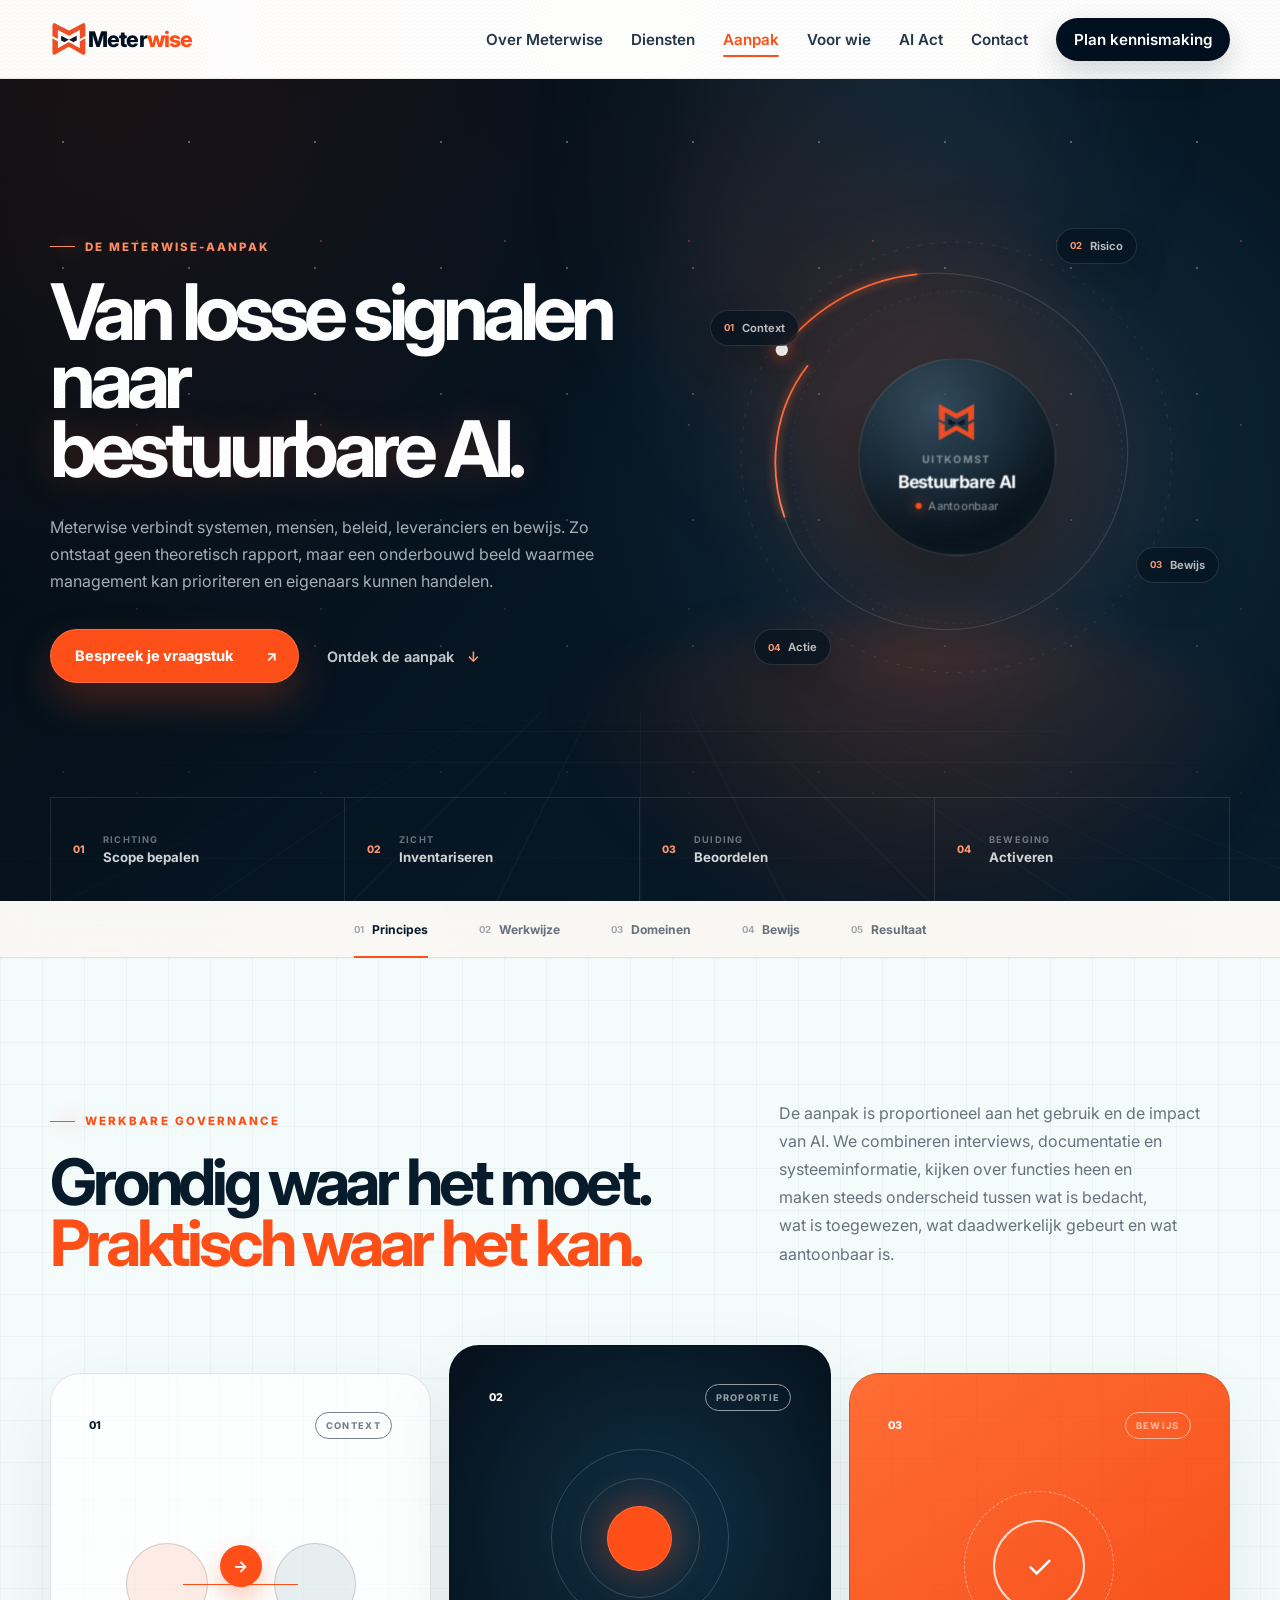
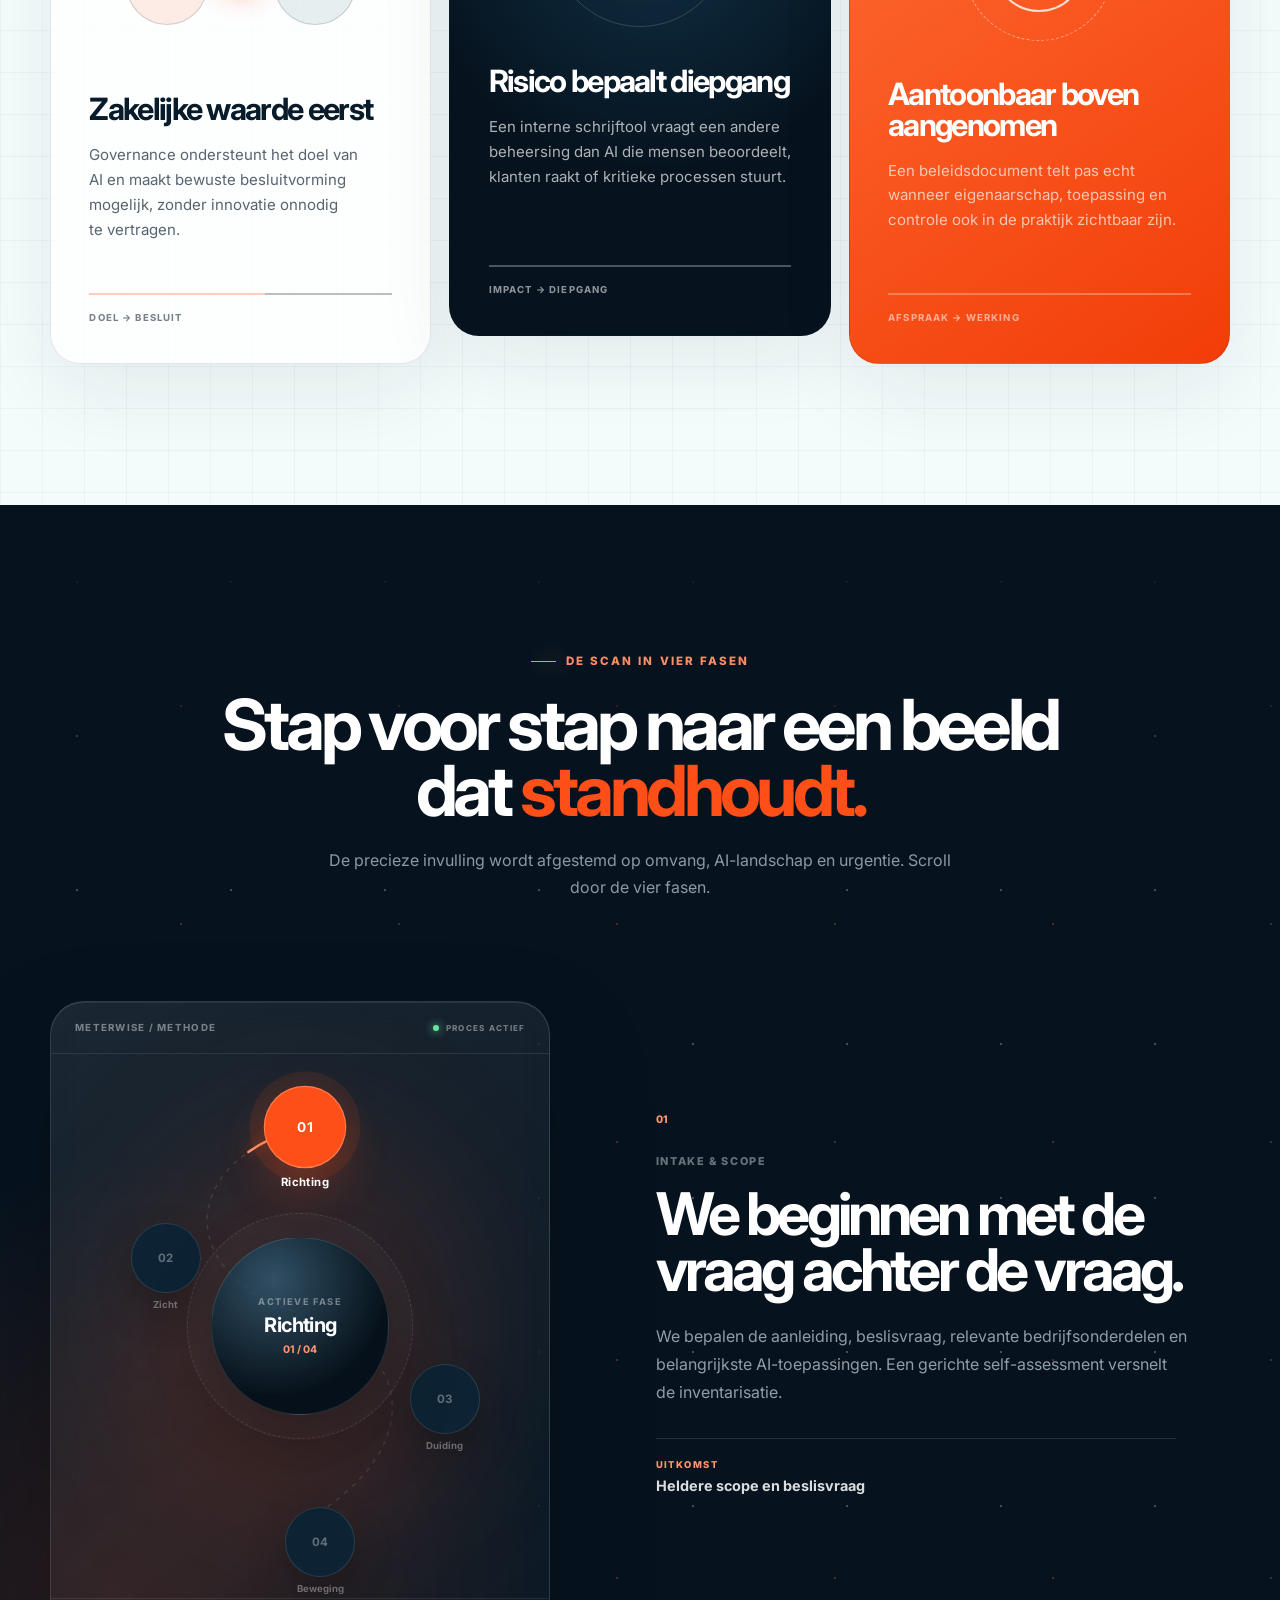
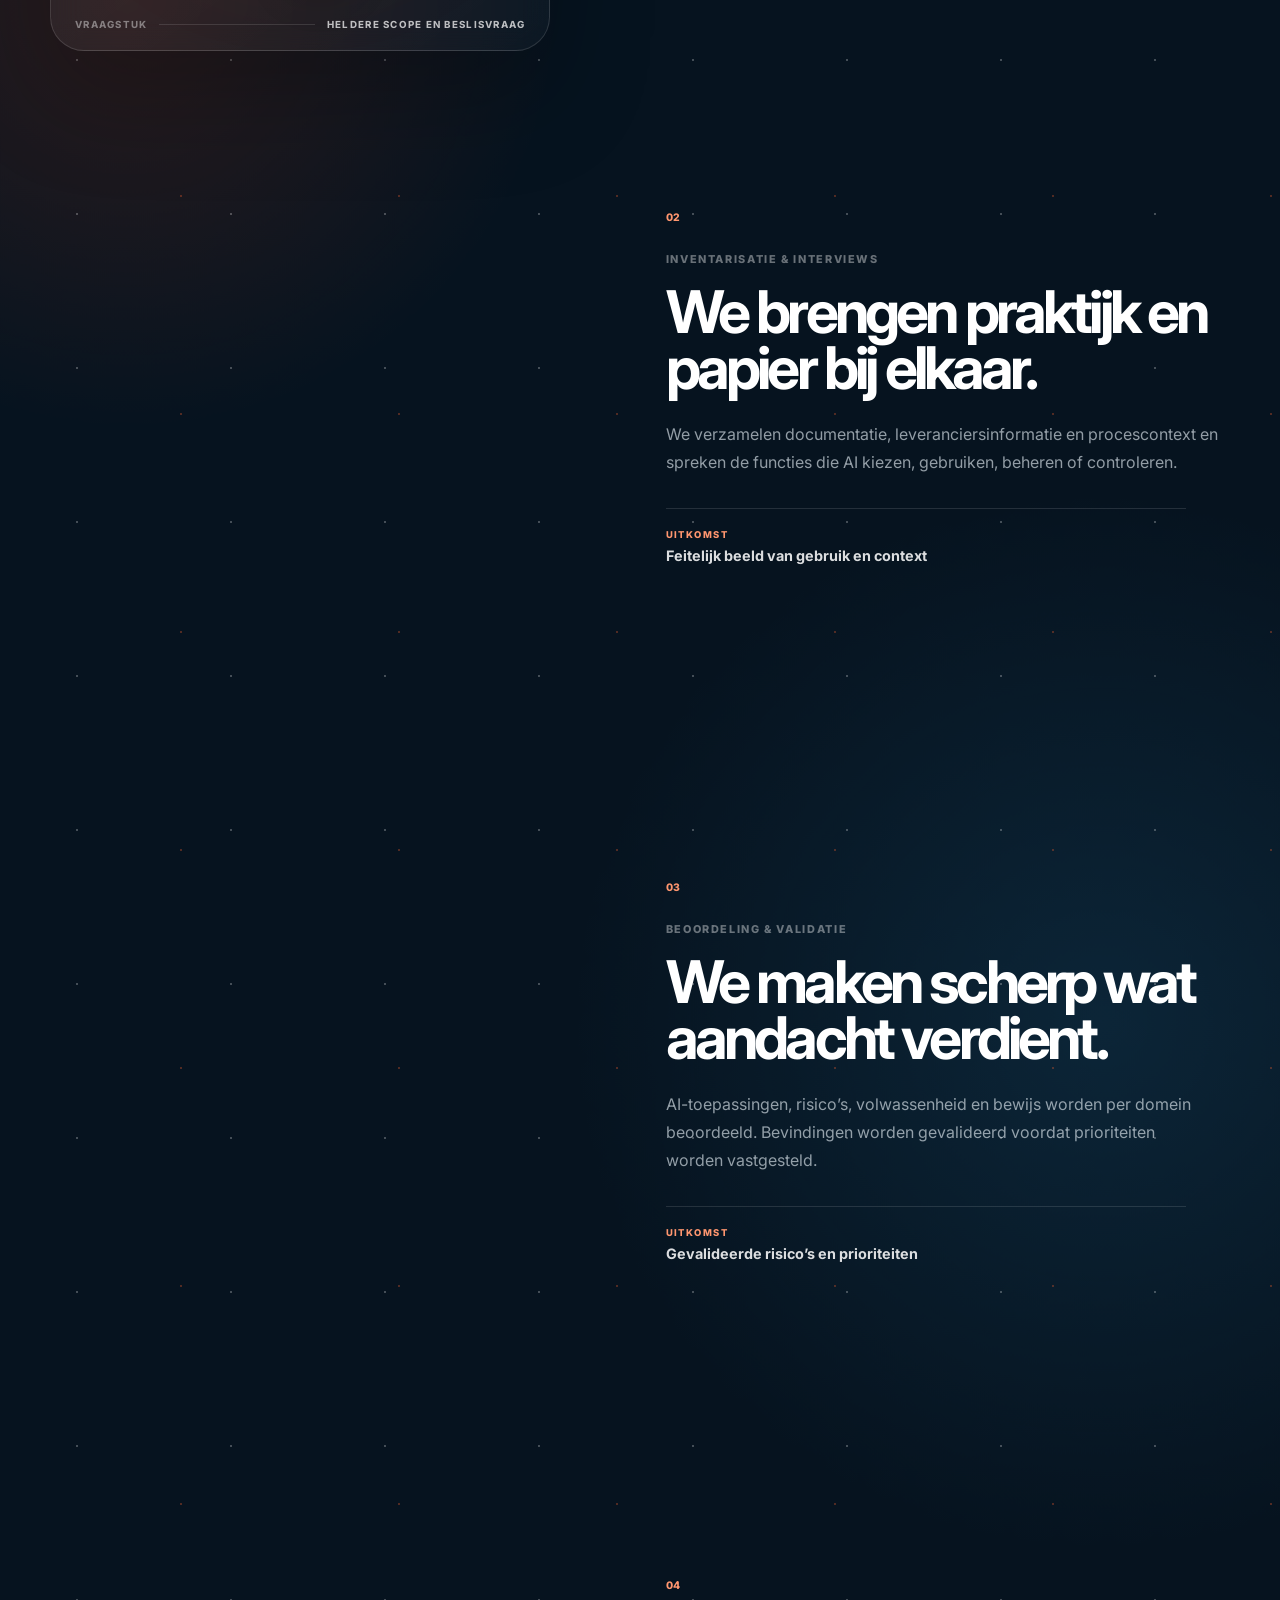
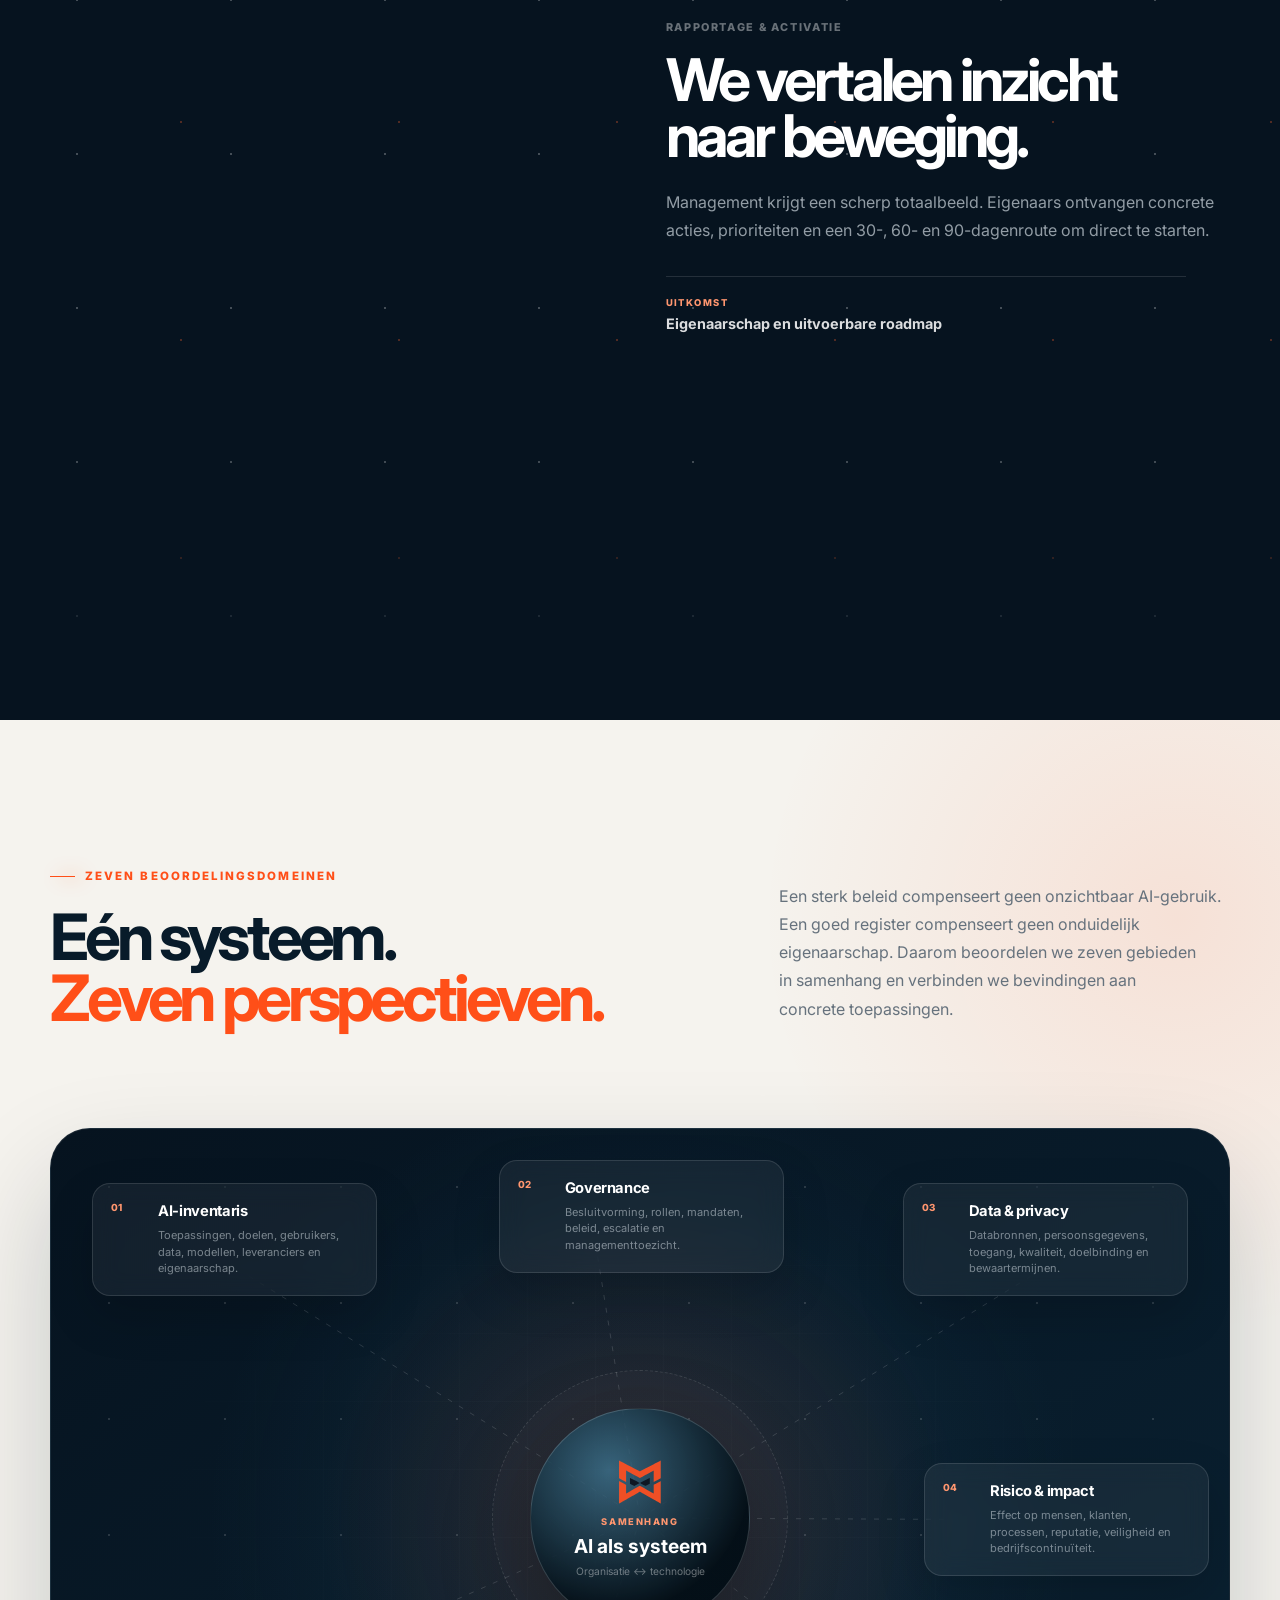
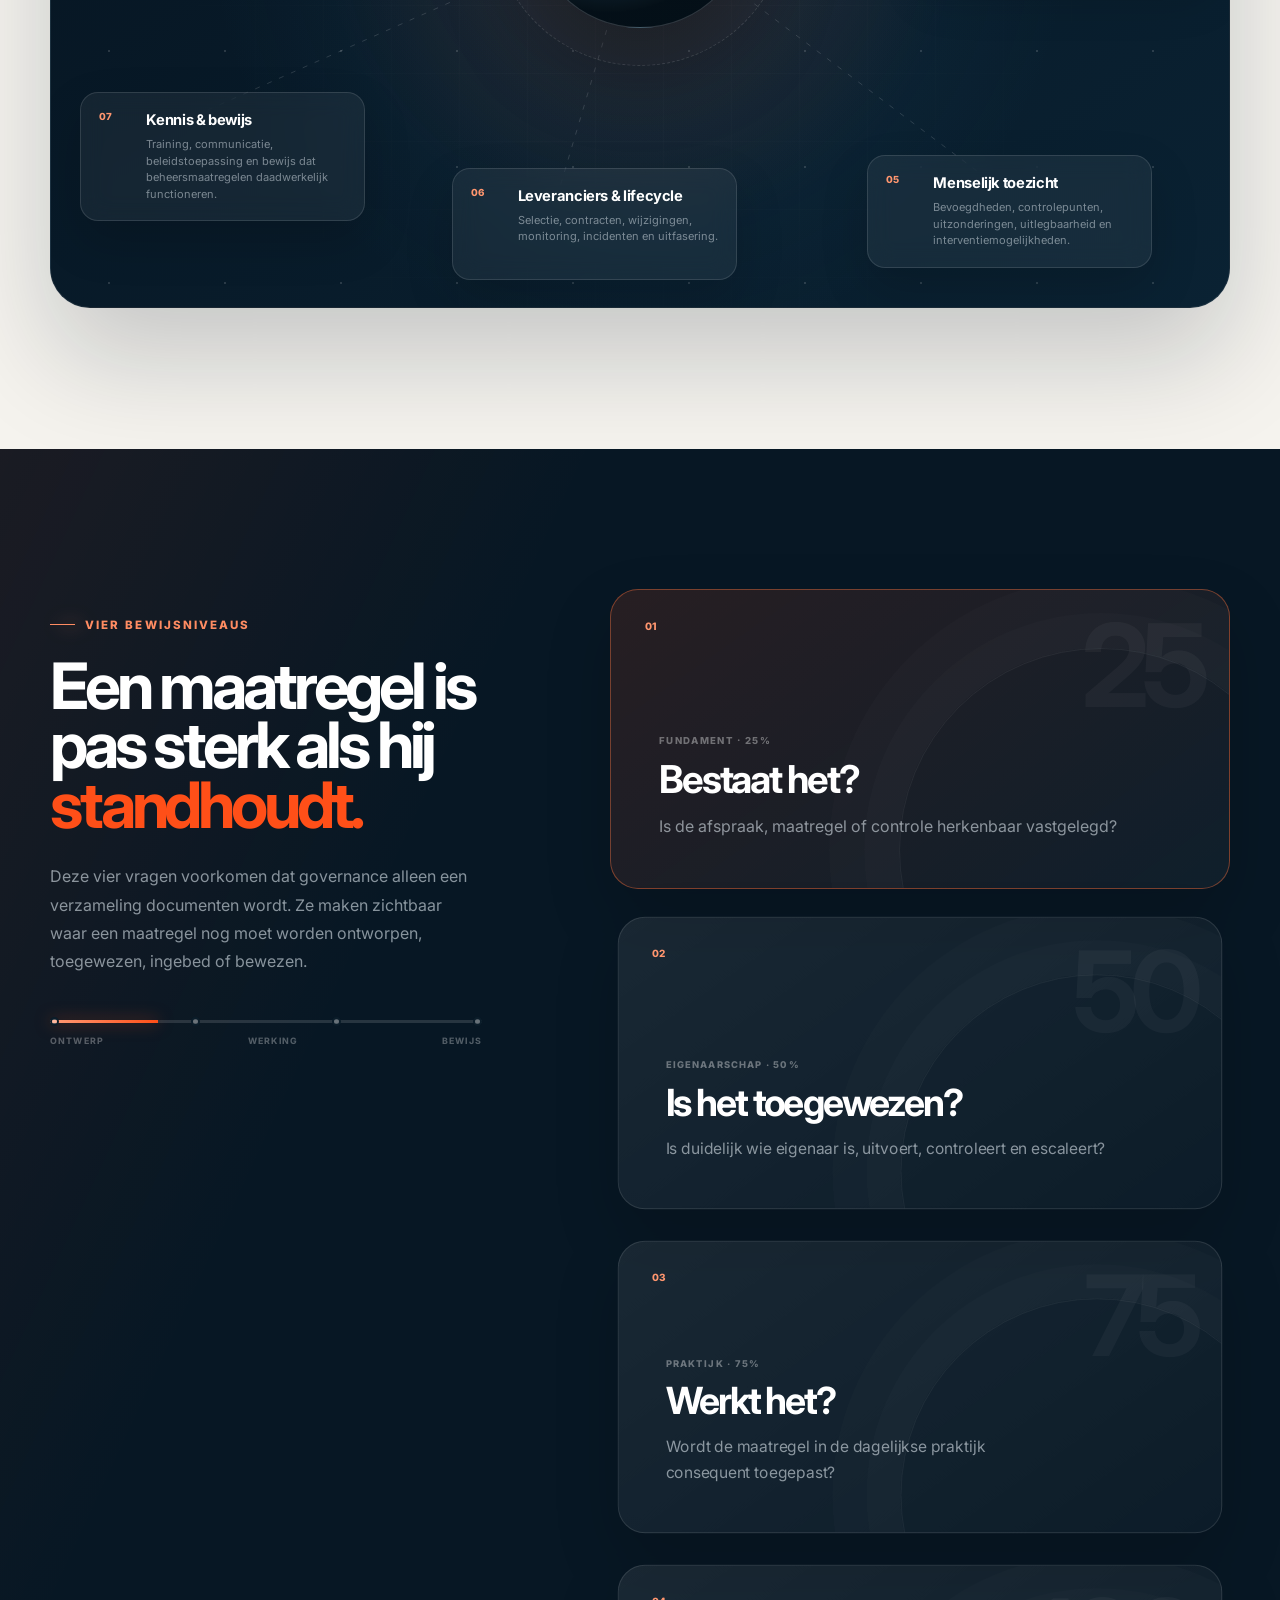
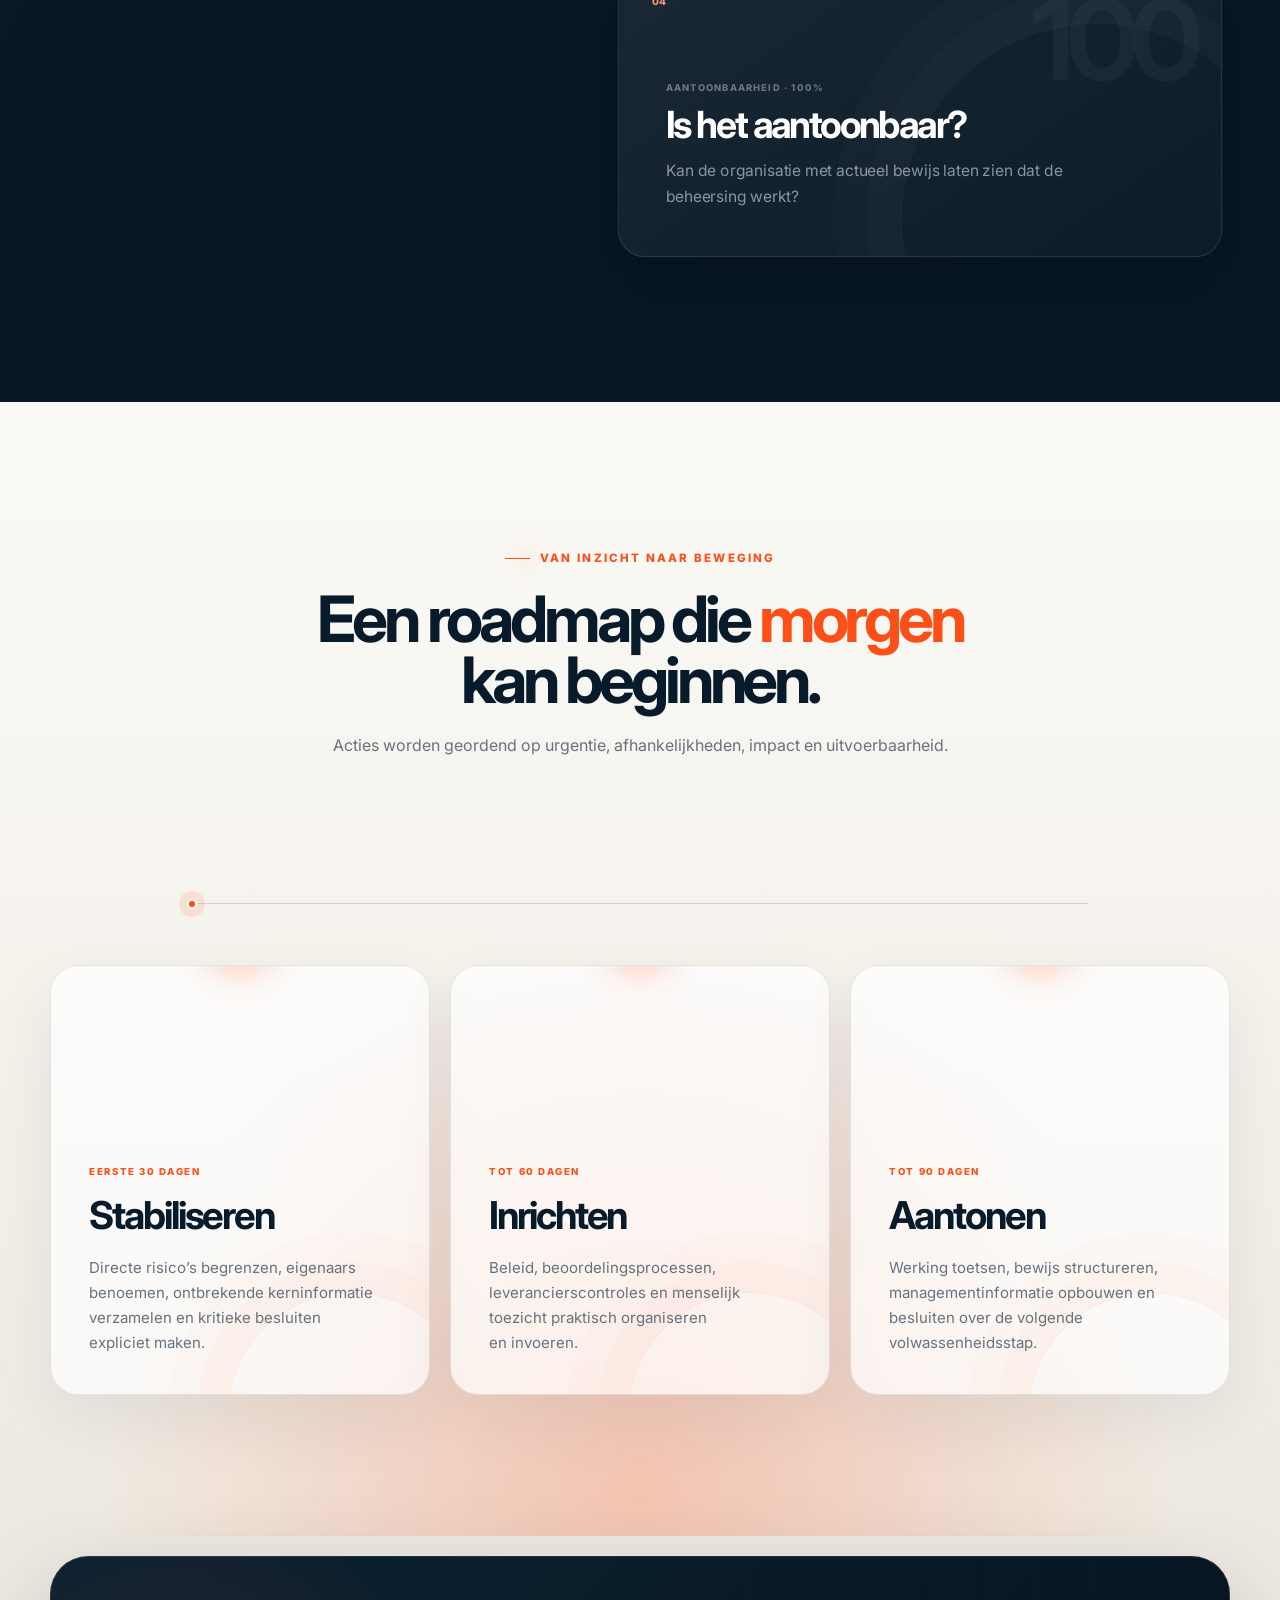
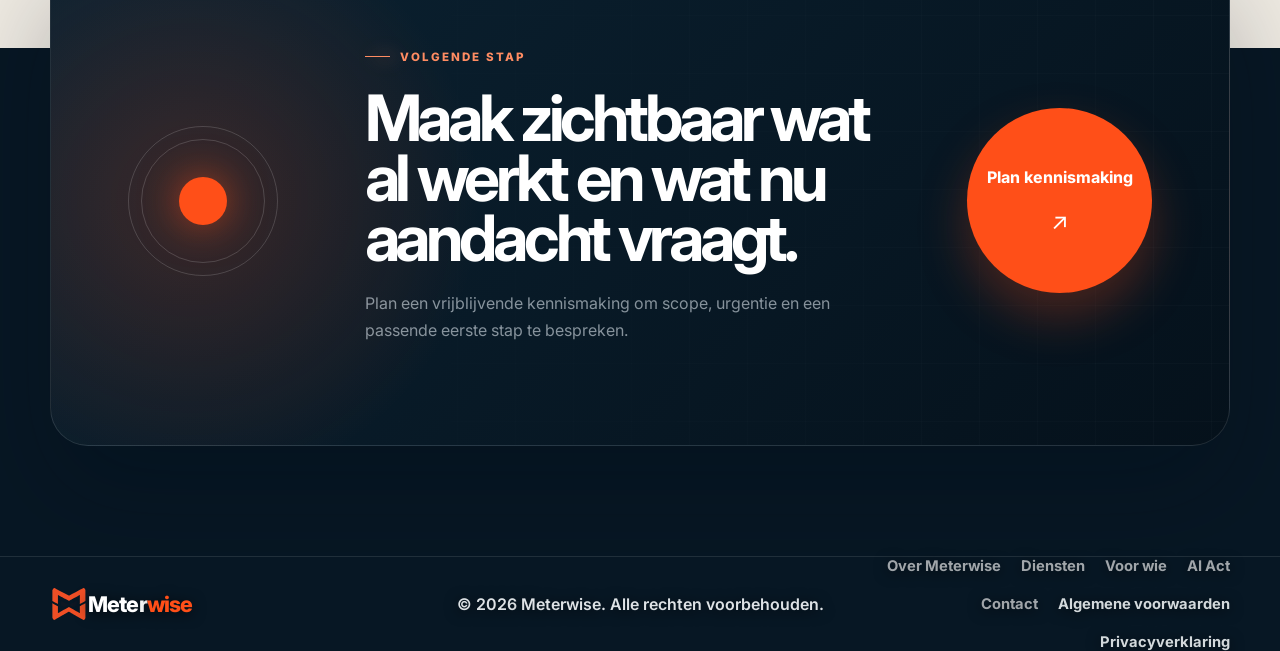
<file: aanpak/index.html>
<!doctype html>
<html lang="nl" class="no-js">
<head>
  <meta charset="utf-8">
  <meta name="viewport" content="width=device-width, initial-scale=1">
  <title>Aanpak | Meterwise</title>
  <meta name="description" content="Bekijk hoe Meterwise AI-gebruik inventariseert, governance en risico’s onderzoekt en bevindingen vertaalt naar een concrete 90-dagenroadmap.">
  <meta name="theme-color" content="#06131f">
  <meta property="og:type" content="website">
  <meta property="og:locale" content="nl_NL">
  <meta property="og:site_name" content="Meterwise">
  <meta property="og:title" content="Aanpak | Meterwise">
  <meta property="og:description" content="Van inventarisatie en bewijsreview naar heldere prioriteiten, eigenaarschap en acties.">
  <meta property="og:url" content="https://meterwise.nl/aanpak/">
  <meta property="og:image" content="https://meterwise.nl/assets/og-meterwise-logo.jpg">
  <link rel="icon" href="../assets/favicon.svg" type="image/svg+xml">
  <link rel="preconnect" href="https://fonts.googleapis.com">
  <link rel="preconnect" href="https://fonts.gstatic.com" crossorigin>
  <link href="https://fonts.googleapis.com/css2?family=Inter:wght@400;500;600;700;800&amp;display=swap" rel="stylesheet">
  <link rel="stylesheet" href="../styles.css?v=20260810-cosmic">
  <link rel="stylesheet" href="../pages.css?v=20260813-fullbleed-panels">
  <link rel="stylesheet" href="aanpak.css?v=20260816-journey-v1">
  <script>document.documentElement.classList.replace("no-js", "js");</script>
</head>

<body class="detail-page page-aanpak approach-journey-page">
  <a class="skip-link" href="#main-content">Ga naar hoofdinhoud</a>
  <div class="scroll-progress" aria-hidden="true"><span></span></div>
  <div class="site-grain" aria-hidden="true"></div>

  <header class="site-header" id="top">
    <nav class="nav container" aria-label="Hoofdnavigatie">
      <a class="brand" href="/" aria-label="Meterwise home">
        <img src="../assets/favicon.svg" alt="" class="brand-mark">
        <span>Meter<span>wise</span></span>
      </a>
      <button class="nav-toggle" type="button" aria-label="Menu openen" aria-expanded="false"><span></span><span></span></button>
      <div class="nav-links" data-nav-links>
        <a href="/">Over Meterwise</a>
        <a href="/diensten/">Diensten</a>
        <a href="/aanpak/" aria-current="page">Aanpak</a>
        <a href="/voor-wie/">Voor wie</a>
        <a href="/ai-act/">AI Act</a>
        <a href="/contact/">Contact</a>
        <a class="nav-cta" href="/kennismaking/">Plan kennismaking</a>
      </div>
    </nav>
  </header>

  <main id="main-content" class="approach-main">
    <section class="approach-hero" id="intro" aria-labelledby="approach-title">
      <div class="approach-hero-grid" aria-hidden="true"></div>
      <div class="approach-aurora" aria-hidden="true"></div>
      <div class="container approach-hero-inner">
        <div class="approach-hero-copy reveal">
          <p class="approach-kicker"><span aria-hidden="true"></span> De Meterwise-aanpak</p>
          <h1 id="approach-title">Van losse signalen naar <em>bestuurbare AI.</em></h1>
          <p class="approach-lead">
            Meterwise verbindt systemen, mensen, beleid, leveranciers en bewijs. Zo ontstaat geen theoretisch
            rapport, maar een onderbouwd beeld waarmee management kan prioriteren en eigenaars kunnen handelen.
          </p>
          <div class="approach-actions">
            <a class="approach-button approach-button-primary" href="/kennismaking/">Bespreek je vraagstuk <span aria-hidden="true">↗</span></a>
            <a class="approach-text-link" href="#principes">Ontdek de aanpak <span aria-hidden="true">↓</span></a>
          </div>
        </div>

        <div class="approach-orbit-wrap reveal" data-approach-orbit aria-label="Van context via beoordeling naar aantoonbare actie">
          <div class="orbit-glow" aria-hidden="true"></div>
          <div class="approach-orbit">
            <svg viewBox="0 0 620 620" aria-hidden="true">
              <defs>
                <linearGradient id="orbitStroke" x1="0" y1="0" x2="1" y2="1">
                  <stop offset="0" stop-color="#ff4f18"/>
                  <stop offset="0.55" stop-color="#ff9a70"/>
                  <stop offset="1" stop-color="#ffffff" stop-opacity=".2"/>
                </linearGradient>
                <filter id="orbitGlow"><feGaussianBlur stdDeviation="5" result="blur"/><feMerge><feMergeNode in="blur"/><feMergeNode in="SourceGraphic"/></feMerge></filter>
              </defs>
              <circle class="orbit-ring orbit-ring-one" cx="310" cy="310" r="244"/>
              <circle class="orbit-ring orbit-ring-two" cx="310" cy="310" r="188"/>
              <circle class="orbit-ring orbit-ring-three" cx="310" cy="310" r="126"/>
              <path class="orbit-route" d="M112 188 C225 45 437 92 491 233 C548 382 410 535 252 500 C110 468 65 303 142 205"/>
              <path class="orbit-route-active" d="M112 188 C225 45 437 92 491 233 C548 382 410 535 252 500 C110 468 65 303 142 205"/>
              <circle class="orbit-signal" cx="112" cy="188" r="7"/>
            </svg>
            <div class="orbit-core">
              <img src="../assets/favicon.svg" alt="" aria-hidden="true">
              <small>Uitkomst</small>
              <strong>Bestuurbare AI</strong>
              <span><i></i> Aantoonbaar</span>
            </div>
            <span class="orbit-label orbit-label-context"><b>01</b> Context</span>
            <span class="orbit-label orbit-label-risk"><b>02</b> Risico</span>
            <span class="orbit-label orbit-label-proof"><b>03</b> Bewijs</span>
            <span class="orbit-label orbit-label-action"><b>04</b> Actie</span>
          </div>
        </div>
      </div>

      <div class="container approach-hero-route reveal" aria-label="De aanpak in vier bewegingen">
        <div><span>01</span><p><small>Richting</small><strong>Scope bepalen</strong></p></div>
        <div><span>02</span><p><small>Zicht</small><strong>Inventariseren</strong></p></div>
        <div><span>03</span><p><small>Duiding</small><strong>Beoordelen</strong></p></div>
        <div><span>04</span><p><small>Beweging</small><strong>Activeren</strong></p></div>
      </div>
    </section>

    <nav class="approach-story-nav" aria-label="Op deze pagina">
      <div class="container">
        <a href="#principes" data-approach-link><span>01</span> Principes</a>
        <a href="#werkwijze" data-approach-link><span>02</span> Werkwijze</a>
        <a href="#domeinen" data-approach-link><span>03</span> Domeinen</a>
        <a href="#bewijs" data-approach-link><span>04</span> Bewijs</a>
        <a href="#resultaat" data-approach-link><span>05</span> Resultaat</a>
      </div>
    </nav>

    <section class="approach-section approach-principles" id="principes" data-approach-section>
      <div class="container">
        <div class="approach-heading approach-heading-split reveal">
          <div>
            <p class="approach-kicker approach-kicker-dark"><span aria-hidden="true"></span> Werkbare governance</p>
            <h2>Grondig waar het moet.<br><em>Praktisch waar het kan.</em></h2>
          </div>
          <p>
            De aanpak is proportioneel aan het gebruik en de impact van AI. We combineren interviews,
            documentatie en systeeminformatie, kijken over functies heen en maken steeds onderscheid tussen
            wat is bedacht, wat is toegewezen, wat daadwerkelijk gebeurt en wat aantoonbaar is.
          </p>
        </div>

        <div class="principle-stage" data-principle-stage>
          <article class="principle-card reveal">
            <div class="principle-card-top"><span>01</span><small>Context</small></div>
            <div class="principle-symbol" aria-hidden="true"><i></i><i></i><b>→</b></div>
            <h3>Zakelijke waarde eerst</h3>
            <p>Governance ondersteunt het doel van AI en maakt bewuste besluitvorming mogelijk, zonder innovatie onnodig te vertragen.</p>
            <div class="principle-meter"><span></span><small>Doel → besluit</small></div>
          </article>
          <article class="principle-card principle-card-dark reveal">
            <div class="principle-card-top"><span>02</span><small>Proportie</small></div>
            <div class="principle-rings" aria-hidden="true"><i></i><i></i><i></i></div>
            <h3>Risico bepaalt diepgang</h3>
            <p>Een interne schrijftool vraagt een andere beheersing dan AI die mensen beoordeelt, klanten raakt of kritieke processen stuurt.</p>
            <div class="principle-meter"><span></span><small>Impact → diepgang</small></div>
          </article>
          <article class="principle-card principle-card-orange reveal">
            <div class="principle-card-top"><span>03</span><small>Bewijs</small></div>
            <div class="principle-proof-mark" aria-hidden="true"><span>✓</span><i></i></div>
            <h3>Aantoonbaar boven aangenomen</h3>
            <p>Een beleidsdocument telt pas echt wanneer eigenaarschap, toepassing en controle ook in de praktijk zichtbaar zijn.</p>
            <div class="principle-meter"><span></span><small>Afspraak → werking</small></div>
          </article>
        </div>
      </div>
    </section>

    <section class="approach-section approach-process" id="werkwijze" data-approach-section>
      <div class="process-stars" aria-hidden="true"></div>
      <div class="container process-intro reveal">
        <p class="approach-kicker"><span aria-hidden="true"></span> De scan in vier fasen</p>
        <h2>Stap voor stap naar een beeld dat <em>standhoudt.</em></h2>
        <p>De precieze invulling wordt afgestemd op omvang, AI-landschap en urgentie. Scroll door de vier fasen.</p>
      </div>

      <div class="container process-story" data-process-story>
        <div class="process-visual-wrap">
          <div class="process-visual" data-process-visual data-stage="0">
            <div class="process-visual-top"><span>Meterwise / methode</span><small><i></i> Proces actief</small></div>
            <div class="process-display">
              <svg viewBox="0 0 560 640" aria-hidden="true">
                <defs>
                  <linearGradient id="processLine" x1="0" y1="0" x2="0" y2="1"><stop stop-color="#ff9c78"/><stop offset="1" stop-color="#ff4f18"/></linearGradient>
                </defs>
                <path class="process-track" d="M280 72 C120 122 130 260 280 304 C430 348 436 482 280 566"/>
                <path class="process-track-active" d="M280 72 C120 122 130 260 280 304 C430 348 436 482 280 566"/>
              </svg>
              <div class="process-node process-node-1"><b>01</b><span>Richting</span></div>
              <div class="process-node process-node-2"><b>02</b><span>Zicht</span></div>
              <div class="process-node process-node-3"><b>03</b><span>Duiding</span></div>
              <div class="process-node process-node-4"><b>04</b><span>Beweging</span></div>
              <div class="process-core">
                <small>Actieve fase</small>
                <strong data-process-label>Richting</strong>
                <span data-process-count>01 / 04</span>
              </div>
            </div>
            <div class="process-visual-foot"><span>Vraagstuk</span><i></i><span data-process-output>Heldere scope</span></div>
          </div>
        </div>

        <div class="process-chapters">
          <article class="process-chapter reveal" data-process-stage="0" data-label="Richting" data-output="Heldere scope en beslisvraag">
            <span class="process-number">01</span>
            <p class="process-tag">Intake &amp; scope</p>
            <h3>We beginnen met de vraag achter de vraag.</h3>
            <p>We bepalen de aanleiding, beslisvraag, relevante bedrijfsonderdelen en belangrijkste AI-toepassingen. Een gerichte self-assessment versnelt de inventarisatie.</p>
            <div><small>Uitkomst</small><strong>Heldere scope en beslisvraag</strong></div>
          </article>
          <article class="process-chapter reveal" data-process-stage="1" data-label="Zicht" data-output="Feitelijk beeld van gebruik en context">
            <span class="process-number">02</span>
            <p class="process-tag">Inventarisatie &amp; interviews</p>
            <h3>We brengen praktijk en papier bij elkaar.</h3>
            <p>We verzamelen documentatie, leveranciersinformatie en procescontext en spreken de functies die AI kiezen, gebruiken, beheren of controleren.</p>
            <div><small>Uitkomst</small><strong>Feitelijk beeld van gebruik en context</strong></div>
          </article>
          <article class="process-chapter reveal" data-process-stage="2" data-label="Duiding" data-output="Gevalideerde risico’s en prioriteiten">
            <span class="process-number">03</span>
            <p class="process-tag">Beoordeling &amp; validatie</p>
            <h3>We maken scherp wat aandacht verdient.</h3>
            <p>AI-toepassingen, risico’s, volwassenheid en bewijs worden per domein beoordeeld. Bevindingen worden gevalideerd voordat prioriteiten worden vastgesteld.</p>
            <div><small>Uitkomst</small><strong>Gevalideerde risico’s en prioriteiten</strong></div>
          </article>
          <article class="process-chapter reveal" data-process-stage="3" data-label="Beweging" data-output="Eigenaarschap en uitvoerbare roadmap">
            <span class="process-number">04</span>
            <p class="process-tag">Rapportage &amp; activatie</p>
            <h3>We vertalen inzicht naar beweging.</h3>
            <p>Management krijgt een scherp totaalbeeld. Eigenaars ontvangen concrete acties, prioriteiten en een 30-, 60- en 90-dagenroute om direct te starten.</p>
            <div><small>Uitkomst</small><strong>Eigenaarschap en uitvoerbare roadmap</strong></div>
          </article>
        </div>
      </div>
    </section>

    <section class="approach-section approach-domains" id="domeinen" data-approach-section>
      <div class="container">
        <div class="approach-heading approach-heading-split reveal">
          <div>
            <p class="approach-kicker approach-kicker-dark"><span aria-hidden="true"></span> Zeven beoordelingsdomeinen</p>
            <h2>Eén systeem.<br><em>Zeven perspectieven.</em></h2>
          </div>
          <p>Een sterk beleid compenseert geen onzichtbaar AI-gebruik. Een goed register compenseert geen onduidelijk eigenaarschap. Daarom beoordelen we zeven gebieden in samenhang en verbinden we bevindingen aan concrete toepassingen.</p>
        </div>

        <div class="domain-map reveal" data-domain-map>
          <svg class="domain-connections" viewBox="0 0 1200 760" preserveAspectRatio="none" aria-hidden="true">
            <path d="M600 380 L182 132 M600 380 L552 96 M600 380 L1018 132 M600 380 L1060 382 M600 380 L975 650 M600 380 L510 670 M600 380 L154 570"/>
          </svg>
          <div class="domain-core">
            <div class="domain-core-ring"></div>
            <img src="../assets/favicon.svg" alt="" aria-hidden="true">
            <small>Samenhang</small>
            <strong>AI als systeem</strong>
            <span>Organisatie ↔ technologie</span>
          </div>
          <article class="domain-node domain-node-1"><span>01</span><div><h3>AI-inventaris</h3><p>Toepassingen, doelen, gebruikers, data, modellen, leveranciers en eigenaarschap.</p></div></article>
          <article class="domain-node domain-node-2"><span>02</span><div><h3>Governance</h3><p>Besluitvorming, rollen, mandaten, beleid, escalatie en managementtoezicht.</p></div></article>
          <article class="domain-node domain-node-3"><span>03</span><div><h3>Data &amp; privacy</h3><p>Databronnen, persoonsgegevens, toegang, kwaliteit, doelbinding en bewaartermijnen.</p></div></article>
          <article class="domain-node domain-node-4"><span>04</span><div><h3>Risico &amp; impact</h3><p>Effect op mensen, klanten, processen, reputatie, veiligheid en bedrijfscontinuïteit.</p></div></article>
          <article class="domain-node domain-node-5"><span>05</span><div><h3>Menselijk toezicht</h3><p>Bevoegdheden, controlepunten, uitzonderingen, uitlegbaarheid en interventiemogelijkheden.</p></div></article>
          <article class="domain-node domain-node-6"><span>06</span><div><h3>Leveranciers &amp; lifecycle</h3><p>Selectie, contracten, wijzigingen, monitoring, incidenten en uitfasering.</p></div></article>
          <article class="domain-node domain-node-7"><span>07</span><div><h3>Kennis &amp; bewijs</h3><p>Training, communicatie, beleidstoepassing en bewijs dat beheersmaatregelen daadwerkelijk functioneren.</p></div></article>
        </div>
      </div>
    </section>

    <section class="approach-section approach-evidence" id="bewijs" data-approach-section>
      <div class="container evidence-story" data-evidence-story>
        <div class="evidence-intro reveal">
          <p class="approach-kicker"><span aria-hidden="true"></span> Vier bewijsniveaus</p>
          <h2>Een maatregel is pas sterk als hij <em>standhoudt.</em></h2>
          <p>Deze vier vragen voorkomen dat governance alleen een verzameling documenten wordt. Ze maken zichtbaar waar een maatregel nog moet worden ontworpen, toegewezen, ingebed of bewezen.</p>
          <div class="evidence-scale" aria-hidden="true"><span data-evidence-fill></span><i></i><i></i><i></i><i></i></div>
          <div class="evidence-scale-labels"><span>Ontwerp</span><span>Werking</span><span>Bewijs</span></div>
        </div>

        <div class="evidence-levels">
          <article class="evidence-level reveal" data-evidence-level="0">
            <span>01</span><small>Fundament · 25%</small><h3>Bestaat het?</h3><p>Is de afspraak, maatregel of controle herkenbaar vastgelegd?</p><b aria-hidden="true">25</b>
          </article>
          <article class="evidence-level reveal" data-evidence-level="1">
            <span>02</span><small>Eigenaarschap · 50%</small><h3>Is het toegewezen?</h3><p>Is duidelijk wie eigenaar is, uitvoert, controleert en escaleert?</p><b aria-hidden="true">50</b>
          </article>
          <article class="evidence-level reveal" data-evidence-level="2">
            <span>03</span><small>Praktijk · 75%</small><h3>Werkt het?</h3><p>Wordt de maatregel in de dagelijkse praktijk consequent toegepast?</p><b aria-hidden="true">75</b>
          </article>
          <article class="evidence-level reveal" data-evidence-level="3">
            <span>04</span><small>Aantoonbaarheid · 100%</small><h3>Is het aantoonbaar?</h3><p>Kan de organisatie met actueel bewijs laten zien dat de beheersing werkt?</p><b aria-hidden="true">100</b>
          </article>
        </div>
      </div>
    </section>

    <section class="approach-section approach-roadmap" id="resultaat" data-approach-section>
      <div class="container">
        <div class="roadmap-heading reveal">
          <p class="approach-kicker approach-kicker-dark"><span aria-hidden="true"></span> Van inzicht naar beweging</p>
          <h2>Een roadmap die <em>morgen</em> kan beginnen.</h2>
          <p>Acties worden geordend op urgentie, afhankelijkheden, impact en uitvoerbaarheid.</p>
        </div>

        <div class="roadmap-stage" data-roadmap-stage>
          <div class="roadmap-horizon" aria-hidden="true"><span data-roadmap-fill></span><i></i></div>
          <article class="roadmap-card reveal">
            <div class="roadmap-time"><strong>30</strong><span>dagen</span></div>
            <small>Eerste 30 dagen</small>
            <h3>Stabiliseren</h3>
            <p>Directe risico’s begrenzen, eigenaars benoemen, ontbrekende kerninformatie verzamelen en kritieke besluiten expliciet maken.</p>
          </article>
          <article class="roadmap-card reveal">
            <div class="roadmap-time"><strong>60</strong><span>dagen</span></div>
            <small>Tot 60 dagen</small>
            <h3>Inrichten</h3>
            <p>Beleid, beoordelingsprocessen, leverancierscontroles en menselijk toezicht praktisch organiseren en invoeren.</p>
          </article>
          <article class="roadmap-card reveal">
            <div class="roadmap-time"><strong>90</strong><span>dagen</span></div>
            <small>Tot 90 dagen</small>
            <h3>Aantonen</h3>
            <p>Werking toetsen, bewijs structureren, managementinformatie opbouwen en besluiten over de volgende volwassenheidsstap.</p>
          </article>
        </div>
      </div>
    </section>

    <section class="approach-closing">
      <div class="container">
        <div class="approach-closing-card reveal">
          <div class="closing-signal" aria-hidden="true"><i></i><i></i><span></span></div>
          <div>
            <p class="approach-kicker"><span aria-hidden="true"></span> Volgende stap</p>
            <h2>Maak zichtbaar wat al werkt en wat nu aandacht vraagt.</h2>
            <p>Plan een vrijblijvende kennismaking om scope, urgentie en een passende eerste stap te bespreken.</p>
          </div>
          <a class="approach-closing-button" href="/kennismaking/"><span>Plan kennismaking</span><b aria-hidden="true">↗</b></a>
        </div>
      </div>
    </section>
  </main>

  <button class="back-to-top" type="button" aria-label="Terug naar boven" data-back-to-top><span aria-hidden="true">↑</span></button>

  <footer class="site-footer approach-footer">
    <div class="container footer-grid">
      <a class="brand footer-brand" href="/"><img src="../assets/favicon.svg" alt="" class="brand-mark"><span>Meter<span>wise</span></span></a>
      <p>© <span id="year"></span> Meterwise. Alle rechten voorbehouden.</p>
      <div class="footer-links">
        <a href="/">Over Meterwise</a>
        <a href="/diensten/">Diensten</a>
        <a href="/voor-wie/">Voor wie</a>
        <a href="/ai-act/">AI Act</a>
        <a href="/contact/">Contact</a>
        <a href="/algemene-voorwaarden/">Algemene voorwaarden</a>
        <a href="/privacyverklaring/">Privacyverklaring</a>
      </div>
    </div>
  </footer>

  <script src="../script.js?v=20260810-cosmic"></script>
  <script src="aanpak.js?v=20260816-journey-v1"></script>
</body>
</html>
</file>
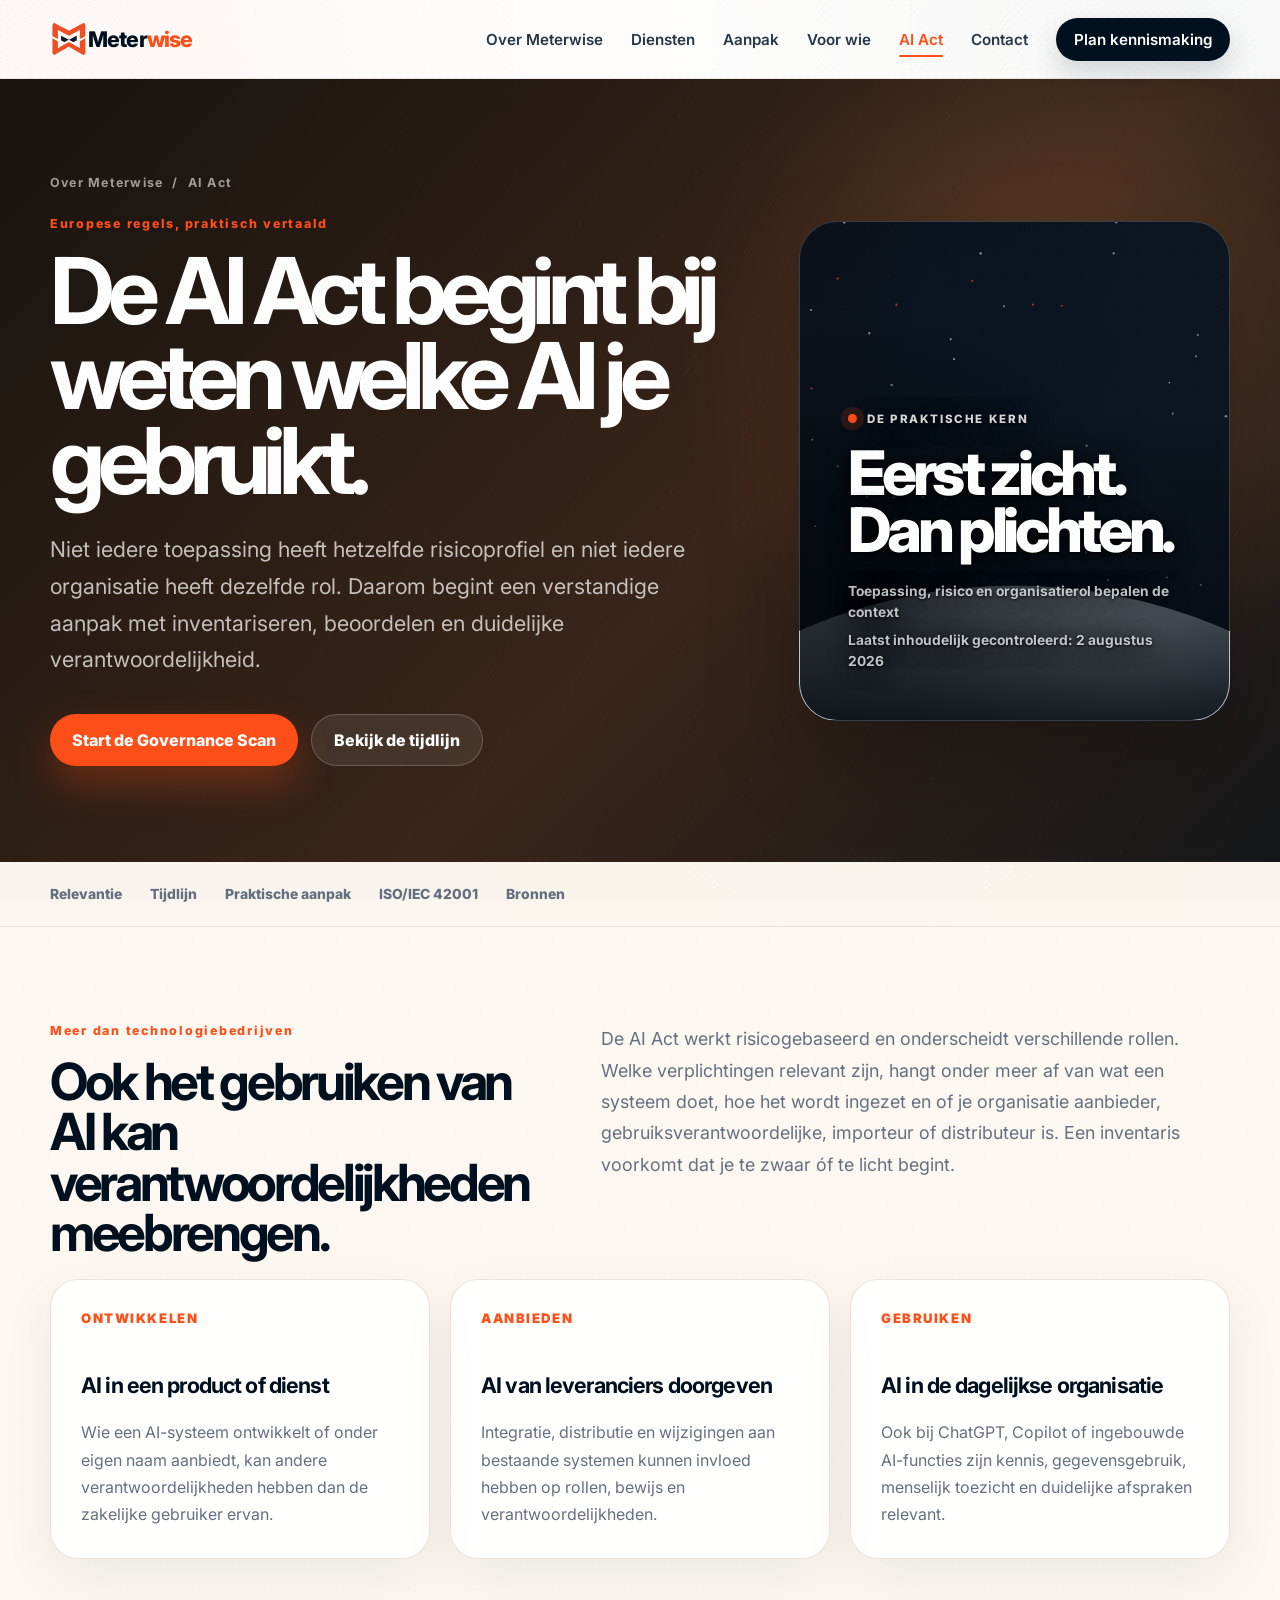
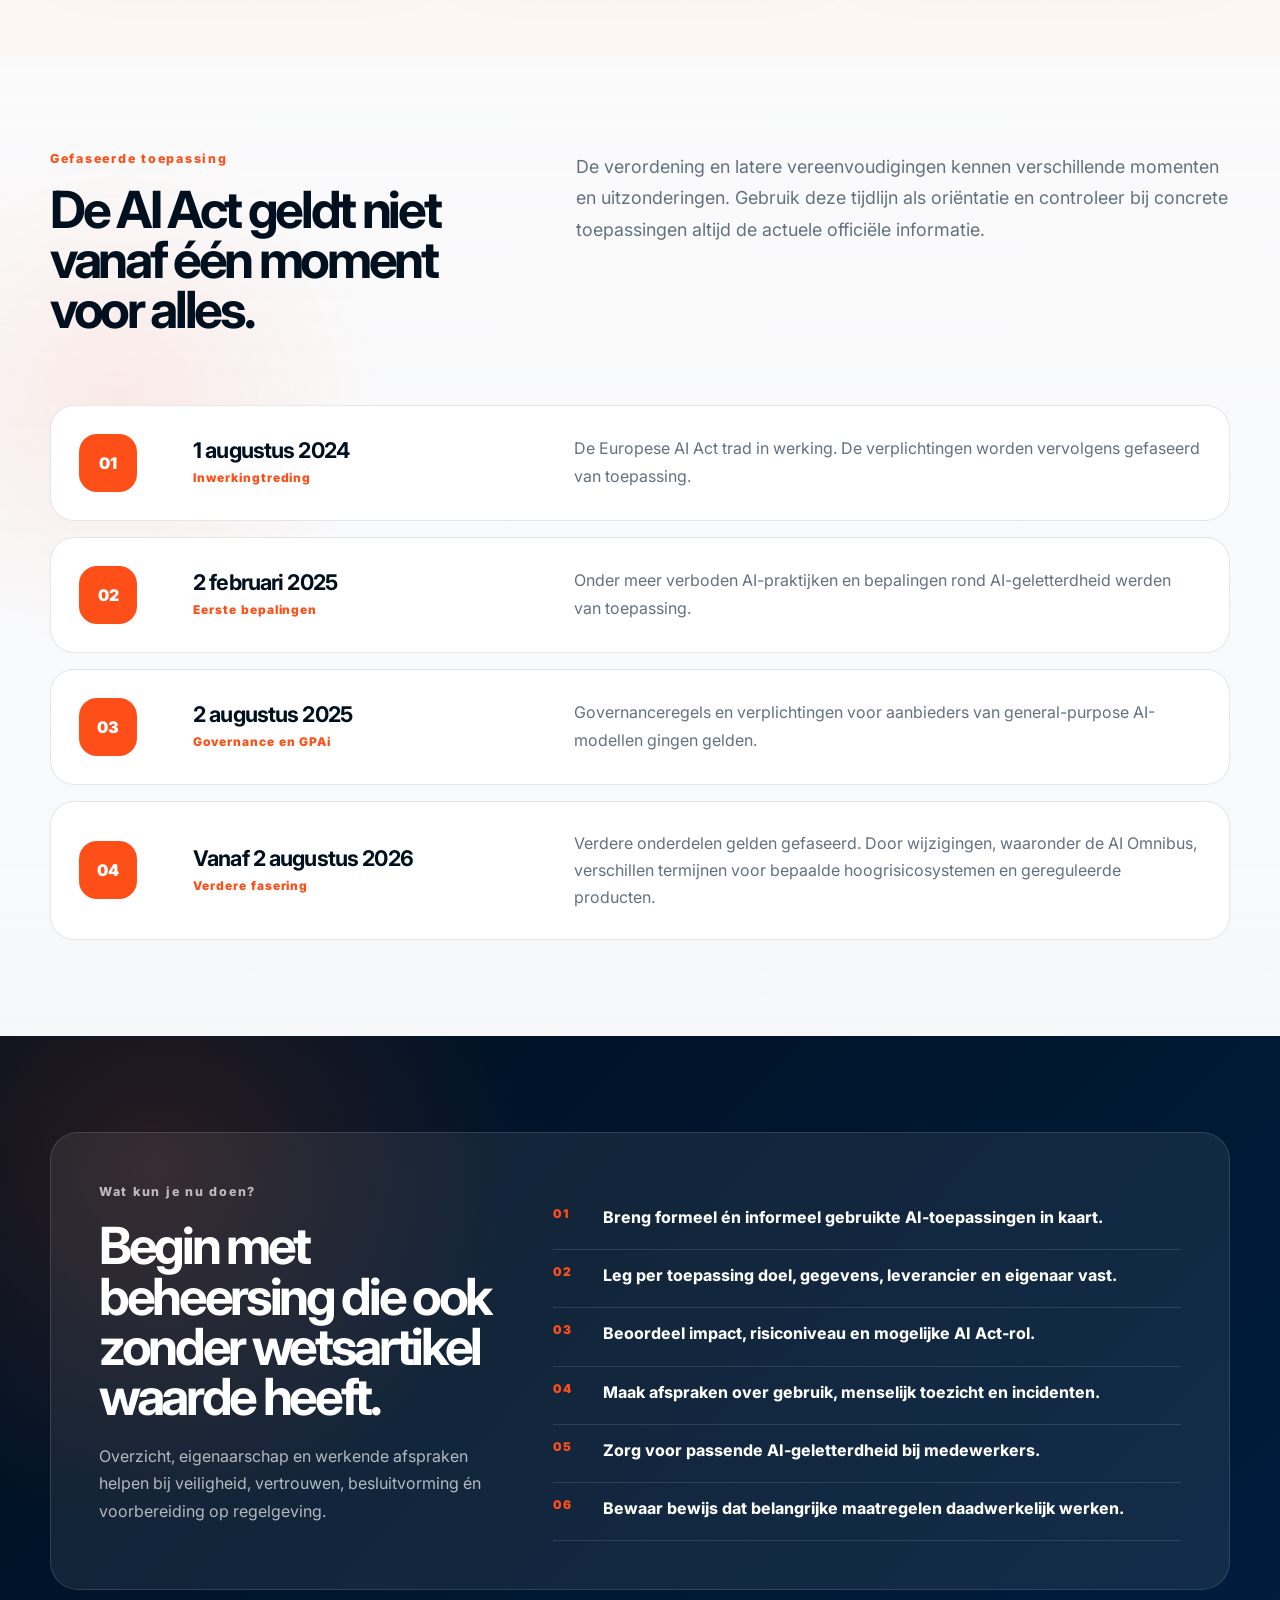
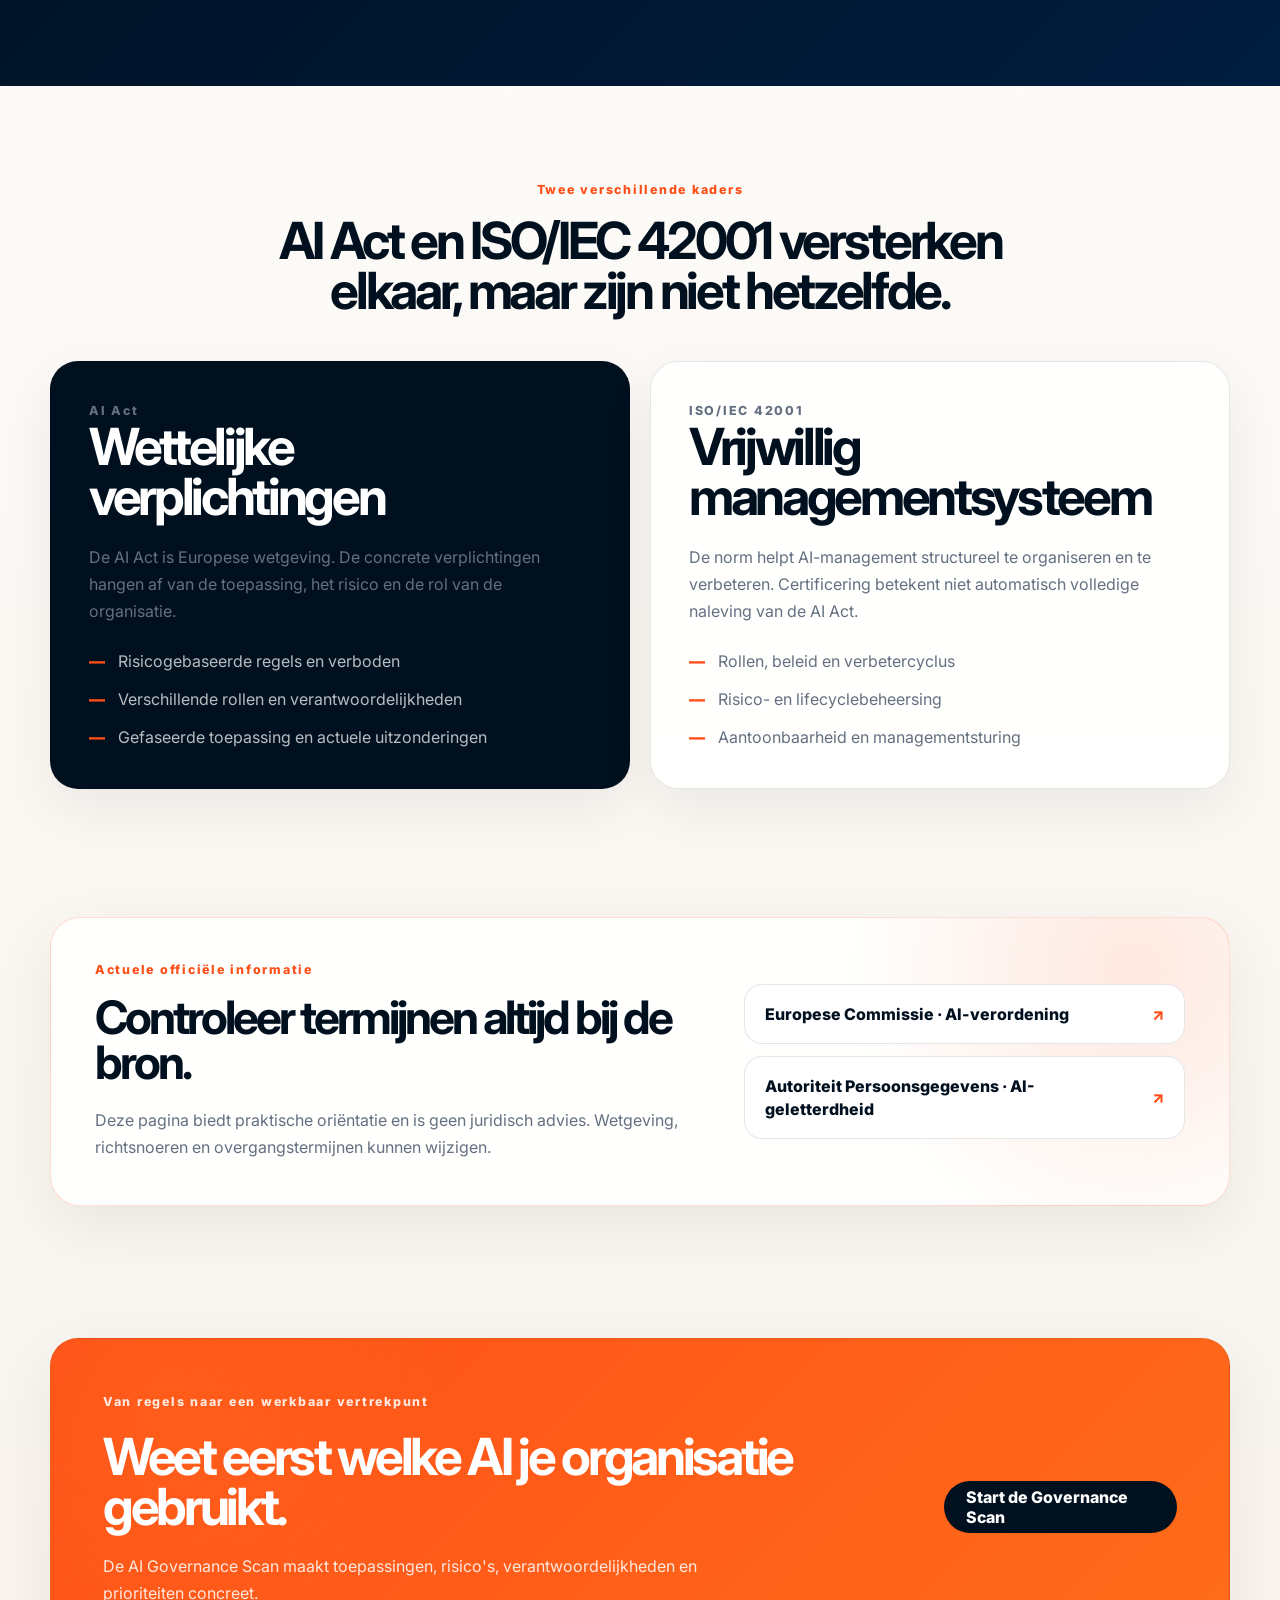
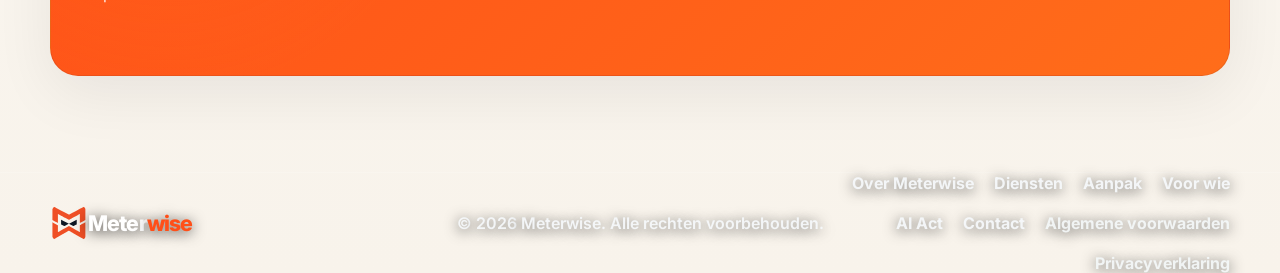
<file: ai-act/index.html>
<!doctype html>
<html lang="nl" class="no-js">
<head>
  <meta charset="utf-8">
  <meta name="viewport" content="width=device-width, initial-scale=1">
  <title>AI Act praktisch uitgelegd | Meterwise</title>
  <meta name="description" content="Lees wat de AI Act praktisch betekent voor organisaties die AI ontwikkelen, aanbieden of gebruiken en hoe je begint met werkbare AI-governance.">
  <meta name="theme-color" content="#00101F">
  <meta property="og:type" content="website">
  <meta property="og:locale" content="nl_NL">
  <meta property="og:site_name" content="Meterwise">
  <meta property="og:title" content="AI Act praktisch uitgelegd | Meterwise">
  <meta property="og:description" content="Van Europese regels naar overzicht, verantwoordelijkheden en werkbare maatregelen voor je organisatie.">
  <meta property="og:url" content="https://meterwise.nl/ai-act/">
  <meta property="og:image" content="https://meterwise.nl/assets/og-meterwise-logo.jpg">
  <link rel="icon" href="../assets/favicon.svg" type="image/svg+xml">
  <link rel="preconnect" href="https://fonts.googleapis.com">
  <link rel="preconnect" href="https://fonts.gstatic.com" crossorigin>
  <link href="https://fonts.googleapis.com/css2?family=Inter:wght@400;500;600;700;800&amp;display=swap" rel="stylesheet">
  <link rel="stylesheet" href="../styles.css?v=20260810-cosmic">
  <link rel="stylesheet" href="../pages.css?v=20260813-fullbleed-panels">
  <script>document.documentElement.classList.replace("no-js", "js");</script>
</head>

<body class="detail-page page-ai-act">
  <a class="skip-link" href="#main-content">Ga naar hoofdinhoud</a>
  <div class="scroll-progress" aria-hidden="true"><span></span></div>
  <div class="site-grain" aria-hidden="true"></div>

  <header class="site-header" id="top">
    <nav class="nav container" aria-label="Hoofdnavigatie">
      <a class="brand" href="/" aria-label="Meterwise home">
        <img src="../assets/favicon.svg" alt="" class="brand-mark">
        <span>Meter<span>wise</span></span>
      </a>
      <button class="nav-toggle" type="button" aria-label="Menu openen" aria-expanded="false"><span></span><span></span></button>
      <div class="nav-links" data-nav-links>
        <a href="/">Over Meterwise</a>
        <a href="/diensten/">Diensten</a>
        <a href="/aanpak/">Aanpak</a>
        <a href="/voor-wie/">Voor wie</a>
        <a href="/ai-act/" aria-current="page">AI Act</a>
        <a href="/contact/">Contact</a>
        <a class="nav-cta" href="/kennismaking/">Plan kennismaking</a>
      </div>
    </nav>
  </header>

  <main id="main-content">
    <section class="page-hero">
      <div class="container page-hero-grid">
        <div class="reveal">
          <div class="breadcrumb"><a href="/">Over Meterwise</a><span>/</span><span>AI Act</span></div>
          <p class="eyebrow">Europese regels, praktisch vertaald</p>
          <h1>De AI Act begint bij weten welke AI je gebruikt.</h1>
          <p class="page-hero-lead">
            Niet iedere toepassing heeft hetzelfde risicoprofiel en niet iedere organisatie heeft dezelfde rol.
            Daarom begint een verstandige aanpak met inventariseren, beoordelen en duidelijke verantwoordelijkheid.
          </p>
          <div class="page-hero-actions">
            <a class="button primary" href="/kennismaking/?onderwerp=governance-scan">Start de Governance Scan</a>
            <a class="button secondary" href="#tijdlijn">Bekijk de tijdlijn</a>
          </div>
        </div>
        <aside class="page-signal act-portal cosmic-infographic cosmic-moonlight cosmic-moonlight-shift reveal" aria-label="Praktische kern van de AI Act">
          <span class="signal-label">De praktische kern</span>
          <strong class="signal-value">Eerst zicht. Dan plichten.</strong>
          <div class="signal-meta">
            <span>Toepassing, risico en organisatierol bepalen de context</span>
            <span>Laatst inhoudelijk gecontroleerd: 2 augustus 2026</span>
          </div>
        </aside>
      </div>
    </section>

    <nav class="page-nav" aria-label="Op deze pagina">
      <div class="container page-nav-inner">
        <a href="#relevantie">Relevantie</a>
        <a href="#tijdlijn">Tijdlijn</a>
        <a href="#praktijk">Praktische aanpak</a>
        <a href="#iso">ISO/IEC 42001</a>
        <a href="#bronnen">Bronnen</a>
      </div>
    </nav>

    <section class="section" id="relevantie">
      <div class="container">
        <div class="page-intro">
          <div class="section-heading reveal">
            <p class="eyebrow">Meer dan technologiebedrijven</p>
            <h2>Ook het gebruiken van AI kan verantwoordelijkheden meebrengen.</h2>
          </div>
          <p class="section-text reveal">
            De AI Act werkt risicogebaseerd en onderscheidt verschillende rollen. Welke verplichtingen relevant zijn,
            hangt onder meer af van wat een systeem doet, hoe het wordt ingezet en of je organisatie aanbieder,
            gebruiksverantwoordelijke, importeur of distributeur is. Een inventaris voorkomt dat je te zwaar óf te licht begint.
          </p>
        </div>

        <div class="feature-grid">
          <article class="feature-card reveal">
            <strong>Ontwikkelen</strong>
            <h3>AI in een product of dienst</h3>
            <p>Wie een AI-systeem ontwikkelt of onder eigen naam aanbiedt, kan andere verantwoordelijkheden hebben dan de zakelijke gebruiker ervan.</p>
          </article>
          <article class="feature-card reveal">
            <strong>Aanbieden</strong>
            <h3>AI van leveranciers doorgeven</h3>
            <p>Integratie, distributie en wijzigingen aan bestaande systemen kunnen invloed hebben op rollen, bewijs en verantwoordelijkheden.</p>
          </article>
          <article class="feature-card reveal">
            <strong>Gebruiken</strong>
            <h3>AI in de dagelijkse organisatie</h3>
            <p>Ook bij ChatGPT, Copilot of ingebouwde AI-functies zijn kennis, gegevensgebruik, menselijk toezicht en duidelijke afspraken relevant.</p>
          </article>
        </div>
      </div>
    </section>

    <section class="section services" id="tijdlijn">
      <div class="container">
        <div class="page-intro">
          <div class="section-heading reveal">
            <p class="eyebrow">Gefaseerde toepassing</p>
            <h2>De AI Act geldt niet vanaf één moment voor alles.</h2>
          </div>
          <p class="section-text reveal">
            De verordening en latere vereenvoudigingen kennen verschillende momenten en uitzonderingen.
            Gebruik deze tijdlijn als oriëntatie en controleer bij concrete toepassingen altijd de actuele officiële informatie.
          </p>
        </div>

        <div class="process-steps ai-timeline">
          <article class="step-detail reveal">
            <span>01</span><div><h3>1 augustus 2024</h3><p class="timeline-label">Inwerkingtreding</p></div>
            <p>De Europese AI Act trad in werking. De verplichtingen worden vervolgens gefaseerd van toepassing.</p>
          </article>
          <article class="step-detail reveal">
            <span>02</span><div><h3>2 februari 2025</h3><p class="timeline-label">Eerste bepalingen</p></div>
            <p>Onder meer verboden AI-praktijken en bepalingen rond AI-geletterdheid werden van toepassing.</p>
          </article>
          <article class="step-detail reveal">
            <span>03</span><div><h3>2 augustus 2025</h3><p class="timeline-label">Governance en GPAi</p></div>
            <p>Governanceregels en verplichtingen voor aanbieders van general-purpose AI-modellen gingen gelden.</p>
          </article>
          <article class="step-detail reveal">
            <span>04</span><div><h3>Vanaf 2 augustus 2026</h3><p class="timeline-label">Verdere fasering</p></div>
            <p>Verdere onderdelen gelden gefaseerd. Door wijzigingen, waaronder de AI Omnibus, verschillen termijnen voor bepaalde hoogrisicosystemen en gereguleerde producten.</p>
          </article>
        </div>
      </div>
    </section>

    <section class="section dark-section" id="praktijk">
      <div class="container">
        <div class="question-panel reveal">
          <div>
            <p class="eyebrow">Wat kun je nu doen?</p>
            <h2>Begin met beheersing die ook zonder wetsartikel waarde heeft.</h2>
            <p>Overzicht, eigenaarschap en werkende afspraken helpen bij veiligheid, vertrouwen, besluitvorming én voorbereiding op regelgeving.</p>
          </div>
          <ol class="question-list">
            <li>Breng formeel én informeel gebruikte AI-toepassingen in kaart.</li>
            <li>Leg per toepassing doel, gegevens, leverancier en eigenaar vast.</li>
            <li>Beoordeel impact, risiconiveau en mogelijke AI Act-rol.</li>
            <li>Maak afspraken over gebruik, menselijk toezicht en incidenten.</li>
            <li>Zorg voor passende AI-geletterdheid bij medewerkers.</li>
            <li>Bewaar bewijs dat belangrijke maatregelen daadwerkelijk werken.</li>
          </ol>
        </div>
      </div>
    </section>

    <section class="section" id="iso">
      <div class="container">
        <div class="section-heading centered reveal">
          <p class="eyebrow">Twee verschillende kaders</p>
          <h2>AI Act en ISO/IEC 42001 versterken elkaar, maar zijn niet hetzelfde.</h2>
        </div>
        <div class="fit-grid">
          <article class="fit-card is-dark reveal">
            <p class="eyebrow">AI Act</p>
            <h2>Wettelijke verplichtingen</h2>
            <p>De AI Act is Europese wetgeving. De concrete verplichtingen hangen af van de toepassing, het risico en de rol van de organisatie.</p>
            <ul class="plain-list">
              <li>Risicogebaseerde regels en verboden</li>
              <li>Verschillende rollen en verantwoordelijkheden</li>
              <li>Gefaseerde toepassing en actuele uitzonderingen</li>
            </ul>
          </article>
          <article class="fit-card reveal">
            <p class="eyebrow">ISO/IEC 42001</p>
            <h2>Vrijwillig managementsysteem</h2>
            <p>De norm helpt AI-management structureel te organiseren en te verbeteren. Certificering betekent niet automatisch volledige naleving van de AI Act.</p>
            <ul class="plain-list">
              <li>Rollen, beleid en verbetercyclus</li>
              <li>Risico- en lifecyclebeheersing</li>
              <li>Aantoonbaarheid en managementsturing</li>
            </ul>
          </article>
        </div>
      </div>
    </section>

    <section class="section sources-section" id="bronnen">
      <div class="container source-panel reveal">
        <div>
          <p class="eyebrow">Actuele officiële informatie</p>
          <h2>Controleer termijnen altijd bij de bron.</h2>
          <p>Deze pagina biedt praktische oriëntatie en is geen juridisch advies. Wetgeving, richtsnoeren en overgangstermijnen kunnen wijzigen.</p>
        </div>
        <div class="source-links">
          <a href="https://digital-strategy.ec.europa.eu/nl/policies/regulatory-framework-ai" target="_blank" rel="noopener noreferrer">Europese Commissie · AI-verordening <span aria-hidden="true">↗</span></a>
          <a href="https://autoriteitpersoonsgegevens.nl/documenten/aan-de-slag-met-ai-geletterdheid" target="_blank" rel="noopener noreferrer">Autoriteit Persoonsgegevens · AI-geletterdheid <span aria-hidden="true">↗</span></a>
        </div>
      </div>
    </section>

    <section class="section page-cta">
      <div class="container">
        <div class="cta-card reveal">
          <div>
            <p class="eyebrow">Van regels naar een werkbaar vertrekpunt</p>
            <h2>Weet eerst welke AI je organisatie gebruikt.</h2>
            <p>De AI Governance Scan maakt toepassingen, risico's, verantwoordelijkheden en prioriteiten concreet.</p>
          </div>
          <a class="button primary dark" href="/kennismaking/?onderwerp=governance-scan">Start de Governance Scan</a>
        </div>
      </div>
    </section>
  </main>

  <button class="back-to-top" type="button" aria-label="Terug naar boven" data-back-to-top><span aria-hidden="true">↑</span></button>

  <footer class="site-footer">
    <div class="container footer-grid">
      <a class="brand footer-brand" href="/"><img src="../assets/favicon.svg" alt="" class="brand-mark"><span>Meter<span>wise</span></span></a>
      <p>© <span id="year"></span> Meterwise. Alle rechten voorbehouden.</p>
      <div class="footer-links">
        <a href="/">Over Meterwise</a>
        <a href="/diensten/">Diensten</a>
        <a href="/aanpak/">Aanpak</a>
        <a href="/voor-wie/">Voor wie</a>
        <a href="/ai-act/">AI Act</a>
        <a href="/contact/">Contact</a>
        <a href="/algemene-voorwaarden/">Algemene voorwaarden</a>
        <a href="/privacyverklaring/">Privacyverklaring</a>
      </div>
    </div>
  </footer>

  <script src="../script.js?v=20260810-cosmic"></script>
</body>
</html>
</file>
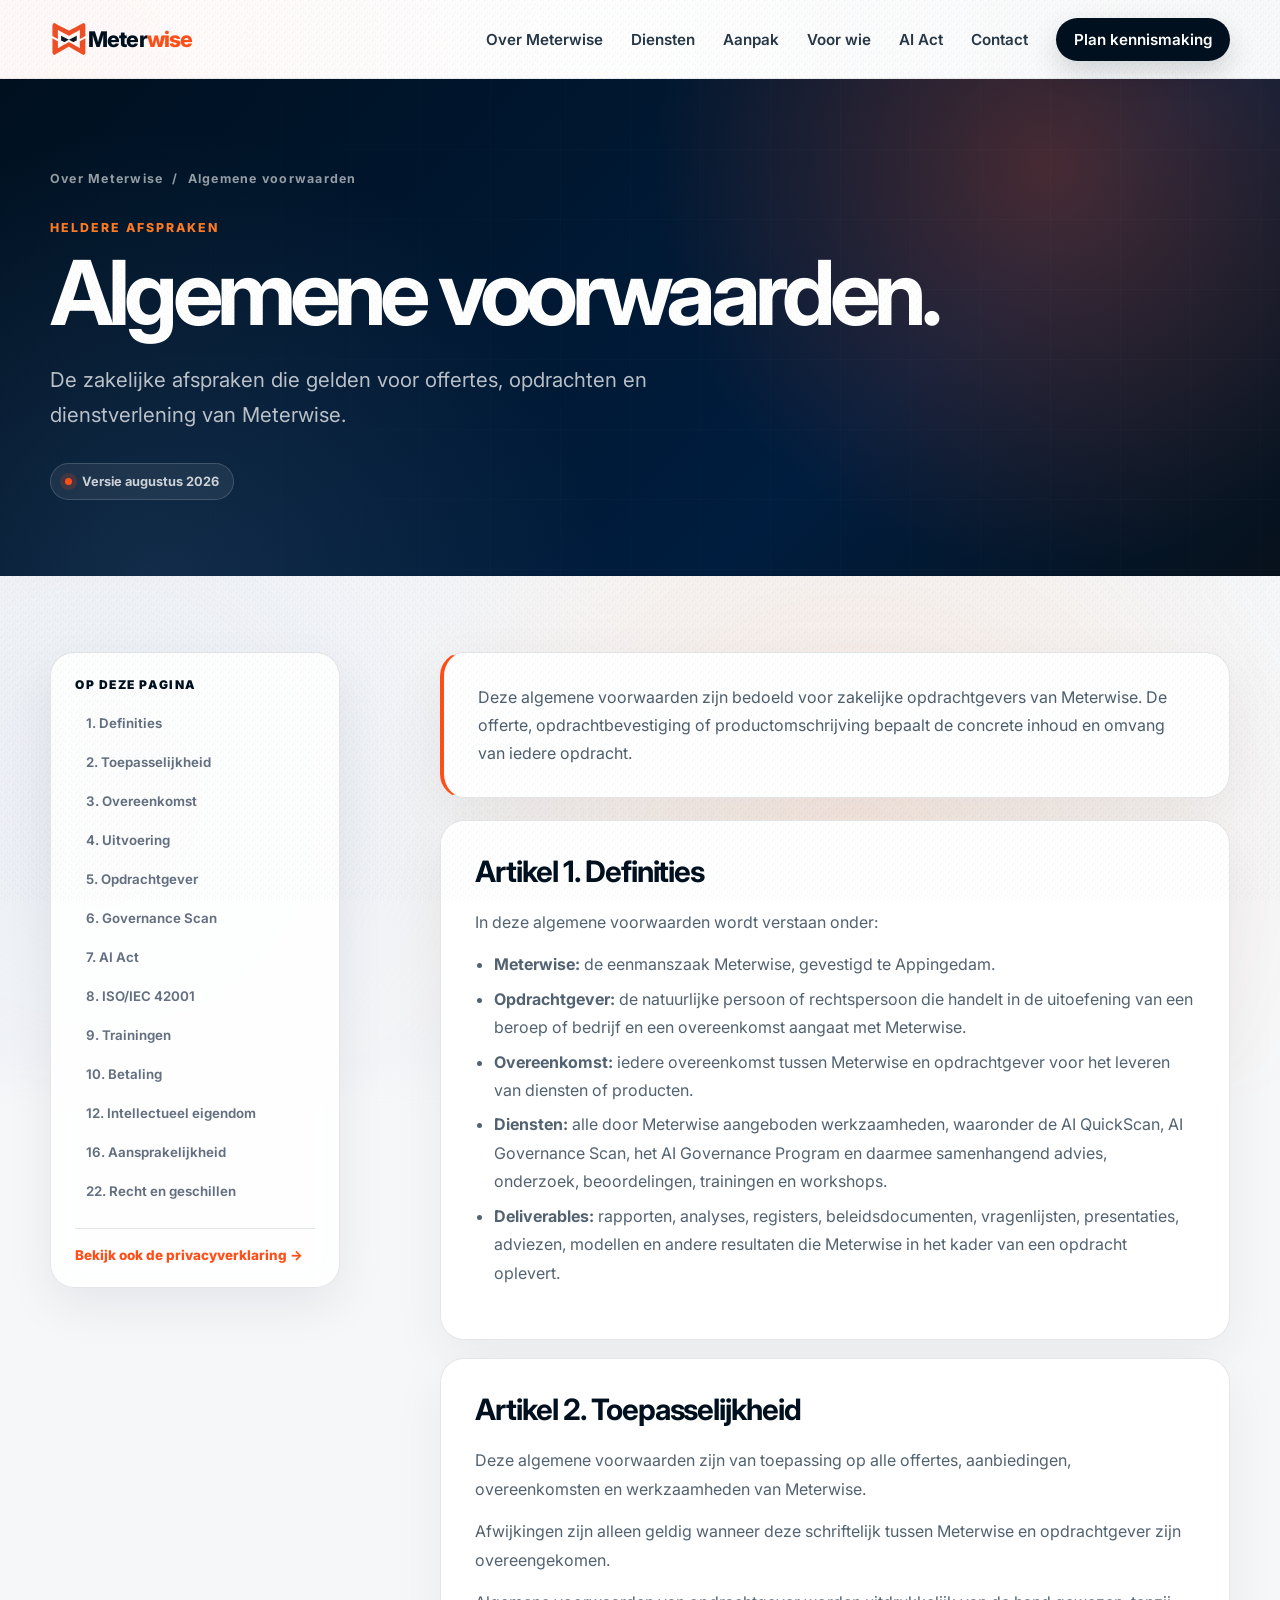
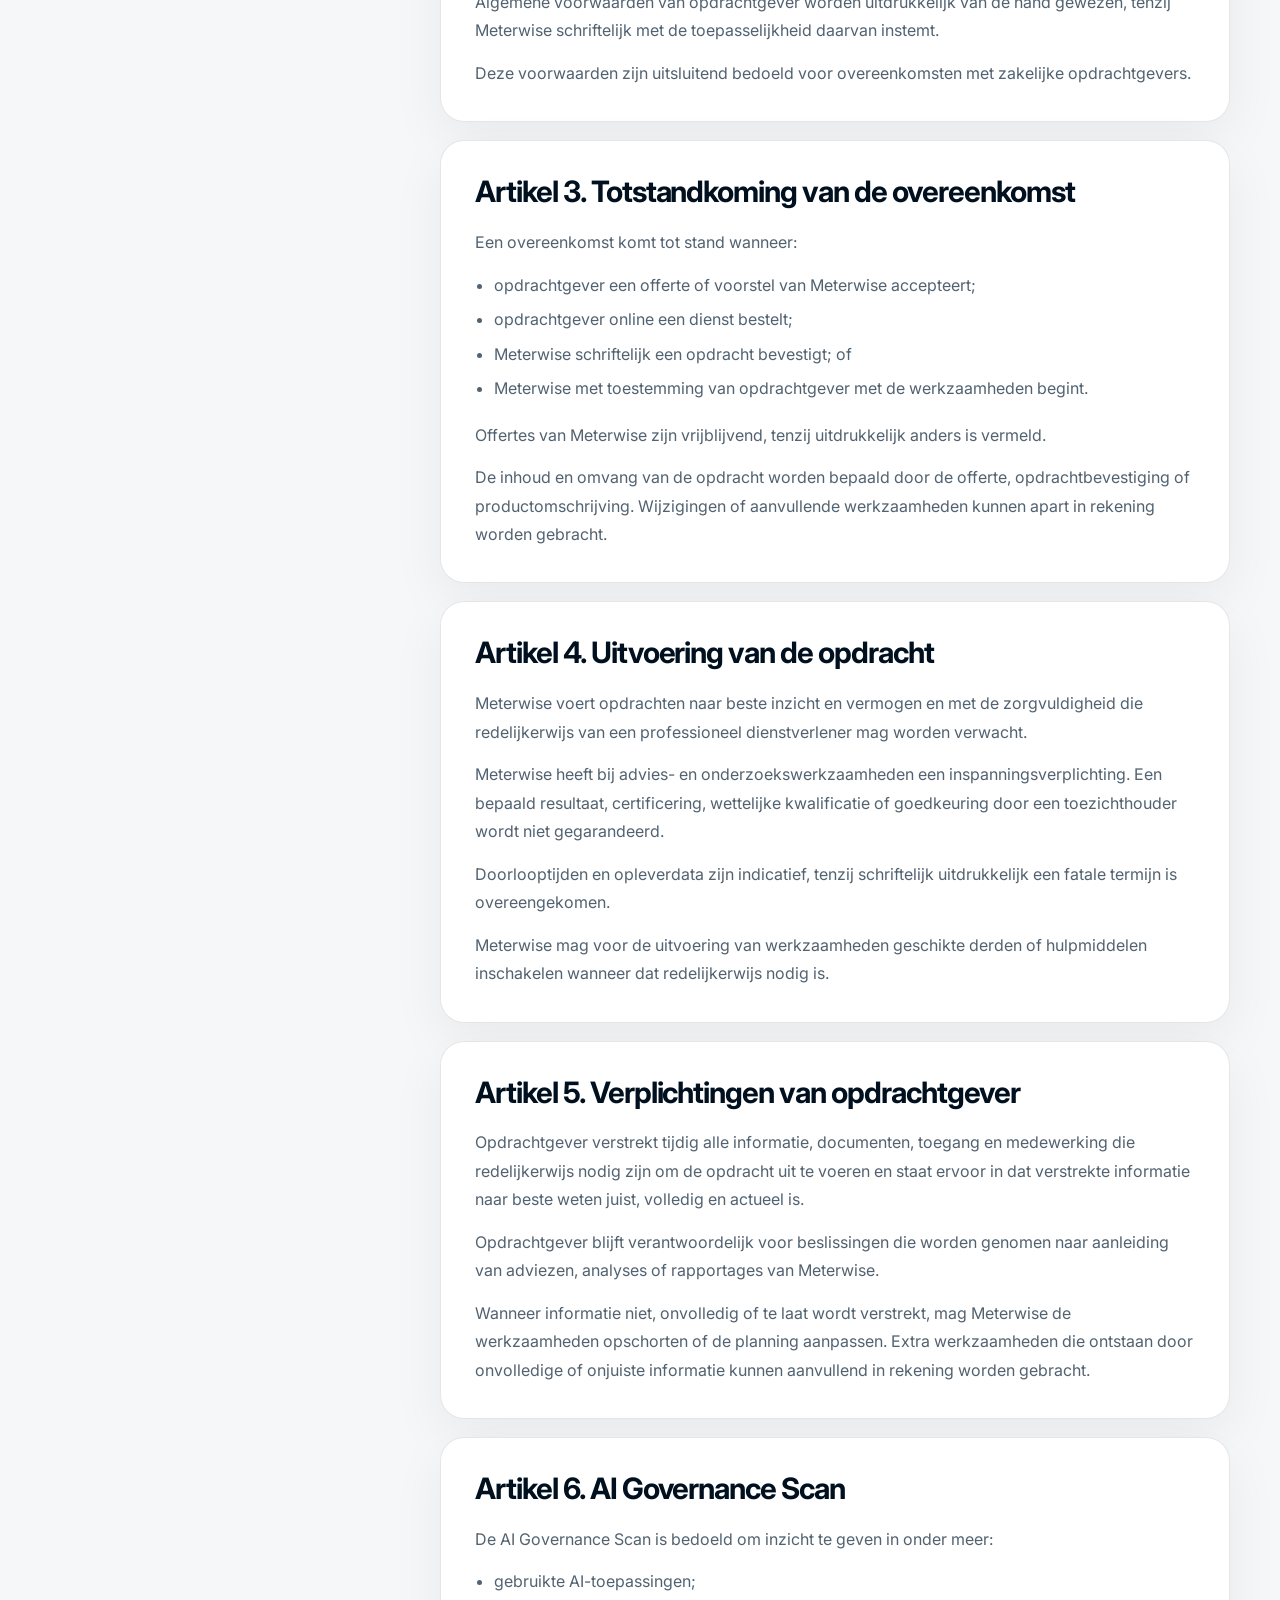
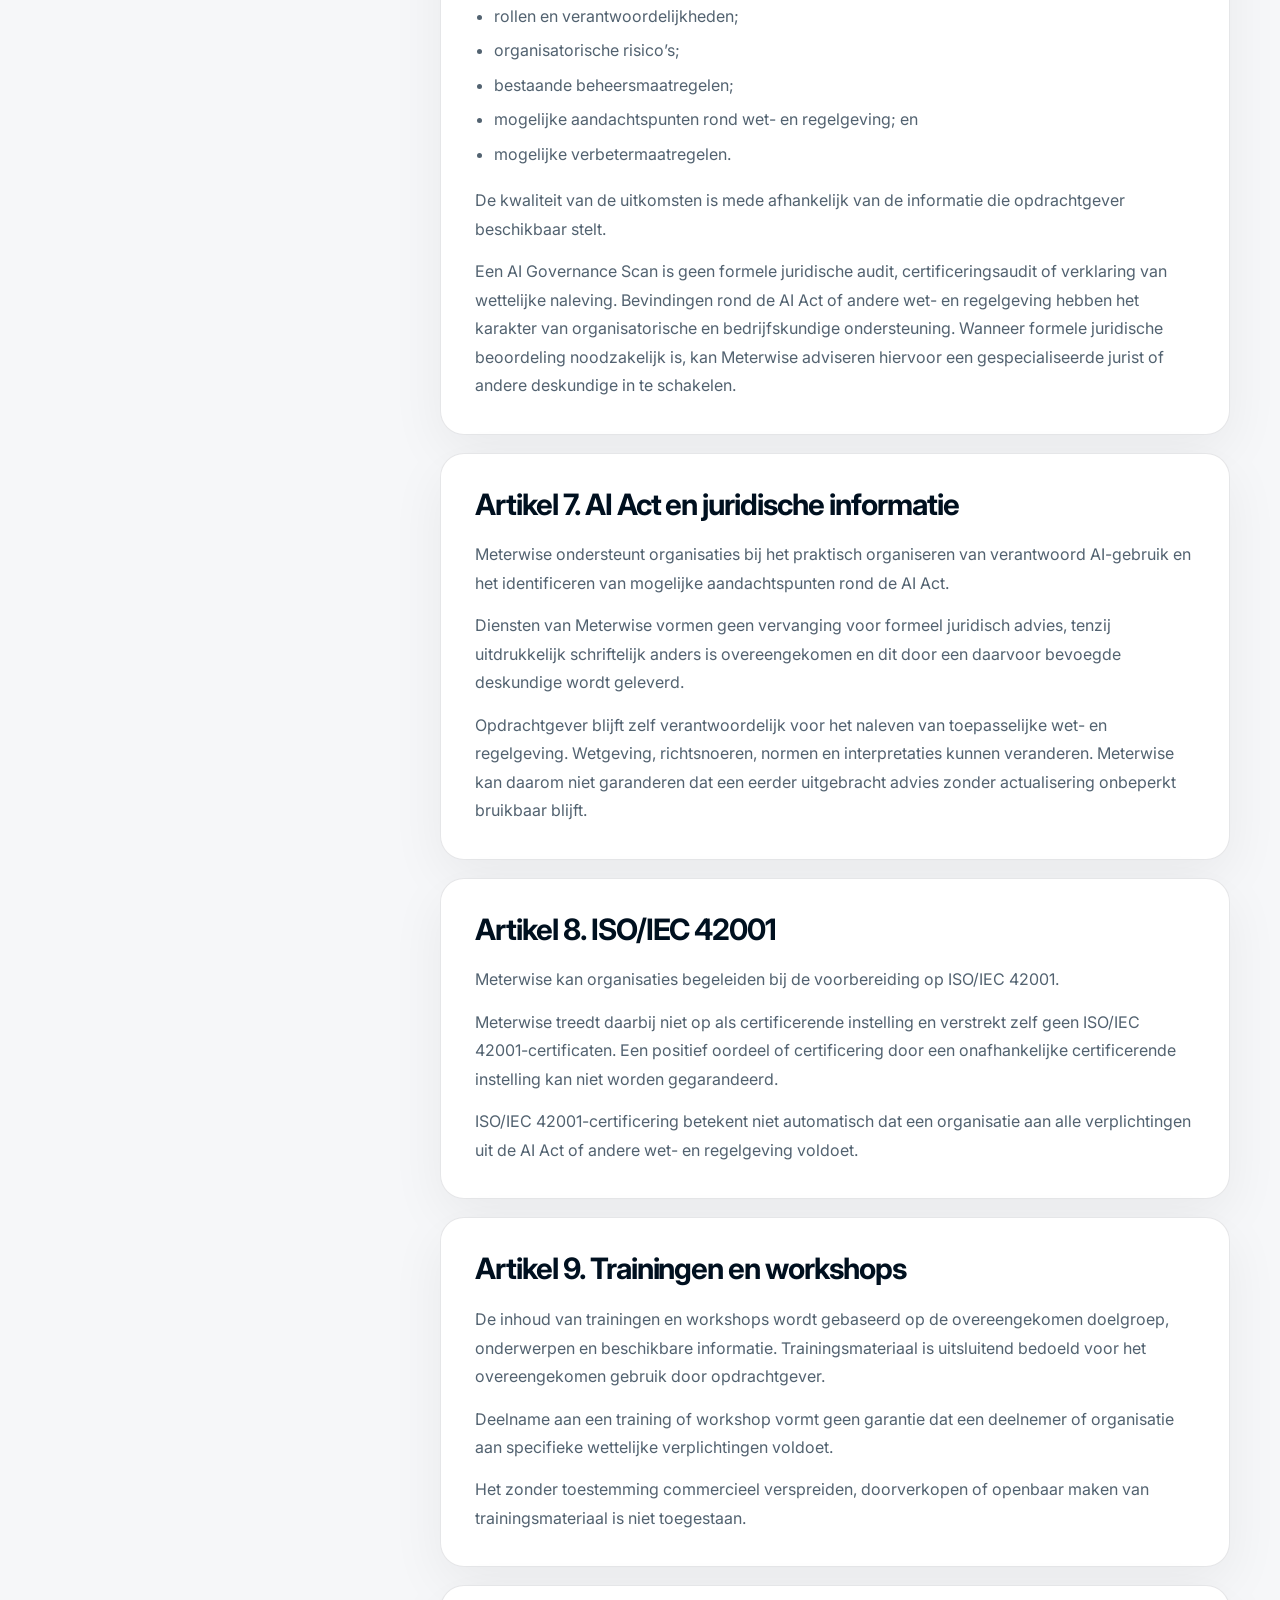
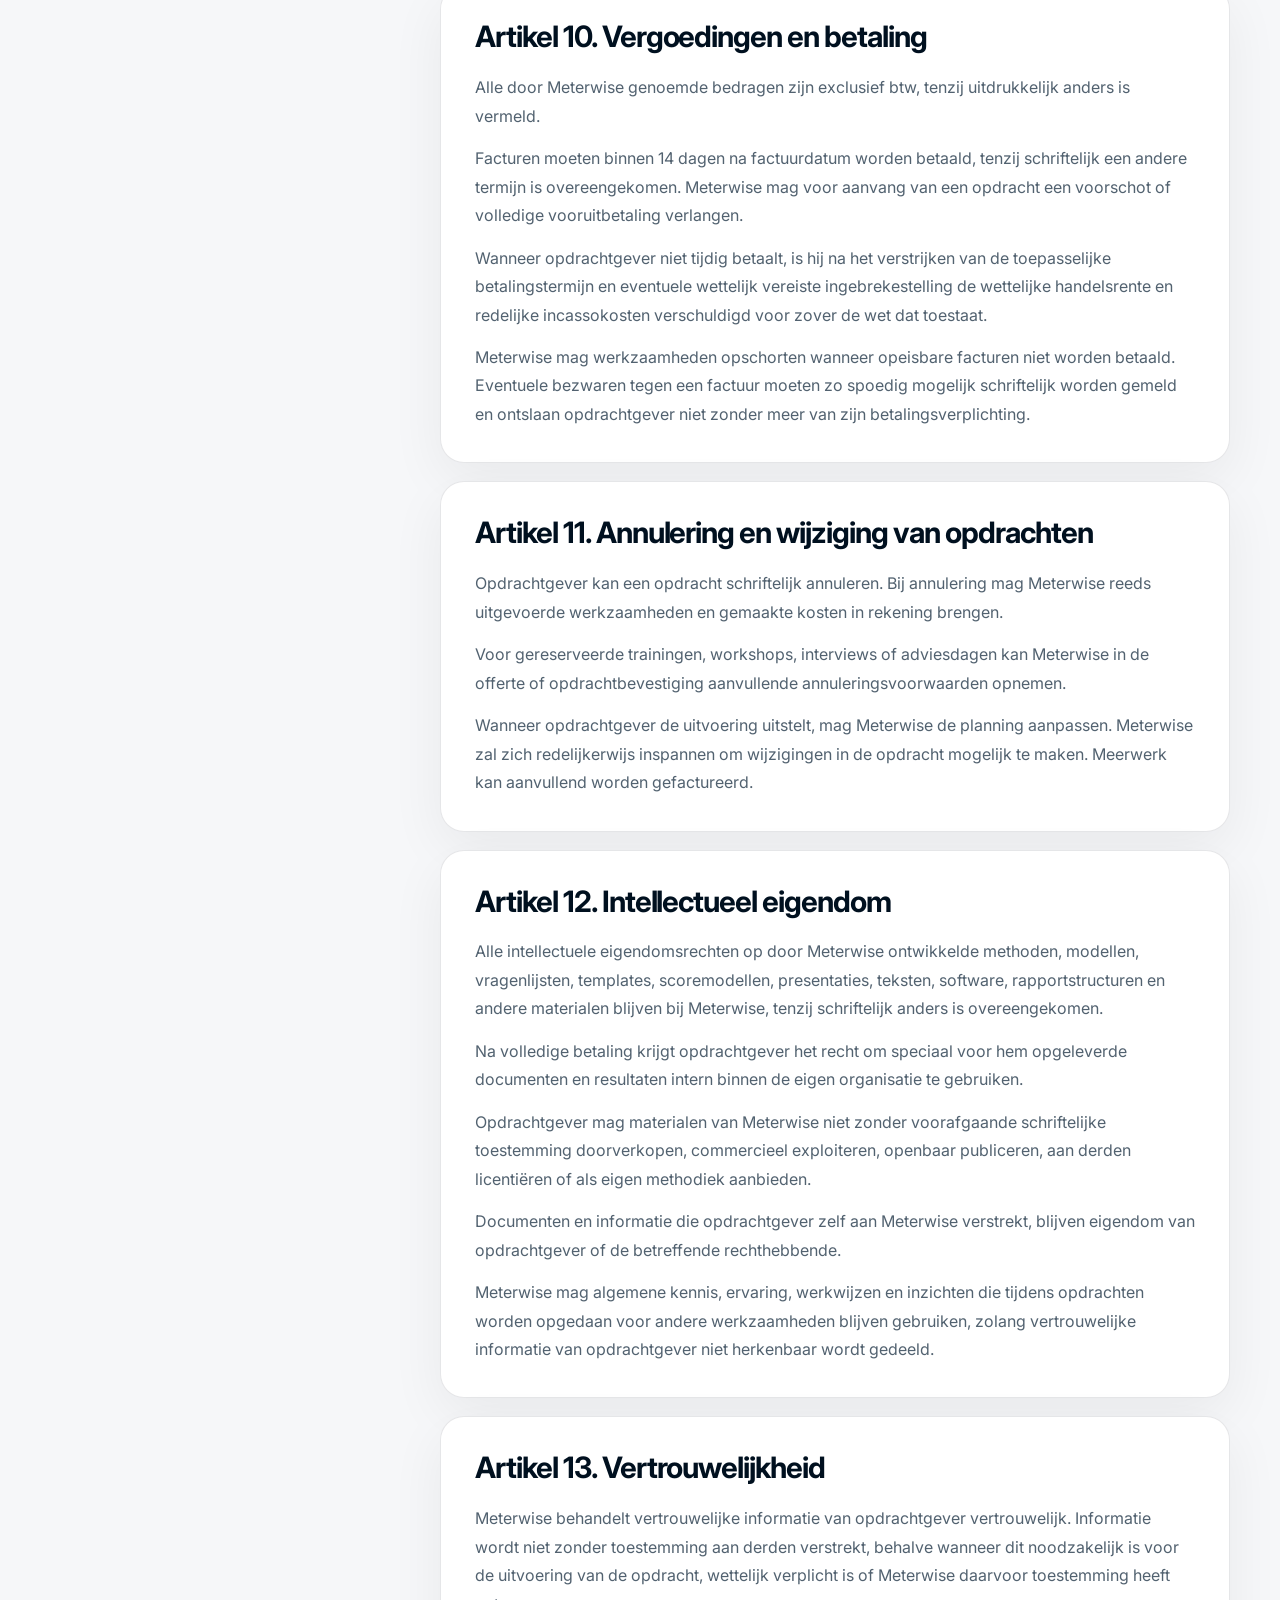
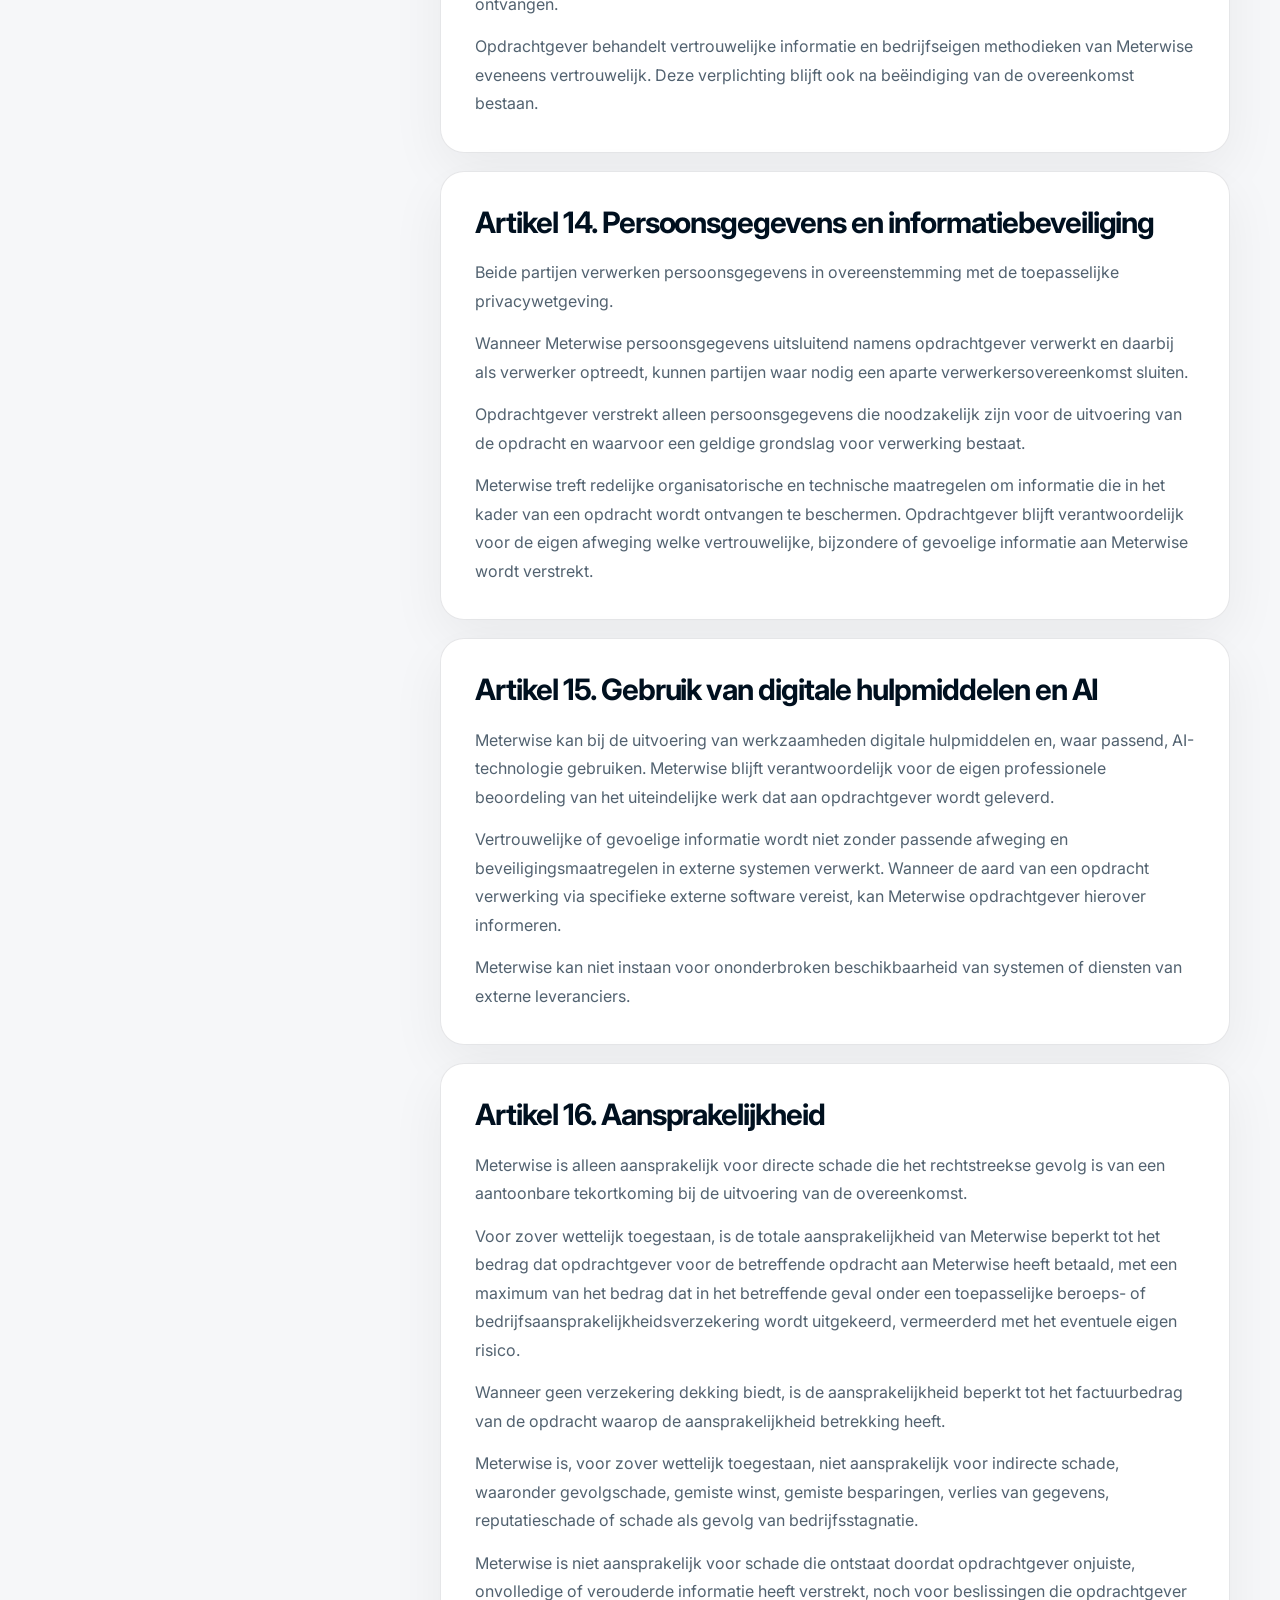
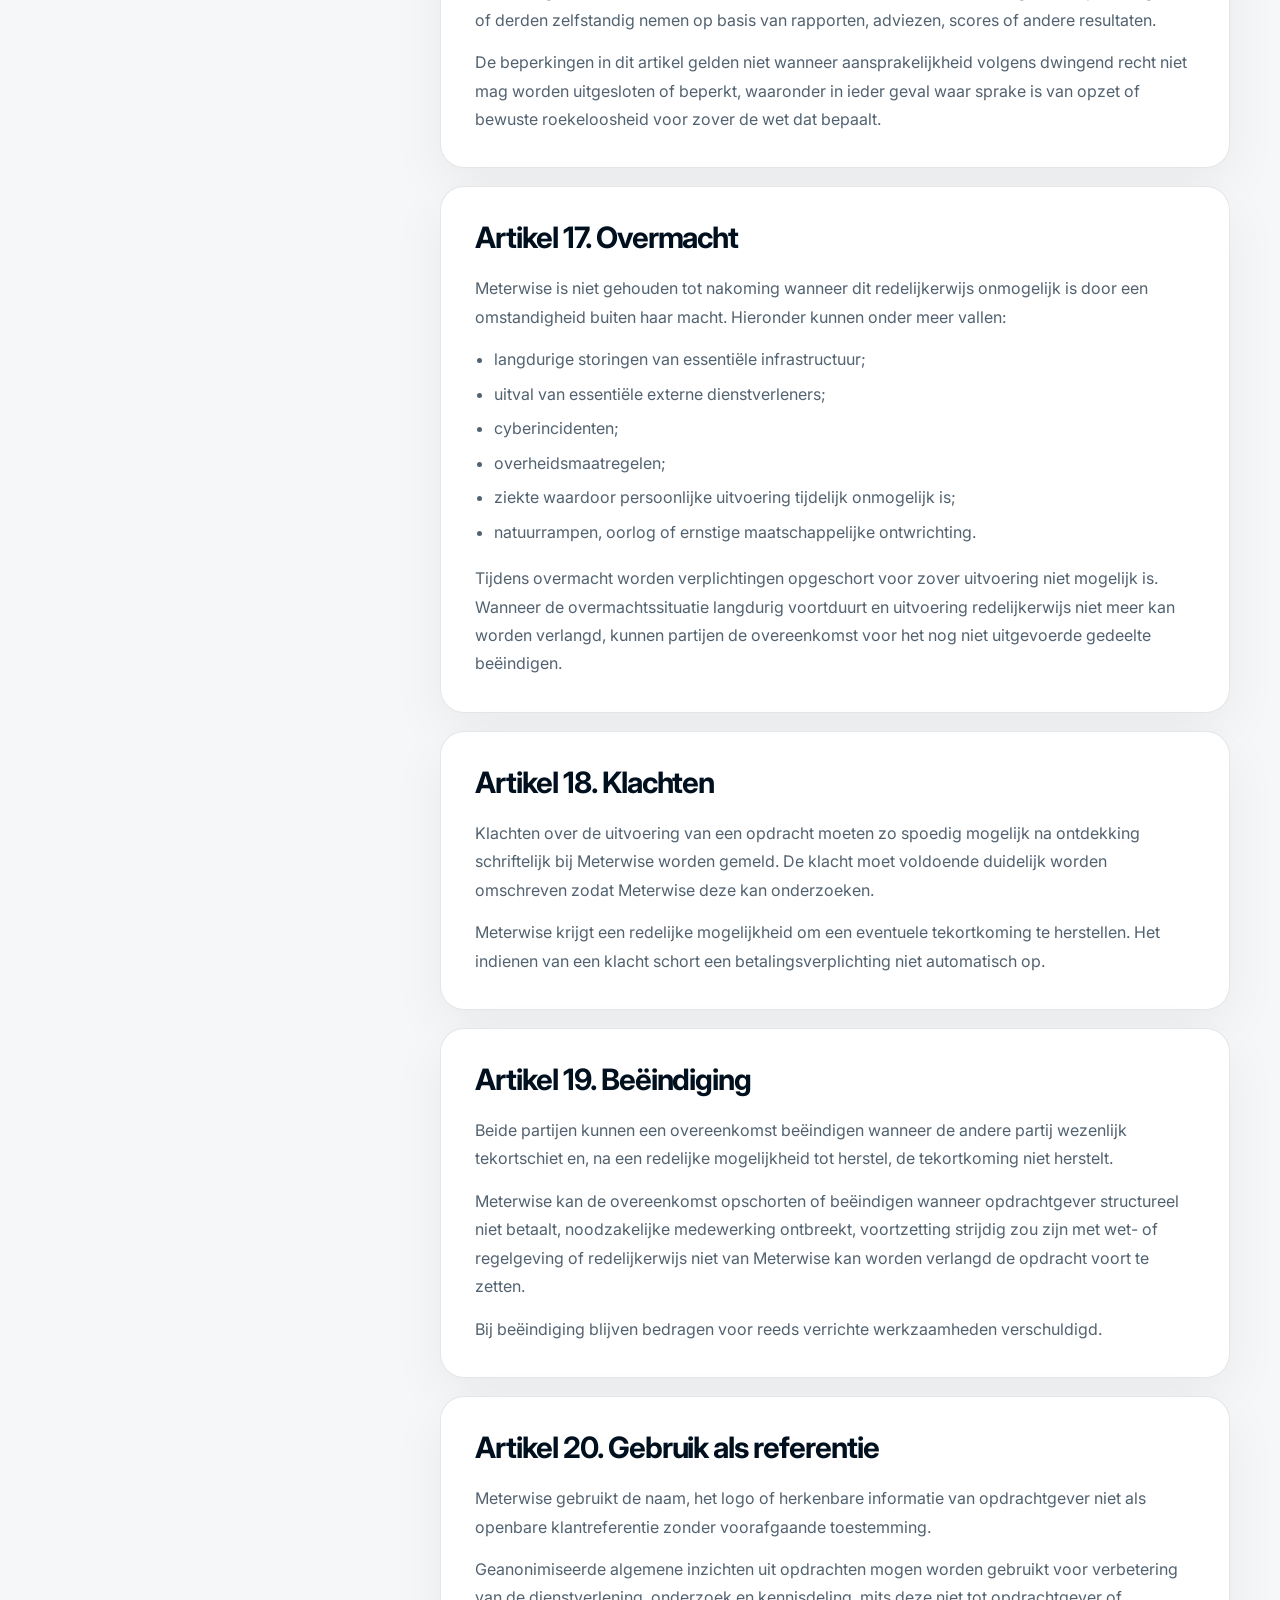
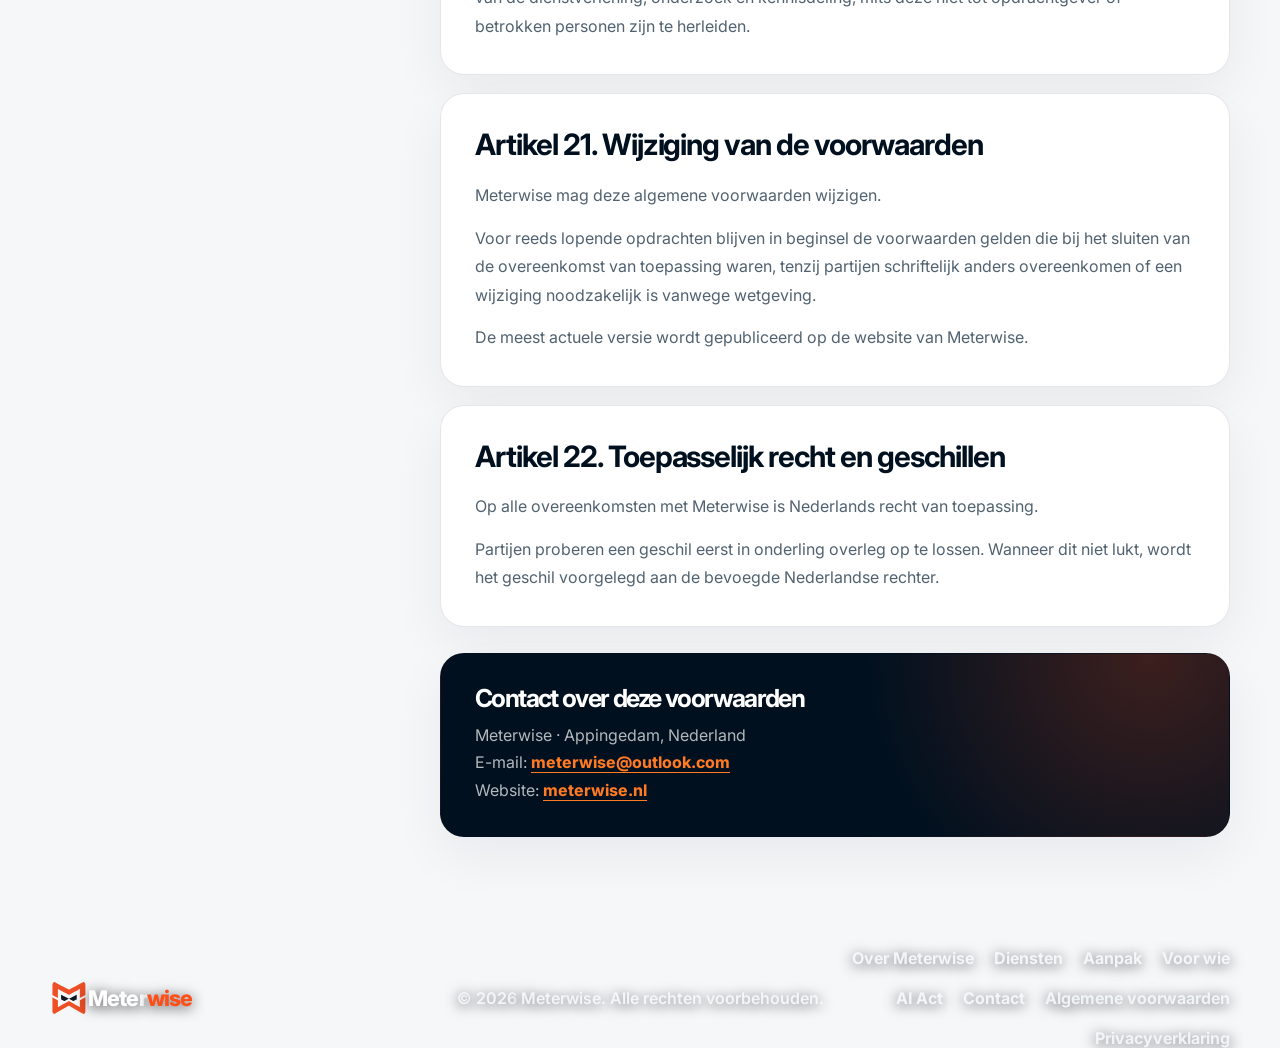
<file: algemene-voorwaarden/index.html>
<!doctype html>
<html lang="nl" class="no-js">
<head>
  <meta charset="utf-8">
  <meta name="viewport" content="width=device-width, initial-scale=1">
  <title>Algemene voorwaarden | Meterwise</title>
  <meta name="description" content="Lees de algemene voorwaarden van Meterwise voor zakelijke opdrachten, advies, trainingen en AI-governance dienstverlening.">
  <meta name="theme-color" content="#00101F">
  <meta property="og:type" content="website">
  <meta property="og:locale" content="nl_NL">
  <meta property="og:site_name" content="Meterwise">
  <meta property="og:title" content="Algemene voorwaarden | Meterwise">
  <meta property="og:url" content="https://meterwise.nl/algemene-voorwaarden/">
  <link rel="icon" href="../assets/favicon.svg" type="image/svg+xml">
  <link rel="preconnect" href="https://fonts.googleapis.com">
  <link rel="preconnect" href="https://fonts.gstatic.com" crossorigin>
  <link href="https://fonts.googleapis.com/css2?family=Inter:wght@400;500;600;700;800&amp;display=swap" rel="stylesheet">
  <link rel="stylesheet" href="../styles.css?v=20260810-cosmic">
  <link rel="stylesheet" href="../pages.css?v=20260810-cosmic">
  <link rel="stylesheet" href="../legal.css?v=20260810-legal">
  <script>document.documentElement.classList.replace("no-js", "js");</script>
</head>
<body class="detail-page page-legal">
  <a class="skip-link" href="#main-content">Ga naar hoofdinhoud</a>
  <div class="scroll-progress" aria-hidden="true"><span></span></div>
  <div class="site-grain" aria-hidden="true"></div>

  <header class="site-header" id="top">
    <nav class="nav container" aria-label="Hoofdnavigatie">
      <a class="brand" href="/" aria-label="Meterwise home"><img src="../assets/favicon.svg" alt="" class="brand-mark"><span>Meter<span>wise</span></span></a>
      <button class="nav-toggle" type="button" aria-label="Menu openen" aria-expanded="false"><span></span><span></span></button>
      <div class="nav-links" data-nav-links>
        <a href="/">Over Meterwise</a><a href="/diensten/">Diensten</a><a href="/aanpak/">Aanpak</a><a href="/voor-wie/">Voor wie</a><a href="/ai-act/">AI Act</a><a href="/contact/">Contact</a><a class="nav-cta" href="/kennismaking/">Plan kennismaking</a>
      </div>
    </nav>
  </header>

  <main id="main-content">
    <section class="legal-hero">
      <div class="container">
        <div class="breadcrumb"><a href="/">Over Meterwise</a><span>/</span><span>Algemene voorwaarden</span></div>
        <p class="legal-kicker">Heldere afspraken</p>
        <h1>Algemene voorwaarden.</h1>
        <p class="legal-hero-lead">De zakelijke afspraken die gelden voor offertes, opdrachten en dienstverlening van Meterwise.</p>
        <span class="legal-meta">Versie augustus 2026</span>
      </div>
    </section>

    <section class="legal-section">
      <div class="container legal-layout">
        <aside class="legal-aside" aria-label="Inhoudsopgave">
          <span class="legal-aside-label">Op deze pagina</span>
          <nav>
            <a href="#artikel-1">1. Definities</a><a href="#artikel-2">2. Toepasselijkheid</a><a href="#artikel-3">3. Overeenkomst</a><a href="#artikel-4">4. Uitvoering</a><a href="#artikel-5">5. Opdrachtgever</a><a href="#artikel-6">6. Governance Scan</a><a href="#artikel-7">7. AI Act</a><a href="#artikel-8">8. ISO/IEC 42001</a><a href="#artikel-9">9. Trainingen</a><a href="#artikel-10">10. Betaling</a><a href="#artikel-12">12. Intellectueel eigendom</a><a href="#artikel-16">16. Aansprakelijkheid</a><a href="#artikel-22">22. Recht en geschillen</a>
          </nav>
          <a class="legal-switch" href="/privacyverklaring/">Bekijk ook de privacyverklaring →</a>
        </aside>

        <div class="legal-document">
          <div class="legal-intro-card"><p>Deze algemene voorwaarden zijn bedoeld voor zakelijke opdrachtgevers van Meterwise. De offerte, opdrachtbevestiging of productomschrijving bepaalt de concrete inhoud en omvang van iedere opdracht.</p></div>

          <article class="legal-article" id="artikel-1"><h2>Artikel 1. Definities</h2><p>In deze algemene voorwaarden wordt verstaan onder:</p><ul><li><strong>Meterwise:</strong> de eenmanszaak Meterwise, gevestigd te Appingedam.</li><li><strong>Opdrachtgever:</strong> de natuurlijke persoon of rechtspersoon die handelt in de uitoefening van een beroep of bedrijf en een overeenkomst aangaat met Meterwise.</li><li><strong>Overeenkomst:</strong> iedere overeenkomst tussen Meterwise en opdrachtgever voor het leveren van diensten of producten.</li><li><strong>Diensten:</strong> alle door Meterwise aangeboden werkzaamheden, waaronder de AI QuickScan, AI Governance Scan, het AI Governance Program en daarmee samenhangend advies, onderzoek, beoordelingen, trainingen en workshops.</li><li><strong>Deliverables:</strong> rapporten, analyses, registers, beleidsdocumenten, vragenlijsten, presentaties, adviezen, modellen en andere resultaten die Meterwise in het kader van een opdracht oplevert.</li></ul></article>

          <article class="legal-article" id="artikel-2"><h2>Artikel 2. Toepasselijkheid</h2><p>Deze algemene voorwaarden zijn van toepassing op alle offertes, aanbiedingen, overeenkomsten en werkzaamheden van Meterwise.</p><p>Afwijkingen zijn alleen geldig wanneer deze schriftelijk tussen Meterwise en opdrachtgever zijn overeengekomen.</p><p>Algemene voorwaarden van opdrachtgever worden uitdrukkelijk van de hand gewezen, tenzij Meterwise schriftelijk met de toepasselijkheid daarvan instemt.</p><p>Deze voorwaarden zijn uitsluitend bedoeld voor overeenkomsten met zakelijke opdrachtgevers.</p></article>

          <article class="legal-article" id="artikel-3"><h2>Artikel 3. Totstandkoming van de overeenkomst</h2><p>Een overeenkomst komt tot stand wanneer:</p><ul><li>opdrachtgever een offerte of voorstel van Meterwise accepteert;</li><li>opdrachtgever online een dienst bestelt;</li><li>Meterwise schriftelijk een opdracht bevestigt; of</li><li>Meterwise met toestemming van opdrachtgever met de werkzaamheden begint.</li></ul><p>Offertes van Meterwise zijn vrijblijvend, tenzij uitdrukkelijk anders is vermeld.</p><p>De inhoud en omvang van de opdracht worden bepaald door de offerte, opdrachtbevestiging of productomschrijving. Wijzigingen of aanvullende werkzaamheden kunnen apart in rekening worden gebracht.</p></article>

          <article class="legal-article" id="artikel-4"><h2>Artikel 4. Uitvoering van de opdracht</h2><p>Meterwise voert opdrachten naar beste inzicht en vermogen en met de zorgvuldigheid die redelijkerwijs van een professioneel dienstverlener mag worden verwacht.</p><p>Meterwise heeft bij advies- en onderzoekswerkzaamheden een inspanningsverplichting. Een bepaald resultaat, certificering, wettelijke kwalificatie of goedkeuring door een toezichthouder wordt niet gegarandeerd.</p><p>Doorlooptijden en opleverdata zijn indicatief, tenzij schriftelijk uitdrukkelijk een fatale termijn is overeengekomen.</p><p>Meterwise mag voor de uitvoering van werkzaamheden geschikte derden of hulpmiddelen inschakelen wanneer dat redelijkerwijs nodig is.</p></article>

          <article class="legal-article" id="artikel-5"><h2>Artikel 5. Verplichtingen van opdrachtgever</h2><p>Opdrachtgever verstrekt tijdig alle informatie, documenten, toegang en medewerking die redelijkerwijs nodig zijn om de opdracht uit te voeren en staat ervoor in dat verstrekte informatie naar beste weten juist, volledig en actueel is.</p><p>Opdrachtgever blijft verantwoordelijk voor beslissingen die worden genomen naar aanleiding van adviezen, analyses of rapportages van Meterwise.</p><p>Wanneer informatie niet, onvolledig of te laat wordt verstrekt, mag Meterwise de werkzaamheden opschorten of de planning aanpassen. Extra werkzaamheden die ontstaan door onvolledige of onjuiste informatie kunnen aanvullend in rekening worden gebracht.</p></article>

          <article class="legal-article" id="artikel-6"><h2>Artikel 6. AI Governance Scan</h2><p>De AI Governance Scan is bedoeld om inzicht te geven in onder meer:</p><ul><li>gebruikte AI-toepassingen;</li><li>rollen en verantwoordelijkheden;</li><li>organisatorische risico’s;</li><li>bestaande beheersmaatregelen;</li><li>mogelijke aandachtspunten rond wet- en regelgeving; en</li><li>mogelijke verbetermaatregelen.</li></ul><p>De kwaliteit van de uitkomsten is mede afhankelijk van de informatie die opdrachtgever beschikbaar stelt.</p><p>Een AI Governance Scan is geen formele juridische audit, certificeringsaudit of verklaring van wettelijke naleving. Bevindingen rond de AI Act of andere wet- en regelgeving hebben het karakter van organisatorische en bedrijfskundige ondersteuning. Wanneer formele juridische beoordeling noodzakelijk is, kan Meterwise adviseren hiervoor een gespecialiseerde jurist of andere deskundige in te schakelen.</p></article>

          <article class="legal-article" id="artikel-7"><h2>Artikel 7. AI Act en juridische informatie</h2><p>Meterwise ondersteunt organisaties bij het praktisch organiseren van verantwoord AI-gebruik en het identificeren van mogelijke aandachtspunten rond de AI Act.</p><p>Diensten van Meterwise vormen geen vervanging voor formeel juridisch advies, tenzij uitdrukkelijk schriftelijk anders is overeengekomen en dit door een daarvoor bevoegde deskundige wordt geleverd.</p><p>Opdrachtgever blijft zelf verantwoordelijk voor het naleven van toepasselijke wet- en regelgeving. Wetgeving, richtsnoeren, normen en interpretaties kunnen veranderen. Meterwise kan daarom niet garanderen dat een eerder uitgebracht advies zonder actualisering onbeperkt bruikbaar blijft.</p></article>

          <article class="legal-article" id="artikel-8"><h2>Artikel 8. ISO/IEC 42001</h2><p>Meterwise kan organisaties begeleiden bij de voorbereiding op ISO/IEC 42001.</p><p>Meterwise treedt daarbij niet op als certificerende instelling en verstrekt zelf geen ISO/IEC 42001-certificaten. Een positief oordeel of certificering door een onafhankelijke certificerende instelling kan niet worden gegarandeerd.</p><p>ISO/IEC 42001-certificering betekent niet automatisch dat een organisatie aan alle verplichtingen uit de AI Act of andere wet- en regelgeving voldoet.</p></article>

          <article class="legal-article" id="artikel-9"><h2>Artikel 9. Trainingen en workshops</h2><p>De inhoud van trainingen en workshops wordt gebaseerd op de overeengekomen doelgroep, onderwerpen en beschikbare informatie. Trainingsmateriaal is uitsluitend bedoeld voor het overeengekomen gebruik door opdrachtgever.</p><p>Deelname aan een training of workshop vormt geen garantie dat een deelnemer of organisatie aan specifieke wettelijke verplichtingen voldoet.</p><p>Het zonder toestemming commercieel verspreiden, doorverkopen of openbaar maken van trainingsmateriaal is niet toegestaan.</p></article>

          <article class="legal-article" id="artikel-10"><h2>Artikel 10. Vergoedingen en betaling</h2><p>Alle door Meterwise genoemde bedragen zijn exclusief btw, tenzij uitdrukkelijk anders is vermeld.</p><p>Facturen moeten binnen 14 dagen na factuurdatum worden betaald, tenzij schriftelijk een andere termijn is overeengekomen. Meterwise mag voor aanvang van een opdracht een voorschot of volledige vooruitbetaling verlangen.</p><p>Wanneer opdrachtgever niet tijdig betaalt, is hij na het verstrijken van de toepasselijke betalingstermijn en eventuele wettelijk vereiste ingebrekestelling de wettelijke handelsrente en redelijke incassokosten verschuldigd voor zover de wet dat toestaat.</p><p>Meterwise mag werkzaamheden opschorten wanneer opeisbare facturen niet worden betaald. Eventuele bezwaren tegen een factuur moeten zo spoedig mogelijk schriftelijk worden gemeld en ontslaan opdrachtgever niet zonder meer van zijn betalingsverplichting.</p></article>

          <article class="legal-article" id="artikel-11"><h2>Artikel 11. Annulering en wijziging van opdrachten</h2><p>Opdrachtgever kan een opdracht schriftelijk annuleren. Bij annulering mag Meterwise reeds uitgevoerde werkzaamheden en gemaakte kosten in rekening brengen.</p><p>Voor gereserveerde trainingen, workshops, interviews of adviesdagen kan Meterwise in de offerte of opdrachtbevestiging aanvullende annuleringsvoorwaarden opnemen.</p><p>Wanneer opdrachtgever de uitvoering uitstelt, mag Meterwise de planning aanpassen. Meterwise zal zich redelijkerwijs inspannen om wijzigingen in de opdracht mogelijk te maken. Meerwerk kan aanvullend worden gefactureerd.</p></article>

          <article class="legal-article" id="artikel-12"><h2>Artikel 12. Intellectueel eigendom</h2><p>Alle intellectuele eigendomsrechten op door Meterwise ontwikkelde methoden, modellen, vragenlijsten, templates, scoremodellen, presentaties, teksten, software, rapportstructuren en andere materialen blijven bij Meterwise, tenzij schriftelijk anders is overeengekomen.</p><p>Na volledige betaling krijgt opdrachtgever het recht om speciaal voor hem opgeleverde documenten en resultaten intern binnen de eigen organisatie te gebruiken.</p><p>Opdrachtgever mag materialen van Meterwise niet zonder voorafgaande schriftelijke toestemming doorverkopen, commercieel exploiteren, openbaar publiceren, aan derden licentiëren of als eigen methodiek aanbieden.</p><p>Documenten en informatie die opdrachtgever zelf aan Meterwise verstrekt, blijven eigendom van opdrachtgever of de betreffende rechthebbende.</p><p>Meterwise mag algemene kennis, ervaring, werkwijzen en inzichten die tijdens opdrachten worden opgedaan voor andere werkzaamheden blijven gebruiken, zolang vertrouwelijke informatie van opdrachtgever niet herkenbaar wordt gedeeld.</p></article>

          <article class="legal-article" id="artikel-13"><h2>Artikel 13. Vertrouwelijkheid</h2><p>Meterwise behandelt vertrouwelijke informatie van opdrachtgever vertrouwelijk. Informatie wordt niet zonder toestemming aan derden verstrekt, behalve wanneer dit noodzakelijk is voor de uitvoering van de opdracht, wettelijk verplicht is of Meterwise daarvoor toestemming heeft ontvangen.</p><p>Opdrachtgever behandelt vertrouwelijke informatie en bedrijfseigen methodieken van Meterwise eveneens vertrouwelijk. Deze verplichting blijft ook na beëindiging van de overeenkomst bestaan.</p></article>

          <article class="legal-article" id="artikel-14"><h2>Artikel 14. Persoonsgegevens en informatiebeveiliging</h2><p>Beide partijen verwerken persoonsgegevens in overeenstemming met de toepasselijke privacywetgeving.</p><p>Wanneer Meterwise persoonsgegevens uitsluitend namens opdrachtgever verwerkt en daarbij als verwerker optreedt, kunnen partijen waar nodig een aparte verwerkersovereenkomst sluiten.</p><p>Opdrachtgever verstrekt alleen persoonsgegevens die noodzakelijk zijn voor de uitvoering van de opdracht en waarvoor een geldige grondslag voor verwerking bestaat.</p><p>Meterwise treft redelijke organisatorische en technische maatregelen om informatie die in het kader van een opdracht wordt ontvangen te beschermen. Opdrachtgever blijft verantwoordelijk voor de eigen afweging welke vertrouwelijke, bijzondere of gevoelige informatie aan Meterwise wordt verstrekt.</p></article>

          <article class="legal-article" id="artikel-15"><h2>Artikel 15. Gebruik van digitale hulpmiddelen en AI</h2><p>Meterwise kan bij de uitvoering van werkzaamheden digitale hulpmiddelen en, waar passend, AI-technologie gebruiken. Meterwise blijft verantwoordelijk voor de eigen professionele beoordeling van het uiteindelijke werk dat aan opdrachtgever wordt geleverd.</p><p>Vertrouwelijke of gevoelige informatie wordt niet zonder passende afweging en beveiligingsmaatregelen in externe systemen verwerkt. Wanneer de aard van een opdracht verwerking via specifieke externe software vereist, kan Meterwise opdrachtgever hierover informeren.</p><p>Meterwise kan niet instaan voor ononderbroken beschikbaarheid van systemen of diensten van externe leveranciers.</p></article>

          <article class="legal-article" id="artikel-16"><h2>Artikel 16. Aansprakelijkheid</h2><p>Meterwise is alleen aansprakelijk voor directe schade die het rechtstreekse gevolg is van een aantoonbare tekortkoming bij de uitvoering van de overeenkomst.</p><p>Voor zover wettelijk toegestaan, is de totale aansprakelijkheid van Meterwise beperkt tot het bedrag dat opdrachtgever voor de betreffende opdracht aan Meterwise heeft betaald, met een maximum van het bedrag dat in het betreffende geval onder een toepasselijke beroeps- of bedrijfsaansprakelijkheidsverzekering wordt uitgekeerd, vermeerderd met het eventuele eigen risico.</p><p>Wanneer geen verzekering dekking biedt, is de aansprakelijkheid beperkt tot het factuurbedrag van de opdracht waarop de aansprakelijkheid betrekking heeft.</p><p>Meterwise is, voor zover wettelijk toegestaan, niet aansprakelijk voor indirecte schade, waaronder gevolgschade, gemiste winst, gemiste besparingen, verlies van gegevens, reputatieschade of schade als gevolg van bedrijfsstagnatie.</p><p>Meterwise is niet aansprakelijk voor schade die ontstaat doordat opdrachtgever onjuiste, onvolledige of verouderde informatie heeft verstrekt, noch voor beslissingen die opdrachtgever of derden zelfstandig nemen op basis van rapporten, adviezen, scores of andere resultaten.</p><p>De beperkingen in dit artikel gelden niet wanneer aansprakelijkheid volgens dwingend recht niet mag worden uitgesloten of beperkt, waaronder in ieder geval waar sprake is van opzet of bewuste roekeloosheid voor zover de wet dat bepaalt.</p></article>

          <article class="legal-article" id="artikel-17"><h2>Artikel 17. Overmacht</h2><p>Meterwise is niet gehouden tot nakoming wanneer dit redelijkerwijs onmogelijk is door een omstandigheid buiten haar macht. Hieronder kunnen onder meer vallen:</p><ul><li>langdurige storingen van essentiële infrastructuur;</li><li>uitval van essentiële externe dienstverleners;</li><li>cyberincidenten;</li><li>overheidsmaatregelen;</li><li>ziekte waardoor persoonlijke uitvoering tijdelijk onmogelijk is;</li><li>natuurrampen, oorlog of ernstige maatschappelijke ontwrichting.</li></ul><p>Tijdens overmacht worden verplichtingen opgeschort voor zover uitvoering niet mogelijk is. Wanneer de overmachtssituatie langdurig voortduurt en uitvoering redelijkerwijs niet meer kan worden verlangd, kunnen partijen de overeenkomst voor het nog niet uitgevoerde gedeelte beëindigen.</p></article>

          <article class="legal-article" id="artikel-18"><h2>Artikel 18. Klachten</h2><p>Klachten over de uitvoering van een opdracht moeten zo spoedig mogelijk na ontdekking schriftelijk bij Meterwise worden gemeld. De klacht moet voldoende duidelijk worden omschreven zodat Meterwise deze kan onderzoeken.</p><p>Meterwise krijgt een redelijke mogelijkheid om een eventuele tekortkoming te herstellen. Het indienen van een klacht schort een betalingsverplichting niet automatisch op.</p></article>

          <article class="legal-article" id="artikel-19"><h2>Artikel 19. Beëindiging</h2><p>Beide partijen kunnen een overeenkomst beëindigen wanneer de andere partij wezenlijk tekortschiet en, na een redelijke mogelijkheid tot herstel, de tekortkoming niet herstelt.</p><p>Meterwise kan de overeenkomst opschorten of beëindigen wanneer opdrachtgever structureel niet betaalt, noodzakelijke medewerking ontbreekt, voortzetting strijdig zou zijn met wet- of regelgeving of redelijkerwijs niet van Meterwise kan worden verlangd de opdracht voort te zetten.</p><p>Bij beëindiging blijven bedragen voor reeds verrichte werkzaamheden verschuldigd.</p></article>

          <article class="legal-article" id="artikel-20"><h2>Artikel 20. Gebruik als referentie</h2><p>Meterwise gebruikt de naam, het logo of herkenbare informatie van opdrachtgever niet als openbare klantreferentie zonder voorafgaande toestemming.</p><p>Geanonimiseerde algemene inzichten uit opdrachten mogen worden gebruikt voor verbetering van de dienstverlening, onderzoek en kennisdeling, mits deze niet tot opdrachtgever of betrokken personen zijn te herleiden.</p></article>

          <article class="legal-article" id="artikel-21"><h2>Artikel 21. Wijziging van de voorwaarden</h2><p>Meterwise mag deze algemene voorwaarden wijzigen.</p><p>Voor reeds lopende opdrachten blijven in beginsel de voorwaarden gelden die bij het sluiten van de overeenkomst van toepassing waren, tenzij partijen schriftelijk anders overeenkomen of een wijziging noodzakelijk is vanwege wetgeving.</p><p>De meest actuele versie wordt gepubliceerd op de website van Meterwise.</p></article>

          <article class="legal-article" id="artikel-22"><h2>Artikel 22. Toepasselijk recht en geschillen</h2><p>Op alle overeenkomsten met Meterwise is Nederlands recht van toepassing.</p><p>Partijen proberen een geschil eerst in onderling overleg op te lossen. Wanneer dit niet lukt, wordt het geschil voorgelegd aan de bevoegde Nederlandse rechter.</p></article>

          <div class="legal-contact-card"><h2>Contact over deze voorwaarden</h2><p>Meterwise · Appingedam, Nederland<br>E-mail: <a href="mailto:meterwise@outlook.com">meterwise@outlook.com</a><br>Website: <a href="https://meterwise.nl/">meterwise.nl</a></p></div>
        </div>
      </div>
    </section>
  </main>

  <button class="back-to-top" type="button" aria-label="Terug naar boven" data-back-to-top><span aria-hidden="true">↑</span></button>
  <footer class="site-footer"><div class="container footer-grid"><a class="brand footer-brand" href="/"><img src="../assets/favicon.svg" alt="" class="brand-mark"><span>Meter<span>wise</span></span></a><p>© <span id="year"></span> Meterwise. Alle rechten voorbehouden.</p><div class="footer-links"><a href="/">Over Meterwise</a><a href="/diensten/">Diensten</a><a href="/aanpak/">Aanpak</a><a href="/voor-wie/">Voor wie</a><a href="/ai-act/">AI Act</a><a href="/contact/">Contact</a><a href="/algemene-voorwaarden/" aria-current="page">Algemene voorwaarden</a><a href="/privacyverklaring/">Privacyverklaring</a></div></div></footer>
  <script src="../script.js?v=20260810-cosmic"></script>
</body>
</html>
</file>
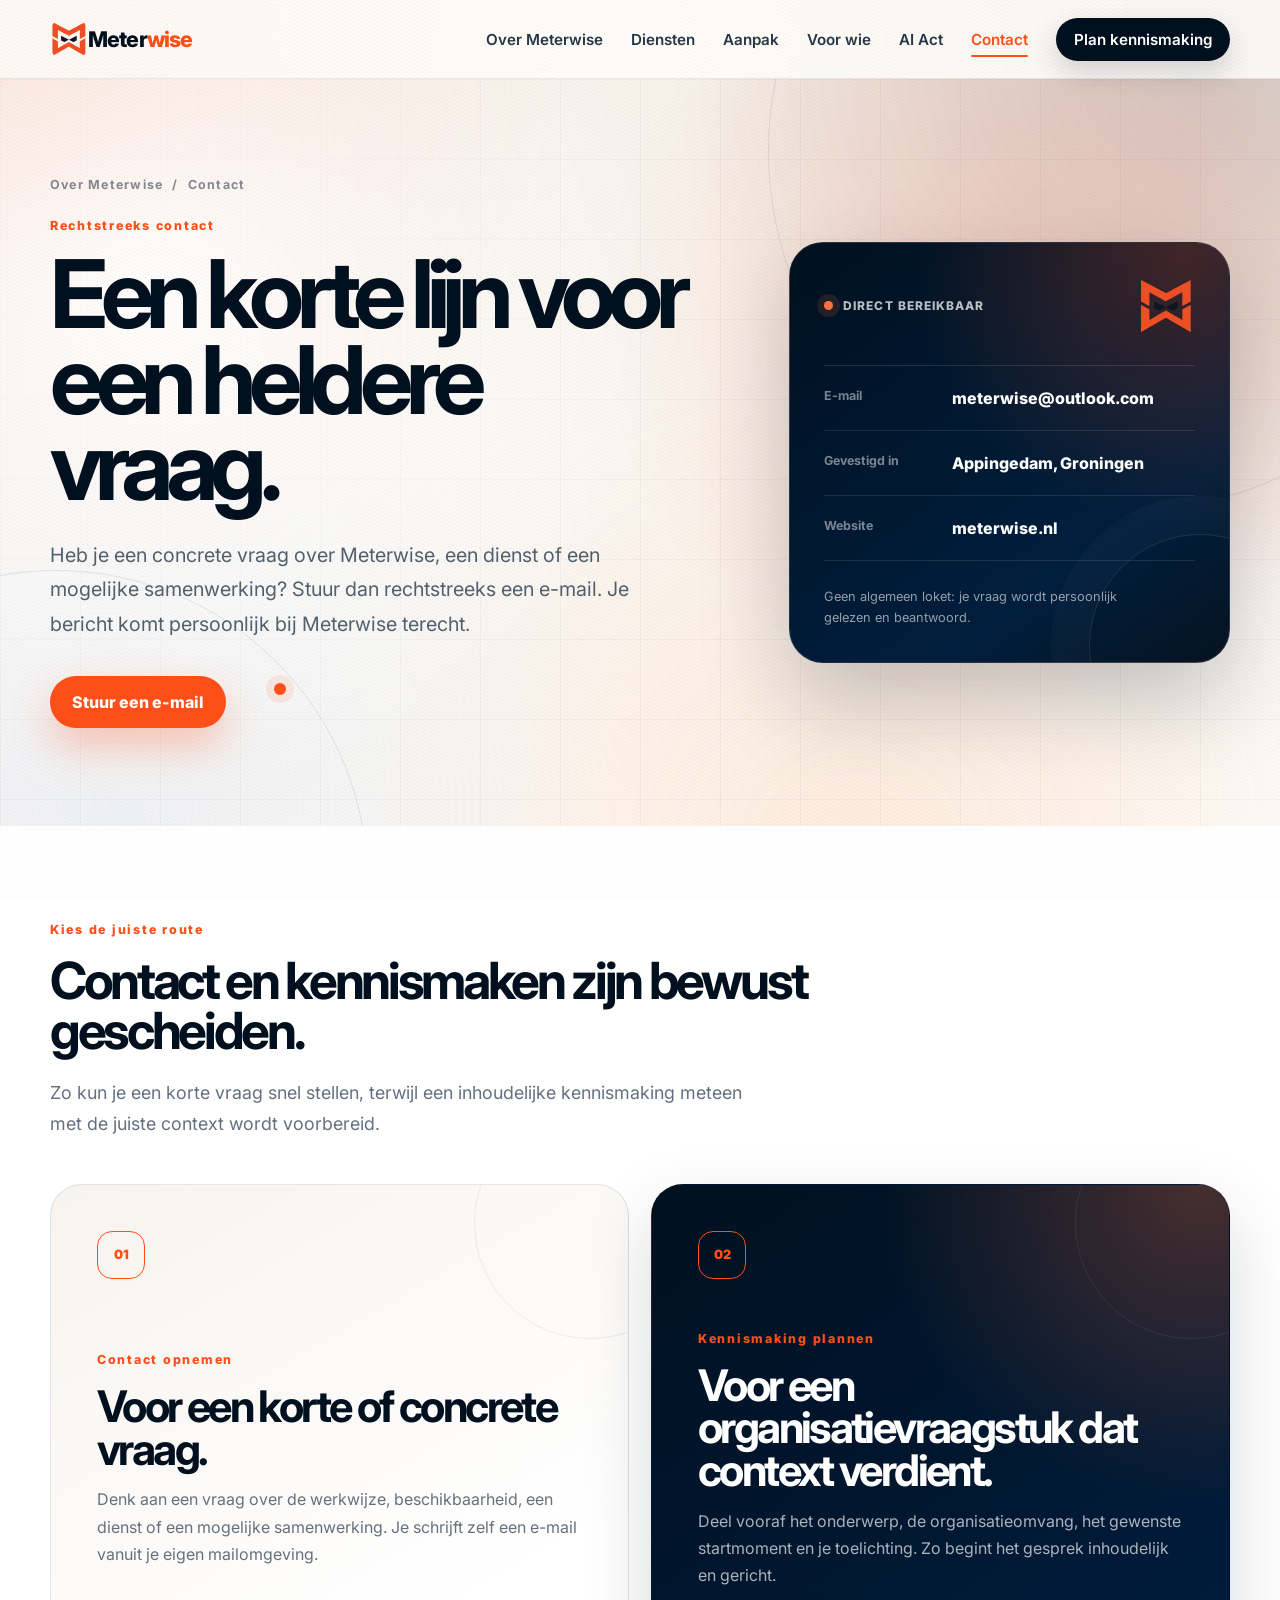
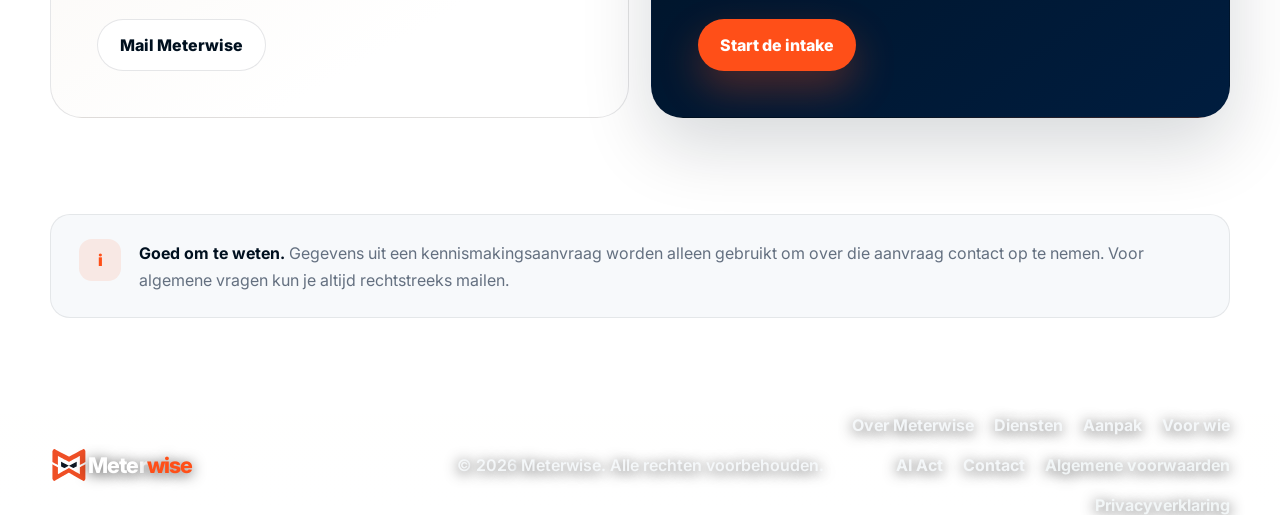
<file: contact/index.html>
<!doctype html>
<html lang="nl" class="no-js">
<head>
  <meta charset="utf-8">
  <meta name="viewport" content="width=device-width, initial-scale=1">
  <title>Contact | Meterwise</title>
  <meta name="description" content="Neem rechtstreeks contact op met Meterwise voor een korte vraag, of plan een aparte kennismaking over jouw organisatie en AI-vraagstuk.">
  <meta name="theme-color" content="#F4EEE6">
  <meta property="og:type" content="website">
  <meta property="og:locale" content="nl_NL">
  <meta property="og:site_name" content="Meterwise">
  <meta property="og:title" content="Contact | Meterwise">
  <meta property="og:description" content="Direct contact voor een korte vraag. Een aparte intake voor een inhoudelijke kennismaking.">
  <meta property="og:url" content="https://meterwise.nl/contact/">
  <meta property="og:image" content="https://meterwise.nl/assets/og-meterwise-logo.jpg">
  <link rel="icon" href="../assets/favicon.svg" type="image/svg+xml">
  <link rel="preconnect" href="https://fonts.googleapis.com">
  <link rel="preconnect" href="https://fonts.gstatic.com" crossorigin>
  <link href="https://fonts.googleapis.com/css2?family=Inter:wght@400;500;600;700;800&amp;display=swap" rel="stylesheet">
  <link rel="stylesheet" href="../styles.css?v=20260810-cosmic">
  <link rel="stylesheet" href="../pages.css?v=20260810-cosmic">
  <script>document.documentElement.classList.replace("no-js", "js");</script>
</head>

<body class="detail-page page-contact">
  <a class="skip-link" href="#main-content">Ga naar hoofdinhoud</a>
  <div class="scroll-progress" aria-hidden="true"><span></span></div>
  <div class="site-grain" aria-hidden="true"></div>

  <header class="site-header" id="top">
    <nav class="nav container" aria-label="Hoofdnavigatie">
      <a class="brand" href="/" aria-label="Meterwise home">
        <img src="../assets/favicon.svg" alt="" class="brand-mark">
        <span>Meter<span>wise</span></span>
      </a>
      <button class="nav-toggle" type="button" aria-label="Menu openen" aria-expanded="false">
        <span></span><span></span>
      </button>
      <div class="nav-links" data-nav-links>
        <a href="/">Over Meterwise</a>
        <a href="/diensten/">Diensten</a>
        <a href="/aanpak/">Aanpak</a>
        <a href="/voor-wie/">Voor wie</a>
        <a href="/ai-act/">AI Act</a>
        <a href="/contact/" aria-current="page">Contact</a>
        <a class="nav-cta" href="/kennismaking/">Plan kennismaking</a>
      </div>
    </nav>
  </header>

  <main id="main-content">
    <section class="contact-hero">
      <div class="contact-orbit contact-orbit-one" aria-hidden="true"></div>
      <div class="contact-orbit contact-orbit-two" aria-hidden="true"></div>
      <div class="container contact-hero-grid">
        <div class="contact-copy reveal">
          <div class="breadcrumb"><a href="/">Over Meterwise</a><span>/</span><span>Contact</span></div>
          <p class="eyebrow">Rechtstreeks contact</p>
          <h1>Een korte lijn voor een heldere vraag.</h1>
          <p class="contact-lead">
            Heb je een concrete vraag over Meterwise, een dienst of een mogelijke samenwerking? Stuur dan rechtstreeks een e-mail. Je bericht komt persoonlijk bij Meterwise terecht.
          </p>
          <a class="button primary" href="mailto:meterwise@outlook.com?subject=Contact%20via%20meterwise.nl">Stuur een e-mail</a>
        </div>

        <aside class="contact-card reveal" aria-label="Contactgegevens Meterwise">
          <div class="contact-card-head">
            <span class="contact-status"><i aria-hidden="true"></i> Direct bereikbaar</span>
            <img src="../assets/favicon.svg" alt="" width="58" height="58">
          </div>
          <dl class="contact-details">
            <div>
              <dt>E-mail</dt>
              <dd><a href="mailto:meterwise@outlook.com">meterwise@outlook.com</a></dd>
            </div>
            <div>
              <dt>Gevestigd in</dt>
              <dd>Appingedam, Groningen</dd>
            </div>
            <div>
              <dt>Website</dt>
              <dd><a href="https://meterwise.nl/">meterwise.nl</a></dd>
            </div>
          </dl>
          <p class="contact-card-note">Geen algemeen loket: je vraag wordt persoonlijk gelezen en beantwoord.</p>
        </aside>
      </div>
    </section>

    <section class="section contact-routes" aria-labelledby="contact-routes-title">
      <div class="container">
        <div class="section-heading contact-heading reveal">
          <p class="eyebrow">Kies de juiste route</p>
          <h2 id="contact-routes-title">Contact en kennismaken zijn bewust gescheiden.</h2>
          <p class="section-text">Zo kun je een korte vraag snel stellen, terwijl een inhoudelijke kennismaking meteen met de juiste context wordt voorbereid.</p>
        </div>

        <div class="contact-route-grid">
          <article class="contact-route-card contact-route-mail reveal">
            <span class="contact-route-index">01</span>
            <div>
              <p class="eyebrow">Contact opnemen</p>
              <h3>Voor een korte of concrete vraag.</h3>
              <p>Denk aan een vraag over de werkwijze, beschikbaarheid, een dienst of een mogelijke samenwerking. Je schrijft zelf een e-mail vanuit je eigen mailomgeving.</p>
            </div>
            <a class="button secondary" href="mailto:meterwise@outlook.com?subject=Vraag%20aan%20Meterwise">Mail Meterwise</a>
          </article>

          <article class="contact-route-card contact-route-meeting reveal">
            <span class="contact-route-index">02</span>
            <div>
              <p class="eyebrow">Kennismaking plannen</p>
              <h3>Voor een organisatievraagstuk dat context verdient.</h3>
              <p>Deel vooraf het onderwerp, de organisatieomvang, het gewenste startmoment en je toelichting. Zo begint het gesprek inhoudelijk en gericht.</p>
            </div>
            <a class="button primary" href="/kennismaking/">Start de intake</a>
          </article>
        </div>
      </div>
    </section>

    <section class="contact-privacy">
      <div class="container contact-privacy-inner reveal">
        <span aria-hidden="true">i</span>
        <p><strong>Goed om te weten.</strong> Gegevens uit een kennismakingsaanvraag worden alleen gebruikt om over die aanvraag contact op te nemen. Voor algemene vragen kun je altijd rechtstreeks mailen.</p>
      </div>
    </section>
  </main>

  <button class="back-to-top" type="button" aria-label="Terug naar boven" data-back-to-top><span aria-hidden="true">↑</span></button>

  <footer class="site-footer">
    <div class="container footer-grid">
      <a class="brand footer-brand" href="/"><img src="../assets/favicon.svg" alt="" class="brand-mark"><span>Meter<span>wise</span></span></a>
      <p>© <span id="year"></span> Meterwise. Alle rechten voorbehouden.</p>
      <div class="footer-links">
        <a href="/">Over Meterwise</a>
        <a href="/diensten/">Diensten</a>
        <a href="/aanpak/">Aanpak</a>
        <a href="/voor-wie/">Voor wie</a>
        <a href="/ai-act/">AI Act</a>
        <a href="/contact/" aria-current="page">Contact</a>
        <a href="/algemene-voorwaarden/">Algemene voorwaarden</a>
        <a href="/privacyverklaring/">Privacyverklaring</a>
      </div>
    </div>
  </footer>

  <script src="../script.js?v=20260810-cosmic"></script>
</body>
</html>
</file>
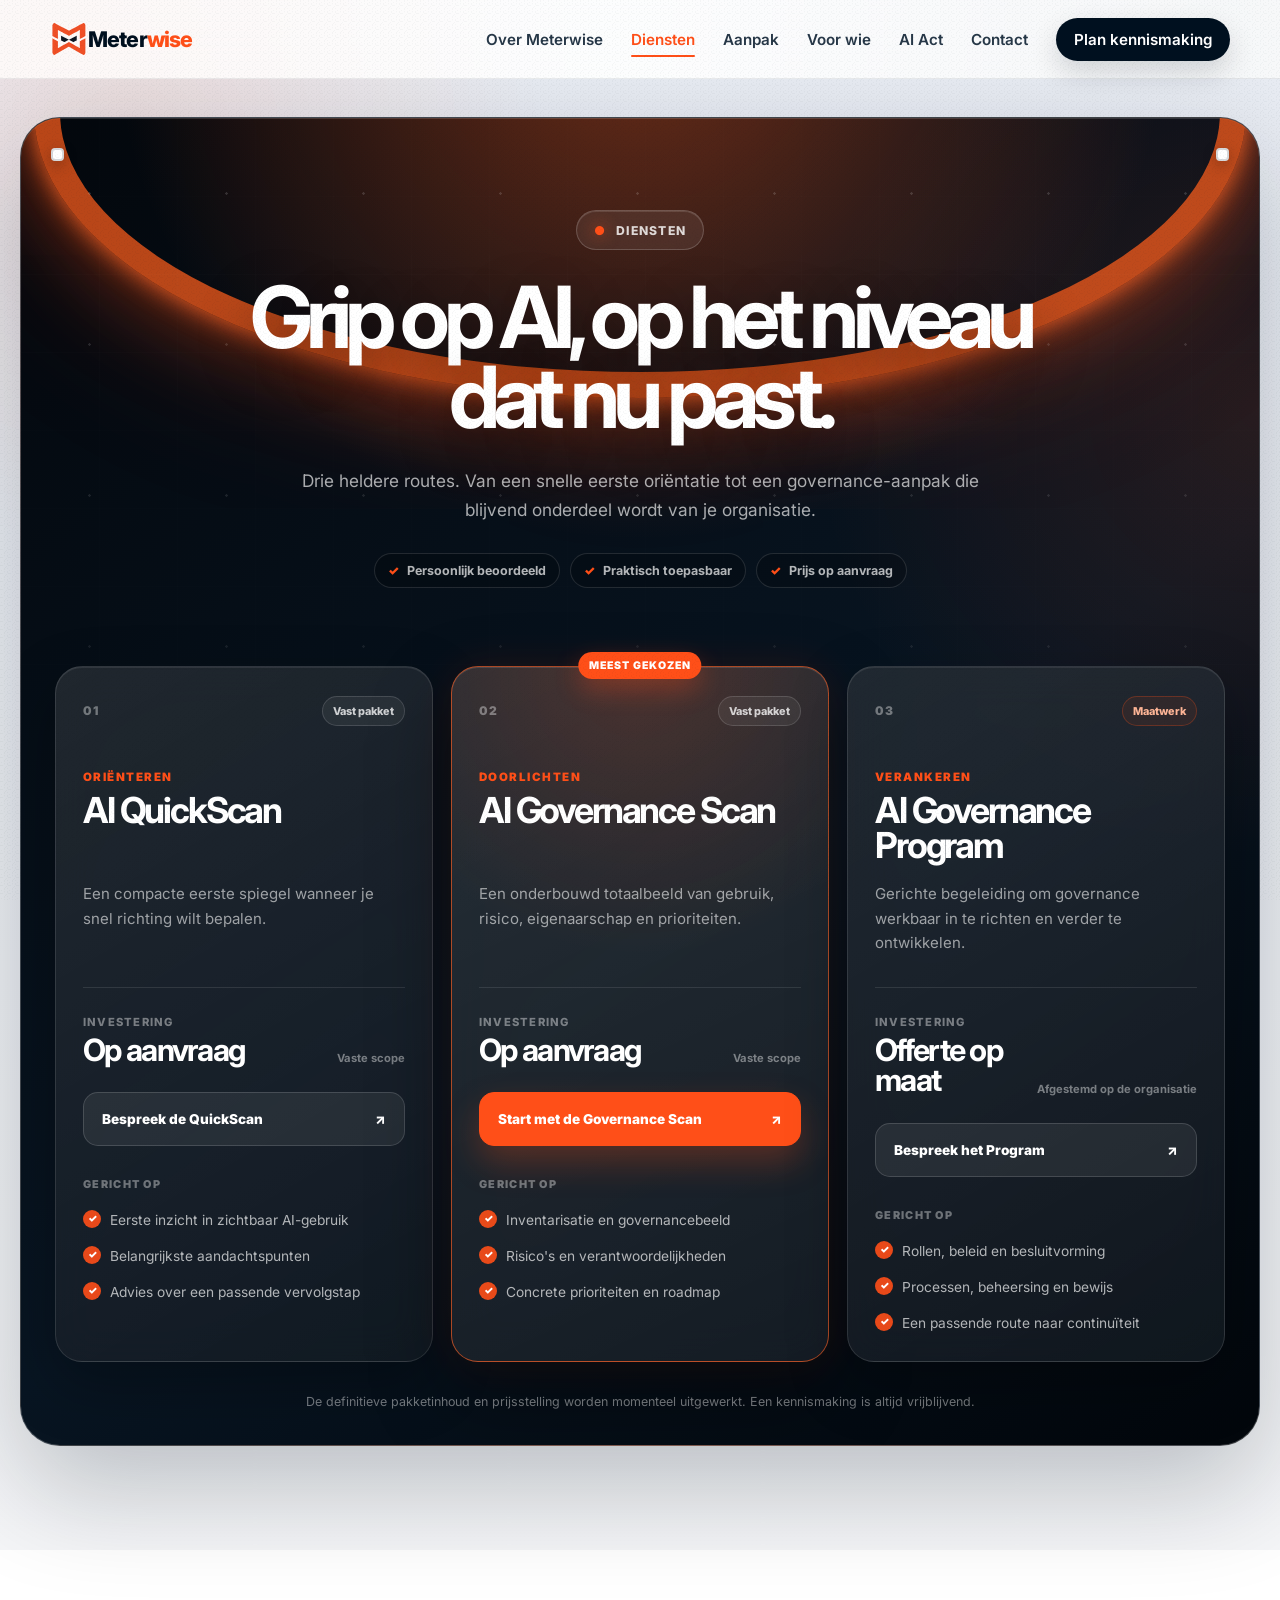
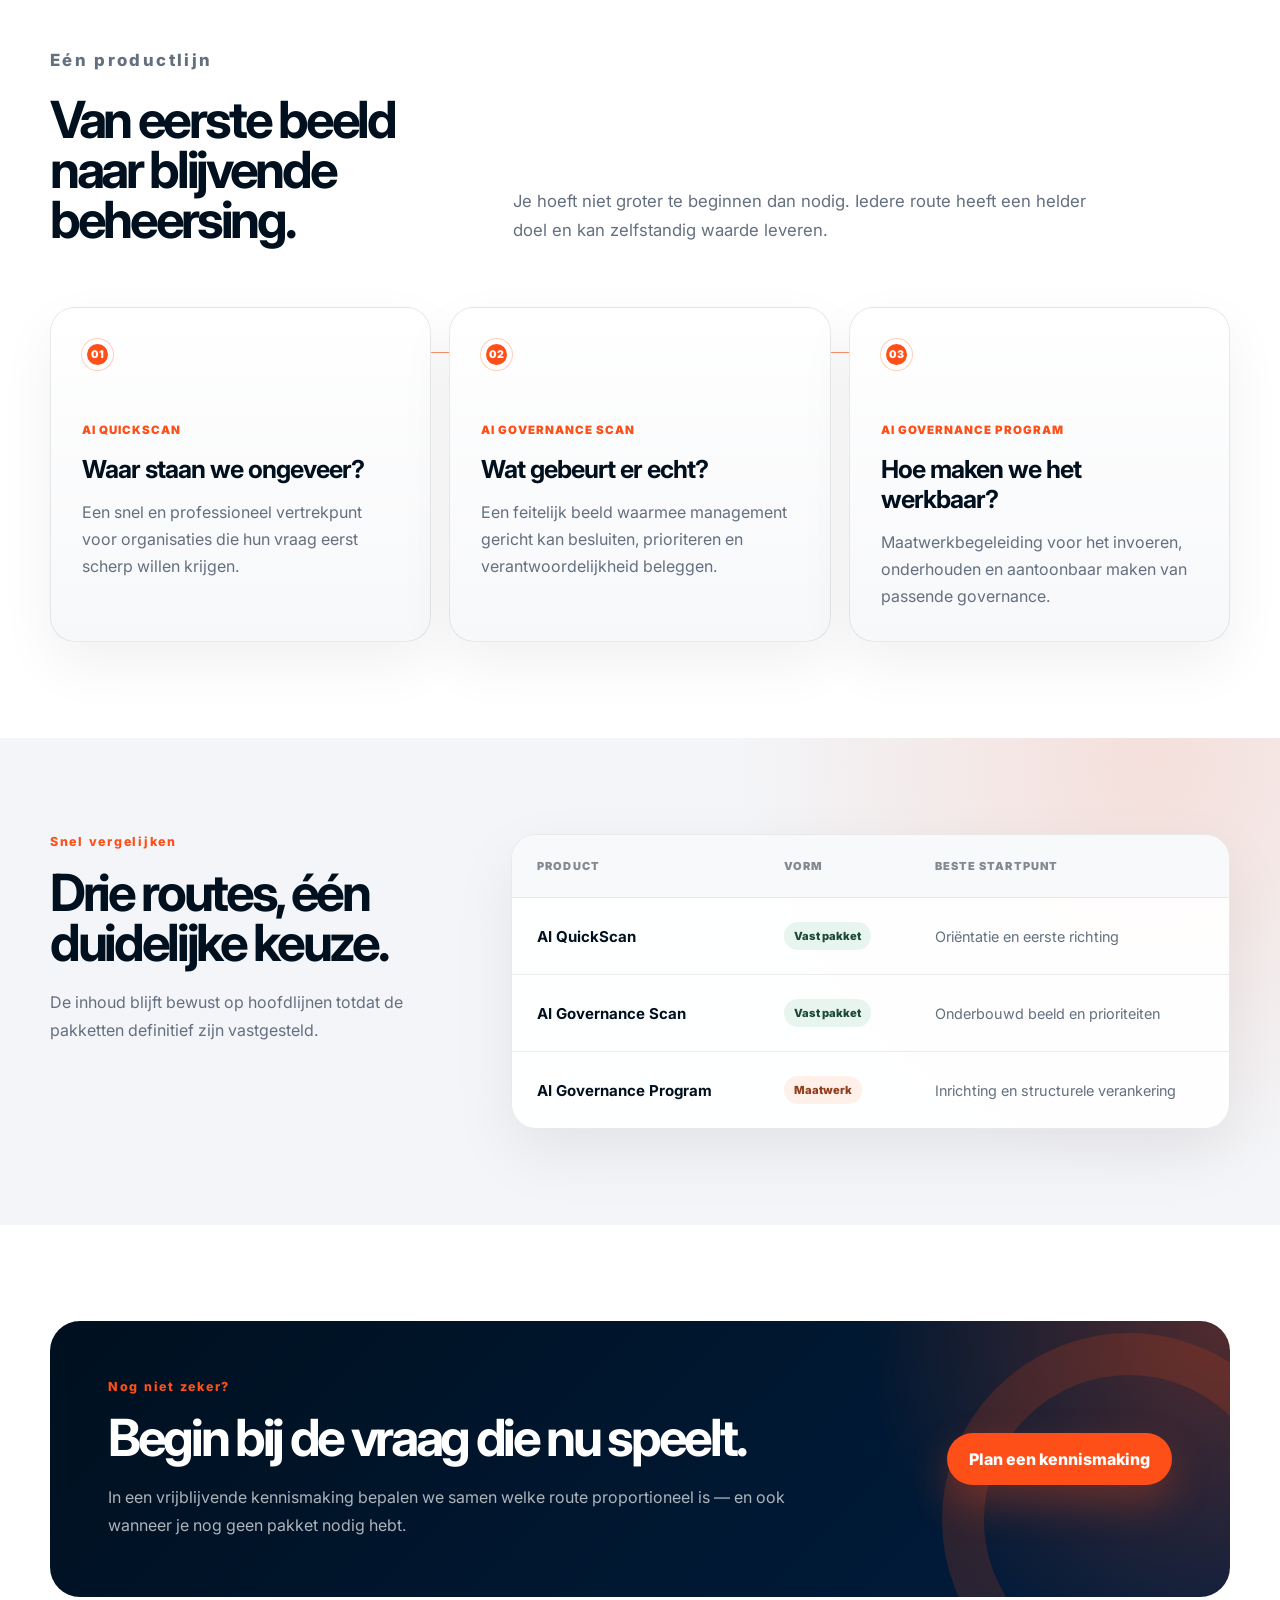
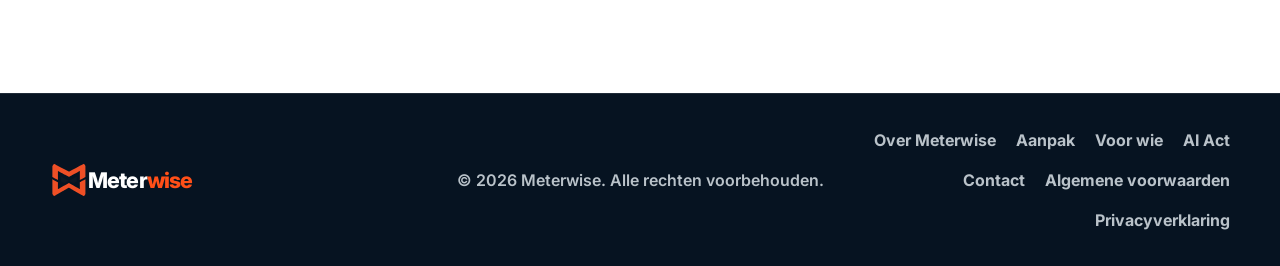
<file: diensten/index.html>
<!doctype html>
<html lang="nl" class="no-js">
<head>
  <meta charset="utf-8">
  <meta name="viewport" content="width=device-width, initial-scale=1">
  <title>Diensten | Meterwise</title>
  <meta name="description" content="Ontdek de drie Meterwise-diensten: AI QuickScan, AI Governance Scan en AI Governance Program.">
  <meta name="theme-color" content="#00101F">
  <meta property="og:type" content="website">
  <meta property="og:locale" content="nl_NL">
  <meta property="og:site_name" content="Meterwise">
  <meta property="og:title" content="Diensten | Meterwise">
  <meta property="og:description" content="Drie heldere routes van eerste inzicht naar aantoonbare AI-governance.">
  <meta property="og:url" content="https://meterwise.nl/diensten/">
  <meta property="og:image" content="https://meterwise.nl/assets/og-meterwise-logo.jpg">
  <link rel="icon" href="../assets/favicon.svg" type="image/svg+xml">
  <link rel="preconnect" href="https://fonts.googleapis.com">
  <link rel="preconnect" href="https://fonts.gstatic.com" crossorigin>
  <link href="https://fonts.googleapis.com/css2?family=Inter:wght@400;500;600;700;800&amp;display=swap" rel="stylesheet">
  <link rel="stylesheet" href="../styles.css?v=20260810-cosmic">
  <link rel="stylesheet" href="../pages.css?v=20260813-fullbleed-panels">
  <link rel="stylesheet" href="diensten.css?v=20260815-services-v3">
  <script>document.documentElement.classList.replace("no-js", "js");</script>
</head>

<body class="detail-page page-diensten services-pricing-page">
  <a class="skip-link" href="#main-content">Ga naar hoofdinhoud</a>
  <div class="scroll-progress" aria-hidden="true"><span></span></div>
  <div class="site-grain" aria-hidden="true"></div>

  <header class="site-header" id="top">
    <nav class="nav container" aria-label="Hoofdnavigatie">
      <a class="brand" href="/" aria-label="Meterwise home">
        <img src="../assets/favicon.svg" alt="" class="brand-mark">
        <span>Meter<span>wise</span></span>
      </a>
      <button class="nav-toggle" type="button" aria-label="Menu openen" aria-expanded="false">
        <span></span><span></span>
      </button>
      <div class="nav-links" data-nav-links>
        <a href="/">Over Meterwise</a>
        <a href="/diensten/" aria-current="page">Diensten</a>
        <a href="/aanpak/">Aanpak</a>
        <a href="/voor-wie/">Voor wie</a>
        <a href="/ai-act/">AI Act</a>
        <a href="/contact/">Contact</a>
        <a class="nav-cta" href="/kennismaking/">Plan kennismaking</a>
      </div>
    </nav>
  </header>

  <main id="main-content">
    <section class="pricing-hero" aria-labelledby="pricing-title">
      <div class="container pricing-shell">
        <span class="pricing-node pricing-node-one" aria-hidden="true"></span>
        <span class="pricing-node pricing-node-two" aria-hidden="true"></span>

        <div class="pricing-intro reveal">
          <div class="pricing-kicker"><span aria-hidden="true">●</span> Diensten</div>
          <h1 id="pricing-title">Grip op AI, op het niveau dat nu past.</h1>
          <p>
            Drie heldere routes. Van een snelle eerste oriëntatie tot een governance-aanpak die blijvend onderdeel wordt van je organisatie.
          </p>
          <div class="pricing-assurances" aria-label="Kenmerken van de Meterwise-diensten">
            <span>Persoonlijk beoordeeld</span>
            <span>Praktisch toepasbaar</span>
            <span>Prijs op aanvraag</span>
          </div>
        </div>

        <div class="pricing-grid" id="diensten">
          <article class="product-card reveal" id="quickscan">
            <div class="product-card-top">
              <span class="product-number">01</span>
              <span class="product-type">Vast pakket</span>
            </div>
            <div class="product-heading">
              <p>Oriënteren</p>
              <h2>AI QuickScan</h2>
              <span>Een compacte eerste spiegel wanneer je snel richting wilt bepalen.</span>
            </div>
            <div class="product-price">
              <small>Investering</small>
              <strong>Op aanvraag</strong>
              <span>Vaste scope</span>
            </div>
            <a class="product-button" href="/kennismaking/?onderwerp=quickscan">Bespreek de QuickScan <span aria-hidden="true">↗</span></a>
            <div class="product-includes">
              <small>Gericht op</small>
              <ul>
                <li>Eerste inzicht in zichtbaar AI-gebruik</li>
                <li>Belangrijkste aandachtspunten</li>
                <li>Advies over een passende vervolgstap</li>
              </ul>
            </div>
          </article>

          <article class="product-card is-featured reveal" id="governance-scan">
            <span class="featured-label">Meest gekozen</span>
            <div class="product-card-top">
              <span class="product-number">02</span>
              <span class="product-type">Vast pakket</span>
            </div>
            <div class="product-heading">
              <p>Doorlichten</p>
              <h2>AI Governance Scan</h2>
              <span>Een onderbouwd totaalbeeld van gebruik, risico, eigenaarschap en prioriteiten.</span>
            </div>
            <div class="product-price">
              <small>Investering</small>
              <strong>Op aanvraag</strong>
              <span>Vaste scope</span>
            </div>
            <a class="product-button is-primary" href="/kennismaking/?onderwerp=governance-scan">Start met de Governance Scan <span aria-hidden="true">↗</span></a>
            <div class="product-includes">
              <small>Gericht op</small>
              <ul>
                <li>Inventarisatie en governancebeeld</li>
                <li>Risico's en verantwoordelijkheden</li>
                <li>Concrete prioriteiten en roadmap</li>
              </ul>
            </div>
          </article>

          <article class="product-card reveal" id="governance-program">
            <div class="product-card-top">
              <span class="product-number">03</span>
              <span class="product-type is-custom">Maatwerk</span>
            </div>
            <div class="product-heading">
              <p>Verankeren</p>
              <h2>AI Governance Program</h2>
              <span>Gerichte begeleiding om governance werkbaar in te richten en verder te ontwikkelen.</span>
            </div>
            <div class="product-price">
              <small>Investering</small>
              <strong>Offerte op maat</strong>
              <span>Afgestemd op de organisatie</span>
            </div>
            <a class="product-button" href="/kennismaking/?onderwerp=governance-program">Bespreek het Program <span aria-hidden="true">↗</span></a>
            <div class="product-includes">
              <small>Gericht op</small>
              <ul>
                <li>Rollen, beleid en besluitvorming</li>
                <li>Processen, beheersing en bewijs</li>
                <li>Een passende route naar continuïteit</li>
              </ul>
            </div>
          </article>
        </div>

        <p class="scope-note">De definitieve pakketinhoud en prijsstelling worden momenteel uitgewerkt. Een kennismaking is altijd vrijblijvend.</p>
      </div>
    </section>

    <section class="product-path section" aria-labelledby="product-path-title">
      <div class="container">
        <div class="product-path-heading reveal">
          <p class="eyebrow">Eén productlijn</p>
          <h2 id="product-path-title">Van eerste beeld naar blijvende beheersing.</h2>
          <p>Je hoeft niet groter te beginnen dan nodig. Iedere route heeft een helder doel en kan zelfstandig waarde leveren.</p>
        </div>
        <div class="product-path-grid">
          <article class="path-step reveal">
            <span>01</span>
            <small>AI QuickScan</small>
            <h3>Waar staan we ongeveer?</h3>
            <p>Een snel en professioneel vertrekpunt voor organisaties die hun vraag eerst scherp willen krijgen.</p>
          </article>
          <article class="path-step reveal">
            <span>02</span>
            <small>AI Governance Scan</small>
            <h3>Wat gebeurt er echt?</h3>
            <p>Een feitelijk beeld waarmee management gericht kan besluiten, prioriteren en verantwoordelijkheid beleggen.</p>
          </article>
          <article class="path-step reveal">
            <span>03</span>
            <small>AI Governance Program</small>
            <h3>Hoe maken we het werkbaar?</h3>
            <p>Maatwerkbegeleiding voor het invoeren, onderhouden en aantoonbaar maken van passende governance.</p>
          </article>
        </div>
      </div>
    </section>

    <section class="product-compare section" aria-labelledby="compare-title">
      <div class="container compare-layout">
        <div class="compare-copy reveal">
          <p class="eyebrow">Snel vergelijken</p>
          <h2 id="compare-title">Drie routes, één duidelijke keuze.</h2>
          <p>De inhoud blijft bewust op hoofdlijnen totdat de pakketten definitief zijn vastgesteld.</p>
        </div>
        <div class="compare-table-wrap reveal">
          <table class="compare-table">
            <thead>
              <tr><th>Product</th><th>Vorm</th><th>Beste startpunt</th></tr>
            </thead>
            <tbody>
              <tr><th>AI QuickScan</th><td><span>Vast pakket</span></td><td>Oriëntatie en eerste richting</td></tr>
              <tr><th>AI Governance Scan</th><td><span>Vast pakket</span></td><td>Onderbouwd beeld en prioriteiten</td></tr>
              <tr><th>AI Governance Program</th><td><span class="custom">Maatwerk</span></td><td>Inrichting en structurele verankering</td></tr>
            </tbody>
          </table>
        </div>
      </div>
    </section>

    <section class="product-cta section">
      <div class="container">
        <div class="product-cta-card reveal">
          <div>
            <p class="eyebrow">Nog niet zeker?</p>
            <h2>Begin bij de vraag die nu speelt.</h2>
            <p>In een vrijblijvende kennismaking bepalen we samen welke route proportioneel is — en ook wanneer je nog geen pakket nodig hebt.</p>
          </div>
          <a class="button primary" href="/kennismaking/">Plan een kennismaking</a>
        </div>
      </div>
    </section>
  </main>

  <button class="back-to-top" type="button" aria-label="Terug naar boven" data-back-to-top><span aria-hidden="true">↑</span></button>

  <footer class="site-footer">
    <div class="container footer-grid">
      <a class="brand footer-brand" href="/"><img src="../assets/favicon.svg" alt="" class="brand-mark"><span>Meter<span>wise</span></span></a>
      <p>© <span id="year"></span> Meterwise. Alle rechten voorbehouden.</p>
      <div class="footer-links">
        <a href="/">Over Meterwise</a>
        <a href="/aanpak/">Aanpak</a>
        <a href="/voor-wie/">Voor wie</a>
        <a href="/ai-act/">AI Act</a>
        <a href="/contact/">Contact</a>
        <a href="/algemene-voorwaarden/">Algemene voorwaarden</a>
        <a href="/privacyverklaring/">Privacyverklaring</a>
      </div>
    </div>
  </footer>

  <script src="../script.js?v=20260810-cosmic"></script>
</body>
</html>
</file>
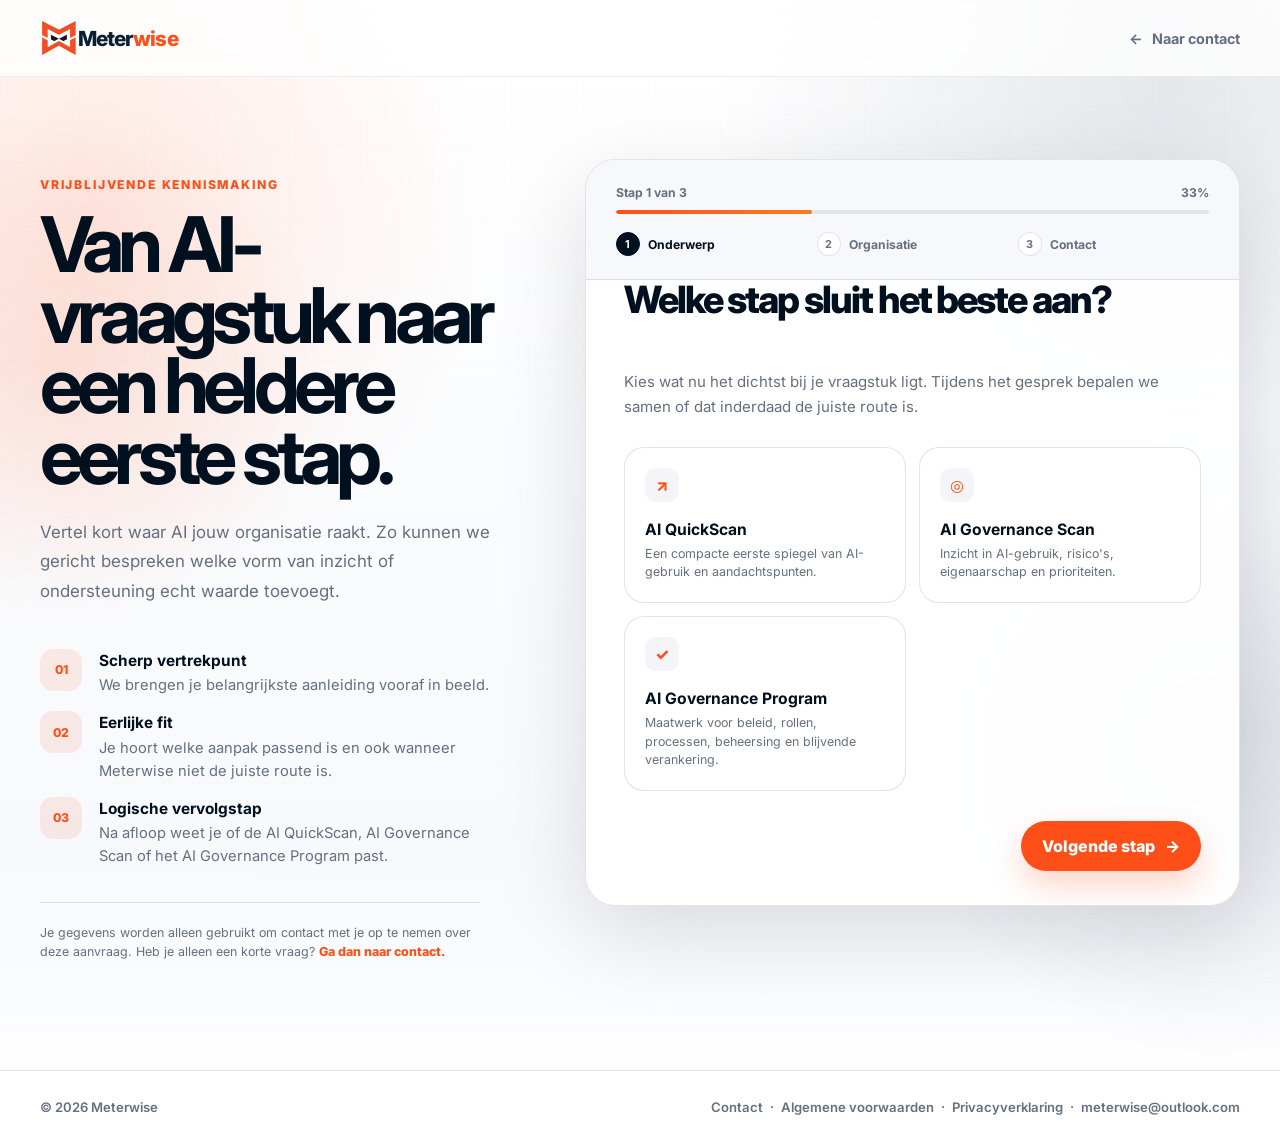
<file: kennismaking/index.html>
<!doctype html>
<html lang="nl" class="no-js">
<head>
  <meta charset="utf-8">
  <meta name="viewport" content="width=device-width, initial-scale=1">
  <title>Plan een kennismaking | Meterwise</title>
  <meta name="description" content="Plan een vrijblijvende kennismaking met Meterwise over de AI QuickScan, AI Governance Scan of het AI Governance Program.">
  <meta name="theme-color" content="#00101F">
  <meta property="og:type" content="website">
  <meta property="og:locale" content="nl_NL">
  <meta property="og:title" content="Plan een kennismaking | Meterwise">
  <meta property="og:description" content="Ontdek welke stap jouw organisatie helpt om AI zichtbaar, beheersbaar en aantoonbaar te maken.">
  <meta property="og:url" content="https://meterwise.nl/kennismaking/">
  <meta property="og:image" content="https://meterwise.nl/assets/og-meterwise-logo.jpg">
  <link rel="icon" href="../assets/favicon.svg" type="image/svg+xml">
  <link rel="preconnect" href="https://fonts.googleapis.com">
  <link rel="preconnect" href="https://fonts.gstatic.com" crossorigin>
  <link href="https://fonts.googleapis.com/css2?family=Inter:wght@400;500;600;700;800&amp;display=swap" rel="stylesheet">
  <link rel="stylesheet" href="kennismaking.css?v=20260810-cosmic">
  <script>document.documentElement.classList.replace("no-js", "js");</script>
</head>

<body>
  <a class="skip-link" href="#kennismaking-form">Ga naar het formulier</a>

  <header class="meeting-header">
    <div class="meeting-shell header-inner">
      <a class="meeting-brand" href="/" aria-label="Meterwise home">
        <img src="../assets/favicon.svg" alt="" width="38" height="38">
        <span>Meter<span>wise</span></span>
      </a>
      <a class="back-link" href="/contact/"><span aria-hidden="true">←</span> Naar contact</a>
    </div>
  </header>

  <main class="meeting-main">
    <div class="meeting-orb orb-one" aria-hidden="true"></div>
    <div class="meeting-orb orb-two" aria-hidden="true"></div>

    <section class="meeting-shell meeting-layout" aria-labelledby="page-title">
      <div class="meeting-intro">
        <p class="meeting-eyebrow">Vrijblijvende kennismaking</p>
        <h1 id="page-title">Van AI-vraagstuk naar een heldere eerste stap.</h1>
        <p class="meeting-lead">
          Vertel kort waar AI jouw organisatie raakt. Zo kunnen we gericht bespreken welke vorm van inzicht of ondersteuning echt waarde toevoegt.
        </p>

        <div class="meeting-points" aria-label="Wat je kunt verwachten">
          <div><span>01</span><p><strong>Scherp vertrekpunt</strong>We brengen je belangrijkste aanleiding vooraf in beeld.</p></div>
          <div><span>02</span><p><strong>Eerlijke fit</strong>Je hoort welke aanpak passend is en ook wanneer Meterwise niet de juiste route is.</p></div>
          <div><span>03</span><p><strong>Logische vervolgstap</strong>Na afloop weet je of de AI QuickScan, AI Governance Scan of het AI Governance Program past.</p></div>
        </div>

        <p class="privacy-note">Je gegevens worden alleen gebruikt om contact met je op te nemen over deze aanvraag. Heb je alleen een korte vraag? <a href="/contact/">Ga dan naar contact.</a></p>
      </div>

      <div class="form-panel">
        <div class="form-progress" aria-label="Voortgang formulier">
          <div class="progress-heading"><span data-step-label>Stap 1 van 3</span><span data-progress-value>33%</span></div>
          <div class="progress-track" aria-hidden="true"><span data-progress-bar></span></div>
          <ol>
            <li class="is-active" data-progress-step><span>1</span>Onderwerp</li>
            <li data-progress-step><span>2</span>Organisatie</li>
            <li data-progress-step><span>3</span>Contact</li>
          </ol>
        </div>

        <form id="kennismaking-form" class="meeting-form" novalidate data-meeting-form data-endpoint="https://formspree.io/f/xqpzaaag">
          <div class="form-alert" role="alert" hidden data-form-alert></div>

          <fieldset class="form-step is-active" data-form-step>
            <legend>Welke stap sluit het beste aan?</legend>
            <p class="step-intro">Kies wat nu het dichtst bij je vraagstuk ligt. Tijdens het gesprek bepalen we samen of dat inderdaad de juiste route is.</p>

            <div class="choice-grid">
              <label class="choice-card">
                <input type="radio" name="onderwerp" value="AI QuickScan" required>
                <span class="choice-icon" aria-hidden="true">↗</span>
                <strong>AI QuickScan</strong>
                <small>Een compacte eerste spiegel van AI-gebruik en aandachtspunten.</small>
              </label>
              <label class="choice-card">
                <input type="radio" name="onderwerp" value="AI Governance Scan" required>
                <span class="choice-icon" aria-hidden="true">◎</span>
                <strong>AI Governance Scan</strong>
                <small>Inzicht in AI-gebruik, risico's, eigenaarschap en prioriteiten.</small>
              </label>
              <label class="choice-card">
                <input type="radio" name="onderwerp" value="AI Governance Program" required>
                <span class="choice-icon" aria-hidden="true">✓</span>
                <strong>AI Governance Program</strong>
                <small>Maatwerk voor beleid, rollen, processen, beheersing en blijvende verankering.</small>
              </label>
            </div>

            <div class="step-actions align-end">
              <button class="button button-primary" type="button" data-next>Volgende stap <span aria-hidden="true">→</span></button>
            </div>
          </fieldset>

          <fieldset class="form-step" data-form-step hidden>
            <legend>Vertel iets over je organisatie.</legend>
            <p class="step-intro">Met deze context kunnen we het gesprek concreter voorbereiden.</p>

            <div class="field-grid">
              <label class="field field-wide">
                <span>Organisatienaam</span>
                <input type="text" name="organisatie" autocomplete="organization" required placeholder="Naam van de organisatie">
              </label>

              <label class="field">
                <span>Omvang</span>
                <select name="omvang" required>
                  <option value="">Maak een keuze</option>
                  <option>1–10 medewerkers</option>
                  <option>11–50 medewerkers</option>
                  <option>51–250 medewerkers</option>
                  <option>Meer dan 250 medewerkers</option>
                </select>
              </label>

              <label class="field">
                <span>Gewenste start</span>
                <select name="startmoment" required>
                  <option value="">Maak een keuze</option>
                  <option>Zo snel mogelijk</option>
                  <option>Binnen 1–3 maanden</option>
                  <option>Binnen 3–6 maanden</option>
                  <option>Ik ben mij nog aan het oriënteren</option>
                </select>
              </label>

              <label class="field field-wide">
                <span>Korte toelichting <small>optioneel</small></span>
                <textarea name="toelichting" rows="4" placeholder="Welke AI gebruiken jullie, waar loopt de organisatie tegenaan en wat wil je aantoonbaar regelen?"></textarea>
              </label>
            </div>

            <div class="step-actions">
              <button class="button button-secondary" type="button" data-back><span aria-hidden="true">←</span> Terug</button>
              <button class="button button-primary" type="button" data-next>Volgende stap <span aria-hidden="true">→</span></button>
            </div>
          </fieldset>

          <fieldset class="form-step" data-form-step hidden>
            <legend>Hoe kunnen we je bereiken?</legend>
            <p class="step-intro">Vul je gegevens in. We nemen vervolgens persoonlijk contact met je op.</p>

            <div class="field-grid">
              <label class="field">
                <span>Naam</span>
                <input type="text" name="naam" autocomplete="name" required placeholder="Voor- en achternaam">
              </label>

              <label class="field">
                <span>Functie <small>optioneel</small></span>
                <input type="text" name="functie" autocomplete="organization-title" placeholder="Je functie">
              </label>

              <label class="field">
                <span>E-mailadres</span>
                <input type="email" name="email" autocomplete="email" required placeholder="naam@organisatie.nl">
              </label>

              <label class="field">
                <span>Telefoonnummer <small>optioneel</small></span>
                <input type="tel" name="telefoon" autocomplete="tel" placeholder="+31 6 12345678">
              </label>

              <label class="consent field-wide">
                <input type="checkbox" name="toestemming" required>
                <span>Ik ga ermee akkoord dat Meterwise contact met mij opneemt over deze aanvraag.</span>
              </label>

              <input class="honeypot" type="text" name="_gotcha" autocomplete="off" tabindex="-1" aria-hidden="true">
              <input type="hidden" name="_subject" value="Nieuwe kennismakingsaanvraag via meterwise.nl">
            </div>

            <div class="request-summary" aria-live="polite">
              <span>Jouw aanvraag</span>
              <strong data-summary-subject>Nog geen onderwerp gekozen</strong>
              <small data-summary-organization>Organisatie nog niet ingevuld</small>
            </div>

            <div class="step-actions">
              <button class="button button-secondary" type="button" data-back><span aria-hidden="true">←</span> Terug</button>
              <button class="button button-primary" type="submit">Verstuur via de website <span aria-hidden="true">→</span></button>
            </div>
          </fieldset>

          <div class="success-state" hidden data-success-state tabindex="-1">
            <span class="success-icon" aria-hidden="true">✓</span>
            <p class="meeting-eyebrow">Aanvraag verzonden</p>
            <h2>Bedankt voor je interesse.</h2>
            <p data-success-message>Je aanvraag is via de website verzonden. We nemen persoonlijk contact met je op.</p>
            <div class="success-actions">
              <a class="button button-secondary" href="/">Terug naar de website</a>
              <a class="success-contact-link" href="/contact/">Naar contact</a>
            </div>
          </div>
        </form>
      </div>
    </section>
  </main>

  <footer class="meeting-footer">
    <div class="meeting-shell">
      <span>© <span data-year></span> Meterwise</span>
      <span><a href="/contact/">Contact</a> · <a href="/algemene-voorwaarden/">Algemene voorwaarden</a> · <a href="/privacyverklaring/">Privacyverklaring</a> · <a href="mailto:meterwise@outlook.com">meterwise@outlook.com</a></span>
    </div>
  </footer>

  <script src="kennismaking.js?v=20260806-contact"></script>
</body>
</html>
</file>
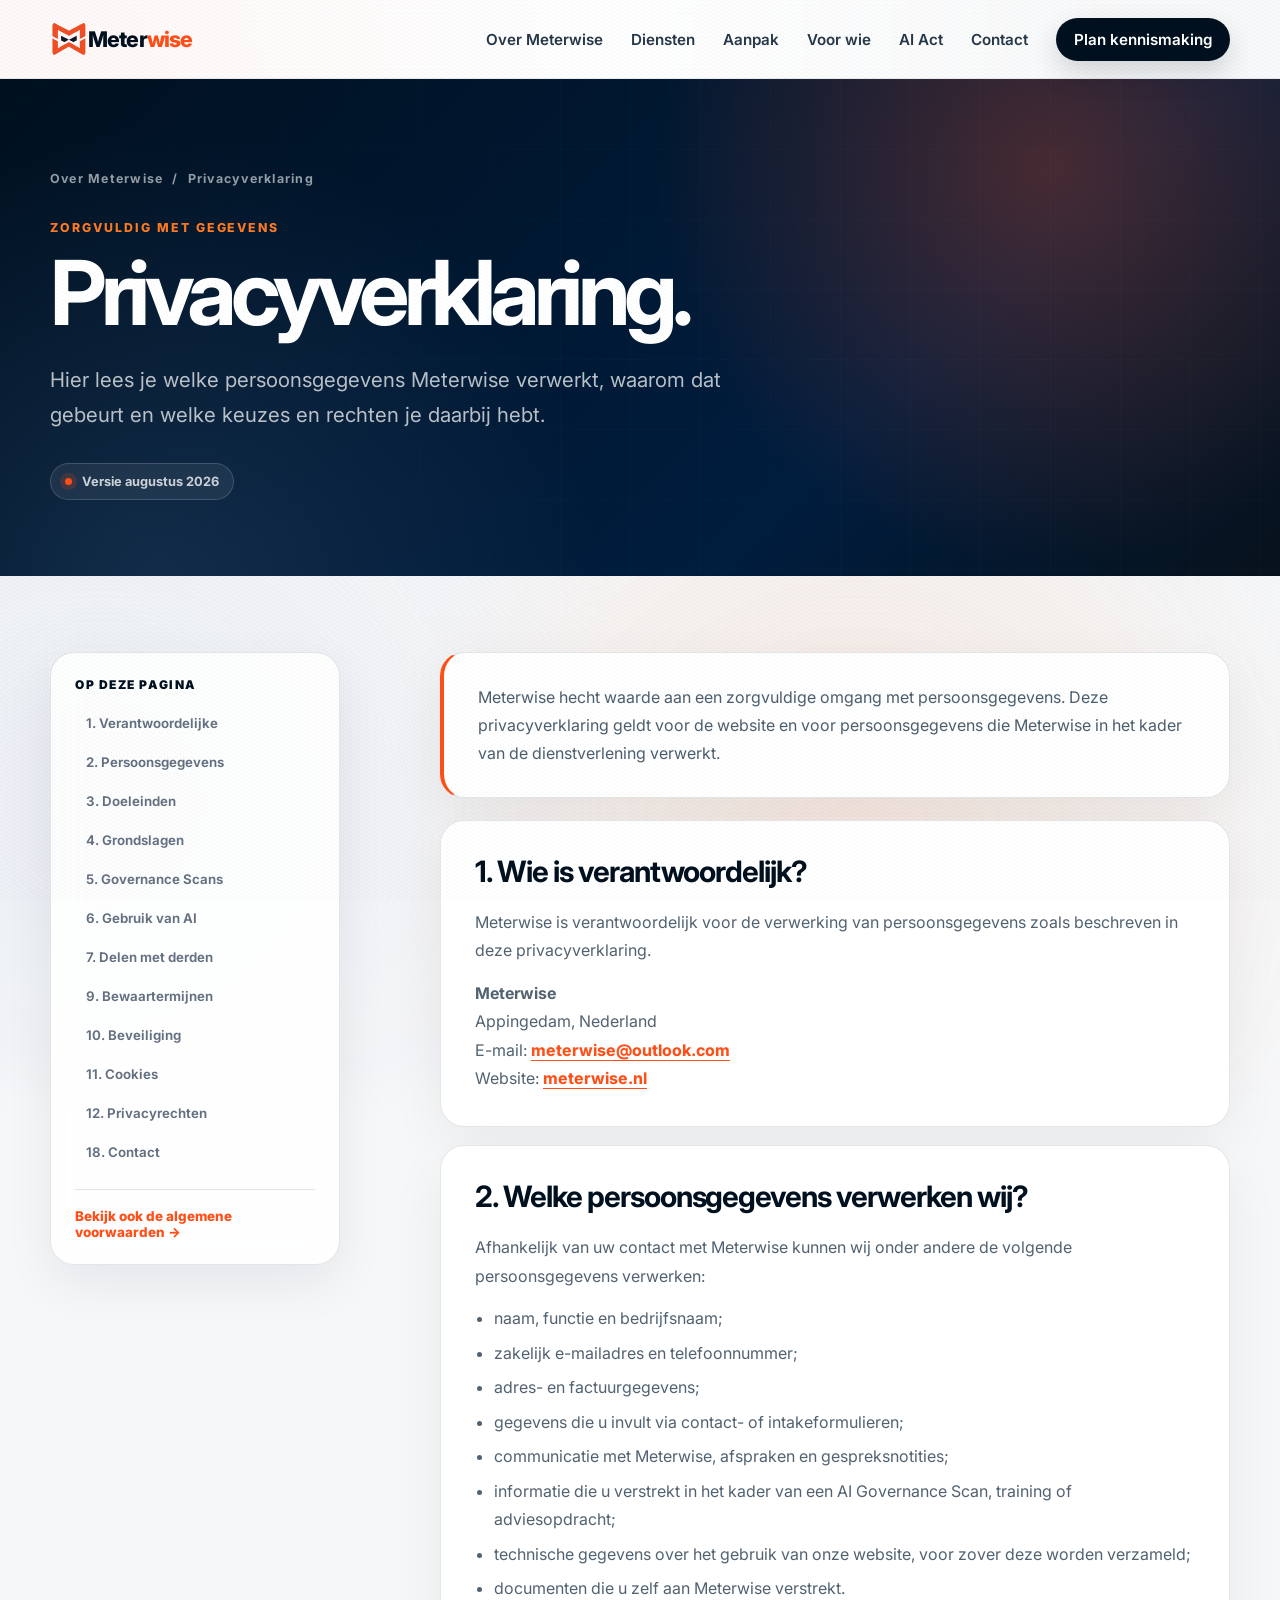
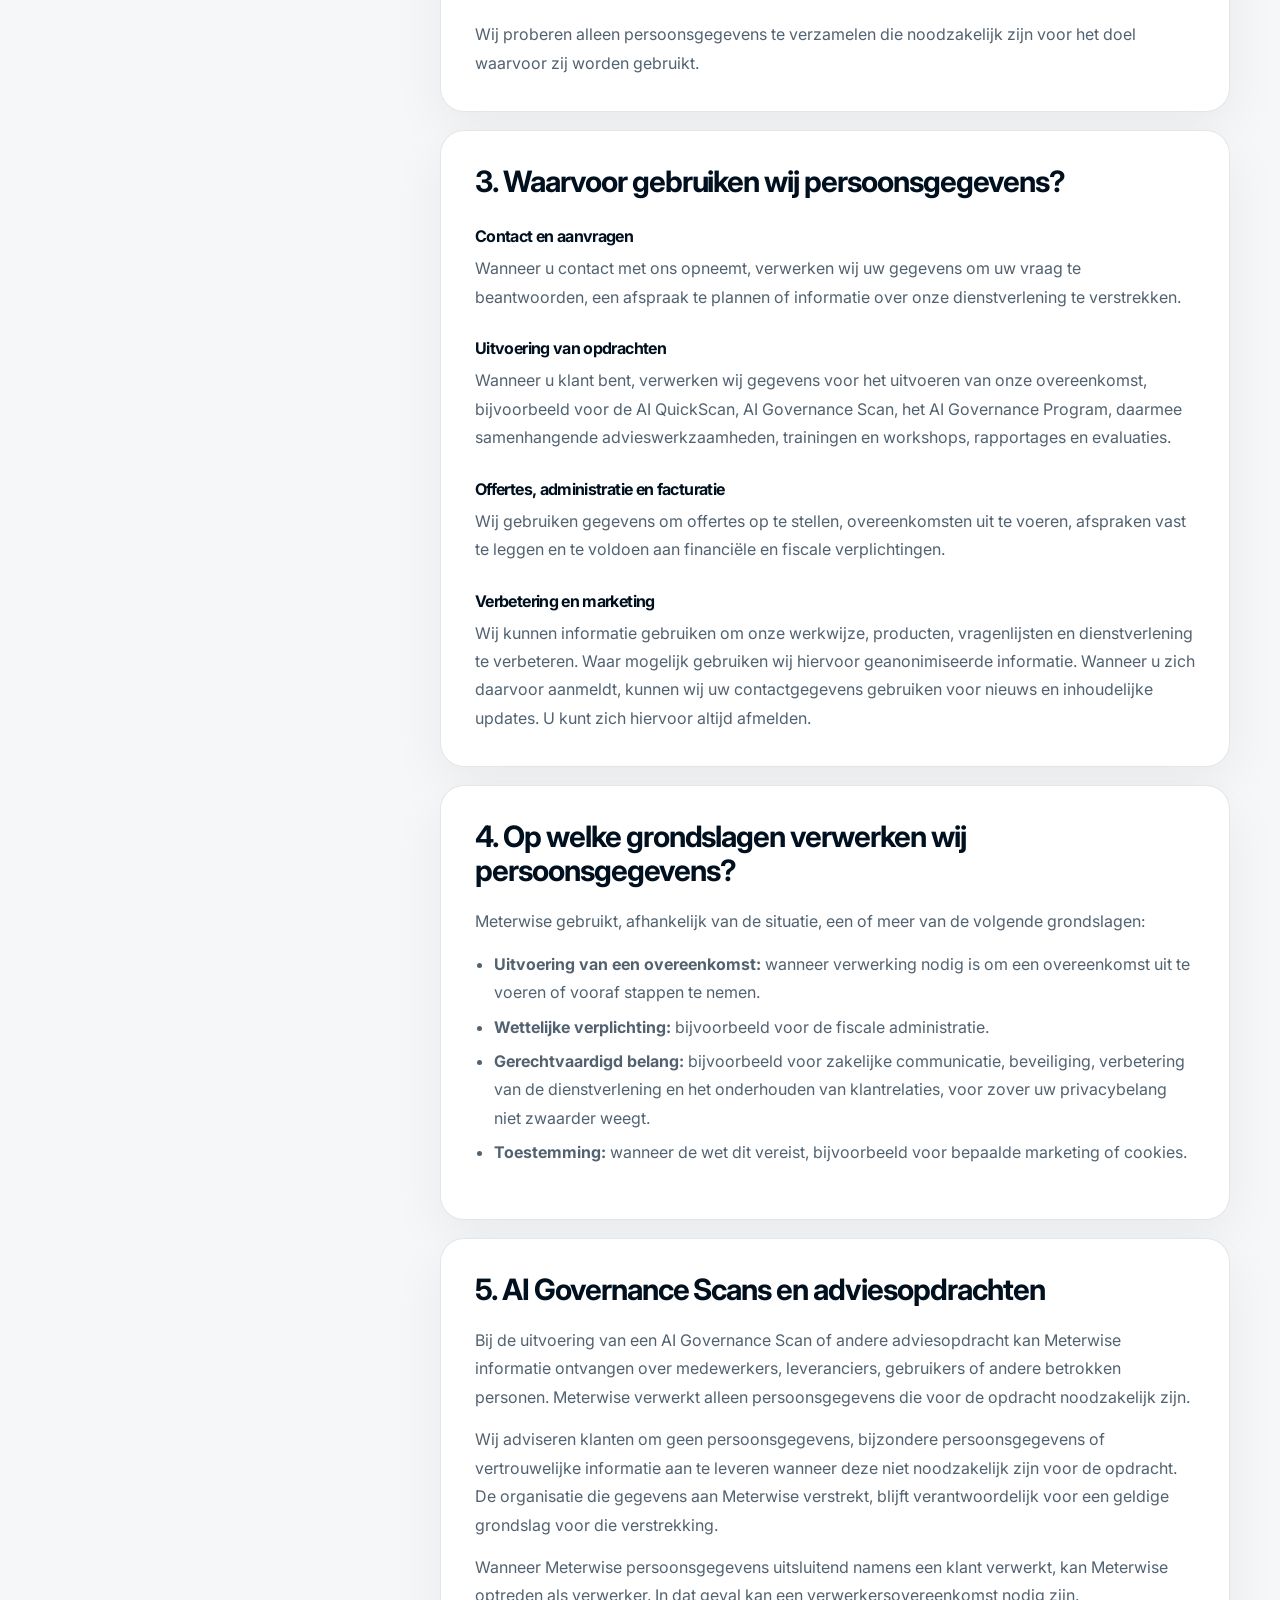
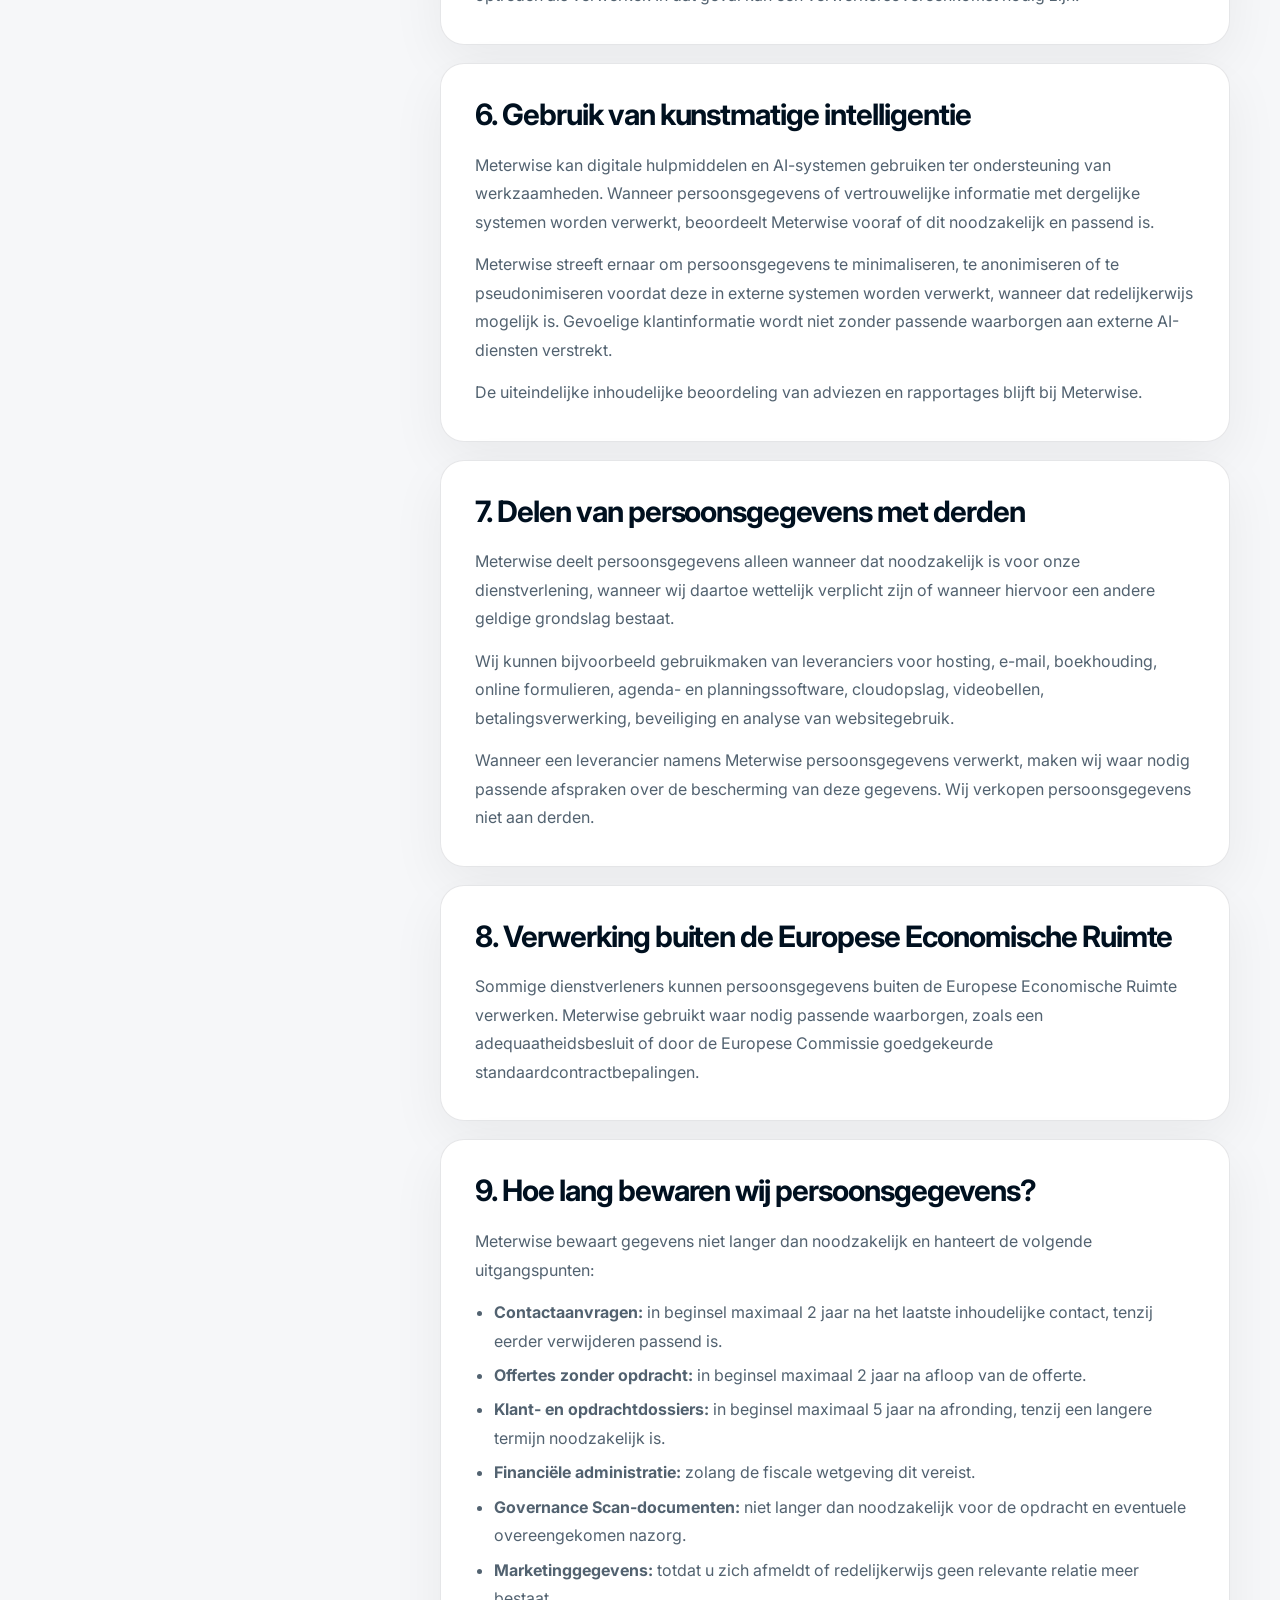
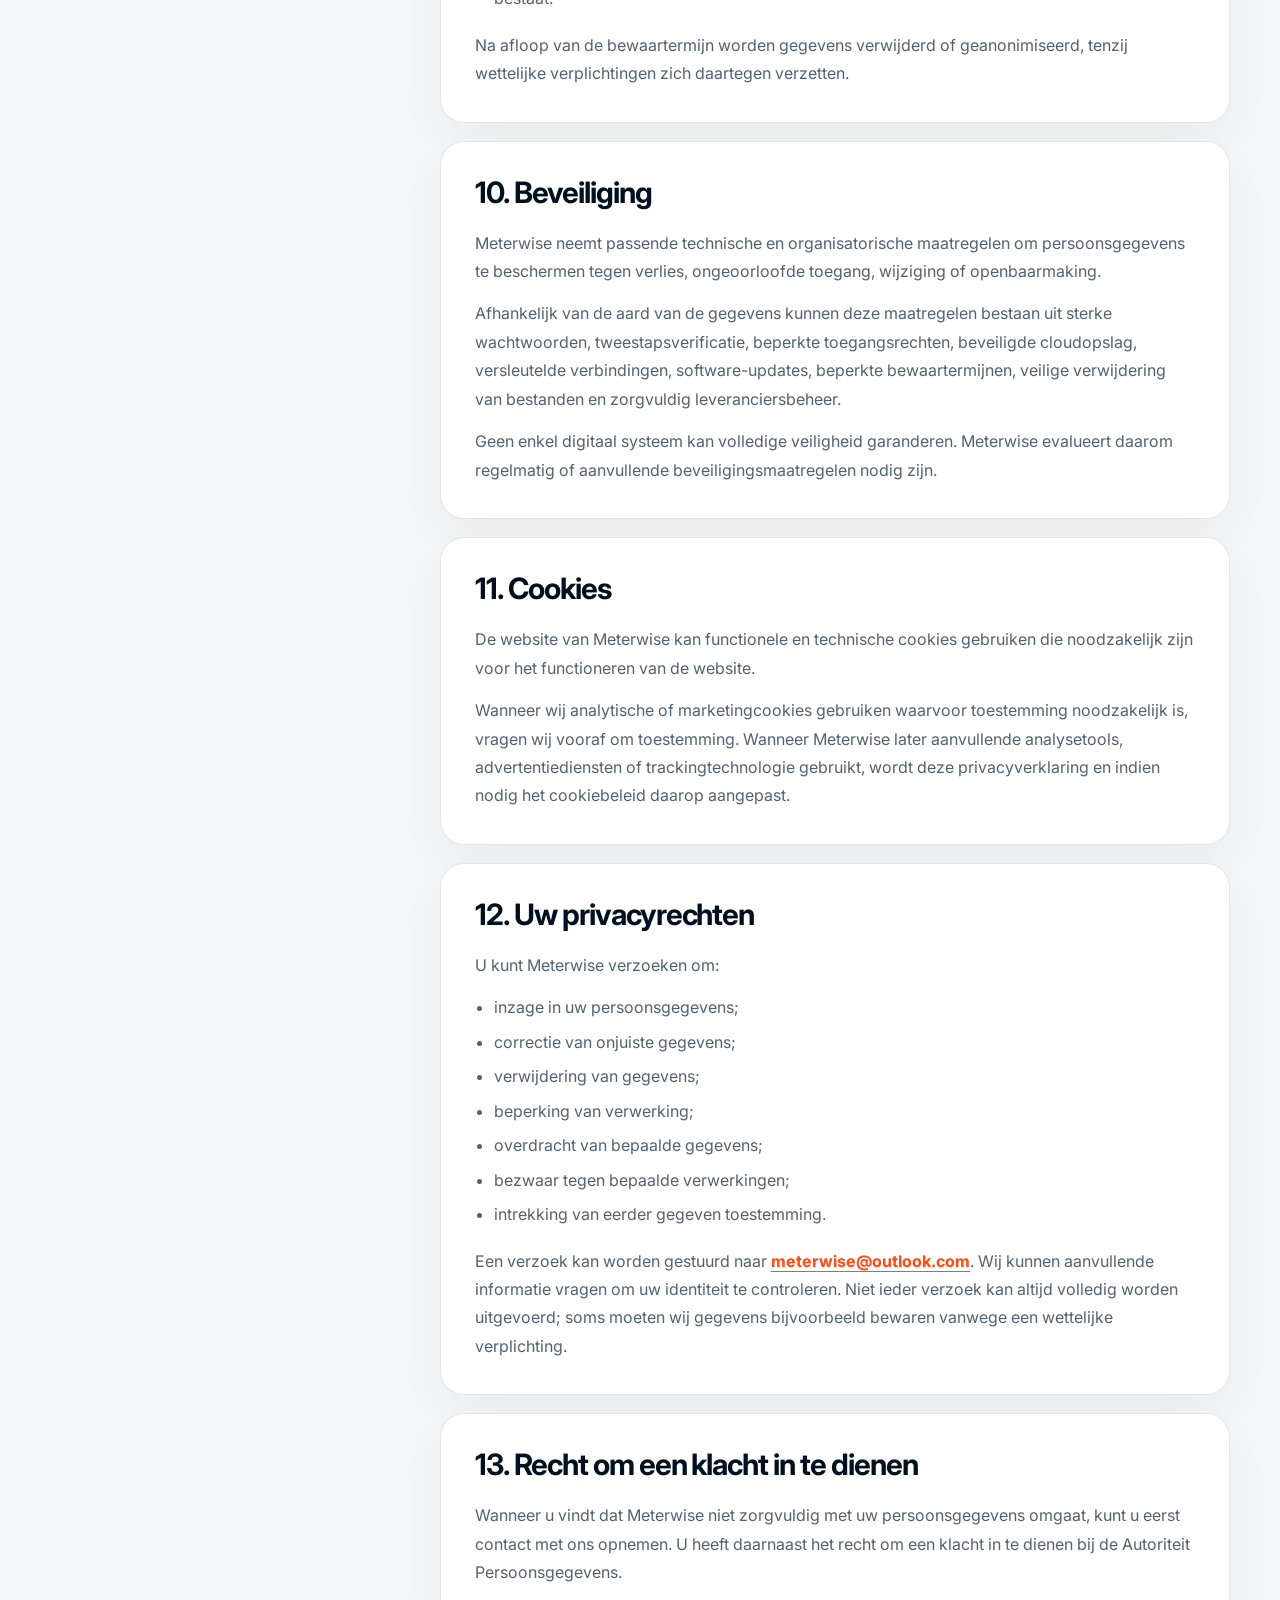
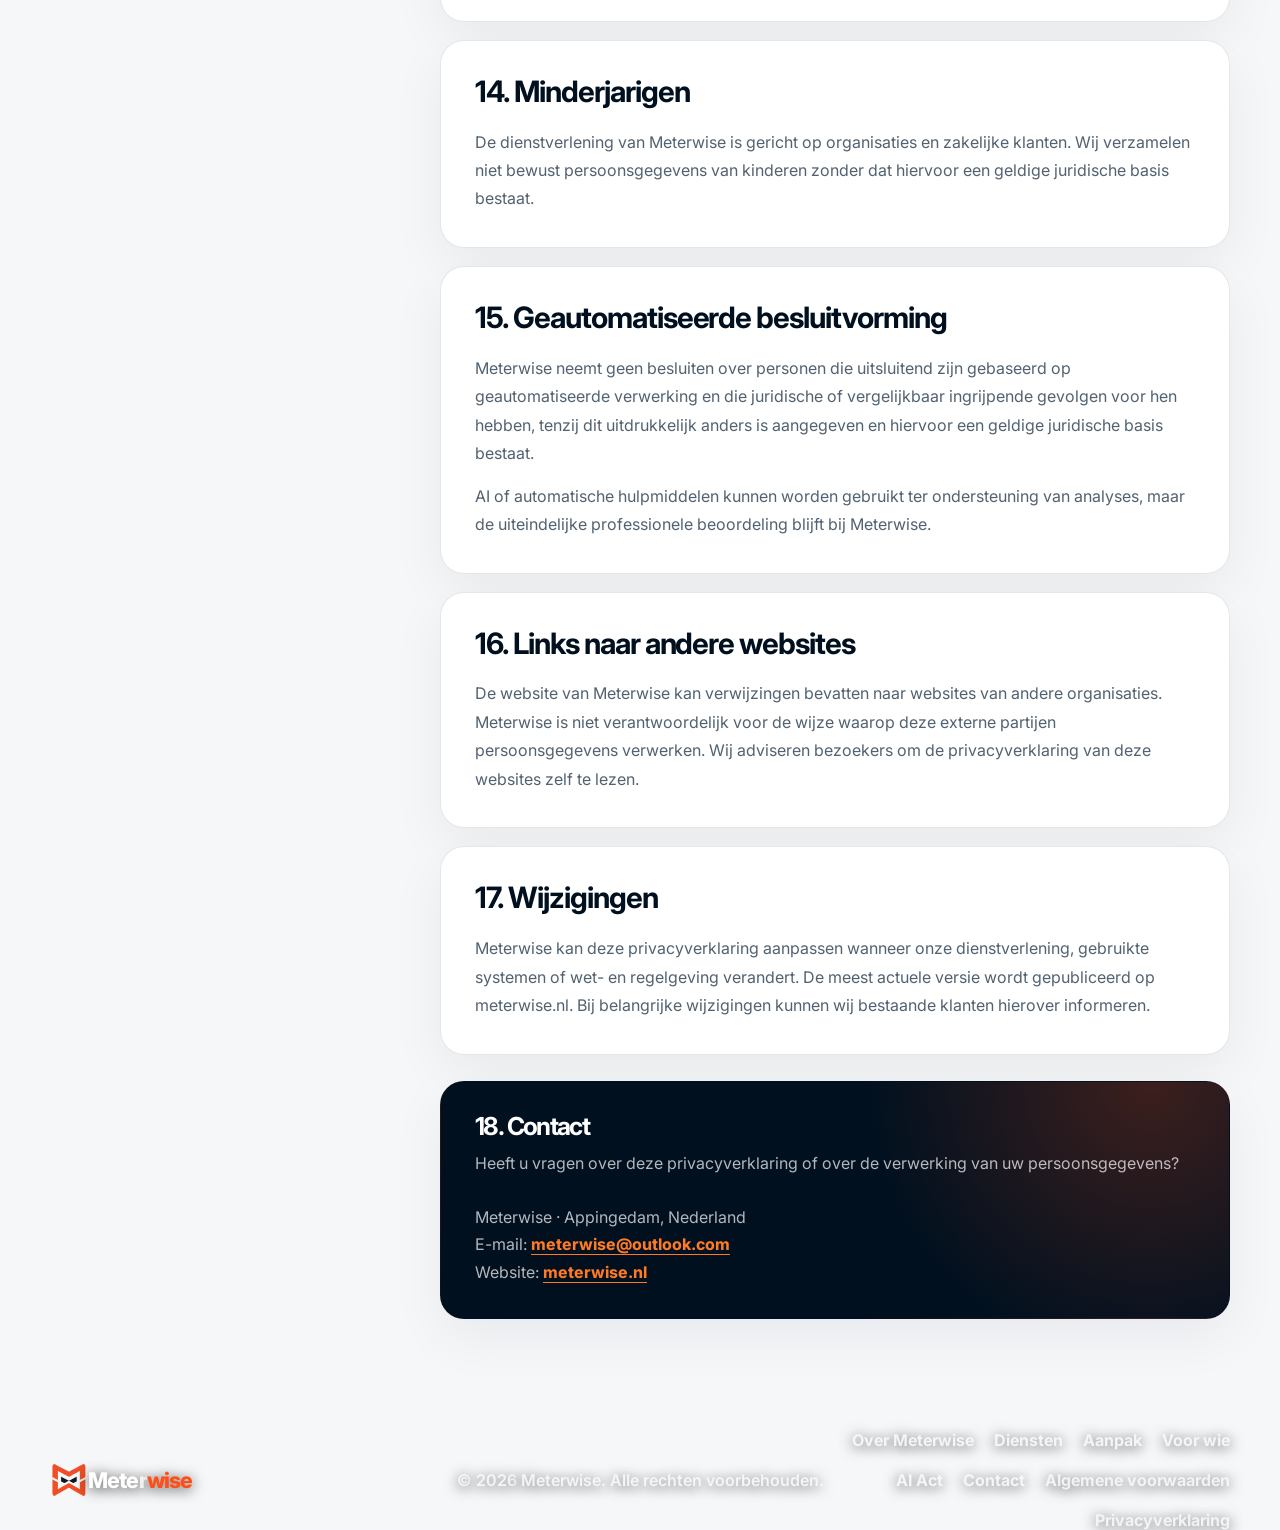
<file: privacyverklaring/index.html>
<!doctype html>
<html lang="nl" class="no-js">
<head>
  <meta charset="utf-8">
  <meta name="viewport" content="width=device-width, initial-scale=1">
  <title>Privacyverklaring | Meterwise</title>
  <meta name="description" content="Lees hoe Meterwise persoonsgegevens verwerkt, beschermt en bewaart en welke privacyrechten u heeft.">
  <meta name="theme-color" content="#00101F">
  <meta property="og:type" content="website">
  <meta property="og:locale" content="nl_NL">
  <meta property="og:site_name" content="Meterwise">
  <meta property="og:title" content="Privacyverklaring | Meterwise">
  <meta property="og:url" content="https://meterwise.nl/privacyverklaring/">
  <link rel="icon" href="../assets/favicon.svg" type="image/svg+xml">
  <link rel="preconnect" href="https://fonts.googleapis.com">
  <link rel="preconnect" href="https://fonts.gstatic.com" crossorigin>
  <link href="https://fonts.googleapis.com/css2?family=Inter:wght@400;500;600;700;800&amp;display=swap" rel="stylesheet">
  <link rel="stylesheet" href="../styles.css?v=20260810-cosmic">
  <link rel="stylesheet" href="../pages.css?v=20260810-cosmic">
  <link rel="stylesheet" href="../legal.css?v=20260810-legal">
  <script>document.documentElement.classList.replace("no-js", "js");</script>
</head>
<body class="detail-page page-legal">
  <a class="skip-link" href="#main-content">Ga naar hoofdinhoud</a>
  <div class="scroll-progress" aria-hidden="true"><span></span></div>
  <div class="site-grain" aria-hidden="true"></div>

  <header class="site-header" id="top">
    <nav class="nav container" aria-label="Hoofdnavigatie">
      <a class="brand" href="/" aria-label="Meterwise home"><img src="../assets/favicon.svg" alt="" class="brand-mark"><span>Meter<span>wise</span></span></a>
      <button class="nav-toggle" type="button" aria-label="Menu openen" aria-expanded="false"><span></span><span></span></button>
      <div class="nav-links" data-nav-links>
        <a href="/">Over Meterwise</a><a href="/diensten/">Diensten</a><a href="/aanpak/">Aanpak</a><a href="/voor-wie/">Voor wie</a><a href="/ai-act/">AI Act</a><a href="/contact/">Contact</a><a class="nav-cta" href="/kennismaking/">Plan kennismaking</a>
      </div>
    </nav>
  </header>

  <main id="main-content">
    <section class="legal-hero">
      <div class="container">
        <div class="breadcrumb"><a href="/">Over Meterwise</a><span>/</span><span>Privacyverklaring</span></div>
        <p class="legal-kicker">Zorgvuldig met gegevens</p>
        <h1>Privacyverklaring.</h1>
        <p class="legal-hero-lead">Hier lees je welke persoonsgegevens Meterwise verwerkt, waarom dat gebeurt en welke keuzes en rechten je daarbij hebt.</p>
        <span class="legal-meta">Versie augustus 2026</span>
      </div>
    </section>

    <section class="legal-section">
      <div class="container legal-layout">
        <aside class="legal-aside" aria-label="Inhoudsopgave">
          <span class="legal-aside-label">Op deze pagina</span>
          <nav><a href="#wie">1. Verantwoordelijke</a><a href="#gegevens">2. Persoonsgegevens</a><a href="#doelen">3. Doeleinden</a><a href="#grondslagen">4. Grondslagen</a><a href="#governance">5. Governance Scans</a><a href="#ai">6. Gebruik van AI</a><a href="#derden">7. Delen met derden</a><a href="#bewaren">9. Bewaartermijnen</a><a href="#beveiliging">10. Beveiliging</a><a href="#cookies">11. Cookies</a><a href="#rechten">12. Privacyrechten</a><a href="#contact-privacy">18. Contact</a></nav>
          <a class="legal-switch" href="/algemene-voorwaarden/">Bekijk ook de algemene voorwaarden →</a>
        </aside>

        <div class="legal-document">
          <div class="legal-intro-card"><p>Meterwise hecht waarde aan een zorgvuldige omgang met persoonsgegevens. Deze privacyverklaring geldt voor de website en voor persoonsgegevens die Meterwise in het kader van de dienstverlening verwerkt.</p></div>

          <article class="legal-article" id="wie"><h2>1. Wie is verantwoordelijk?</h2><p>Meterwise is verantwoordelijk voor de verwerking van persoonsgegevens zoals beschreven in deze privacyverklaring.</p><p><strong>Meterwise</strong><br>Appingedam, Nederland<br>E-mail: <a href="mailto:meterwise@outlook.com">meterwise@outlook.com</a><br>Website: <a href="https://meterwise.nl/">meterwise.nl</a></p></article>

          <article class="legal-article" id="gegevens"><h2>2. Welke persoonsgegevens verwerken wij?</h2><p>Afhankelijk van uw contact met Meterwise kunnen wij onder andere de volgende persoonsgegevens verwerken:</p><ul><li>naam, functie en bedrijfsnaam;</li><li>zakelijk e-mailadres en telefoonnummer;</li><li>adres- en factuurgegevens;</li><li>gegevens die u invult via contact- of intakeformulieren;</li><li>communicatie met Meterwise, afspraken en gespreksnotities;</li><li>informatie die u verstrekt in het kader van een AI Governance Scan, training of adviesopdracht;</li><li>technische gegevens over het gebruik van onze website, voor zover deze worden verzameld;</li><li>documenten die u zelf aan Meterwise verstrekt.</li></ul><p>Wij proberen alleen persoonsgegevens te verzamelen die noodzakelijk zijn voor het doel waarvoor zij worden gebruikt.</p></article>

          <article class="legal-article" id="doelen"><h2>3. Waarvoor gebruiken wij persoonsgegevens?</h2><h3>Contact en aanvragen</h3><p>Wanneer u contact met ons opneemt, verwerken wij uw gegevens om uw vraag te beantwoorden, een afspraak te plannen of informatie over onze dienstverlening te verstrekken.</p><h3>Uitvoering van opdrachten</h3><p>Wanneer u klant bent, verwerken wij gegevens voor het uitvoeren van onze overeenkomst, bijvoorbeeld voor de AI QuickScan, AI Governance Scan, het AI Governance Program, daarmee samenhangende advieswerkzaamheden, trainingen en workshops, rapportages en evaluaties.</p><h3>Offertes, administratie en facturatie</h3><p>Wij gebruiken gegevens om offertes op te stellen, overeenkomsten uit te voeren, afspraken vast te leggen en te voldoen aan financiële en fiscale verplichtingen.</p><h3>Verbetering en marketing</h3><p>Wij kunnen informatie gebruiken om onze werkwijze, producten, vragenlijsten en dienstverlening te verbeteren. Waar mogelijk gebruiken wij hiervoor geanonimiseerde informatie. Wanneer u zich daarvoor aanmeldt, kunnen wij uw contactgegevens gebruiken voor nieuws en inhoudelijke updates. U kunt zich hiervoor altijd afmelden.</p></article>

          <article class="legal-article" id="grondslagen"><h2>4. Op welke grondslagen verwerken wij persoonsgegevens?</h2><p>Meterwise gebruikt, afhankelijk van de situatie, een of meer van de volgende grondslagen:</p><ul><li><strong>Uitvoering van een overeenkomst:</strong> wanneer verwerking nodig is om een overeenkomst uit te voeren of vooraf stappen te nemen.</li><li><strong>Wettelijke verplichting:</strong> bijvoorbeeld voor de fiscale administratie.</li><li><strong>Gerechtvaardigd belang:</strong> bijvoorbeeld voor zakelijke communicatie, beveiliging, verbetering van de dienstverlening en het onderhouden van klantrelaties, voor zover uw privacybelang niet zwaarder weegt.</li><li><strong>Toestemming:</strong> wanneer de wet dit vereist, bijvoorbeeld voor bepaalde marketing of cookies.</li></ul></article>

          <article class="legal-article" id="governance"><h2>5. AI Governance Scans en adviesopdrachten</h2><p>Bij de uitvoering van een AI Governance Scan of andere adviesopdracht kan Meterwise informatie ontvangen over medewerkers, leveranciers, gebruikers of andere betrokken personen. Meterwise verwerkt alleen persoonsgegevens die voor de opdracht noodzakelijk zijn.</p><p>Wij adviseren klanten om geen persoonsgegevens, bijzondere persoonsgegevens of vertrouwelijke informatie aan te leveren wanneer deze niet noodzakelijk zijn voor de opdracht. De organisatie die gegevens aan Meterwise verstrekt, blijft verantwoordelijk voor een geldige grondslag voor die verstrekking.</p><p>Wanneer Meterwise persoonsgegevens uitsluitend namens een klant verwerkt, kan Meterwise optreden als verwerker. In dat geval kan een verwerkersovereenkomst nodig zijn.</p></article>

          <article class="legal-article" id="ai"><h2>6. Gebruik van kunstmatige intelligentie</h2><p>Meterwise kan digitale hulpmiddelen en AI-systemen gebruiken ter ondersteuning van werkzaamheden. Wanneer persoonsgegevens of vertrouwelijke informatie met dergelijke systemen worden verwerkt, beoordeelt Meterwise vooraf of dit noodzakelijk en passend is.</p><p>Meterwise streeft ernaar om persoonsgegevens te minimaliseren, te anonimiseren of te pseudonimiseren voordat deze in externe systemen worden verwerkt, wanneer dat redelijkerwijs mogelijk is. Gevoelige klantinformatie wordt niet zonder passende waarborgen aan externe AI-diensten verstrekt.</p><p>De uiteindelijke inhoudelijke beoordeling van adviezen en rapportages blijft bij Meterwise.</p></article>

          <article class="legal-article" id="derden"><h2>7. Delen van persoonsgegevens met derden</h2><p>Meterwise deelt persoonsgegevens alleen wanneer dat noodzakelijk is voor onze dienstverlening, wanneer wij daartoe wettelijk verplicht zijn of wanneer hiervoor een andere geldige grondslag bestaat.</p><p>Wij kunnen bijvoorbeeld gebruikmaken van leveranciers voor hosting, e-mail, boekhouding, online formulieren, agenda- en planningssoftware, cloudopslag, videobellen, betalingsverwerking, beveiliging en analyse van websitegebruik.</p><p>Wanneer een leverancier namens Meterwise persoonsgegevens verwerkt, maken wij waar nodig passende afspraken over de bescherming van deze gegevens. Wij verkopen persoonsgegevens niet aan derden.</p></article>

          <article class="legal-article" id="buiten-eer"><h2>8. Verwerking buiten de Europese Economische Ruimte</h2><p>Sommige dienstverleners kunnen persoonsgegevens buiten de Europese Economische Ruimte verwerken. Meterwise gebruikt waar nodig passende waarborgen, zoals een adequaatheidsbesluit of door de Europese Commissie goedgekeurde standaardcontractbepalingen.</p></article>

          <article class="legal-article" id="bewaren"><h2>9. Hoe lang bewaren wij persoonsgegevens?</h2><p>Meterwise bewaart gegevens niet langer dan noodzakelijk en hanteert de volgende uitgangspunten:</p><ul><li><strong>Contactaanvragen:</strong> in beginsel maximaal 2 jaar na het laatste inhoudelijke contact, tenzij eerder verwijderen passend is.</li><li><strong>Offertes zonder opdracht:</strong> in beginsel maximaal 2 jaar na afloop van de offerte.</li><li><strong>Klant- en opdrachtdossiers:</strong> in beginsel maximaal 5 jaar na afronding, tenzij een langere termijn noodzakelijk is.</li><li><strong>Financiële administratie:</strong> zolang de fiscale wetgeving dit vereist.</li><li><strong>Governance Scan-documenten:</strong> niet langer dan noodzakelijk voor de opdracht en eventuele overeengekomen nazorg.</li><li><strong>Marketinggegevens:</strong> totdat u zich afmeldt of redelijkerwijs geen relevante relatie meer bestaat.</li></ul><p>Na afloop van de bewaartermijn worden gegevens verwijderd of geanonimiseerd, tenzij wettelijke verplichtingen zich daartegen verzetten.</p></article>

          <article class="legal-article" id="beveiliging"><h2>10. Beveiliging</h2><p>Meterwise neemt passende technische en organisatorische maatregelen om persoonsgegevens te beschermen tegen verlies, ongeoorloofde toegang, wijziging of openbaarmaking.</p><p>Afhankelijk van de aard van de gegevens kunnen deze maatregelen bestaan uit sterke wachtwoorden, tweestapsverificatie, beperkte toegangsrechten, beveiligde cloudopslag, versleutelde verbindingen, software-updates, beperkte bewaartermijnen, veilige verwijdering van bestanden en zorgvuldig leveranciersbeheer.</p><p>Geen enkel digitaal systeem kan volledige veiligheid garanderen. Meterwise evalueert daarom regelmatig of aanvullende beveiligingsmaatregelen nodig zijn.</p></article>

          <article class="legal-article" id="cookies"><h2>11. Cookies</h2><p>De website van Meterwise kan functionele en technische cookies gebruiken die noodzakelijk zijn voor het functioneren van de website.</p><p>Wanneer wij analytische of marketingcookies gebruiken waarvoor toestemming noodzakelijk is, vragen wij vooraf om toestemming. Wanneer Meterwise later aanvullende analysetools, advertentiediensten of trackingtechnologie gebruikt, wordt deze privacyverklaring en indien nodig het cookiebeleid daarop aangepast.</p></article>

          <article class="legal-article" id="rechten"><h2>12. Uw privacyrechten</h2><p>U kunt Meterwise verzoeken om:</p><ul><li>inzage in uw persoonsgegevens;</li><li>correctie van onjuiste gegevens;</li><li>verwijdering van gegevens;</li><li>beperking van verwerking;</li><li>overdracht van bepaalde gegevens;</li><li>bezwaar tegen bepaalde verwerkingen;</li><li>intrekking van eerder gegeven toestemming.</li></ul><p>Een verzoek kan worden gestuurd naar <a href="mailto:meterwise@outlook.com?subject=Privacyverzoek">meterwise@outlook.com</a>. Wij kunnen aanvullende informatie vragen om uw identiteit te controleren. Niet ieder verzoek kan altijd volledig worden uitgevoerd; soms moeten wij gegevens bijvoorbeeld bewaren vanwege een wettelijke verplichting.</p></article>

          <article class="legal-article" id="klacht"><h2>13. Recht om een klacht in te dienen</h2><p>Wanneer u vindt dat Meterwise niet zorgvuldig met uw persoonsgegevens omgaat, kunt u eerst contact met ons opnemen. U heeft daarnaast het recht om een klacht in te dienen bij de Autoriteit Persoonsgegevens.</p></article>

          <article class="legal-article" id="minderjarigen"><h2>14. Minderjarigen</h2><p>De dienstverlening van Meterwise is gericht op organisaties en zakelijke klanten. Wij verzamelen niet bewust persoonsgegevens van kinderen zonder dat hiervoor een geldige juridische basis bestaat.</p></article>

          <article class="legal-article" id="besluitvorming"><h2>15. Geautomatiseerde besluitvorming</h2><p>Meterwise neemt geen besluiten over personen die uitsluitend zijn gebaseerd op geautomatiseerde verwerking en die juridische of vergelijkbaar ingrijpende gevolgen voor hen hebben, tenzij dit uitdrukkelijk anders is aangegeven en hiervoor een geldige juridische basis bestaat.</p><p>AI of automatische hulpmiddelen kunnen worden gebruikt ter ondersteuning van analyses, maar de uiteindelijke professionele beoordeling blijft bij Meterwise.</p></article>

          <article class="legal-article" id="externe-links"><h2>16. Links naar andere websites</h2><p>De website van Meterwise kan verwijzingen bevatten naar websites van andere organisaties. Meterwise is niet verantwoordelijk voor de wijze waarop deze externe partijen persoonsgegevens verwerken. Wij adviseren bezoekers om de privacyverklaring van deze websites zelf te lezen.</p></article>

          <article class="legal-article" id="wijzigingen"><h2>17. Wijzigingen</h2><p>Meterwise kan deze privacyverklaring aanpassen wanneer onze dienstverlening, gebruikte systemen of wet- en regelgeving verandert. De meest actuele versie wordt gepubliceerd op meterwise.nl. Bij belangrijke wijzigingen kunnen wij bestaande klanten hierover informeren.</p></article>

          <div class="legal-contact-card" id="contact-privacy"><h2>18. Contact</h2><p>Heeft u vragen over deze privacyverklaring of over de verwerking van uw persoonsgegevens?<br><br>Meterwise · Appingedam, Nederland<br>E-mail: <a href="mailto:meterwise@outlook.com">meterwise@outlook.com</a><br>Website: <a href="https://meterwise.nl/">meterwise.nl</a></p></div>
        </div>
      </div>
    </section>
  </main>

  <button class="back-to-top" type="button" aria-label="Terug naar boven" data-back-to-top><span aria-hidden="true">↑</span></button>
  <footer class="site-footer"><div class="container footer-grid"><a class="brand footer-brand" href="/"><img src="../assets/favicon.svg" alt="" class="brand-mark"><span>Meter<span>wise</span></span></a><p>© <span id="year"></span> Meterwise. Alle rechten voorbehouden.</p><div class="footer-links"><a href="/">Over Meterwise</a><a href="/diensten/">Diensten</a><a href="/aanpak/">Aanpak</a><a href="/voor-wie/">Voor wie</a><a href="/ai-act/">AI Act</a><a href="/contact/">Contact</a><a href="/algemene-voorwaarden/">Algemene voorwaarden</a><a href="/privacyverklaring/" aria-current="page">Privacyverklaring</a></div></div></footer>
  <script src="../script.js?v=20260810-cosmic"></script>
</body>
</html>
</file>
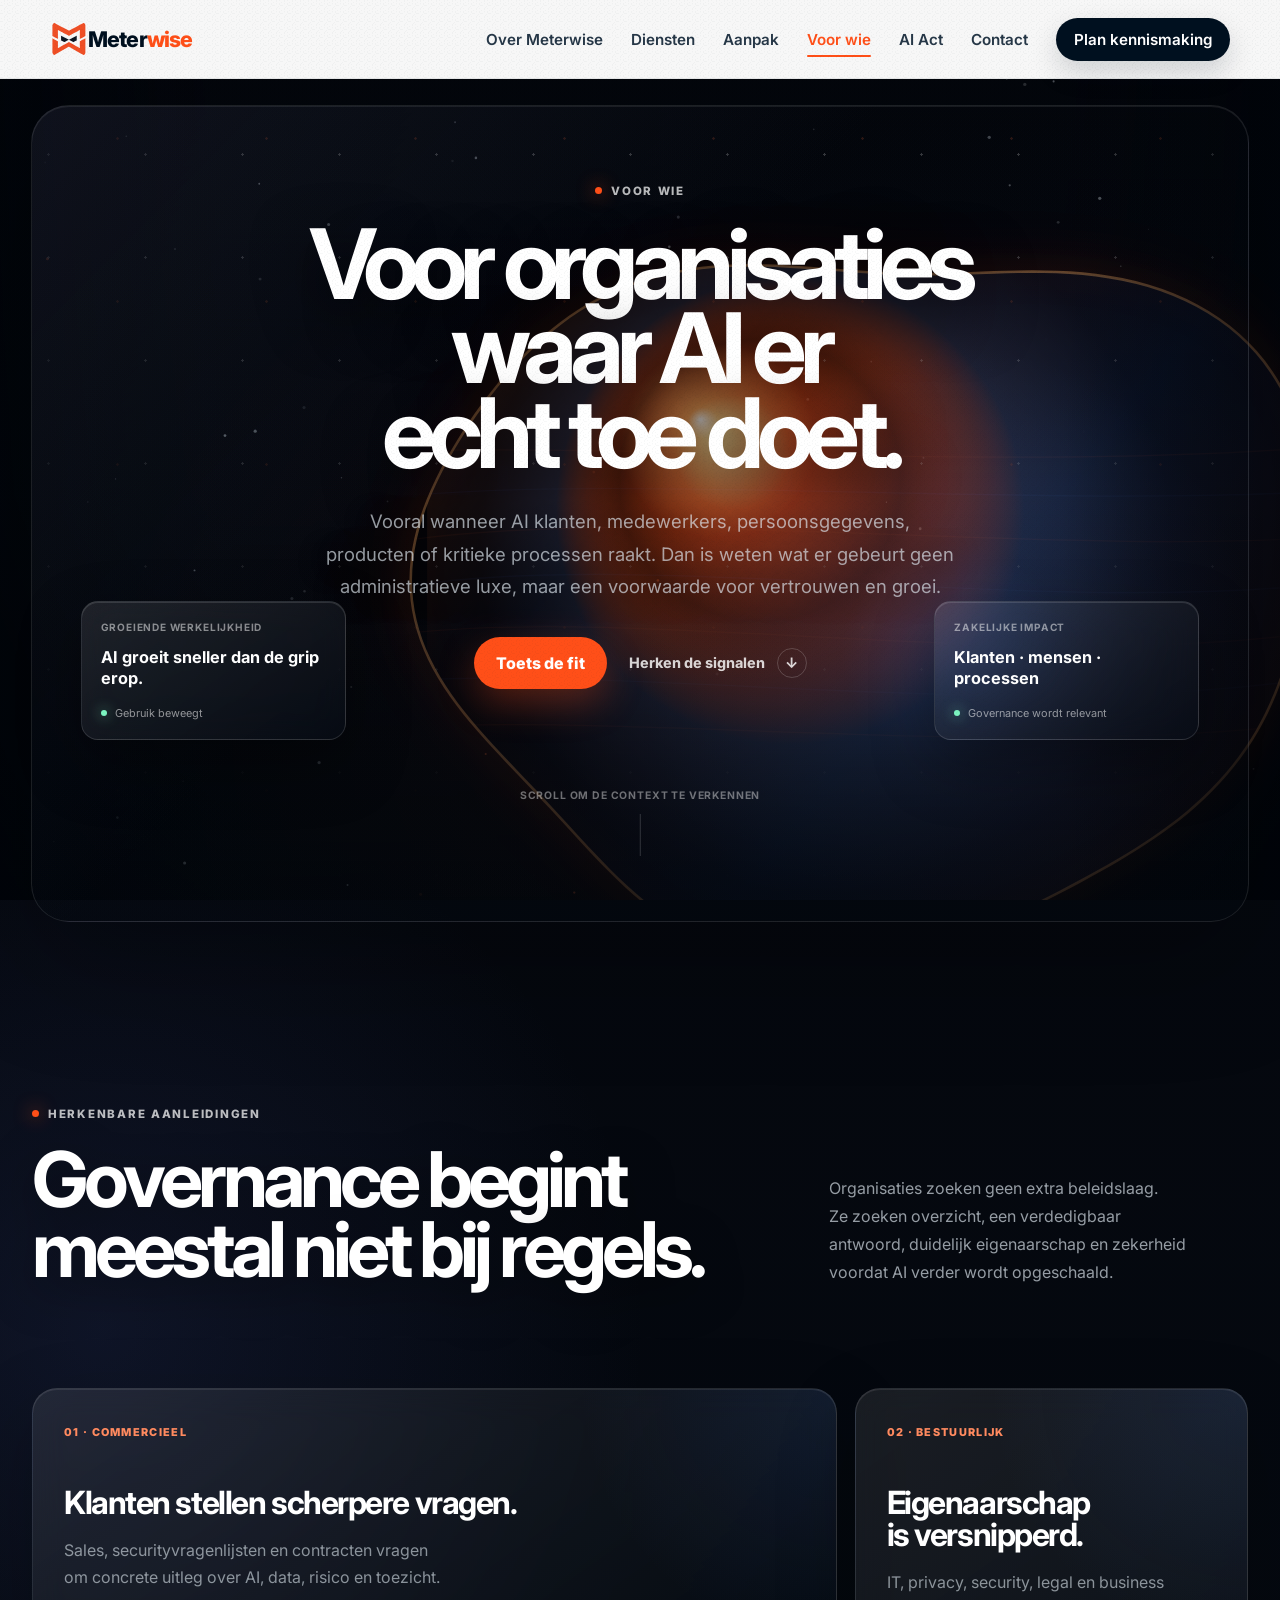
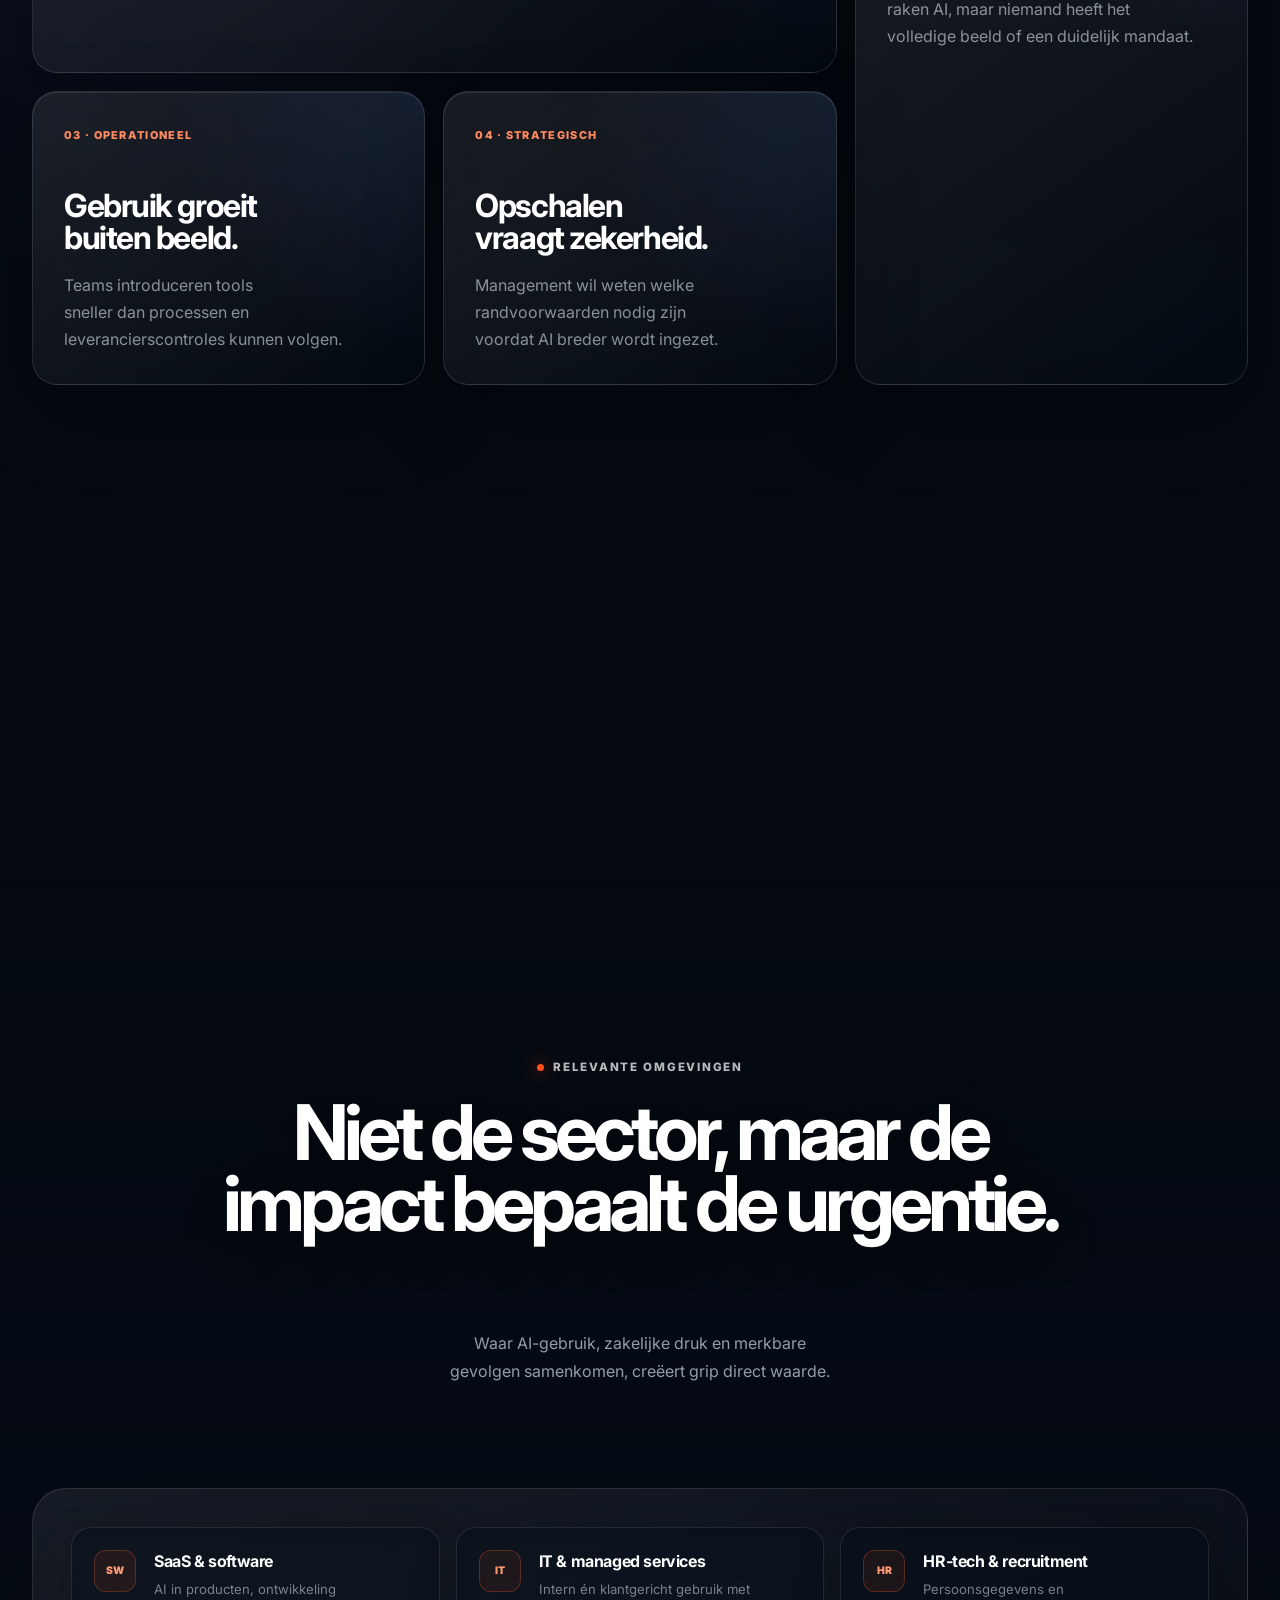
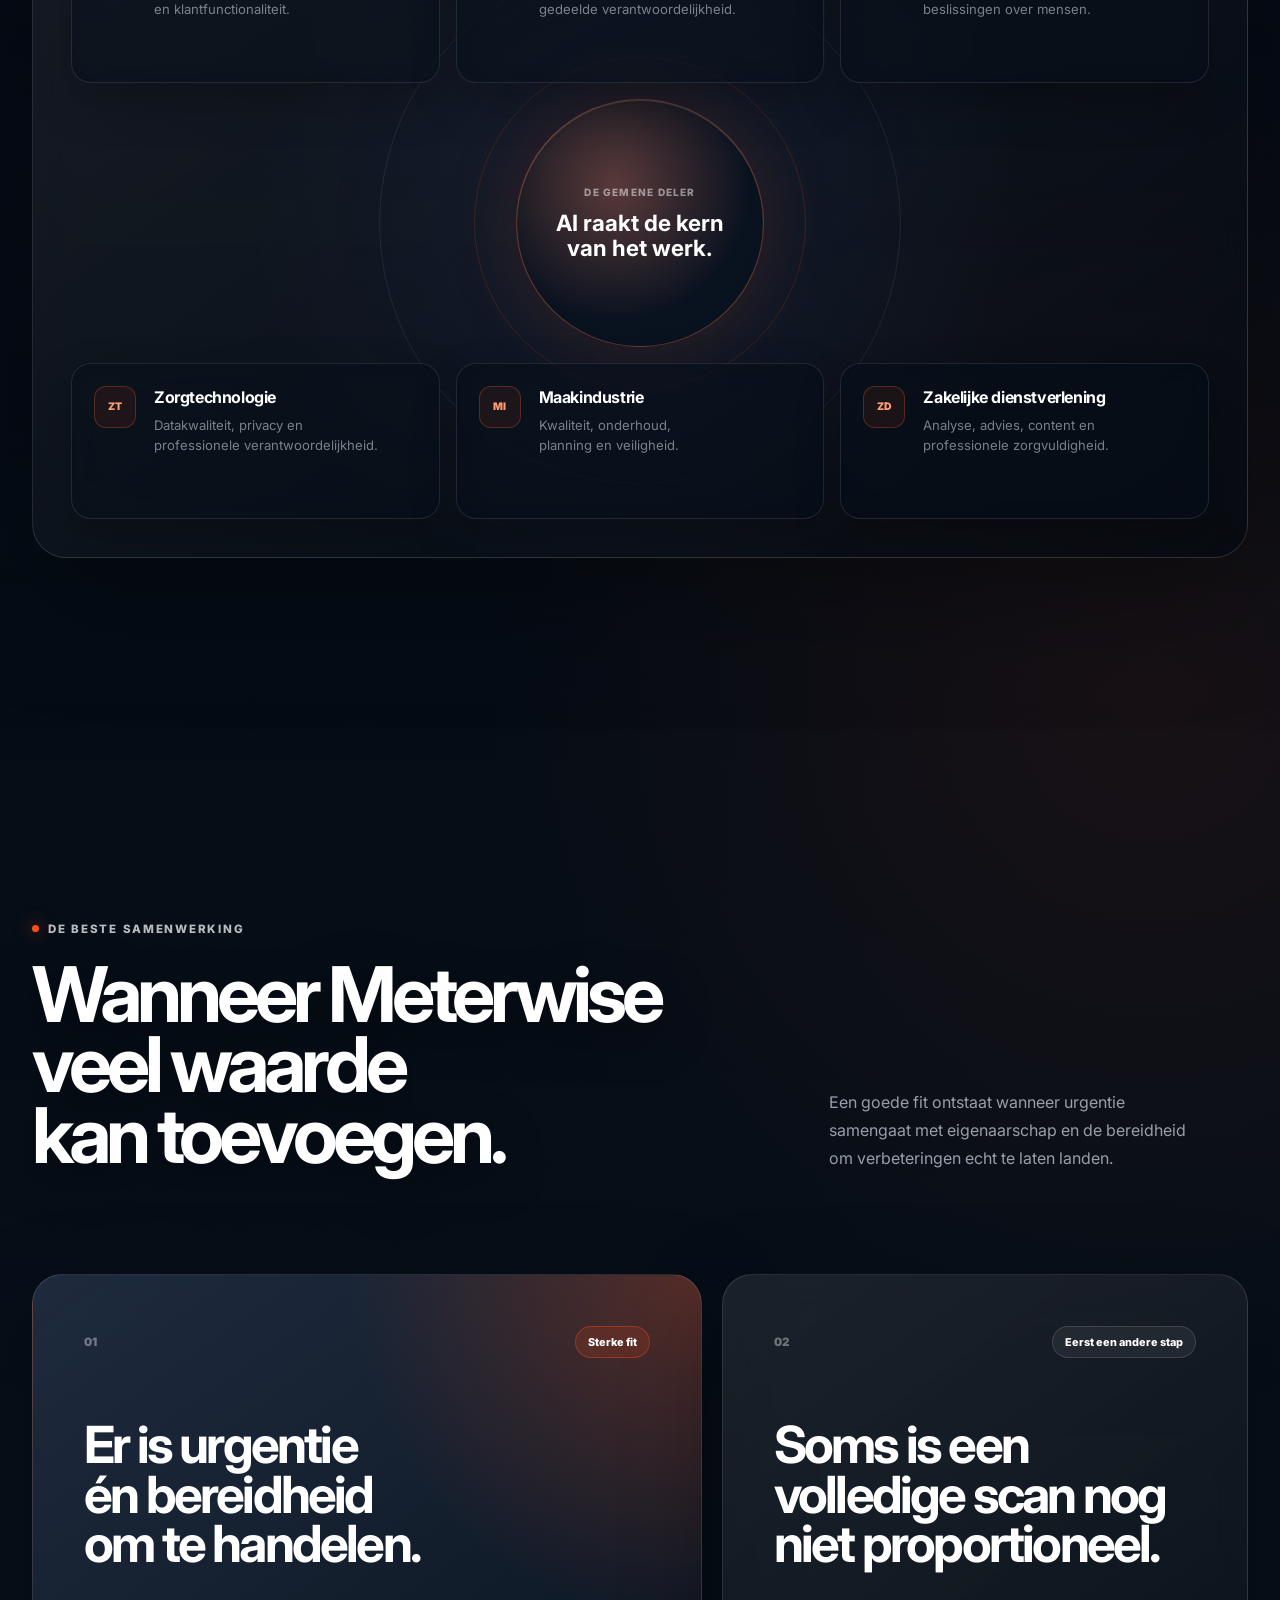
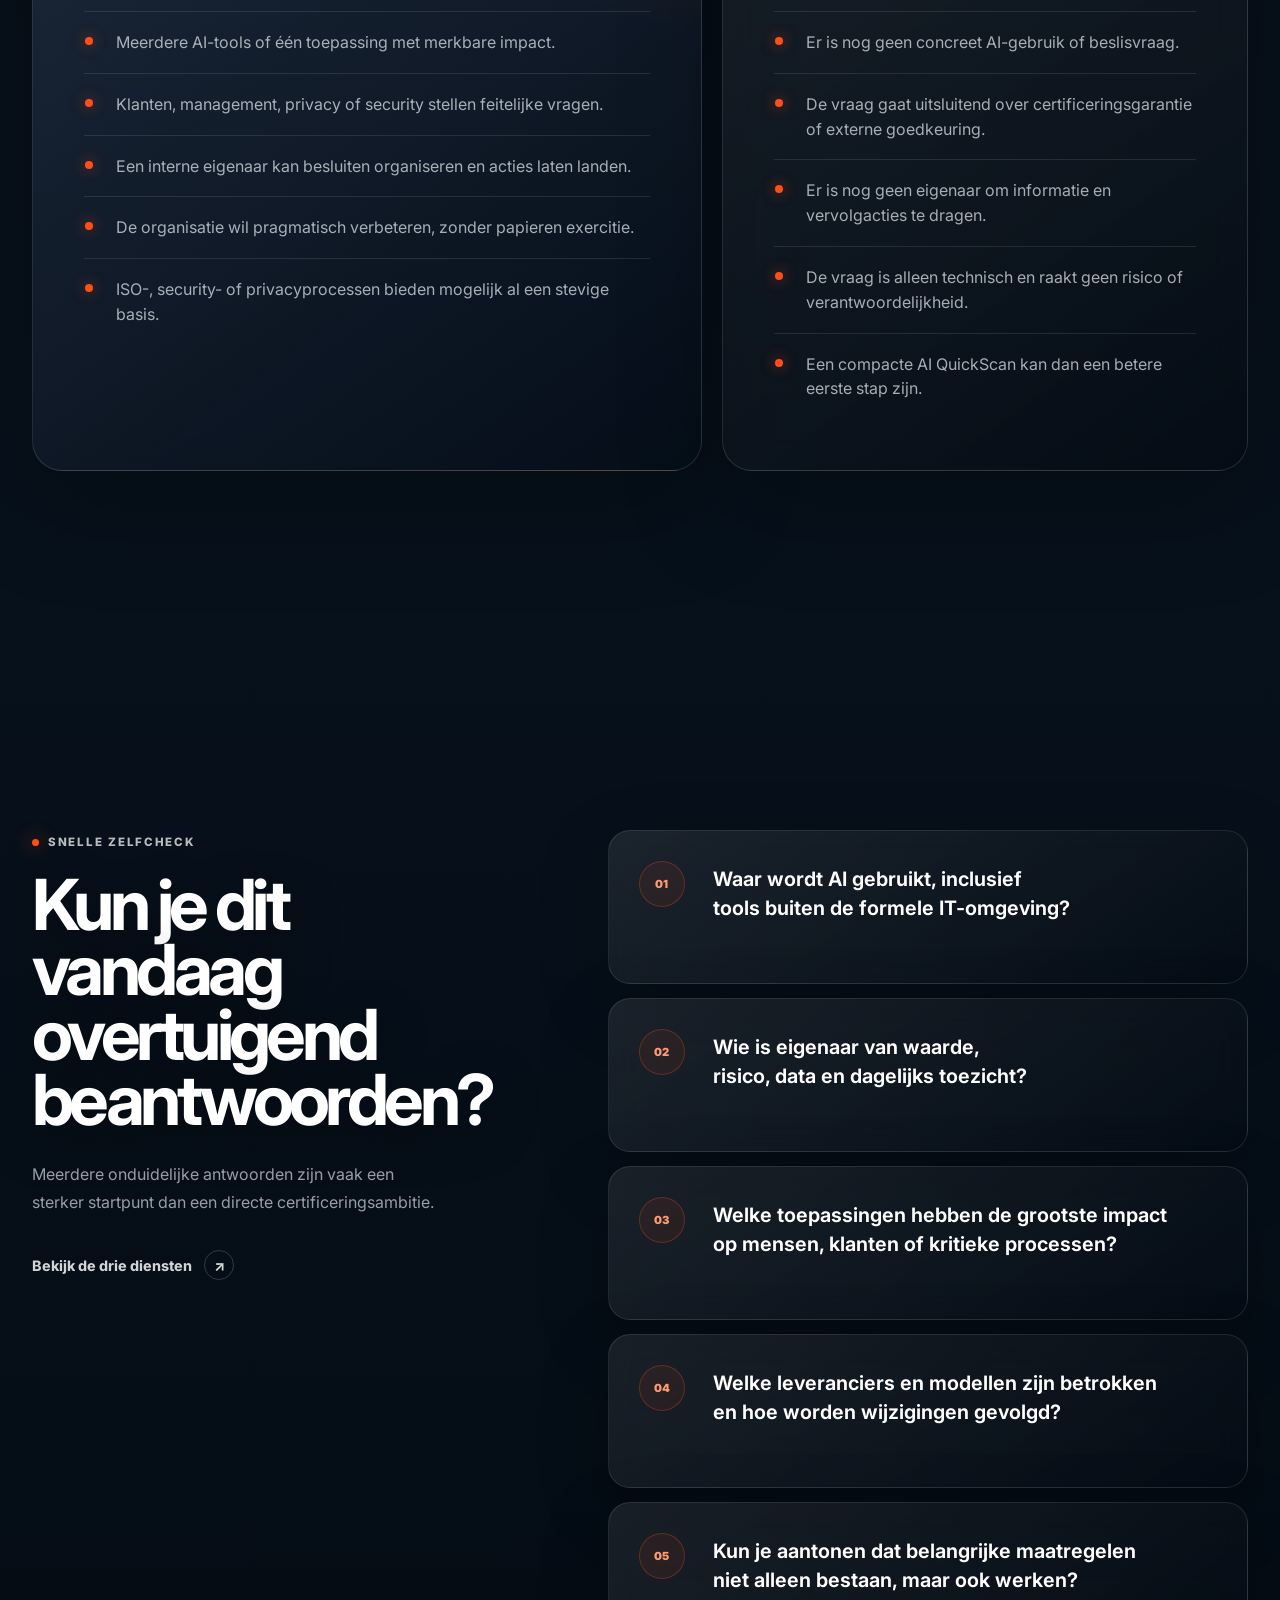
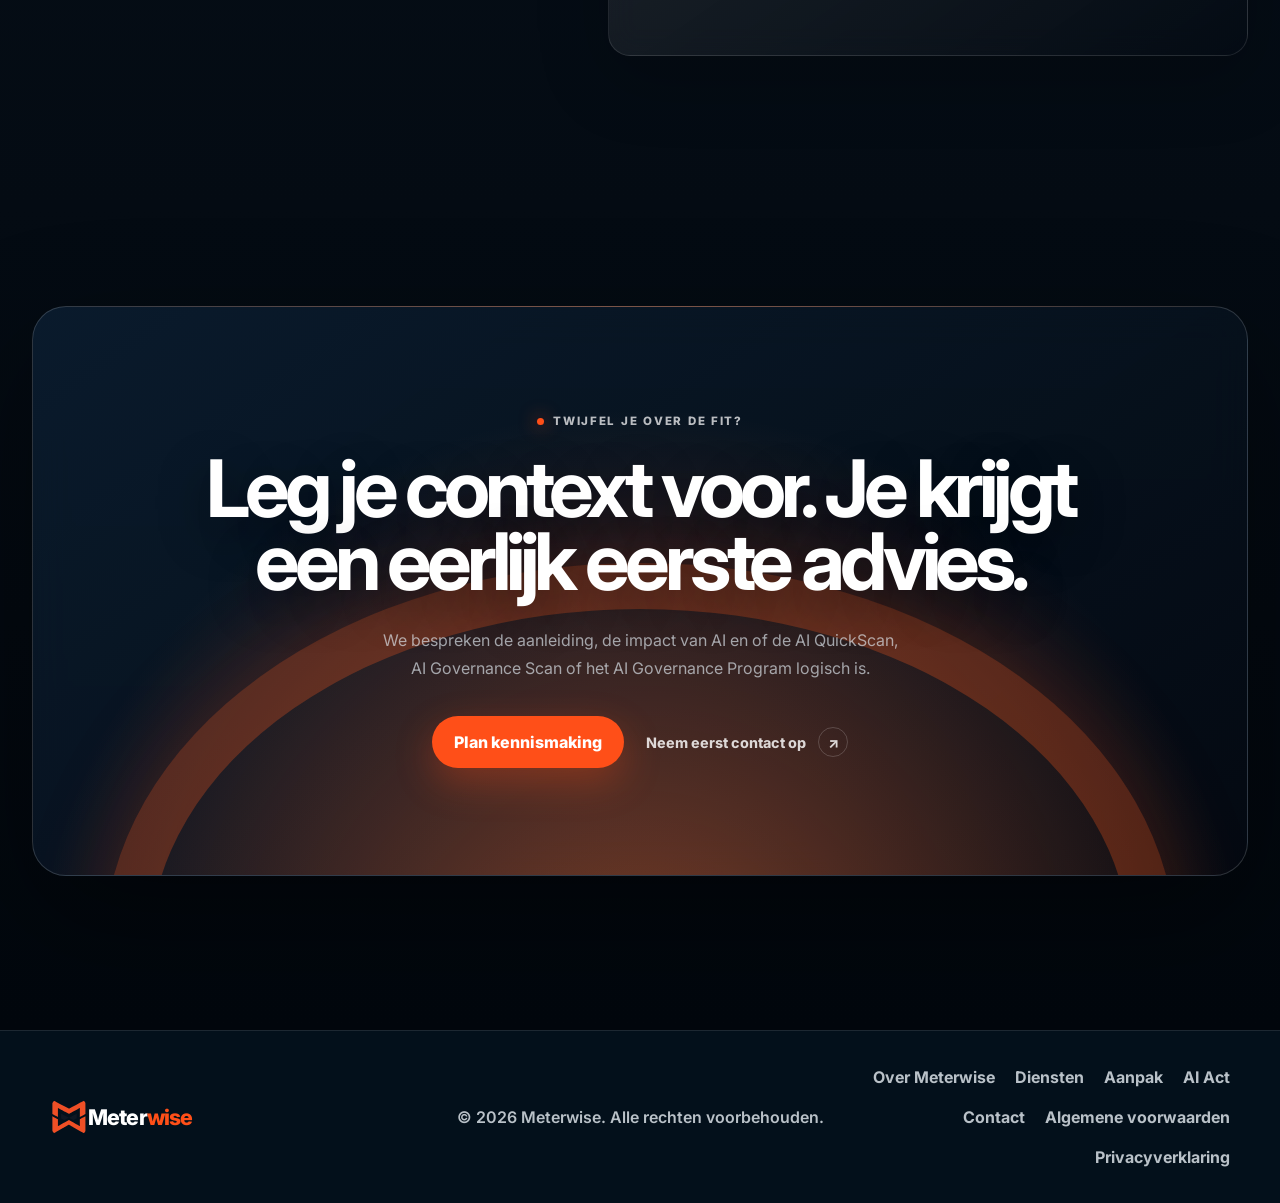
<file: voor-wie/index.html>
<!doctype html>
<html lang="nl" class="no-js">
<head>
  <meta charset="utf-8">
  <meta name="viewport" content="width=device-width, initial-scale=1">
  <title>Voor wie | Meterwise</title>
  <meta name="description" content="Meterwise helpt organisaties waar AI klanten, producten, persoonsgegevens, medewerkers of kritieke processen raakt. Ontdek wanneer onze aanpak past.">
  <meta name="theme-color" content="#00101F">
  <meta property="og:type" content="website">
  <meta property="og:locale" content="nl_NL">
  <meta property="og:site_name" content="Meterwise">
  <meta property="og:title" content="Voor wie | Meterwise">
  <meta property="og:description" content="Voor organisaties die AI niet alleen willen gebruiken, maar ook bestuurbaar en aantoonbaar willen organiseren.">
  <meta property="og:url" content="https://meterwise.nl/voor-wie/">
  <meta property="og:image" content="https://meterwise.nl/assets/og-meterwise-logo.jpg">
  <link rel="icon" href="../assets/favicon.svg" type="image/svg+xml">
  <link rel="preconnect" href="https://fonts.googleapis.com">
  <link rel="preconnect" href="https://fonts.gstatic.com" crossorigin>
  <link href="https://fonts.googleapis.com/css2?family=Inter:wght@400;500;600;700;800&amp;display=swap" rel="stylesheet">
  <link rel="stylesheet" href="../styles.css?v=20260810-cosmic">
  <link rel="stylesheet" href="../pages.css?v=20260813-fullbleed-panels">
  <link rel="stylesheet" href="voor-wie.css?v=20260815-fluid-v2">
  <script>document.documentElement.classList.replace("no-js", "js");</script>
</head>

<body class="detail-page page-voor-wie audience-journey-page">
  <a class="skip-link" href="#main-content">Ga naar hoofdinhoud</a>
  <div class="scroll-progress" aria-hidden="true"><span></span></div>
  <div class="site-grain" aria-hidden="true"></div>

  <header class="site-header" id="top">
    <nav class="nav container" aria-label="Hoofdnavigatie">
      <a class="brand" href="/" aria-label="Meterwise home">
        <img src="../assets/favicon.svg" alt="" class="brand-mark">
        <span>Meter<span>wise</span></span>
      </a>
      <button class="nav-toggle" type="button" aria-label="Menu openen" aria-expanded="false"><span></span><span></span></button>
      <div class="nav-links" data-nav-links>
        <a href="/">Over Meterwise</a>
        <a href="/diensten/">Diensten</a>
        <a href="/aanpak/">Aanpak</a>
        <a href="/voor-wie/" aria-current="page">Voor wie</a>
        <a href="/ai-act/">AI Act</a>
        <a href="/contact/">Contact</a>
        <a class="nav-cta" href="/kennismaking/">Plan kennismaking</a>
      </div>
    </nav>
  </header>

  <main id="main-content" class="audience-main">
    <div class="audience-fluid-stage" aria-hidden="true">
      <canvas data-audience-fluid></canvas>
      <div class="audience-space-dust"></div>
      <div class="audience-vignette"></div>
    </div>

    <nav class="audience-rail" aria-label="Onderdelen van deze pagina">
      <a href="#intro" data-rail-link="0"><span>01</span><em>Intro</em></a>
      <a href="#signalen" data-rail-link="1"><span>02</span><em>Signalen</em></a>
      <a href="#sectoren" data-rail-link="2"><span>03</span><em>Omgevingen</em></a>
      <a href="#fit" data-rail-link="3"><span>04</span><em>Fit</em></a>
      <a href="#vragen" data-rail-link="4"><span>05</span><em>Zelfcheck</em></a>
    </nav>

    <section class="audience-hero" id="intro" data-fluid-stage="0" aria-labelledby="audience-title">
      <div class="container audience-hero-inner">
        <div class="audience-hero-copy reveal">
          <p class="audience-kicker"><span aria-hidden="true"></span> Voor wie</p>
          <h1 id="audience-title">Voor organisaties waar AI er echt toe doet.</h1>
          <p>
            Vooral wanneer AI klanten, medewerkers, persoonsgegevens, producten of kritieke processen raakt.
            Dan is weten wat er gebeurt geen administratieve luxe, maar een voorwaarde voor vertrouwen en groei.
          </p>
          <div class="audience-actions">
            <a class="button primary" href="/kennismaking/">Toets de fit</a>
            <a class="audience-text-link" href="#signalen">Herken de signalen <span aria-hidden="true">↓</span></a>
          </div>
        </div>

        <aside class="audience-float-card audience-float-card-left reveal" aria-label="Groeiende werkelijkheid">
          <small>Groeiende werkelijkheid</small>
          <strong>AI groeit sneller dan de grip erop.</strong>
          <span><i></i> Gebruik beweegt</span>
        </aside>
        <aside class="audience-float-card audience-float-card-right reveal" aria-label="Zakelijke impact">
          <small>Zakelijke impact</small>
          <strong>Klanten · mensen · processen</strong>
          <span><i></i> Governance wordt relevant</span>
        </aside>

        <a class="audience-scroll-cue" href="#signalen">
          <span>Scroll om de context te verkennen</span>
          <i aria-hidden="true"></i>
        </a>
      </div>
    </section>

    <section class="audience-section audience-signals" id="signalen" data-fluid-stage="1" aria-labelledby="signals-title">
      <div class="container">
        <div class="audience-section-heading reveal">
          <div>
            <p class="audience-kicker"><span aria-hidden="true"></span> Herkenbare aanleidingen</p>
            <h2 id="signals-title">Governance begint meestal niet bij regels.</h2>
          </div>
          <p>
            Organisaties zoeken geen extra beleidslaag. Ze zoeken overzicht, een verdedigbaar antwoord,
            duidelijk eigenaarschap en zekerheid voordat AI verder wordt opgeschaald.
          </p>
        </div>

        <div class="signal-bento">
          <article class="audience-info-card signal-wide reveal">
            <span>01 · Commercieel</span>
            <h3>Klanten stellen scherpere vragen.</h3>
            <p>Sales, securityvragenlijsten en contracten vragen om concrete uitleg over AI, data, risico en toezicht.</p>
          </article>
          <article class="audience-info-card signal-tall reveal">
            <span>02 · Bestuurlijk</span>
            <h3>Eigenaarschap is versnipperd.</h3>
            <p>IT, privacy, security, legal en business raken AI, maar niemand heeft het volledige beeld of een duidelijk mandaat.</p>
          </article>
          <article class="audience-info-card reveal">
            <span>03 · Operationeel</span>
            <h3>Gebruik groeit buiten beeld.</h3>
            <p>Teams introduceren tools sneller dan processen en leverancierscontroles kunnen volgen.</p>
          </article>
          <article class="audience-info-card reveal">
            <span>04 · Strategisch</span>
            <h3>Opschalen vraagt zekerheid.</h3>
            <p>Management wil weten welke randvoorwaarden nodig zijn voordat AI breder wordt ingezet.</p>
          </article>
          <article class="audience-info-card reveal">
            <span>05 · Risico</span>
            <h3>AI beïnvloedt mensen of processen.</h3>
            <p>Uitkomsten raken medewerkers, klanten, kwaliteit, planning of andere beslissingen met merkbare impact.</p>
          </article>
          <article class="audience-info-card signal-wide reveal">
            <span>06 · Aantoonbaarheid</span>
            <h3>Structurele borging wordt relevant.</h3>
            <p>De organisatie wil governance blijvend inrichten en aantoonbaar maken als onderdeel van de dagelijkse bedrijfsvoering.</p>
          </article>
        </div>
      </div>
    </section>

    <section class="audience-section audience-sectors" id="sectoren" data-fluid-stage="2" aria-labelledby="sectors-title">
      <div class="container">
        <div class="audience-section-heading is-centered reveal">
          <div>
            <p class="audience-kicker"><span aria-hidden="true"></span> Relevante omgevingen</p>
            <h2 id="sectors-title">Niet de sector, maar de impact bepaalt de urgentie.</h2>
          </div>
          <p>Waar AI-gebruik, zakelijke druk en merkbare gevolgen samenkomen, creëert grip direct waarde.</p>
        </div>

        <div class="sector-universe reveal">
          <div class="sector-core">
            <span>De gemene deler</span>
            <strong>AI raakt de kern van het werk.</strong>
          </div>
          <article class="sector-orbit-card"><span>SW</span><div><h3>SaaS & software</h3><p>AI in producten, ontwikkeling en klantfunctionaliteit.</p></div></article>
          <article class="sector-orbit-card"><span>IT</span><div><h3>IT & managed services</h3><p>Intern én klantgericht gebruik met gedeelde verantwoordelijkheid.</p></div></article>
          <article class="sector-orbit-card"><span>HR</span><div><h3>HR-tech & recruitment</h3><p>Persoonsgegevens en beslissingen over mensen.</p></div></article>
          <article class="sector-orbit-card"><span>ZT</span><div><h3>Zorgtechnologie</h3><p>Datakwaliteit, privacy en professionele verantwoordelijkheid.</p></div></article>
          <article class="sector-orbit-card"><span>MI</span><div><h3>Maakindustrie</h3><p>Kwaliteit, onderhoud, planning en veiligheid.</p></div></article>
          <article class="sector-orbit-card"><span>ZD</span><div><h3>Zakelijke dienstverlening</h3><p>Analyse, advies, content en professionele zorgvuldigheid.</p></div></article>
        </div>
      </div>
    </section>

    <section class="audience-section audience-fit" id="fit" data-fluid-stage="3" aria-labelledby="fit-title">
      <div class="container">
        <div class="audience-section-heading reveal">
          <div>
            <p class="audience-kicker"><span aria-hidden="true"></span> De beste samenwerking</p>
            <h2 id="fit-title">Wanneer Meterwise veel waarde kan toevoegen.</h2>
          </div>
          <p>Een goede fit ontstaat wanneer urgentie samengaat met eigenaarschap en de bereidheid om verbeteringen echt te laten landen.</p>
        </div>

        <div class="fit-contrast">
          <article class="fit-panel fit-panel-primary reveal">
            <div class="fit-panel-top"><span>01</span><em>Sterke fit</em></div>
            <h3>Er is urgentie én bereidheid om te handelen.</h3>
            <ul>
              <li>Meerdere AI-tools of één toepassing met merkbare impact.</li>
              <li>Klanten, management, privacy of security stellen feitelijke vragen.</li>
              <li>Een interne eigenaar kan besluiten organiseren en acties laten landen.</li>
              <li>De organisatie wil pragmatisch verbeteren, zonder papieren exercitie.</li>
              <li>ISO-, security- of privacyprocessen bieden mogelijk al een stevige basis.</li>
            </ul>
          </article>
          <article class="fit-panel fit-panel-secondary reveal">
            <div class="fit-panel-top"><span>02</span><em>Eerst een andere stap</em></div>
            <h3>Soms is een volledige scan nog niet proportioneel.</h3>
            <ul>
              <li>Er is nog geen concreet AI-gebruik of beslisvraag.</li>
              <li>De vraag gaat uitsluitend over certificeringsgarantie of externe goedkeuring.</li>
              <li>Er is nog geen eigenaar om informatie en vervolgacties te dragen.</li>
              <li>De vraag is alleen technisch en raakt geen risico of verantwoordelijkheid.</li>
              <li>Een compacte AI QuickScan kan dan een betere eerste stap zijn.</li>
            </ul>
          </article>
        </div>
      </div>
    </section>

    <section class="audience-section audience-questions" id="vragen" data-fluid-stage="4" aria-labelledby="questions-title">
      <div class="container question-journey">
        <div class="question-copy reveal">
          <p class="audience-kicker"><span aria-hidden="true"></span> Snelle zelfcheck</p>
          <h2 id="questions-title">Kun je dit vandaag overtuigend beantwoorden?</h2>
          <p>Meerdere onduidelijke antwoorden zijn vaak een sterker startpunt dan een directe certificeringsambitie.</p>
          <a class="audience-text-link" href="/diensten/">Bekijk de drie diensten <span aria-hidden="true">↗</span></a>
        </div>
        <ol class="question-stack">
          <li class="reveal"><span>01</span><p>Waar wordt AI gebruikt, inclusief tools buiten de formele IT-omgeving?</p></li>
          <li class="reveal"><span>02</span><p>Wie is eigenaar van waarde, risico, data en dagelijks toezicht?</p></li>
          <li class="reveal"><span>03</span><p>Welke toepassingen hebben de grootste impact op mensen, klanten of kritieke processen?</p></li>
          <li class="reveal"><span>04</span><p>Welke leveranciers en modellen zijn betrokken en hoe worden wijzigingen gevolgd?</p></li>
          <li class="reveal"><span>05</span><p>Kun je aantonen dat belangrijke maatregelen niet alleen bestaan, maar ook werken?</p></li>
        </ol>
      </div>
    </section>

    <section class="audience-closing" id="advies" data-fluid-stage="5">
      <div class="container">
        <div class="audience-closing-card reveal">
          <p class="audience-kicker"><span aria-hidden="true"></span> Twijfel je over de fit?</p>
          <h2>Leg je context voor. Je krijgt een eerlijk eerste advies.</h2>
          <p>We bespreken de aanleiding, de impact van AI en of de AI QuickScan, AI Governance Scan of het AI Governance Program logisch is.</p>
          <div class="audience-actions">
            <a class="button primary" href="/kennismaking/">Plan kennismaking</a>
            <a class="audience-text-link" href="/contact/">Neem eerst contact op <span aria-hidden="true">↗</span></a>
          </div>
        </div>
      </div>
    </section>
  </main>

  <button class="back-to-top" type="button" aria-label="Terug naar boven" data-back-to-top><span aria-hidden="true">↑</span></button>

  <footer class="site-footer">
    <div class="container footer-grid">
      <a class="brand footer-brand" href="/"><img src="../assets/favicon.svg" alt="" class="brand-mark"><span>Meter<span>wise</span></span></a>
      <p>© <span id="year"></span> Meterwise. Alle rechten voorbehouden.</p>
      <div class="footer-links">
        <a href="/">Over Meterwise</a>
        <a href="/diensten/">Diensten</a>
        <a href="/aanpak/">Aanpak</a>
        <a href="/ai-act/">AI Act</a>
        <a href="/contact/">Contact</a>
        <a href="/algemene-voorwaarden/">Algemene voorwaarden</a>
        <a href="/privacyverklaring/">Privacyverklaring</a>
      </div>
    </div>
  </footer>

  <script src="../script.js?v=20260810-cosmic"></script>
  <script src="voor-wie.js?v=20260815-fluid-v1"></script>
</body>
</html>
</file>
<file: styles.css>
:root {
  --orange: #FF4F18;
  --orange-2: #FF7A22;
  --black: #00101F;
  --blue: #001D3F;
  --timid-blue: #D8E0ED;
  --gray: #F4F5F9;
  --white: #FFFFFF;
  --text: #092033;
  --muted: #647080;
  --border: rgba(0, 16, 31, 0.1);
  --shadow: 0 24px 80px rgba(0, 16, 31, 0.12);
  --radius: 28px;
  --container: 1180px;
}

* {
  box-sizing: border-box;
}

html {
  scroll-behavior: smooth;
}

body {
  margin: 0;
  font-family: "Inter", system-ui, -apple-system, BlinkMacSystemFont, "Segoe UI", sans-serif;
  color: var(--text);
  background:
    radial-gradient(circle at top left, rgba(255, 79, 24, 0.12), transparent 34rem),
    linear-gradient(180deg, #ffffff 0%, #f8fafc 52%, #ffffff 100%);
}

img {
  max-width: 100%;
  display: block;
}

a {
  color: inherit;
  text-decoration: none;
}

.container {
  width: min(var(--container), calc(100% - 40px));
  margin-inline: auto;
}

.section {
  padding: 96px 0;
}

.site-header {
  position: sticky;
  top: 0;
  z-index: 100;
  background: rgba(255, 255, 255, 0.82);
  backdrop-filter: blur(18px);
  border-bottom: 1px solid rgba(0, 16, 31, 0.08);
}

.nav {
  min-height: 78px;
  display: flex;
  align-items: center;
  justify-content: space-between;
}

.brand {
  display: inline-flex;
  align-items: center;
  gap: 0px;
  font-weight: 800;
  letter-spacing: -0.04em;
  font-size: 1.35rem;
  color: var(--black);
}

.brand span span {
  color: var(--orange);
}

.brand-mark {
  width: 38px;
  height: 38px;
  border-radius: 12px;
}

.nav-links {
  display: flex;
  align-items: center;
  gap: 28px;
  color: #263747;
  font-weight: 600;
  font-size: 0.95rem;
}

.nav-links a {
  transition: color 0.2s ease;
}

.nav-links a:hover {
  color: var(--orange);
}

.nav-cta {
  background: var(--black);
  color: var(--white);
  padding: 12px 18px;
  border-radius: 999px;
  box-shadow: 0 12px 28px rgba(0, 16, 31, 0.16);
}

.nav-cta:hover {
  color: var(--white) !important;
  background: var(--orange);
}

.nav-toggle {
  display: none;
  width: 44px;
  height: 44px;
  border: 0;
  background: var(--gray);
  border-radius: 14px;
  position: relative;
}

.nav-toggle span {
  display: block;
  width: 20px;
  height: 2px;
  background: var(--black);
  margin: 5px auto;
}

.hero {
  position: relative;
  min-height: calc(100vh - 78px);
  display: flex;
  align-items: center;
  overflow: hidden;
}

.hero-bg {
  position: absolute;
  inset: 0;
  background:
    linear-gradient(135deg, rgba(255, 79, 24, 0.08), transparent 42%),
    radial-gradient(circle at 78% 24%, rgba(0, 29, 63, 0.12), transparent 26rem);
  pointer-events: none;
}

.hero-grid {
  position: relative;
  display: grid;
  grid-template-columns: 1.02fr 0.98fr;
  gap: 64px;
  align-items: center;
}

.eyebrow {
  margin: 0 0 18px;
  color: var(--orange);
  text-transform: uppercase;
  letter-spacing: 0.14em;
  font-size: 0.78rem;
  font-weight: 800;
}

h1,
h2,
h3,
p {
  margin-top: 0;
}

h1 {
  max-width: 780px;
  color: var(--black);
  font-size: clamp(3.1rem, 7vw, 6.7rem);
  line-height: 0.92;
  letter-spacing: -0.08em;
  margin-bottom: 28px;
}

h2 {
  color: var(--black);
  font-size: clamp(2.2rem, 4vw, 4.3rem);
  line-height: 0.98;
  letter-spacing: -0.065em;
  margin-bottom: 22px;
}

h3 {
  color: var(--black);
  font-size: 1.35rem;
  letter-spacing: -0.04em;
}

.hero-text,
.section-text {
  color: var(--muted);
  font-size: 1.12rem;
  line-height: 1.75;
}

.hero-text {
  max-width: 660px;
}

.hero-actions {
  display: flex;
  align-items: center;
  gap: 14px;
  flex-wrap: wrap;
  margin: 36px 0 34px;
}

.button {
  display: inline-flex;
  align-items: center;
  justify-content: center;
  min-height: 52px;
  padding: 0 22px;
  border-radius: 999px;
  font-weight: 800;
  transition: transform 0.2s ease, box-shadow 0.2s ease, background 0.2s ease;
}

.button:hover {
  transform: translateY(-2px);
}

.button.primary {
  background: var(--orange);
  color: var(--white);
  box-shadow: 0 18px 40px rgba(255, 79, 24, 0.3);
}

.button.primary:hover {
  background: var(--orange-2);
}

.button.secondary {
  background: var(--white);
  color: var(--black);
  border: 1px solid var(--border);
}

.button.dark {
  background: var(--black);
  box-shadow: none;
}

.trust-row {
  display: flex;
  flex-wrap: wrap;
  gap: 10px;
}

.trust-row span {
  border: 1px solid rgba(0, 16, 31, 0.1);
  background: rgba(255, 255, 255, 0.8);
  color: #39495a;
  padding: 10px 14px;
  border-radius: 999px;
  font-size: 0.92rem;
  font-weight: 700;
}

.hero-card {
  background: rgba(255, 255, 255, 0.86);
  border: 1px solid rgba(0, 16, 31, 0.08);
  border-radius: 34px;
  padding: 22px;
  box-shadow: var(--shadow);
  position: relative;
  overflow: hidden;
}

.hero-card::before {
  content: "";
  position: absolute;
  inset: auto -20% -35% 38%;
  height: 260px;
  background: radial-gradient(circle, rgba(255, 79, 24, 0.22), transparent 70%);
}

.card-top {
  display: flex;
  align-items: center;
  gap: 10px;
  color: var(--muted);
  font-weight: 700;
  margin-bottom: 18px;
}

.pulse-date {
  margin-left: auto;
  color: var(--orange);
  font-size: 0.72rem;
  font-weight: 800;
  letter-spacing: 0.08em;
  text-transform: uppercase;
}

.pulse-focus {
  position: relative;
  z-index: 1;
  display: flex;
  align-items: baseline;
  justify-content: space-between;
  gap: 18px;
  margin: -2px 2px 16px;
  padding: 12px 15px;
  border: 1px solid rgba(0, 16, 31, 0.08);
  border-radius: 16px;
  background: rgba(244, 245, 249, 0.82);
}

.pulse-focus span {
  color: var(--muted);
  font-size: 0.72rem;
  font-weight: 800;
  letter-spacing: 0.08em;
  text-transform: uppercase;
}

.pulse-focus strong {
  color: var(--black);
  font-size: 0.88rem;
  text-align: right;
  transition: opacity 0.18s ease, transform 0.18s ease;
}

.pulse-focus.is-switching strong {
  opacity: 0;
  transform: translateY(4px);
}

.status-dot {
  width: 10px;
  height: 10px;
  background: var(--orange);
  border-radius: 999px;
  box-shadow: 0 0 0 6px rgba(255, 79, 24, 0.13);
}

.hero-logo {
  width: 100%;
  height: auto;
  object-fit: contain;
  border-radius: 24px;
  border: 1px solid rgba(0, 16, 31, 0.08);
  background: var(--white);
}

.metric-grid {
  display: grid;
  grid-template-columns: repeat(3, 1fr);
  gap: 14px;
  margin-top: 16px;
  position: relative;
}

.metric-grid div {
  background: var(--gray);
  border: 1px solid rgba(0, 16, 31, 0.07);
  border-radius: 20px;
  padding: 18px;
}

.metric-grid strong {
  display: block;
  color: var(--orange);
  font-size: 1.55rem;
  letter-spacing: -0.06em;
}

.metric-grid span {
  color: var(--muted);
  font-weight: 700;
  font-size: 0.85rem;
}

.intro {
  padding-top: 40px;
}

.intro-grid,
.process-grid,
.brand-grid {
  display: grid;
  grid-template-columns: 0.95fr 1.05fr;
  gap: 64px;
  align-items: start;
}

.centered {
  text-align: center;
  max-width: 760px;
  margin: 0 auto 46px;
}

.section-actions {
  display: flex;
  justify-content: center;
  margin-top: 38px;
}

.text-link {
  display: inline-flex;
  align-items: center;
  gap: 9px;
  margin-top: 10px;
  color: var(--orange);
  font-weight: 800;
}

.text-link span {
  transition: transform 0.2s ease;
}

.text-link:hover span {
  transform: translateX(4px);
}

.light-link {
  color: var(--white);
}

.cards,
.case-grid {
  display: grid;
  grid-template-columns: repeat(3, 1fr);
  gap: 22px;
}

.service-card,
.case-card,
.brand-panel,
.cta-card {
  background: var(--white);
  border: 1px solid rgba(0, 16, 31, 0.08);
  border-radius: var(--radius);
  box-shadow: 0 18px 60px rgba(0, 16, 31, 0.07);
}

.service-card {
  padding: 34px;
  min-height: 330px;
  display: flex;
  flex-direction: column;
}

.service-card.highlight {
  background: var(--black);
  color: var(--white);
  transform: translateY(-16px);
}

.service-card.highlight h3,
.service-card.highlight .card-number {
  color: var(--white);
}

.service-card.highlight p {
  color: rgba(255, 255, 255, 0.76);
}

.card-number {
  color: var(--orange);
  font-weight: 900;
  font-size: 0.95rem;
  margin-bottom: 58px;
}

.service-card p,
.case-card p,
.brand-panel p,
.cta-card p,
.timeline-item p {
  color: var(--muted);
  line-height: 1.7;
}

.service-card a {
  margin-top: auto;
  color: var(--orange);
  font-weight: 800;
}

.process {
  background:
    linear-gradient(135deg, var(--black), var(--blue));
  color: var(--white);
}

.process h2,
.process h3 {
  color: var(--white);
}

.process .section-text {
  color: rgba(255, 255, 255, 0.72);
}

.timeline {
  display: grid;
  gap: 16px;
}

.timeline-item {
  display: grid;
  grid-template-columns: 70px 1fr;
  gap: 20px;
  padding: 24px;
  border-radius: 24px;
  background: rgba(255, 255, 255, 0.07);
  border: 1px solid rgba(255, 255, 255, 0.1);
}

.timeline-item span {
  width: 52px;
  height: 52px;
  display: grid;
  place-items: center;
  background: var(--orange);
  border-radius: 16px;
  font-weight: 900;
}

.timeline-item p {
  color: rgba(255, 255, 255, 0.72);
  margin-bottom: 0;
}

.brand-panel {
  padding: 42px;
}

.palette {
  display: grid;
  grid-template-columns: repeat(2, 1fr);
  gap: 14px;
}

.palette div {
  min-height: 132px;
  border-radius: 24px;
  padding: 18px;
  display: flex;
  flex-direction: column;
  justify-content: end;
  background: var(--swatch);
  color: var(--white);
  box-shadow: 0 14px 36px rgba(0, 16, 31, 0.08);
}

.palette div:nth-child(5),
.palette div:nth-child(6) {
  color: var(--black);
}

.palette span {
  font-weight: 900;
  letter-spacing: -0.03em;
}

.palette small {
  margin-top: 5px;
  opacity: 0.82;
  font-weight: 700;
}

.deliverables-grid div {
  justify-content: flex-start;
  min-height: 156px;
  background:
    linear-gradient(145deg, rgba(255, 255, 255, 0.98), rgba(244, 245, 249, 0.92));
  color: var(--black);
  border: 1px solid rgba(0, 16, 31, 0.08);
}

.deliverables-grid div:nth-child(2),
.deliverables-grid div:nth-child(4) {
  background:
    linear-gradient(145deg, rgba(0, 29, 63, 0.98), rgba(0, 16, 31, 0.98));
  color: var(--white);
}

.deliverables-grid div:nth-child(3) {
  background:
    linear-gradient(145deg, var(--orange), var(--orange-2));
  color: var(--white);
}

.deliverables-grid div:nth-child(6) {
  background:
    linear-gradient(145deg, rgba(255, 79, 24, 0.12), rgba(255, 255, 255, 0.96));
  color: var(--black);
}

.deliverables-grid span {
  margin-bottom: 10px;
}

.deliverables-grid small {
  margin-top: 0;
  font-weight: 600;
  line-height: 1.5;
}

.case-card {
  padding: 30px;
  min-height: 240px;
}

.case-tag {
  display: inline-flex;
  background: rgba(255, 79, 24, 0.11);
  color: var(--orange);
  border-radius: 999px;
  padding: 8px 12px;
  font-weight: 800;
  font-size: 0.8rem;
  margin-bottom: 34px;
}

.cta-section {
  padding-top: 40px;
}

.cta-card {
  background:
    radial-gradient(circle at 10% 20%, rgba(255, 122, 34, 0.25), transparent 18rem),
    linear-gradient(135deg, var(--orange), #ff6d1a);
  padding: 52px;
  color: var(--white);
  display: flex;
  align-items: center;
  justify-content: space-between;
  gap: 28px;
  overflow: hidden;
}

.cta-card h2,
.cta-card p,
.cta-card .eyebrow {
  color: var(--white);
}

.cta-card p {
  max-width: 620px;
  opacity: 0.86;
}

.site-footer {
  padding: 34px 0;
  border-top: 1px solid rgba(0, 16, 31, 0.08);
  background: var(--white);
}

.footer-grid {
  display: grid;
  grid-template-columns: 1fr auto 1fr;
  gap: 22px;
  align-items: center;
}

.footer-grid p {
  color: var(--muted);
  margin: 0;
  text-align: center;
  font-weight: 600;
}

.footer-links {
  justify-self: end;
  display: flex;
  flex-wrap: wrap;
  justify-content: flex-end;
  gap: 20px;
  color: var(--muted);
  font-weight: 700;
}

.footer-links a[href="/algemene-voorwaarden/"],
.footer-links a[href="/privacyverklaring/"] {
  color: #465564;
  font-size: inherit;
}

.footer-links a:hover {
  color: var(--orange);
}

.js .reveal {
  opacity: 0;
  transform: translateY(22px);
  transition: opacity 0.65s ease, transform 0.65s ease;
}

.js .reveal.is-visible {
  opacity: 1;
  transform: translateY(0);
}

@media (max-width: 940px) {
  .nav-toggle {
    display: inline-block;
  }

  .nav-links {
    position: absolute;
    top: 78px;
    left: 20px;
    right: 20px;
    display: none;
    flex-direction: column;
    align-items: stretch;
    background: var(--white);
    border: 1px solid var(--border);
    border-radius: 22px;
    padding: 20px;
    box-shadow: var(--shadow);
  }

  .nav-links.is-open {
    display: flex;
  }

  .nav-cta {
    text-align: center;
  }

  .hero-grid,
  .intro-grid,
  .process-grid,
  .brand-grid {
    grid-template-columns: 1fr;
    gap: 36px;
  }

  .hero {
    min-height: auto;
  }

  .cards,
  .case-grid {
    grid-template-columns: 1fr;
  }

  .service-card.highlight {
    transform: none;
  }

  .footer-grid {
    grid-template-columns: 1fr;
    justify-items: start;
  }

  .footer-grid p {
    text-align: left;
  }

  .footer-links {
    justify-self: start;
    justify-content: flex-start;
  }
}

@media (max-width: 640px) {
  .container {
    width: min(100% - 28px, var(--container));
  }

  .section {
    padding: 70px 0;
  }

  .hero-actions,
  .cta-card {
    align-items: stretch;
    flex-direction: column;
  }

  .button {
    width: 100%;
  }

  .metric-grid,
  .palette {
    grid-template-columns: 1fr;
  }

  .hero-card .metric-grid {
    grid-template-columns: repeat(3, minmax(0, 1fr));
    gap: 8px;
  }

  .hero-card .metric-grid div {
    padding: 13px 10px;
    border-radius: 16px;
  }

  .hero-card .metric-grid strong {
    font-size: 1.3rem;
  }

  .hero-card .metric-grid span {
    font-size: 0.68rem;
    line-height: 1.35;
    overflow-wrap: anywhere;
  }

  .pulse-focus {
    align-items: flex-start;
    flex-direction: column;
    gap: 5px;
  }

  .pulse-focus strong {
    text-align: left;
  }

  .timeline-item {
    grid-template-columns: 1fr;
  }

  .cta-card,
  .brand-panel,
  .service-card,
  .case-card {
    padding: 28px;
  }
}
body::before {
  content: "";
  position: fixed;
  inset: -20%;
  z-index: -2;
  pointer-events: none;
  background:
    radial-gradient(circle at 18% 22%, rgba(255, 79, 24, 0.18), transparent 28%),
    radial-gradient(circle at 82% 18%, rgba(0, 29, 63, 0.14), transparent 30%),
    radial-gradient(circle at 62% 82%, rgba(255, 122, 34, 0.12), transparent 32%),
    radial-gradient(circle at 20% 78%, rgba(216, 224, 237, 0.38), transparent 30%);
  filter: blur(18px);
  animation: meterwiseBackgroundFlow 24s ease-in-out infinite alternate;
}

body::after {
  content: "";
  position: fixed;
  inset: 0;
  z-index: -1;
  pointer-events: none;
  background-image:
    linear-gradient(rgba(0, 16, 31, 0.035) 1px, transparent 1px),
    linear-gradient(90deg, rgba(0, 16, 31, 0.035) 1px, transparent 1px);
  background-size: 72px 72px;
  mask-image: linear-gradient(to bottom, rgba(0, 0, 0, 0.38), transparent 70%);
  opacity: 0.45;
}

@keyframes meterwiseBackgroundFlow {
  0% {
    transform: translate3d(-2%, -1%, 0) scale(1);
  }

  50% {
    transform: translate3d(2%, 1.5%, 0) scale(1.04);
  }

  100% {
    transform: translate3d(-1%, 2%, 0) scale(1.08);
  }
}


/* Progressive experience enhancements */
.skip-link {
  position: fixed;
  top: 12px;
  left: 12px;
  z-index: 1000;
  transform: translateY(-160%);
  padding: 12px 16px;
  border-radius: 12px;
  background: var(--black);
  color: var(--white);
  font-weight: 800;
  transition: transform 0.2s ease;
}

.skip-link:focus {
  transform: translateY(0);
}

:where(a, button):focus-visible {
  outline: 3px solid rgba(255, 79, 24, 0.45);
  outline-offset: 4px;
}

[id] {
  scroll-margin-top: 104px;
}

.site-header,
.nav {
  transition:
    min-height 0.3s ease,
    background 0.3s ease,
    box-shadow 0.3s ease;
}

.site-header.is-scrolled {
  background: rgba(255, 255, 255, 0.93);
  box-shadow: 0 12px 36px rgba(0, 16, 31, 0.08);
}

.site-header.is-scrolled .nav {
  min-height: 66px;
}

.nav-links a:not(.nav-cta) {
  position: relative;
}

.nav-links a:not(.nav-cta)::after {
  content: "";
  position: absolute;
  right: 0;
  bottom: -8px;
  left: 0;
  height: 2px;
  border-radius: 999px;
  background: var(--orange);
  transform: scaleX(0);
  transform-origin: center;
  transition: transform 0.25s ease;
}

.nav-links a[aria-current="true"],
.nav-links a[aria-current="page"] {
  color: var(--orange);
}

.nav-links a[aria-current="true"]::after,
.nav-links a[aria-current="page"]::after {
  transform: scaleX(1);
}

/* Cursor-following ambient intelligence effect, scoped to the hero */
.hero {
  --cursor-x: 78%;
  --cursor-y: 24%;
}

.hero-bg::after {
  content: "";
  position: absolute;
  width: min(46rem, 70vw);
  aspect-ratio: 1;
  left: var(--cursor-x);
  top: var(--cursor-y);
  border-radius: 50%;
  transform: translate(-50%, -50%);
  background:
    radial-gradient(
      circle,
      rgba(255, 79, 24, 0.13) 0,
      rgba(255, 122, 34, 0.055) 30%,
      transparent 68%
    );
  opacity: 0;
  transition:
    left 0.7s cubic-bezier(0.2, 0.7, 0.2, 1),
    top 0.7s cubic-bezier(0.2, 0.7, 0.2, 1),
    opacity 0.35s ease;
}

.hero-bg::before {
  content: "";
  position: absolute;
  width: 10px;
  height: 10px;
  left: var(--cursor-x);
  top: var(--cursor-y);
  border: 1px solid rgba(255, 79, 24, 0.2);
  border-radius: 50%;
  opacity: 0;
  transform: translate(-50%, -50%);
}

.hero.cursor-active .hero-bg::after {
  opacity: 1;
}

.hero.is-rippling .hero-bg::before {
  animation: heroRipple 2.6s ease-out;
}

@keyframes heroRipple {
  0% {
    width: 10px;
    height: 10px;
    opacity: 0.28;
  }

  100% {
    width: 280px;
    height: 280px;
    opacity: 0;
  }
}

/* More deliberate section rhythm */
.intro {
  position: relative;
}

.services {
  position: relative;
  overflow: hidden;
  isolation: isolate;
  background:
    linear-gradient(
      180deg,
      rgba(244, 245, 249, 0.35),
      rgba(216, 224, 237, 0.2)
    );
}

.services > .container {
  position: relative;
  z-index: 2;
}

.services-spiral-canvas {
  position: absolute;
  inset: 0;
  z-index: 0;
  width: 100%;
  height: 100%;
  opacity: 0.58;
  pointer-events: none;
  contain: strict;
  mask-image: linear-gradient(135deg, transparent 0%, #000 14%, #000 82%, transparent 100%);
  -webkit-mask-image: linear-gradient(135deg, transparent 0%, #000 14%, #000 82%, transparent 100%);
}

.services .service-card:not(.highlight) {
  background: rgba(255, 255, 255, 0.94);
}

.services::before {
  content: "";
  position: absolute;
  inset: 7% auto auto -12%;
  z-index: 1;
  width: 34rem;
  height: 34rem;
  border-radius: 50%;
  background: radial-gradient(circle, rgba(255, 79, 24, 0.09), transparent 68%);
  pointer-events: none;
}

@media (max-width: 760px) {
  .services-spiral-canvas {
    opacity: 0.47;
  }
}

.brand-system {
  background:
    linear-gradient(135deg, rgba(216, 224, 237, 0.24), rgba(255, 255, 255, 0.8));
}

.cases {
  position: relative;
  border-top: 1px solid rgba(0, 16, 31, 0.06);
}

.intro,
.services,
.process,
.brand-system,
.cases,
.cta-section {
  content-visibility: auto;
  contain-intrinsic-size: auto 780px;
}

/* Cards feel responsive while their existing layout stays intact */
.service-card,
.case-card,
.hero-card,
.timeline-item {
  transition:
    transform 0.28s ease,
    box-shadow 0.28s ease,
    border-color 0.28s ease,
    background 0.28s ease;
}

.service-card {
  position: relative;
}

.service-card a::after {
  content: "";
  position: absolute;
  inset: 0;
  border-radius: inherit;
}

.service-card a:focus-visible {
  border-radius: 8px;
}

.service-card a {
  display: inline-flex;
  align-items: center;
  gap: 8px;
}

.service-card a::before {
  content: "→";
  order: 2;
  transition: transform 0.25s ease;
}

.cta-card .button {
  position: relative;
  overflow: hidden;
}

.cta-card .button::after {
  content: "";
  position: absolute;
  inset: 0;
  background: linear-gradient(
    110deg,
    transparent 20%,
    rgba(255, 255, 255, 0.16) 48%,
    transparent 75%
  );
  transform: translateX(-130%);
  transition: transform 0.55s ease;
}

@media (hover: hover) and (pointer: fine) {
  .service-card:hover,
  .case-card:hover {
    transform: translateY(-7px);
    border-color: rgba(255, 79, 24, 0.2);
    box-shadow: 0 26px 70px rgba(0, 16, 31, 0.11);
  }

  .service-card.highlight:hover {
    transform: translateY(-23px);
  }

  .service-card:hover a::before {
    transform: translateX(4px);
  }

  .hero-card:hover {
    transform: translateY(-4px) rotate(0.2deg);
    box-shadow: 0 30px 90px rgba(0, 16, 31, 0.15);
  }

  .timeline-item:hover {
    transform: translateX(6px);
    background: rgba(255, 255, 255, 0.1);
  }

  .cta-card .button:hover::after {
    transform: translateX(130%);
  }

  .case-grid .case-card:nth-child(2) {
    transform: translateY(18px);
  }

  .case-grid .case-card:nth-child(2):hover {
    transform: translateY(11px);
  }
}

@media (max-width: 940px) {
  .site-header.is-scrolled .nav {
    min-height: 62px;
  }

  .nav-links a:not(.nav-cta)::after {
    display: none;
  }

  .hero-card {
    width: min(100%, 680px);
    justify-self: center;
  }

  .intro-grid,
  .brand-grid {
    gap: 30px;
  }
}

@media (max-width: 640px) {
  .hero {
    padding-top: 52px;
    padding-bottom: 58px;
  }

  .hero-grid {
    gap: 44px;
  }

  .hero-actions {
    gap: 10px;
  }

  .trust-row {
    gap: 8px;
  }

  .trust-row span {
    padding: 8px 11px;
    font-size: 0.82rem;
  }

  .hero-card {
    border-radius: 26px;
    padding: 16px;
  }

  .hero-logo {
    border-radius: 18px;
  }

  .metric-grid div {
    padding: 14px;
  }
}

@media (pointer: coarse) {
  .hero-bg::before,
  .hero-bg::after {
    display: none;
  }
}

@media (prefers-reduced-motion: reduce) {
  html {
    scroll-behavior: auto;
  }

  *,
  *::before,
  *::after {
    scroll-behavior: auto !important;
    animation-duration: 0.01ms !important;
    animation-iteration-count: 1 !important;
    transition-duration: 0.01ms !important;
  }

  .js .reveal {
    opacity: 1;
    transform: none;
  }

  .hero-bg::before,
  .hero-bg::after {
    display: none;
  }
}

/* 2026-08 refinement: warmer landing, clear governance snapshot and founder portrait */
.landing-intro {
  background: #0b0d12;
}

.landing-stage {
  background:
    radial-gradient(circle at 15% 46%, rgba(255, 240, 221, 0.12), transparent 31rem),
    radial-gradient(circle at 73% 39%, rgba(255, 91, 40, 0.25), transparent 35rem),
    radial-gradient(circle at 90% 84%, rgba(96, 128, 255, 0.12), transparent 27rem),
    linear-gradient(145deg, #0a0d14 0%, #10131b 49%, #1c0d08 100%);
}

.landing-stage::after {
  content: "";
  position: absolute;
  right: -14vw;
  top: -24vh;
  z-index: 0;
  width: min(78rem, 90vw);
  aspect-ratio: 1;
  border-radius: 50%;
  background:
    radial-gradient(circle at 43% 46%, rgba(255, 211, 174, 0.13), rgba(255, 105, 54, 0.055) 34%, transparent 68%);
  filter: blur(2px);
  pointer-events: none;
}

.landing-glow {
  z-index: 1;
  background:
    radial-gradient(circle, rgba(255, 133, 87, 0.2), rgba(255, 79, 24, 0.05) 39%, transparent 70%);
}

.landing-kicker {
  color: rgba(255, 235, 218, 0.72);
}

.landing-kicker,
.landing-index,
.eyebrow {
  text-transform: none;
}

.landing-kicker,
.landing-index {
  letter-spacing: 0.08em;
}

.governance-snapshot {
  display: grid;
  gap: 18px;
  min-width: 0;
  padding: 24px;
  background:
    linear-gradient(150deg, rgba(255, 255, 255, 0.98), rgba(244, 247, 250, 0.93));
  transform: none !important;
  transform-style: flat;
  will-change: auto;
}

.governance-snapshot::before {
  inset: auto -18% -22% 28%;
  height: 330px;
  background: radial-gradient(circle, rgba(255, 79, 24, 0.16), transparent 68%);
  pointer-events: none;
}

.snapshot-head,
.snapshot-results,
.snapshot-note {
  position: relative;
  z-index: 2;
}

.snapshot-head {
  display: flex;
  align-items: center;
  justify-content: space-between;
  gap: 16px;
}

.snapshot-kicker,
.snapshot-badge {
  font-size: 0.7rem;
  font-weight: 850;
  letter-spacing: 0.07em;
  text-transform: uppercase;
}

.snapshot-kicker {
  display: inline-flex;
  align-items: center;
  gap: 10px;
  color: var(--black);
}

.snapshot-kicker i {
  width: 9px;
  height: 9px;
  border-radius: 50%;
  background: var(--orange);
  box-shadow: 0 0 0 6px rgba(255, 79, 24, 0.12);
}

.snapshot-badge {
  padding: 8px 11px;
  border: 1px solid rgba(0, 16, 31, 0.08);
  border-radius: 999px;
  color: var(--muted);
  background: rgba(255, 255, 255, 0.74);
  letter-spacing: 0.04em;
  text-transform: none;
}

.snapshot-map {
  position: relative;
  z-index: 1;
  min-height: 245px;
  overflow: hidden;
  border: 1px solid rgba(0, 16, 31, 0.07);
  border-radius: 25px;
  background:
    linear-gradient(rgba(0, 16, 31, 0.035) 1px, transparent 1px),
    linear-gradient(90deg, rgba(0, 16, 31, 0.035) 1px, transparent 1px),
    radial-gradient(circle at 50% 48%, rgba(255, 79, 24, 0.12), transparent 38%),
    #f8f9fb;
  background-size: 34px 34px, 34px 34px, auto, auto;
}

.snapshot-ring,
.snapshot-core,
.snapshot-node,
.snapshot-path {
  position: absolute;
}

.snapshot-ring {
  left: 50%;
  top: 49%;
  border: 1px solid rgba(0, 42, 75, 0.12);
  border-radius: 50%;
  transform: translate(-50%, -50%);
}

.snapshot-ring-outer {
  width: 205px;
  height: 205px;
  border-style: dashed;
}

.snapshot-ring-inner {
  width: 132px;
  height: 132px;
  box-shadow: 0 0 0 16px rgba(255, 255, 255, 0.35);
}

.snapshot-core {
  left: 50%;
  top: 49%;
  display: grid;
  place-items: center;
  width: 78px;
  height: 78px;
  border-radius: 23px;
  background: var(--white);
  box-shadow: 0 18px 38px rgba(0, 16, 31, 0.14);
  transform: translate(-50%, -50%) rotate(3deg);
}

.snapshot-core img {
  width: 48px;
  height: 48px;
}

.snapshot-node {
  z-index: 2;
  padding: 8px 11px;
  border: 1px solid rgba(0, 16, 31, 0.08);
  border-radius: 999px;
  color: var(--blue);
  background: rgba(255, 255, 255, 0.92);
  box-shadow: 0 9px 22px rgba(0, 16, 31, 0.08);
  font-size: 0.7rem;
  font-weight: 800;
}

.snapshot-node-use { left: 8%; top: 18%; }
.snapshot-node-risk { right: 8%; top: 20%; }
.snapshot-node-owner { right: 8%; bottom: 14%; }

.snapshot-path {
  width: 118px;
  height: 1px;
  background: linear-gradient(90deg, transparent, rgba(255, 79, 24, 0.55), transparent);
  transform-origin: left center;
}

.snapshot-path-a { left: 24%; top: 38%; transform: rotate(18deg); }
.snapshot-path-b { left: 55%; top: 57%; transform: rotate(24deg); }

.snapshot-results {
  display: grid;
  grid-template-columns: repeat(3, minmax(0, 1fr));
  gap: 9px;
}

.snapshot-results > div {
  min-width: 0;
  padding: 15px 14px;
  border: 1px solid rgba(0, 16, 31, 0.07);
  border-radius: 18px;
  background: rgba(255, 255, 255, 0.76);
}

.snapshot-results span,
.snapshot-results strong,
.snapshot-results small {
  display: block;
}

.snapshot-results span {
  margin-bottom: 9px;
  color: var(--orange);
  font-size: 0.72rem;
  font-weight: 900;
  letter-spacing: 0.08em;
}

.snapshot-results strong {
  margin-bottom: 5px;
  color: var(--black);
  font-size: 0.88rem;
}

.snapshot-results small {
  color: var(--muted);
  font-size: 0.7rem;
  line-height: 1.45;
}

.snapshot-note {
  margin: 0;
  padding: 0 3px;
  color: var(--muted);
  font-size: 0.75rem;
  line-height: 1.55;
}

@media (hover: hover) and (pointer: fine) {
  .governance-snapshot:hover {
    transform: none !important;
    box-shadow: var(--shadow);
  }
}

.act-explainer {
  min-width: 0;
  overflow: hidden;
}

.act-explainer h2 {
  max-width: 100%;
  font-size: clamp(2.15rem, 3.55vw, 3.7rem);
  line-height: 0.98;
  overflow-wrap: break-word;
}

.founder-identity {
  min-height: 0;
  display: block;
  padding: 12px;
  overflow: hidden;
}

.founder-photo {
  position: relative;
  min-height: 390px;
  margin: 0;
  overflow: hidden;
  border-radius: 24px;
  background: #151616;
}

.founder-photo::after {
  content: "";
  position: absolute;
  inset: 45% 0 0;
  background: linear-gradient(transparent, rgba(0, 8, 14, 0.88));
  pointer-events: none;
}

.founder-photo img {
  width: 100%;
  height: 100%;
  min-height: 390px;
  object-fit: cover;
  object-position: center 34%;
  transition: transform 600ms cubic-bezier(0.2, 0.7, 0.2, 1);
}

.founder-photo figcaption {
  position: absolute;
  left: 25px;
  right: 25px;
  bottom: 23px;
  z-index: 2;
}

.founder-photo figcaption strong {
  color: var(--white);
  font-size: 1.45rem;
}

.founder-photo figcaption small {
  margin-top: 6px;
  color: rgba(255, 255, 255, 0.72);
}

@media (hover: hover) and (pointer: fine) {
  .founder-identity:hover .founder-photo img {
    transform: scale(1.025);
  }
}

@media (max-width: 640px) {
  .snapshot-head {
    align-items: flex-start;
    flex-direction: column;
  }

  .snapshot-map {
    min-height: 220px;
  }

  .snapshot-ring-outer {
    width: 176px;
    height: 176px;
  }

  .snapshot-ring-inner {
    width: 112px;
    height: 112px;
  }

  .snapshot-node-owner {
    right: 5%;
  }

  .snapshot-results {
    grid-template-columns: 1fr;
  }

  .snapshot-results > div {
    display: grid;
    grid-template-columns: 32px minmax(0, 0.9fr) minmax(0, 1.3fr);
    align-items: center;
    gap: 8px;
  }

  .snapshot-results span,
  .snapshot-results strong {
    margin: 0;
  }

  .founder-identity {
    min-height: 0;
    padding: 9px;
  }

  .founder-photo,
  .founder-photo img {
    min-height: 330px;
  }
}

/* Preserve the requested “AI” casing in labels that were formerly forced uppercase. */
.landing-kicker,
.landing-index,
.eyebrow {
  text-transform: none;
}

.landing-kicker,
.landing-index {
  letter-spacing: 0.08em;
}

/* Fully connected governance map */
.snapshot-connections {
  position: absolute;
  inset: 0;
  z-index: 0;
  width: 100%;
  height: 100%;
  pointer-events: none;
}

.snapshot-connections line {
  stroke: rgba(255, 79, 24, 0.45);
  stroke-width: 1.15;
  stroke-linecap: round;
  vector-effect: non-scaling-stroke;
}

.snapshot-ring {
  z-index: 1;
}

.snapshot-core {
  z-index: 3;
}

.snapshot-node-use {
  left: 5%;
  top: 20%;
  right: auto;
  bottom: auto;
}

.snapshot-node-data {
  left: 5%;
  bottom: 19%;
}

.snapshot-node-risk {
  right: 5%;
  top: 20%;
  left: auto;
  bottom: auto;
}

.snapshot-node-supplier {
  right: 3%;
  bottom: 19%;
}

.snapshot-node-owner {
  left: 50%;
  right: auto;
  bottom: 4%;
  transform: translateX(-50%);
}

.snapshot-node-supervision {
  left: 50%;
  top: 4%;
  transform: translateX(-50%);
}

@media (max-width: 640px) {
  .snapshot-node {
    padding: 7px 9px;
    font-size: 0.61rem;
  }

  .snapshot-node-use,
  .snapshot-node-risk {
    top: 21%;
  }

  .snapshot-node-data,
  .snapshot-node-supplier {
    bottom: 20%;
  }
}

/* Customer-led positioning and AI Act content */
.recognition {
  position: relative;
  isolation: isolate;
  overflow: hidden;
  padding-top: 72px;
  background:
    radial-gradient(circle at 8% 22%, rgba(255, 79, 24, 0.085), transparent 24rem),
    radial-gradient(circle at 86% 68%, rgba(49, 122, 180, 0.1), transparent 29rem),
    linear-gradient(180deg, rgba(255, 255, 255, 0.88), rgba(235, 241, 247, 0.78));
}

.recognition > .container {
  position: relative;
  z-index: 2;
}

.recognition-cosmos {
  position: absolute;
  inset: 0;
  z-index: 0;
  overflow: hidden;
  contain: layout paint style;
  pointer-events: none;
}

.recognition-cosmos::before {
  content: "";
  position: absolute;
  left: 50%;
  top: 52%;
  width: 128%;
  height: 58%;
  border: 1px solid rgba(54, 111, 157, 0.07);
  border-radius: 50%;
  transform: translate(-50%, -50%) rotate(-7deg);
  box-shadow:
    0 0 0 46px rgba(54, 111, 157, 0.022),
    0 0 0 112px rgba(54, 111, 157, 0.016);
}

.recognition-cosmos::after {
  content: "";
  position: absolute;
  inset: 0;
  opacity: 0.32;
  background:
    radial-gradient(circle at 8% 31%, rgba(38, 93, 136, 0.36) 0 1px, transparent 1.7px),
    radial-gradient(circle at 24% 73%, rgba(38, 93, 136, 0.26) 0 1px, transparent 1.6px),
    radial-gradient(circle at 52% 18%, rgba(38, 93, 136, 0.3) 0 1px, transparent 1.7px),
    radial-gradient(circle at 73% 84%, rgba(38, 93, 136, 0.24) 0 1px, transparent 1.7px),
    radial-gradient(circle at 91% 42%, rgba(38, 93, 136, 0.32) 0 1px, transparent 1.7px);
}

.recognition-moon {
  --moon-x: -30vw;
  --moon-y: 20%;
  --moon-rotation: 0deg;
  position: absolute;
  left: 0;
  top: 0;
  display: block;
  width: 184px;
  aspect-ratio: 1;
  border: 1px solid rgba(78, 99, 118, 0.16);
  border-radius: 50%;
  opacity: 0.58;
  background:
    radial-gradient(circle at 29% 28%, rgba(70, 86, 103, 0.2) 0 6%, rgba(241, 246, 249, 0.25) 6.8%, transparent 10.5%),
    radial-gradient(circle at 68% 34%, rgba(67, 84, 101, 0.2) 0 9%, rgba(238, 244, 248, 0.16) 9.7%, transparent 13%),
    radial-gradient(circle at 45% 68%, rgba(67, 84, 101, 0.16) 0 12%, rgba(238, 244, 248, 0.13) 12.8%, transparent 16%),
    radial-gradient(circle at 76% 74%, rgba(67, 84, 101, 0.15) 0 5%, rgba(238, 244, 248, 0.12) 5.8%, transparent 9%),
    radial-gradient(circle at 35% 31%, #eef3f6 0, #c6d0d8 34%, #909fab 68%, #586b7a 100%);
  box-shadow:
    inset -28px -18px 40px rgba(18, 39, 58, 0.35),
    inset 14px 11px 24px rgba(255, 255, 255, 0.38),
    0 25px 60px rgba(21, 63, 98, 0.13),
    0 0 42px rgba(146, 195, 224, 0.09);
  filter: saturate(0.68) contrast(1.02);
  transform: translate3d(var(--moon-x), var(--moon-y), 0) rotate(var(--moon-rotation));
  contain: layout paint;
  will-change: transform;
}

.recognition-moon::before {
  content: "";
  position: absolute;
  inset: -8%;
  border-radius: 50%;
  background: radial-gradient(circle at 37% 34%, rgba(235, 248, 255, 0.16), transparent 55%);
  box-shadow: 0 0 34px rgba(99, 170, 209, 0.11);
}

.recognition-moon {
  border: 0;
  background: none;
  box-shadow: none;
  filter: none;
  mix-blend-mode: normal;
}

.recognition-moon::before {
  display: none;
}

.recognition-moon picture,
.recognition-moon img {
  display: block;
  width: 100%;
  height: 100%;
}

.recognition-moon img {
  object-fit: contain;
  filter: none;
  user-select: none;
}

.moon-alpha {
  width: clamp(150px, 14vw, 218px);
}

.moon-beta {
  width: clamp(88px, 8vw, 124px);
  opacity: 0.46;
  filter: none;
}

.moon-gamma {
  width: clamp(46px, 4.5vw, 72px);
  opacity: 0.38;
  filter: none;
}

.moon-delta {
  width: clamp(112px, 10vw, 158px);
  opacity: 0.5;
}

.recognition .section-heading {
  position: relative;
  z-index: 3;
}

.recognition-grid {
  display: grid;
  grid-template-columns: repeat(3, minmax(0, 1fr));
  gap: 16px;
}

.recognition-item {
  --moon-light: 0;
  position: relative;
  isolation: isolate;
  overflow: hidden;
  min-height: 168px;
  display: grid;
  align-content: space-between;
  padding: 24px;
  border: 1px solid rgba(0, 16, 31, 0.08);
  border-radius: 22px;
  background: rgba(255, 255, 255, 0.91);
  box-shadow: 0 16px 46px rgba(0, 16, 31, 0.055);
}

.recognition-item::after {
  content: "";
  position: absolute;
  inset: -35%;
  z-index: 0;
  opacity: calc(var(--moon-light) * 0.3);
  background: radial-gradient(circle at 50% 50%, rgba(137, 204, 236, 0.22), transparent 46%);
  will-change: opacity;
  pointer-events: none;
}
.recognition-item span {
  position: relative;
  z-index: 1;
  width: 38px;
  height: 38px;
  display: grid;
  place-items: center;
  margin-bottom: 26px;
  border-radius: 12px;
  color: var(--orange);
  background: rgba(255, 79, 24, 0.1);
  font-size: 0.74rem;
  font-weight: 900;
}
.recognition-item p {
  position: relative;
  z-index: 1;
  margin: 0;
  color: var(--black);
  font-size: 1rem;
  font-weight: 750;
  line-height: 1.5;
}

.recognition-conclusion {
  max-width: 880px;
  display: flex;
  align-items: center;
  justify-content: space-between;
  gap: 24px;
  margin: 28px auto 0;
  padding: 22px 26px;
  border: 1px solid rgba(255, 79, 24, 0.18);
  border-radius: 22px;
  background: rgba(255, 79, 24, 0.07);
}

.recognition-conclusion p {
  max-width: 590px;
  margin: 0;
  color: var(--black);
  font-weight: 750;
  line-height: 1.55;
}

.recognition-conclusion .text-link {
  flex: 0 0 auto;
  margin: 0;
}

.urgency-grid {
  display: grid;
  grid-template-columns: minmax(0, 0.92fr) minmax(0, 1.08fr);
  gap: 54px;
  align-items: stretch;
}

.act-explainer,
.context-card {
  padding: 44px;
  border: 1px solid var(--border);
  border-radius: 32px;
  background: rgba(255, 255, 255, 0.9);
  box-shadow: 0 24px 74px rgba(0, 16, 31, 0.08);
}

.act-explainer {
  position: relative;
  isolation: isolate;
  color: var(--white);
  background:
    radial-gradient(circle at 91% 9%, rgba(255, 79, 24, 0.15), transparent 18rem),
    radial-gradient(circle at 16% 88%, rgba(24, 132, 205, 0.16), transparent 20rem),
    linear-gradient(145deg, #00111f, #062b4d 72%, #084273);
}

.act-explainer::before {
  content: "";
  position: absolute;
  inset: 0;
  z-index: 1;
  border-radius: 31px;
  background:
    linear-gradient(112deg, transparent 9%, rgba(216, 244, 255, 0.045) 28%, transparent 45%),
    radial-gradient(ellipse at 52% -8%, rgba(221, 248, 255, 0.07), transparent 55%),
    linear-gradient(180deg, rgba(255, 255, 255, 0.018), rgba(0, 12, 32, 0.13));
  mix-blend-mode: screen;
  pointer-events: none;
}

.act-explainer::after {
  content: "";
  position: absolute;
  inset: 0;
  z-index: 2;
  border: 1px solid rgba(210, 242, 255, 0.12);
  border-radius: 31px;
  box-shadow:
    inset 15px 0 30px rgba(190, 235, 255, 0.026),
    inset -18px 0 36px rgba(0, 16, 43, 0.16),
    inset 0 -28px 46px rgba(0, 10, 29, 0.18);
  pointer-events: none;
}

.act-grid-canvas {
  position: absolute;
  inset: 0;
  z-index: 0;
  width: 100%;
  height: 100%;
  opacity: 0.72;
  filter: saturate(0.88);
  mix-blend-mode: screen;
  -webkit-mask-image: radial-gradient(ellipse at 42% 44%, rgba(0, 0, 0, 0.4), rgba(0, 0, 0, 0.76) 60%, #000 100%);
  mask-image: radial-gradient(ellipse at 42% 44%, rgba(0, 0, 0, 0.4), rgba(0, 0, 0, 0.76) 60%, #000 100%);
  pointer-events: none;
}

.act-explainer > :not(.act-grid-canvas) {
  position: relative;
  z-index: 3;
}

.act-explainer h2,
.act-explainer .text-link {
  color: var(--white);
}

.act-explainer p:not(.eyebrow) {
  color: rgba(255, 255, 255, 0.72);
  line-height: 1.75;
}

.urgency-copy h2 {
  max-width: 720px;
}

.reason-stack {
  display: grid;
  gap: 14px;
}

.reason-stack article {
  display: grid;
  grid-template-columns: 54px 1fr;
  gap: 18px;
  padding: 22px;
  border: 1px solid var(--border);
  border-radius: 22px;
  background: rgba(255, 255, 255, 0.86);
}

.reason-stack article > span {
  width: 44px;
  height: 44px;
  display: grid;
  place-items: center;
  border-radius: 14px;
  color: var(--white);
  background: var(--orange);
  font-size: 0.75rem;
  font-weight: 900;
}

.reason-stack h3 {
  margin-bottom: 7px;
}

.reason-stack p {
  margin-bottom: 0;
  color: var(--muted);
  line-height: 1.6;
}

.governance-context {
  padding-top: 24px;
}

.context-grid {
  display: grid;
  grid-template-columns: repeat(2, minmax(0, 1fr));
  gap: 22px;
}

.context-card p:not(.eyebrow) {
  color: var(--muted);
  line-height: 1.75;
}

.context-card.is-dark {
  color: var(--white);
  background:
    radial-gradient(circle at 14% 8%, rgba(255, 79, 24, 0.23), transparent 17rem),
    var(--black);
}

.context-card.is-dark h2 {
  color: var(--white);
}

.context-card.is-dark p:not(.eyebrow) {
  color: rgba(255, 255, 255, 0.7);
}

.founder-section {
  color: var(--white);
  background:
    radial-gradient(circle at 12% 30%, rgba(255, 79, 24, 0.2), transparent 24rem),
    linear-gradient(135deg, var(--black), var(--blue));
}

.founder-grid {
  display: grid;
  grid-template-columns: minmax(300px, 0.72fr) minmax(0, 1.28fr);
  gap: 72px;
  align-items: center;
}

.founder-identity {
  min-height: 390px;
  display: grid;
  align-content: space-between;
  padding: 34px;
  border: 1px solid rgba(255, 255, 255, 0.14);
  border-radius: 34px;
  background:
    linear-gradient(155deg, rgba(255, 255, 255, 0.12), rgba(255, 255, 255, 0.04));
  box-shadow: 0 30px 86px rgba(0, 0, 0, 0.24);
}

.founder-monogram {
  width: 132px;
  height: 132px;
  display: grid;
  place-items: center;
  border-radius: 34px;
  color: var(--white);
  background: linear-gradient(145deg, var(--orange), var(--orange-2));
  font-size: 2.7rem;
  font-weight: 900;
  letter-spacing: -0.08em;
  box-shadow: 0 24px 54px rgba(255, 79, 24, 0.26);
}

.founder-identity strong,
.founder-identity small {
  display: block;
}

.founder-identity strong {
  font-size: 1.45rem;
}

.founder-identity small {
  margin-top: 8px;
  color: rgba(255, 255, 255, 0.6);
  font-weight: 650;
}

.founder-copy h2 {
  color: var(--white);
}

.founder-copy > p:not(.eyebrow) {
  max-width: 720px;
  color: rgba(255, 255, 255, 0.72);
  font-size: 1.1rem;
  line-height: 1.75;
}

.founder-values {
  display: flex;
  flex-wrap: wrap;
  gap: 10px;
  margin-top: 30px;
}

.founder-values span {
  padding: 10px 14px;
  border: 1px solid rgba(255, 255, 255, 0.14);
  border-radius: 999px;
  color: rgba(255, 255, 255, 0.82);
  background: rgba(255, 255, 255, 0.07);
  font-size: 0.85rem;
  font-weight: 750;
}

.faq-grid {
  display: grid;
  grid-template-columns: minmax(0, 0.75fr) minmax(0, 1.25fr);
  gap: 72px;
  align-items: start;
}

.faq-list {
  display: grid;
  gap: 12px;
}

.faq-list details {
  border: 1px solid var(--border);
  border-radius: 20px;
  background: rgba(255, 255, 255, 0.9);
  box-shadow: 0 14px 42px rgba(0, 16, 31, 0.055);
}

.faq-list summary {
  position: relative;
  padding: 22px 56px 22px 24px;
  color: var(--black);
  cursor: pointer;
  list-style: none;
  font-weight: 800;
  line-height: 1.45;
}

.faq-list summary::-webkit-details-marker {
  display: none;
}

.faq-list summary::after {
  content: "+";
  position: absolute;
  top: 50%;
  right: 22px;
  color: var(--orange);
  font-size: 1.4rem;
  transform: translateY(-50%);
}

.faq-list details[open] summary::after {
  content: "−";
}

.faq-list details p {
  margin: -4px 24px 24px;
  padding-top: 18px;
  border-top: 1px solid var(--border);
  color: var(--muted);
  line-height: 1.7;
}

.cta-actions {
  flex: 0 0 auto;
  display: flex;
  flex-wrap: wrap;
  gap: 12px;
}

.cta-card .cta-actions .button.secondary {
  color: var(--white);
  background: rgba(255, 255, 255, 0.12);
  border-color: rgba(255, 255, 255, 0.3);
}

@media (max-width: 1100px) and (min-width: 941px) {
  .nav-links {
    gap: 18px;
    font-size: 0.88rem;
  }
}

@media (max-width: 940px) {
  .recognition-grid {
    grid-template-columns: repeat(2, minmax(0, 1fr));
  }

  .urgency-grid,
  .context-grid,
  .founder-grid,
  .faq-grid {
    grid-template-columns: 1fr;
    gap: 36px;
  }

  .founder-identity {
    min-height: 310px;
  }
}

@media (max-width: 640px) {
  .recognition-grid {
    grid-template-columns: 1fr;
  }

  .recognition-item {
    min-height: 142px;
  }

  .recognition-conclusion,
  .cta-actions {
    align-items: stretch;
    flex-direction: column;
  }

  .recognition-conclusion .text-link {
    align-self: flex-start;
  }

  .act-explainer,
  .context-card {
    padding: 28px;
    border-radius: 26px;
  }

  .act-explainer::before,
  .act-explainer::after {
    border-radius: 25px;
  }

  .reason-stack article {
    grid-template-columns: 46px 1fr;
    gap: 14px;
    padding: 18px;
  }

  .reason-stack article > span {
    width: 40px;
    height: 40px;
  }

  .founder-identity {
    min-height: 280px;
    padding: 26px;
  }

  .founder-monogram {
    width: 102px;
    height: 102px;
    border-radius: 27px;
    font-size: 2.15rem;
  }

  .faq-grid {
    gap: 26px;
  }
}

/* Final interaction and utility layer */
.scroll-progress {
  position: fixed;
  inset: 0 0 auto;
  z-index: 1001;
  height: 3px;
  pointer-events: none;
}

.scroll-progress span {
  display: block;
  width: 100%;
  height: 100%;
  background: linear-gradient(90deg, var(--orange), var(--orange-2));
  transform: scaleX(var(--scroll-progress, 0));
  transform-origin: left center;
  will-change: transform;
}

.site-grain {
  position: fixed;
  inset: 0;
  z-index: 999;
  pointer-events: none;
  opacity: 0.035;
  background-image:
    repeating-radial-gradient(circle at 20% 30%, var(--black) 0 0.45px, transparent 0.65px 3px);
  background-size: 8px 8px;
  mix-blend-mode: multiply;
}

.hero-picture {
  display: block;
}

.hero-card {
  --tilt-x: 0deg;
  --tilt-y: 0deg;
  transform: perspective(1100px) rotateX(var(--tilt-x)) rotateY(var(--tilt-y));
  transform-style: preserve-3d;
  will-change: transform;
}

.hero-card.is-tilting {
  transition: transform 0.12s linear, box-shadow 0.28s ease;
}

.hero-card > * {
  transform: translateZ(0);
}

.hero-card.is-tilting .hero-picture,
.hero-card.is-tilting .metric-grid {
  transform: translateZ(12px);
}

.cards .reveal:nth-child(2),
.case-grid .reveal:nth-child(2),
.timeline .timeline-item:nth-child(2),
.palette > div:nth-child(2),
.palette > div:nth-child(4),
.palette > div:nth-child(6) {
  transition-delay: 0.08s;
}

.cards .reveal:nth-child(3),
.case-grid .reveal:nth-child(3),
.timeline .timeline-item:nth-child(3),
.palette > div:nth-child(3),
.palette > div:nth-child(5) {
  transition-delay: 0.16s;
}

.back-to-top {
  position: fixed;
  right: 22px;
  bottom: 22px;
  z-index: 90;
  width: 48px;
  height: 48px;
  border: 1px solid rgba(255, 255, 255, 0.18);
  border-radius: 50%;
  background: var(--black);
  color: var(--white);
  font: inherit;
  font-size: 1.25rem;
  cursor: pointer;
  box-shadow: 0 16px 36px rgba(0, 16, 31, 0.2);
  opacity: 0;
  visibility: hidden;
  transform: translateY(12px);
  transition: opacity 0.25s ease, transform 0.25s ease, visibility 0.25s ease, background 0.2s ease;
}

.back-to-top.is-visible {
  opacity: 1;
  visibility: visible;
  transform: translateY(0);
}

.back-to-top:hover {
  background: var(--orange);
}

body.nav-open {
  overflow: hidden;
}

@media (hover: hover) and (pointer: fine) {
  .hero-card:hover {
    transform: perspective(1100px) rotateX(var(--tilt-x)) rotateY(var(--tilt-y));
  }
}

@media (max-width: 940px) {
  .site-header.is-scrolled .nav-links {
    top: 62px;
  }

  .nav-links {
    display: flex;
    visibility: hidden;
    opacity: 0;
    pointer-events: none;
    transform: translateY(-12px) scale(0.98);
    transform-origin: top center;
    transition: opacity 0.22s ease, transform 0.22s ease, visibility 0.22s ease;
  }

  .nav-links.is-open {
    display: flex;
    visibility: visible;
    opacity: 1;
    pointer-events: auto;
    transform: translateY(0) scale(1);
  }
}

@media (max-width: 640px) {
  .back-to-top {
    right: 14px;
    bottom: 14px;
  }

}

@media (prefers-reduced-motion: reduce) {
  .cards .reveal,
  .case-grid .reveal,
  .timeline .timeline-item,
  .palette > div {
    transition-delay: 0s !important;
  }

  .hero-card {
    transform: none !important;
  }
}

/* Cinematic 3D landing experience */
.landing-intro {
  position: relative;
  z-index: 10;
  height: 155vh;
  min-height: 980px;
  background: #020304;
  color: var(--white);
}

.landing-stage {
  --landing-progress: 0;
  --landing-exit: 0;
  --landing-pointer-x: 0;
  --landing-pointer-y: 0;
  --mark-assembly: 0;
  --mark-reveal: 0;
  --mark-lock: 0;
  --mark-top-offset: -96px;
  --mark-bottom-offset: -28px;
  position: sticky;
  top: 0;
  height: 100vh;
  min-height: 640px;
  overflow: hidden;
  isolation: isolate;
  background:
    radial-gradient(circle at 72% 45%, rgba(255, 79, 24, 0.09), transparent 29rem),
    linear-gradient(145deg, #020304 0%, #080a0d 56%, #020304 100%);
  opacity: calc(1 - var(--landing-exit) * 0.9);
}

.landing-stage::before {
  content: "";
  position: absolute;
  inset: 0;
  z-index: -1;
  background-image:
    linear-gradient(rgba(255, 255, 255, 0.038) 1px, transparent 1px),
    linear-gradient(90deg, rgba(255, 255, 255, 0.038) 1px, transparent 1px);
  background-size: 76px 76px;
  mask-image: radial-gradient(circle at 69% 46%, black 4%, transparent 68%);
  transform:
    perspective(800px)
    rotateX(64deg)
    translate3d(0, calc(20% + var(--landing-progress) * 12%), -120px)
    scale(1.45);
  transform-origin: 50% 70%;
}

.landing-glow {
  position: absolute;
  right: 2%;
  top: 5%;
  width: min(58rem, 72vw);
  aspect-ratio: 1;
  border-radius: 50%;
  background:
    radial-gradient(circle, rgba(255, 79, 24, 0.12), rgba(255, 79, 24, 0.025) 36%, transparent 70%);
  filter: blur(12px);
  transform: scale(calc(1 + var(--landing-progress) * 0.16));
  pointer-events: none;
}

.landing-copy {
  position: absolute;
  left: max(28px, calc((100vw - var(--container)) / 2));
  top: 50%;
  z-index: 3;
  width: min(72vw, 900px);
  transform:
    translate3d(
      0,
      calc(-50% - var(--landing-progress) * 62px),
      0
    );
}

.landing-kicker {
  margin-bottom: 22px;
  color: rgba(255, 255, 255, 0.62);
  font-size: 0.76rem;
  font-weight: 700;
  letter-spacing: 0.18em;
  text-transform: uppercase;
}

.landing-title {
  margin: 0;
  color: var(--white);
  font-size: clamp(4rem, 10vw, 10.4rem);
  font-weight: 800;
  line-height: 0.79;
  letter-spacing: -0.085em;
  text-wrap: balance;
  transform:
    translate3d(
      calc(var(--landing-pointer-x) * 7px),
      calc(var(--landing-pointer-y) * 5px),
      0
    );
  transition: transform 180ms cubic-bezier(0.2, 0.7, 0.2, 1);
  will-change: transform;
}

.landing-title span {
  display: block;
}

.landing-title span:last-child {
  color: transparent;
  -webkit-text-stroke: 1.5px rgba(255, 255, 255, 0.75);
}

.landing-lead {
  max-width: 480px;
  margin: 30px 0 0;
  color: rgba(255, 255, 255, 0.58);
  font-size: clamp(1rem, 1.5vw, 1.15rem);
  line-height: 1.65;
}

.landing-scene {
  position: absolute;
  right: clamp(28px, 10vw, 170px);
  top: 50%;
  z-index: 2;
  width: clamp(280px, 36vw, 580px);
  aspect-ratio: 1;
  perspective: 1100px;
  transform:
    translate3d(
      0,
      calc(-50% + var(--landing-exit) * 72px),
      0
    )
    scale(calc(1 - var(--landing-exit) * 0.13));
  transform-style: preserve-3d;
  opacity: calc(1 - var(--landing-exit) * 0.58);
}

.landing-orbit {
  position: absolute;
  inset: 8%;
  border: 1px solid rgba(255, 255, 255, 0.14);
  border-radius: 50%;
  transform-style: preserve-3d;
  opacity: calc(0.08 + var(--mark-assembly) * 0.48);
}

.landing-orbit::before {
  content: "";
  position: absolute;
  left: 50%;
  top: -5px;
  width: 9px;
  height: 9px;
  border-radius: 50%;
  background: var(--orange);
  box-shadow: 0 0 24px rgba(255, 79, 24, 0.78);
}

.orbit-one {
  animation: landingOrbitOne 14s linear infinite;
}

.orbit-two {
  inset: 19%;
  border-color: rgba(255, 255, 255, 0.22);
  animation: landingOrbitTwo 11s linear infinite reverse;
}

.orbit-three {
  inset: 30%;
  border-color: rgba(255, 79, 24, 0.28);
  animation: landingOrbitThree 8s linear infinite;
}

.landing-mark {
  position: absolute;
  left: 50%;
  top: 50%;
  width: clamp(178px, 21vw, 330px);
  aspect-ratio: 930 / 952;
  transform: translate3d(-50%, -50%, 0);
  transform-style: preserve-3d;
  filter: drop-shadow(0 28px 35px rgba(0, 0, 0, 0.5));
}

.landing-mark::before,
.landing-mark::after {
  content: "";
  position: absolute;
  left: 50%;
  top: 50%;
  z-index: -1;
  border-radius: 50%;
  pointer-events: none;
}

.landing-mark::before {
  width: 122%;
  aspect-ratio: 1;
  border: 1px solid rgba(255, 255, 255, 0.09);
  transform: translate(-50%, -50%) scale(calc(0.88 + var(--mark-assembly) * 0.12));
  opacity: calc(var(--mark-assembly) * 0.72);
}

.landing-mark::after {
  width: 78%;
  aspect-ratio: 1;
  background: rgba(255, 79, 24, 0.22);
  filter: blur(58px);
  transform: translate(-50%, -50%) scale(calc(0.7 + var(--mark-assembly) * 0.3));
  opacity: calc(var(--mark-assembly) * 0.88);
}

.landing-mark-aura {
  position: absolute;
  inset: -18%;
  z-index: -1;
  border: 1px solid rgba(255, 79, 24, 0.22);
  border-radius: 50%;
  opacity: calc(var(--mark-assembly) * 0.6);
  transform: scale(calc(0.76 + var(--mark-assembly) * 0.24));
  animation: landingMarkAura 4.5s ease-in-out infinite;
}

.landing-mark-half,
.landing-mark-eyes {
  position: absolute;
  inset: 0;
  display: block;
  transform-style: preserve-3d;
  will-change: transform, opacity;
}

.landing-mark-half img,
.landing-mark-eyes img {
  display: block;
  width: 100%;
  height: 100%;
  object-fit: contain;
}

.landing-mark-half img {
  filter:
    drop-shadow(0 0 1px rgba(255, 255, 255, 0.18))
    drop-shadow(0 18px 24px rgba(255, 79, 24, 0.16));
}

.landing-mark-top {
  clip-path: inset(0 0 50% 0);
  transform-origin: 50% 50%;
  transform:
    translate3d(
      0,
      calc(var(--mark-top-offset) * (1 - var(--mark-assembly))),
      0
    );
}

.landing-mark-bottom {
  clip-path: inset(50% 0 0 0);
  transform-origin: 50% 50%;
  transform:
    translate3d(
      0,
      calc(var(--mark-bottom-offset) * (1 - var(--mark-assembly))),
      0
    );
}

.landing-mark-eyes {
  z-index: 3;
  opacity: var(--mark-reveal);
  transform:
    translateZ(12px)
    scale(calc(0.64 + var(--mark-reveal) * 0.36));
  filter:
    blur(calc(8px - var(--mark-reveal) * 8px))
    drop-shadow(0 0 18px rgba(255, 255, 255, 0.2));
}

.landing-mark-lock {
  position: absolute;
  left: -15%;
  top: 50%;
  z-index: 4;
  width: 130%;
  height: 1px;
  background: linear-gradient(90deg, transparent, rgba(255, 255, 255, 0.92), var(--orange), rgba(255, 255, 255, 0.92), transparent);
  box-shadow: 0 0 18px rgba(255, 79, 24, 0.88);
  opacity: var(--mark-lock);
  transform: scaleX(calc(0.35 + var(--mark-lock) * 0.65));
}

.landing-particle {
  position: absolute;
  width: 5px;
  height: 5px;
  border-radius: 50%;
  background: rgba(255, 255, 255, 0.84);
  box-shadow: 0 0 16px rgba(255, 255, 255, 0.52);
}

.particle-one { left: 4%; top: 31%; animation: landingParticle 5s ease-in-out infinite; }
.particle-two { right: 2%; top: 58%; animation: landingParticle 6.5s ease-in-out -1s infinite; }
.particle-three { left: 29%; bottom: 3%; animation: landingParticle 5.8s ease-in-out -2s infinite; }

.landing-index {
  position: absolute;
  top: 28px;
  right: 34px;
  z-index: 4;
  display: flex;
  align-items: center;
  gap: 22px;
  color: rgba(255, 255, 255, 0.44);
  font-size: 0.7rem;
  font-weight: 700;
  letter-spacing: 0.12em;
  text-transform: uppercase;
}

.landing-index span:first-child {
  color: var(--orange);
}

.landing-scroll {
  position: absolute;
  left: max(28px, calc((100vw - var(--container)) / 2));
  bottom: 30px;
  z-index: 5;
  display: inline-flex;
  align-items: center;
  gap: 14px;
  color: rgba(255, 255, 255, 0.62);
  font-size: 0.74rem;
  font-weight: 700;
  letter-spacing: 0.12em;
  text-transform: uppercase;
}

.landing-scroll i {
  position: relative;
  width: 42px;
  height: 1px;
  overflow: hidden;
  background: rgba(255, 255, 255, 0.2);
}

.landing-scroll i::after {
  content: "";
  position: absolute;
  inset: 0;
  background: var(--white);
  transform: translateX(-100%);
  animation: landingScrollLine 2s ease-in-out infinite;
}

@keyframes landingOrbitOne {
  from { transform: rotateX(66deg) rotateZ(0deg); }
  to { transform: rotateX(66deg) rotateZ(360deg); }
}

@keyframes landingOrbitTwo {
  from { transform: rotateY(67deg) rotateZ(0deg); }
  to { transform: rotateY(67deg) rotateZ(360deg); }
}

@keyframes landingOrbitThree {
  from { transform: rotateX(54deg) rotateY(32deg) rotateZ(0deg); }
  to { transform: rotateX(54deg) rotateY(32deg) rotateZ(360deg); }
}

@keyframes landingMarkAura {
  0%, 100% { box-shadow: 0 0 0 rgba(255, 79, 24, 0); }
  50% { box-shadow: 0 0 42px rgba(255, 79, 24, 0.12); }
}

@keyframes landingParticle {
  0%, 100% { transform: translate3d(0, -8px, 40px); opacity: 0.35; }
  50% { transform: translate3d(10px, 11px, 80px); opacity: 1; }
}

@keyframes landingScrollLine {
  0%, 20% { transform: translateX(-100%); }
  70%, 100% { transform: translateX(100%); }
}

@media (max-width: 940px) {
  .landing-intro {
    height: 140vh;
    min-height: 880px;
  }

  .landing-copy {
    width: calc(100% - 56px);
  }

  .landing-scene {
    right: -10%;
    width: min(70vw, 520px);
    opacity: calc(0.78 - var(--landing-exit) * 0.48);
  }

  .landing-index span:not(:first-child) {
    display: none;
  }
}

@media (max-width: 640px) {
  .landing-stage {
    --mark-top-offset: -58px;
    --mark-bottom-offset: -18px;
    min-height: 560px;
  }

  .landing-copy {
    left: 20px;
    top: 46%;
    width: calc(100% - 40px);
  }

  .landing-title {
    font-size: clamp(3.7rem, 18vw, 6.8rem);
    line-height: 0.82;
  }

  .landing-lead {
    max-width: 88%;
    margin-top: 24px;
  }

  .landing-scene {
    right: -2%;
    top: 20%;
    width: 60vw;
    transform:
      translate3d(
        0,
        calc(-50% + var(--landing-exit) * 52px),
        0
      )
      scale(calc(1 - var(--landing-exit) * 0.13));
    opacity: calc(0.68 - var(--landing-exit) * 0.34);
  }

  .landing-mark {
    width: 132px;
  }

  .landing-index {
    top: 20px;
    right: 20px;
  }

  .landing-scroll {
    left: 20px;
    bottom: 22px;
  }
}

@media (pointer: coarse) {
  .landing-orbit,
  .landing-mark-aura {
    animation: none;
  }

  .landing-particle {
    display: none;
  }

  .landing-glow {
    filter: none;
    opacity: 0.72;
  }

  .landing-title {
    will-change: auto;
  }
}

@media (prefers-reduced-motion: reduce) {
  .landing-orbit,
  .landing-mark-aura,
  .landing-particle,
  .landing-scroll i::after {
    animation: none !important;
  }

  .landing-mark-top,
  .landing-mark-bottom {
    transform: none;
  }

  .landing-mark-eyes {
    opacity: 1;
    filter: none;
    transform: translateZ(0) scale(1);
  }

  .landing-mark-lock {
    display: none;
  }

  .landing-stage,
  .landing-copy,
  .landing-scene,
  .landing-glow {
    opacity: 1;
    transform: none;
  }
}

/* Late cascade safeguards for the homepage refinements above */
.landing-kicker,
.landing-index,
.eyebrow {
  text-transform: none;
}

.landing-kicker,
.landing-index {
  letter-spacing: 0.08em;
}

.landing-intro {
  background: #0b0d12;
}

.landing-stage {
  background:
    radial-gradient(circle at 15% 46%, rgba(255, 240, 221, 0.12), transparent 31rem),
    radial-gradient(circle at 73% 39%, rgba(255, 91, 40, 0.25), transparent 35rem),
    radial-gradient(circle at 90% 84%, rgba(96, 128, 255, 0.12), transparent 27rem),
    linear-gradient(145deg, #0a0d14 0%, #10131b 49%, #1c0d08 100%);
}

.landing-stage::after {
  content: "";
  position: absolute;
  right: -14vw;
  top: -24vh;
  z-index: 0;
  width: min(78rem, 90vw);
  aspect-ratio: 1;
  border-radius: 50%;
  background: radial-gradient(circle at 43% 46%, rgba(255, 211, 174, 0.13), rgba(255, 105, 54, 0.055) 34%, transparent 68%);
  pointer-events: none;
}

.landing-glow {
  z-index: 1;
  background: radial-gradient(circle, rgba(255, 133, 87, 0.2), rgba(255, 79, 24, 0.05) 39%, transparent 70%);
}

.landing-kicker {
  color: rgba(255, 235, 218, 0.72);
}

.governance-snapshot {
  transform: none !important;
  transform-style: flat;
  will-change: auto;
}

.act-explainer {
  min-width: 0;
  overflow: hidden;
}

.act-explainer h2 {
  max-width: 100%;
  font-size: clamp(2.15rem, 3.55vw, 3.7rem);
  line-height: 0.98;
  overflow-wrap: break-word;
}

@media (max-width: 640px) {
  .act-explainer h2 {
    font-size: clamp(1.8rem, 7.7vw, 2rem);
    overflow-wrap: normal;
    hyphens: none;
  }
}

.founder-identity {
  min-height: 0;
  display: block;
  padding: 12px;
  overflow: hidden;
}

.founder-photo {
  min-height: 390px;
}

.founder-photo img {
  min-height: 390px;
}

.founder-photo figcaption small {
  color: rgba(255, 255, 255, 0.72);
}

@media (hover: hover) and (pointer: fine) {
  .governance-snapshot:hover {
    transform: none !important;
    box-shadow: var(--shadow);
  }
}

@media (max-width: 640px) {
  .founder-identity {
    min-height: 0;
    padding: 9px;
  }

  .founder-photo,
  .founder-photo img {
    min-height: 330px;
  }
}

/* 2026-08-10: flowing particle-grid landing */
.landing-intro {
  height: 165vh;
  min-height: 1020px;
  background: #020406;
}

.landing-stage {
  --wave-energy: 0;
  min-height: 620px;
  background:
    radial-gradient(circle at 73% 37%, rgba(255, 79, 24, 0.14), transparent 24rem),
    radial-gradient(circle at 22% 18%, rgba(34, 75, 126, 0.2), transparent 32rem),
    linear-gradient(180deg, #020406 0%, #05090e 55%, #07101a 100%);
}

.landing-stage::before {
  content: "";
  position: absolute;
  inset: 0;
  z-index: 0;
  background-image:
    radial-gradient(circle at 15% 24%, rgba(255, 255, 255, 0.36) 0 1px, transparent 1.5px),
    radial-gradient(circle at 42% 12%, rgba(255, 255, 255, 0.22) 0 1px, transparent 1.5px),
    radial-gradient(circle at 68% 18%, rgba(255, 122, 34, 0.35) 0 1px, transparent 1.5px),
    radial-gradient(circle at 88% 31%, rgba(255, 255, 255, 0.28) 0 1px, transparent 1.5px);
  background-size: 320px 260px, 410px 330px, 370px 290px, 460px 350px;
  mask-image: linear-gradient(to bottom, #000, rgba(0, 0, 0, 0.55) 45%, transparent 74%);
  opacity: 0.52;
  transform: translate3d(0, calc(var(--landing-progress) * -18px), 0);
}

.landing-stage::after {
  content: "";
  position: absolute;
  left: 0;
  right: 0;
  top: 36%;
  z-index: 0;
  height: 46%;
  border-radius: 50%;
  background:
    radial-gradient(ellipse at center, rgba(255, 79, 24, 0.16), rgba(20, 73, 120, 0.08) 33%, transparent 68%);
  filter: blur(34px);
  transform: scaleX(1.28) translateY(calc(var(--landing-progress) * -5%));
  pointer-events: none;
}

.landing-glow {
  right: 8%;
  top: 2%;
  z-index: 0;
  width: min(48rem, 62vw);
  background: radial-gradient(circle, rgba(255, 92, 38, 0.14), rgba(18, 62, 105, 0.07) 38%, transparent 70%);
  filter: blur(22px);
  opacity: calc(0.72 + var(--landing-progress) * 0.2);
}

.landing-wave-canvas {
  position: absolute;
  inset: 0;
  z-index: 1;
  display: block;
  width: 100%;
  height: 100%;
  pointer-events: none;
  opacity: calc(0.78 + var(--landing-progress) * 0.18 - var(--landing-exit) * 0.4);
  filter: saturate(1.08);
}

.landing-copy {
  left: max(28px, calc((100vw - var(--container)) / 2));
  top: 48%;
  z-index: 4;
  width: min(65vw, 850px);
  transform: translate3d(0, calc(-50% - var(--landing-progress) * 48px), 0);
}

.landing-kicker {
  display: inline-flex;
  align-items: center;
  gap: 11px;
  margin-bottom: 24px;
  color: rgba(255, 241, 230, 0.7);
  font-size: 0.73rem;
  letter-spacing: 0.1em;
}

.landing-kicker::before {
  content: "";
  width: 26px;
  height: 1px;
  background: linear-gradient(90deg, var(--orange), rgba(255, 79, 24, 0.2));
  box-shadow: 0 0 12px rgba(255, 79, 24, 0.7);
}

.landing-title {
  max-width: 850px;
  font-size: clamp(4rem, 9.2vw, 9.7rem);
  line-height: 0.82;
  text-shadow: 0 12px 48px rgba(0, 0, 0, 0.38);
}

.landing-title span:last-child {
  color: rgba(255, 255, 255, 0.035);
  -webkit-text-stroke: 1.5px rgba(255, 255, 255, 0.82);
  text-shadow: 0 0 34px rgba(255, 255, 255, 0.08);
}

.landing-lead {
  margin-top: 28px;
  color: rgba(226, 234, 242, 0.62);
}

.landing-signal {
  position: absolute;
  right: clamp(38px, 9vw, 156px);
  top: 42%;
  z-index: 3;
  width: clamp(190px, 21vw, 310px);
  aspect-ratio: 1;
  transform:
    translate3d(0, calc(-50% - var(--landing-progress) * 24px + var(--landing-exit) * 46px), 0)
    scale(calc(0.92 + var(--landing-progress) * 0.08 - var(--landing-exit) * 0.08));
  opacity: calc(0.82 + var(--landing-progress) * 0.18 - var(--landing-exit) * 0.55);
  filter: drop-shadow(0 34px 56px rgba(0, 0, 0, 0.56));
}

.landing-signal::before,
.landing-signal::after {
  content: "";
  position: absolute;
  left: 50%;
  top: 50%;
  border-radius: 50%;
  pointer-events: none;
}

.landing-signal::before {
  width: 56%;
  aspect-ratio: 1;
  background: rgba(255, 79, 24, 0.23);
  filter: blur(45px);
  transform: translate(-50%, -50%) scale(calc(0.86 + var(--landing-progress) * 0.2));
  animation: landingSignalGlow 4.8s ease-in-out infinite;
}

.landing-signal::after {
  width: 3px;
  height: 3px;
  background: #fff;
  box-shadow: 0 0 32px 12px rgba(255, 255, 255, 0.28), 0 0 70px 32px rgba(255, 79, 24, 0.14);
  transform: translate(-50%, -50%);
}

.landing-signal-ring {
  position: absolute;
  border-radius: 50%;
}

.landing-signal-ring::before {
  content: "";
  position: absolute;
  inset: 0;
  border-radius: inherit;
  background: conic-gradient(from 20deg, transparent 0 11%, rgba(255, 255, 255, 0.28) 11% 17%, transparent 17% 42%, rgba(255, 79, 24, 0.72) 42% 49%, transparent 49% 78%, rgba(95, 148, 205, 0.42) 78% 84%, transparent 84%);
  -webkit-mask: radial-gradient(farthest-side, transparent calc(100% - 1px), #000 0);
  mask: radial-gradient(farthest-side, transparent calc(100% - 1px), #000 0);
}

.ring-outer {
  inset: 2%;
  border: 1px solid rgba(255, 255, 255, 0.08);
  animation: landingSignalSpin 19s linear infinite;
}

.ring-inner {
  inset: 17%;
  border: 1px solid rgba(255, 79, 24, 0.18);
  animation: landingSignalSpin 13s linear infinite reverse;
}

.ring-inner::after {
  content: "";
  position: absolute;
  left: 50%;
  top: -4px;
  width: 7px;
  height: 7px;
  border-radius: 50%;
  background: var(--orange);
  box-shadow: 0 0 20px rgba(255, 79, 24, 0.92);
}

.landing-signal-axis {
  position: absolute;
  left: 50%;
  top: 50%;
  background: linear-gradient(90deg, transparent, rgba(255, 255, 255, 0.11), transparent);
  transform: translate(-50%, -50%);
}

.axis-horizontal {
  width: 118%;
  height: 1px;
}

.axis-vertical {
  width: 1px;
  height: 118%;
  background: linear-gradient(180deg, transparent, rgba(255, 255, 255, 0.1), transparent);
}

.landing-signal-logo {
  position: absolute;
  left: 50%;
  top: 50%;
  z-index: 2;
  width: 48%;
  aspect-ratio: 930 / 952;
  transform: translate(-50%, -50%);
  animation: landingSignalFloat 5.2s ease-in-out infinite;
}

.landing-signal-logo img {
  position: absolute;
  inset: 0;
  display: block;
  width: 100%;
  height: 100%;
  object-fit: contain;
}

.landing-signal-body {
  filter: drop-shadow(0 0 18px rgba(255, 79, 24, 0.34)) drop-shadow(0 18px 28px rgba(0, 0, 0, 0.5));
}

.landing-signal-eyes {
  z-index: 2;
  filter: brightness(0) invert(1) drop-shadow(0 0 12px rgba(255, 255, 255, 0.5));
}

.landing-index {
  z-index: 5;
  color: rgba(224, 234, 244, 0.42);
}

.landing-scroll {
  z-index: 5;
}

@keyframes landingSignalSpin {
  to { transform: rotate(360deg); }
}

@keyframes landingSignalFloat {
  0%, 100% { transform: translate3d(-50%, -51.5%, 0) scale(0.985); }
  50% { transform: translate3d(-50%, -48.5%, 0) scale(1.015); }
}

@keyframes landingSignalGlow {
  0%, 100% { opacity: 0.62; transform: translate(-50%, -50%) scale(0.88); }
  50% { opacity: 1; transform: translate(-50%, -50%) scale(1.08); }
}

@media (max-width: 940px) {
  .landing-copy {
    width: calc(100% - 56px);
  }

  .landing-signal {
    right: -3vw;
    top: 30%;
    width: min(31vw, 245px);
    opacity: calc(0.68 + var(--landing-progress) * 0.16 - var(--landing-exit) * 0.42);
  }
}

@media (max-width: 640px) {
  .landing-intro {
    height: 145vh;
    min-height: 900px;
  }

  .landing-stage {
    min-height: 560px;
  }

  .landing-copy {
    left: 20px;
    top: 51%;
    width: calc(100% - 40px);
  }

  .landing-title {
    font-size: clamp(3.65rem, 17vw, 6.3rem);
    line-height: 0.83;
  }

  .landing-lead {
    max-width: 86%;
  }

  .landing-signal {
    right: 6px;
    top: 22%;
    width: 148px;
  }

  .landing-signal-axis {
    display: none;
  }

  .landing-wave-canvas {
    opacity: calc(0.72 + var(--landing-progress) * 0.14 - var(--landing-exit) * 0.36);
  }
}

@media (pointer: coarse) {
  .landing-wave-canvas {
    filter: none;
  }
}

@media (prefers-reduced-motion: reduce) {
  .landing-signal,
  .landing-signal-logo,
  .landing-signal-ring,
  .landing-signal::before,
  .landing-stage::before,
  .landing-stage::after,
  .landing-wave-canvas {
    animation: none !important;
    transform: none;
  }

  .landing-signal {
    transform: translateY(-50%);
  }

  .landing-signal-logo {
    transform: translate(-50%, -50%);
  }

  .landing-copy {
    transform: translateY(-50%);
  }
}

/* Interactive Governance Scan Lens */
.hero-grid {
  grid-template-columns: minmax(0, 0.9fr) minmax(500px, 1.1fr);
  gap: clamp(42px, 5vw, 72px);
}

.governance-observatory {
  position: relative;
  min-width: 0;
  overflow: hidden;
  padding: 22px;
  border: 1px solid rgba(138, 175, 211, 0.22);
  border-radius: 38px;
  color: var(--white);
  background:
    radial-gradient(circle at 72% 24%, rgba(255, 79, 24, 0.15), transparent 24rem),
    radial-gradient(circle at 12% 80%, rgba(38, 95, 151, 0.18), transparent 23rem),
    linear-gradient(150deg, rgba(4, 19, 33, 0.98), rgba(5, 12, 21, 0.96));
  box-shadow:
    inset 0 1px 0 rgba(255, 255, 255, 0.12),
    inset 0 -38px 90px rgba(0, 0, 0, 0.2),
    0 32px 90px rgba(0, 16, 31, 0.24);
}

.governance-observatory::before {
  content: "";
  position: absolute;
  inset: 0;
  pointer-events: none;
  background:
    linear-gradient(115deg, rgba(255, 255, 255, 0.08), transparent 18% 74%, rgba(255, 79, 24, 0.05)),
    radial-gradient(circle at 50% 45%, transparent 0 30%, rgba(255, 255, 255, 0.035) 30.3% 30.7%, transparent 31%);
}

.governance-observatory::after {
  content: "";
  position: absolute;
  inset: 1px;
  border-radius: 37px;
  box-shadow: inset 0 0 0 1px rgba(255, 255, 255, 0.035);
  pointer-events: none;
}

.observatory-head,
.observatory-readout,
.observatory-hint {
  position: relative;
  z-index: 4;
}

.observatory-head {
  display: flex;
  align-items: center;
  justify-content: space-between;
  gap: 16px;
  padding: 3px 4px 14px;
}

.observatory-kicker,
.observatory-status {
  display: inline-flex;
  align-items: center;
  gap: 9px;
  font-size: 0.68rem;
  font-weight: 850;
  letter-spacing: 0.09em;
  text-transform: uppercase;
}

.observatory-kicker {
  color: rgba(255, 255, 255, 0.82);
}

.observatory-kicker i {
  width: 8px;
  height: 8px;
  border-radius: 50%;
  background: var(--orange);
  box-shadow: 0 0 0 6px rgba(255, 79, 24, 0.12), 0 0 18px rgba(255, 79, 24, 0.7);
}

.observatory-status {
  padding: 8px 11px;
  border: 1px solid rgba(255, 255, 255, 0.12);
  border-radius: 999px;
  color: rgba(212, 229, 243, 0.56);
  background: rgba(255, 255, 255, 0.045);
  backdrop-filter: blur(12px);
}

.observatory-status i {
  width: 6px;
  height: 6px;
  border-radius: 50%;
  background: #79e4c3;
  box-shadow: 0 0 12px rgba(121, 228, 195, 0.7);
  animation: observatoryStatus 2.4s ease-in-out infinite;
}

.observatory-stage {
  --active-angle: -52deg;
  position: relative;
  z-index: 2;
  min-height: 390px;
  overflow: hidden;
  border: 1px solid rgba(255, 255, 255, 0.1);
  border-radius: 29px;
  background:
    radial-gradient(circle at center, rgba(255, 79, 24, 0.1), transparent 29%),
    linear-gradient(180deg, rgba(8, 27, 44, 0.76), rgba(2, 12, 22, 0.94));
  box-shadow: inset 0 0 70px rgba(0, 0, 0, 0.38);
}

.observatory-grid {
  position: absolute;
  inset: -35% -20%;
  background-image:
    linear-gradient(rgba(124, 166, 204, 0.07) 1px, transparent 1px),
    linear-gradient(90deg, rgba(124, 166, 204, 0.07) 1px, transparent 1px);
  background-size: 34px 34px;
  mask-image: radial-gradient(circle at 50% 52%, #000, transparent 69%);
  transform: perspective(600px) rotateX(63deg) translateY(20%);
  transform-origin: 50% 68%;
}

.observatory-beam {
  position: absolute;
  left: 50%;
  top: 50%;
  z-index: 1;
  width: 330px;
  height: 330px;
  border-radius: 50%;
  background: conic-gradient(from -7deg, transparent 0 84%, rgba(255, 79, 24, 0.22) 94%, rgba(255, 151, 101, 0.04) 99%, transparent);
  mask-image: radial-gradient(circle, transparent 0 16%, #000 17% 74%, transparent 75%);
  transform: translate(-50%, -50%) rotate(var(--active-angle));
  animation: observatoryScan 7s linear infinite;
  transition: transform 0.65s cubic-bezier(0.2, 0.75, 0.2, 1);
}

.observatory-orbit {
  position: absolute;
  left: 50%;
  top: 50%;
  z-index: 1;
  border: 1px solid rgba(126, 169, 207, 0.15);
  border-radius: 50%;
  transform: translate(-50%, -50%);
  pointer-events: none;
}

.orbit-a {
  width: 260px;
  height: 260px;
  border-style: dashed;
  animation: observatoryOrbitA 24s linear infinite;
}

.orbit-b {
  width: 190px;
  height: 190px;
  border-color: rgba(255, 79, 24, 0.24);
  animation: observatoryOrbitB 17s linear infinite reverse;
}

.orbit-c {
  width: 126px;
  height: 126px;
  border-color: rgba(255, 255, 255, 0.1);
  box-shadow: 0 0 45px rgba(255, 79, 24, 0.09);
}

.observatory-connections {
  position: absolute;
  inset: 0;
  z-index: 1;
  width: 100%;
  height: 100%;
  pointer-events: none;
}

.observatory-connections line {
  stroke: rgba(133, 174, 211, 0.18);
  stroke-width: 0.8;
  stroke-dasharray: 2 4;
  vector-effect: non-scaling-stroke;
}

.observatory-core {
  position: absolute;
  left: 50%;
  top: 50%;
  z-index: 2;
  width: 142px;
  height: 142px;
  display: grid;
  place-items: center;
  align-content: center;
  padding: 16px;
  border: 1px solid rgba(255, 157, 111, 0.3);
  border-radius: 50%;
  background:
    radial-gradient(circle at 31% 18%, rgba(255, 255, 255, 0.22), transparent 28%),
    linear-gradient(145deg, rgba(255, 96, 37, 0.2), rgba(7, 30, 48, 0.78));
  box-shadow:
    inset 0 1px 0 rgba(255, 255, 255, 0.18),
    inset 0 -22px 42px rgba(0, 0, 0, 0.26),
    0 0 45px rgba(255, 79, 24, 0.17),
    0 24px 50px rgba(0, 0, 0, 0.34);
  backdrop-filter: blur(18px) saturate(140%);
  transform: translate(-50%, -50%);
}

.observatory-core-pulse {
  position: absolute;
  inset: -13px;
  border: 1px solid rgba(255, 79, 24, 0.22);
  border-radius: 50%;
  animation: observatoryPulse 3.8s ease-out infinite;
}

.observatory-core img {
  width: 51px;
  height: 51px;
  margin-bottom: 5px;
  filter: drop-shadow(0 8px 16px rgba(0, 0, 0, 0.28));
}

.observatory-core small,
.observatory-core strong {
  display: block;
  position: relative;
  z-index: 1;
  text-align: center;
}

.observatory-core small {
  margin-bottom: 2px;
  color: rgba(214, 230, 242, 0.48);
  font-size: 0.54rem;
  font-weight: 800;
  letter-spacing: 0.11em;
  text-transform: uppercase;
}

.observatory-core strong {
  max-width: 112px;
  color: var(--white);
  font-size: 0.71rem;
  line-height: 1.2;
}

.observatory-lens {
  position: absolute;
  z-index: 3;
  width: 92px;
  min-height: 62px;
  display: grid;
  place-items: center;
  align-content: center;
  gap: 2px;
  padding: 7px 9px;
  border: 1px solid rgba(255, 255, 255, 0.15);
  border-radius: 999px;
  color: rgba(230, 239, 247, 0.72);
  background:
    radial-gradient(circle at 28% 0%, rgba(255, 255, 255, 0.18), transparent 38%),
    linear-gradient(145deg, rgba(19, 43, 62, 0.76), rgba(4, 20, 34, 0.64));
  box-shadow:
    inset 0 1px 0 rgba(255, 255, 255, 0.16),
    inset 0 -10px 22px rgba(0, 0, 0, 0.18),
    0 13px 28px rgba(0, 0, 0, 0.25);
  backdrop-filter: blur(15px) saturate(140%);
  cursor: pointer;
  transition: transform 0.25s ease, border-color 0.25s ease, color 0.25s ease, background 0.25s ease, box-shadow 0.25s ease;
}

.observatory-lens span,
.observatory-lens strong {
  display: block;
  pointer-events: none;
}

.observatory-lens span {
  color: var(--orange-2);
  font-size: 0.55rem;
  font-weight: 900;
  letter-spacing: 0.08em;
}

.observatory-lens strong {
  max-width: 82px;
  overflow-wrap: anywhere;
  font-size: 0.62rem;
  line-height: 1.12;
}

.observatory-lens.is-active {
  border-color: rgba(255, 136, 78, 0.66);
  color: var(--white);
  background:
    radial-gradient(circle at 28% 0%, rgba(255, 255, 255, 0.34), transparent 38%),
    linear-gradient(145deg, rgba(255, 95, 37, 0.72), rgba(117, 35, 16, 0.5));
  box-shadow:
    inset 0 1px 0 rgba(255, 255, 255, 0.34),
    inset 0 -12px 24px rgba(120, 21, 0, 0.2),
    0 0 0 5px rgba(255, 79, 24, 0.08),
    0 15px 34px rgba(255, 79, 24, 0.22);
  transform: translateY(-3px) scale(1.035);
}

.lens-use { left: 4%; top: 14%; }
.lens-data { left: 50%; top: 3%; transform: translateX(-50%); }
.lens-risk { right: 4%; top: 14%; }
.lens-owner { right: 7%; bottom: 8%; }
.lens-proof { left: 7%; bottom: 8%; }

.lens-data.is-active {
  transform: translateX(-50%) translateY(-3px) scale(1.035);
}

@media (hover: hover) and (pointer: fine) {
  .observatory-lens:hover:not(.is-active) {
    border-color: rgba(255, 255, 255, 0.3);
    color: var(--white);
    transform: translateY(-2px);
  }

  .observatory-lens.lens-data:hover:not(.is-active) {
    transform: translateX(-50%) translateY(-2px);
  }
}

.observatory-readout {
  display: grid;
  grid-template-columns: 72px minmax(0, 1.25fr) minmax(150px, 0.8fr);
  gap: 15px;
  align-items: stretch;
  margin-top: 14px;
  padding: 16px;
  border: 1px solid rgba(255, 255, 255, 0.1);
  border-radius: 24px;
  background:
    radial-gradient(circle at 12% 0%, rgba(255, 255, 255, 0.09), transparent 37%),
    rgba(255, 255, 255, 0.045);
  backdrop-filter: blur(16px);
}

.readout-index,
.readout-copy,
.readout-result {
  min-width: 0;
}

.readout-index {
  display: grid;
  align-content: center;
  padding-right: 13px;
  border-right: 1px solid rgba(255, 255, 255, 0.09);
}

.readout-index span,
.readout-index small,
.readout-copy strong,
.readout-result small,
.readout-result strong {
  display: block;
}

.readout-index span {
  color: var(--orange-2);
  font-size: 1.75rem;
  font-weight: 800;
  letter-spacing: -0.06em;
}

.readout-index small,
.readout-result small {
  color: rgba(210, 226, 239, 0.42);
  font-size: 0.53rem;
  font-weight: 800;
  letter-spacing: 0.08em;
  line-height: 1.3;
  text-transform: uppercase;
}

.readout-copy strong {
  margin-bottom: 5px;
  color: var(--white);
  font-size: 0.88rem;
}

.readout-copy p {
  margin: 0;
  color: rgba(213, 228, 240, 0.58);
  font-size: 0.69rem;
  line-height: 1.5;
}

.readout-result {
  display: grid;
  align-content: center;
  padding: 12px 13px;
  border: 1px solid rgba(255, 124, 62, 0.18);
  border-radius: 15px;
  background: rgba(255, 79, 24, 0.075);
}

.readout-result strong {
  margin-top: 5px;
  color: rgba(255, 255, 255, 0.82);
  font-size: 0.68rem;
  line-height: 1.4;
}

.governance-observatory.is-changing .observatory-core strong,
.governance-observatory.is-changing .readout-copy,
.governance-observatory.is-changing .readout-result strong {
  animation: observatoryReadout 0.42s ease both;
}

.observatory-hint {
  display: flex;
  align-items: center;
  gap: 8px;
  margin: 12px 4px 1px;
  color: rgba(210, 226, 239, 0.44);
  font-size: 0.64rem;
  line-height: 1.4;
}

.observatory-hint span {
  color: var(--orange-2);
}

@keyframes observatoryStatus {
  0%, 100% { opacity: 0.52; transform: scale(0.84); }
  50% { opacity: 1; transform: scale(1.08); }
}

@keyframes observatoryOrbitA {
  from { transform: translate(-50%, -50%) rotate(0deg); }
  to { transform: translate(-50%, -50%) rotate(360deg); }
}

@keyframes observatoryOrbitB {
  from { transform: translate(-50%, -50%) rotateX(62deg) rotateZ(0deg); }
  to { transform: translate(-50%, -50%) rotateX(62deg) rotateZ(360deg); }
}

@keyframes observatoryScan {
  from { transform: translate(-50%, -50%) rotate(var(--active-angle)); }
  to { transform: translate(-50%, -50%) rotate(calc(var(--active-angle) + 360deg)); }
}

@keyframes observatoryPulse {
  0% { opacity: 0.7; transform: scale(0.86); }
  72%, 100% { opacity: 0; transform: scale(1.22); }
}

@keyframes observatoryReadout {
  from { opacity: 0.2; transform: translateY(5px); filter: blur(3px); }
  to { opacity: 1; transform: translateY(0); filter: blur(0); }
}

@media (max-width: 1080px) and (min-width: 941px) {
  .hero-grid {
    grid-template-columns: minmax(0, 0.82fr) minmax(500px, 1.18fr);
    gap: 34px;
  }
}

@media (max-width: 940px) {
  .hero-grid {
    grid-template-columns: 1fr;
  }

  .governance-observatory {
    width: min(100%, 690px);
    justify-self: center;
  }
}

@media (max-width: 640px) {
  .governance-observatory {
    padding: 15px;
    border-radius: 29px;
  }

  .governance-observatory::after {
    border-radius: 28px;
  }

  .observatory-head {
    align-items: flex-start;
  }

  .observatory-status {
    padding: 7px 9px;
    font-size: 0.58rem;
  }

  .observatory-stage {
    min-height: 410px;
    border-radius: 22px;
  }

  .observatory-beam {
    width: 280px;
    height: 280px;
  }

  .orbit-a { width: 225px; height: 225px; }
  .orbit-b { width: 164px; height: 164px; }
  .orbit-c { width: 112px; height: 112px; }

  .observatory-core {
    width: 126px;
    height: 126px;
  }

  .observatory-lens {
    width: 78px;
    min-height: 57px;
    padding: 6px 7px;
  }

  .observatory-lens strong {
    max-width: 68px;
    font-size: 0.57rem;
  }

  .lens-use { left: 2%; top: 15%; }
  .lens-risk { right: 2%; top: 15%; }
  .lens-owner { right: 3%; bottom: 8%; }
  .lens-proof { left: 3%; bottom: 8%; }

  .observatory-readout {
    grid-template-columns: 58px minmax(0, 1fr);
    gap: 12px;
    padding: 14px;
    border-radius: 19px;
  }

  .readout-result {
    grid-column: 1 / -1;
  }
}

@media (prefers-reduced-motion: reduce) {
  .observatory-status i,
  .observatory-beam,
  .observatory-orbit,
  .observatory-core-pulse,
  .governance-observatory.is-changing .observatory-core strong,
  .governance-observatory.is-changing .readout-copy,
  .governance-observatory.is-changing .readout-result strong {
    animation: none !important;
  }
}

/* 2026-08-10: cosmic alignment hero */
.hero-grid {
  grid-template-columns: minmax(0, 0.88fr) minmax(520px, 1.12fr);
  gap: clamp(38px, 4.5vw, 70px);
}

.cosmic-assembly {
  --cosmic-progress: 0;
  position: relative;
  min-width: 0;
  min-height: 680px;
  isolation: isolate;
}

.cosmic-scene {
  position: relative;
  min-height: inherit;
  overflow: hidden;
  border: 1px solid rgba(24, 52, 75, 0.18);
  border-radius: 42px;
  color: var(--white);
  background:
    radial-gradient(circle at 72% 32%, rgba(31, 75, 112, 0.32), transparent 26rem),
    radial-gradient(circle at 18% 16%, rgba(255, 79, 24, 0.11), transparent 19rem),
    linear-gradient(152deg, #020a12 0%, #061522 53%, #0a1e2c 100%);
  box-shadow:
    inset 0 1px 0 rgba(255, 255, 255, 0.1),
    inset 0 -70px 130px rgba(0, 0, 0, 0.28),
    0 38px 95px rgba(0, 16, 31, 0.24);
}

.cosmic-scene::before {
  content: "";
  position: absolute;
  inset: 0;
  z-index: 8;
  border-radius: inherit;
  box-shadow: inset 0 0 0 1px rgba(255, 255, 255, 0.035);
  pointer-events: none;
}

.cosmic-space,
.cosmic-stars,
.cosmic-orbit,
.cosmic-horizon {
  position: absolute;
  pointer-events: none;
}

.cosmic-space {
  inset: 0;
  overflow: hidden;
}

.cosmic-stars {
  inset: -12%;
  opacity: calc(0.4 + var(--cosmic-progress) * 0.25);
  transition: opacity 0.2s linear;
}

.stars-near {
  background-image:
    radial-gradient(circle, rgba(255, 255, 255, 0.78) 0 1px, transparent 1.5px),
    radial-gradient(circle, rgba(255, 132, 72, 0.7) 0 1px, transparent 1.6px);
  background-position: 0 0, 19px 31px;
  background-size: 73px 73px, 113px 113px;
  transform: translateY(calc(var(--cosmic-progress) * 20px));
}

.stars-far {
  opacity: 0.27;
  background-image: radial-gradient(circle, rgba(182, 214, 239, 0.85) 0 0.7px, transparent 1.2px);
  background-size: 39px 39px;
  transform: translateY(calc(var(--cosmic-progress) * 9px));
}

.cosmic-orbit {
  left: 62%;
  top: 49%;
  border: 1px solid rgba(171, 205, 230, 0.13);
  border-radius: 50%;
  transform: translate(-50%, -50%) rotate(-18deg) scale(calc(0.82 + var(--cosmic-progress) * 0.18));
  transition: opacity 0.2s linear;
}

.cosmic-orbit::after {
  content: "";
  position: absolute;
  width: 6px;
  height: 6px;
  border-radius: 50%;
  background: var(--orange);
  box-shadow: 0 0 18px rgba(255, 79, 24, 0.75);
}

.orbit-one {
  width: 630px;
  height: 250px;
  opacity: calc(0.22 + var(--cosmic-progress) * 0.34);
}

.orbit-one::after {
  left: 15%;
  top: 12%;
}

.orbit-two {
  width: 430px;
  height: 165px;
  opacity: calc(0.16 + var(--cosmic-progress) * 0.25);
  transform: translate(-50%, -50%) rotate(26deg) scale(calc(0.84 + var(--cosmic-progress) * 0.16));
}

.orbit-two::after {
  right: 11%;
  bottom: 18%;
}

.cosmic-horizon {
  left: -15%;
  right: -15%;
  bottom: -29%;
  height: 55%;
  border-radius: 50% 50% 0 0;
  background:
    linear-gradient(rgba(255, 255, 255, 0.075) 1px, transparent 1px),
    linear-gradient(90deg, rgba(255, 255, 255, 0.06) 1px, transparent 1px),
    radial-gradient(circle at 50% 0%, #ff7d45 0%, #ff4f18 43%, #8e2108 100%);
  background-size: 42px 42px, 42px 42px, auto;
  box-shadow:
    0 -1px 0 rgba(255, 194, 163, 0.9),
    0 -20px 75px rgba(255, 79, 24, 0.32),
    inset 0 22px 55px rgba(255, 189, 151, 0.16);
  transform: translateY(calc((1 - var(--cosmic-progress)) * 38px));
}

.cosmic-meta,
.cosmic-message,
.cosmic-progress {
  position: absolute;
  z-index: 6;
}

.cosmic-meta {
  left: 34px;
  right: 34px;
  top: 28px;
  display: flex;
  justify-content: space-between;
  gap: 18px;
  color: rgba(220, 234, 245, 0.52);
  font-size: 0.61rem;
  font-weight: 800;
  letter-spacing: 0.13em;
  text-transform: uppercase;
}

.cosmic-meta span:last-child {
  display: inline-flex;
  align-items: center;
  gap: 8px;
  color: rgba(255, 255, 255, 0.78);
}

.cosmic-meta span:last-child::before {
  content: "";
  width: 6px;
  height: 6px;
  border-radius: 50%;
  background: var(--orange);
  box-shadow: 0 0 13px rgba(255, 79, 24, 0.8);
}

.cosmic-message {
  left: 34px;
  top: 96px;
  width: min(70%, 410px);
}

.cosmic-message > span {
  display: block;
  margin-bottom: 13px;
  color: var(--orange-2);
  font-size: 0.66rem;
  font-weight: 850;
  letter-spacing: 0.12em;
  text-transform: uppercase;
}

.cosmic-message p {
  margin: 0;
  color: rgba(255, 255, 255, 0.44);
  font-size: clamp(1.65rem, 3.1vw, 2.65rem);
  font-weight: 650;
  letter-spacing: -0.055em;
  line-height: 0.98;
}

.cosmic-message strong {
  color: var(--white);
  font-weight: 800;
}

.cosmic-target {
  position: absolute;
  left: 17%;
  top: 72%;
  z-index: 5;
  width: 92px;
  height: 92px;
  display: grid;
  place-items: center;
  border: 1px solid rgba(255, 179, 139, 0.42);
  border-radius: 50%;
  background: rgba(6, 21, 34, 0.7);
  box-shadow: 0 0 0 13px rgba(255, 79, 24, 0.06), 0 20px 45px rgba(0, 0, 0, 0.34);
  opacity: calc((var(--cosmic-progress) - 0.55) * 2.22);
  transform: translate(-50%, -50%) scale(calc(0.72 + var(--cosmic-progress) * 0.28));
}

.cosmic-target span {
  position: absolute;
  inset: -13px;
  border: 1px dashed rgba(255, 135, 76, 0.32);
  border-radius: 50%;
}

.cosmic-target img {
  width: 52px;
  height: 52px;
  filter: drop-shadow(0 8px 18px rgba(0, 0, 0, 0.42));
}

.cosmic-rock {
  position: absolute;
  z-index: 4;
  display: block;
  transform-origin: 50% 58%;
  will-change: transform;
}

.cosmic-rock img {
  display: block;
  width: 100%;
  height: auto;
  filter:
    drop-shadow(0 5px 5px rgba(0, 0, 0, 0.3))
    drop-shadow(0 24px 32px rgba(0, 0, 0, 0.42));
  user-select: none;
}

.cosmic-rock picture {
  display: block;
}

.rock-a {
  left: 43%;
  top: 43%;
  z-index: 4;
  width: 43%;
}

.rock-b {
  left: 52%;
  top: 29%;
  z-index: 3;
  width: 44%;
}

.rock-c {
  left: 68%;
  top: 54%;
  z-index: 5;
  width: 29%;
}

.rock-d {
  left: 31%;
  top: 59%;
  z-index: 4;
  width: 25%;
}

.rock-e {
  left: 79%;
  top: 20%;
  z-index: 5;
  width: 15%;
}

.rock-f {
  left: 27%;
  top: 72%;
  z-index: 5;
  width: 13%;
}

.rock-g {
  left: 86%;
  top: 72%;
  z-index: 5;
  width: 10%;
}

.cosmic-progress {
  left: 34px;
  right: 34px;
  bottom: 23px;
  display: grid;
  grid-template-columns: auto 1fr auto;
  gap: 12px;
  align-items: center;
  color: rgba(255, 255, 255, 0.52);
  font-size: 0.57rem;
  font-weight: 800;
  letter-spacing: 0.1em;
  text-transform: uppercase;
}

.cosmic-progress i {
  height: 1px;
  overflow: hidden;
  background: rgba(255, 255, 255, 0.2);
}

.cosmic-progress b {
  display: block;
  width: 100%;
  height: 100%;
  background: linear-gradient(90deg, rgba(255, 255, 255, 0.7), var(--orange));
  box-shadow: 0 0 12px rgba(255, 79, 24, 0.8);
  transform: scaleX(var(--cosmic-progress));
  transform-origin: 0 50%;
}

.cosmic-assembly.is-aligned .cosmic-target span {
  animation: cosmicTarget 8s linear infinite;
}

@keyframes cosmicTarget {
  to { transform: rotate(360deg); }
}

@media (max-width: 1080px) and (min-width: 941px) {
  .hero-grid {
    grid-template-columns: minmax(0, 0.8fr) minmax(500px, 1.2fr);
    gap: 30px;
  }

  .cosmic-assembly {
    min-height: 640px;
  }
}

@media (max-width: 940px) {
  .hero-grid {
    grid-template-columns: 1fr;
  }

  .cosmic-assembly {
    width: min(100%, 720px);
    min-height: 650px;
    justify-self: center;
  }
}

@media (max-width: 640px) {
  .cosmic-assembly {
    min-height: 565px;
  }

  .cosmic-scene {
    border-radius: 30px;
  }

  .cosmic-meta {
    left: 22px;
    right: 22px;
    top: 22px;
    font-size: 0.53rem;
  }

  .cosmic-message {
    left: 22px;
    top: 78px;
    width: 78%;
  }

  .cosmic-message p {
    font-size: clamp(1.65rem, 8vw, 2.25rem);
  }

  .cosmic-target {
    left: 18%;
    top: 76%;
    width: 74px;
    height: 74px;
  }

  .cosmic-target img {
    width: 43px;
    height: 43px;
  }

  .rock-a { left: 42%; top: 47%; width: 49%; }
  .rock-b { left: 56%; top: 35%; width: 46%; }
  .rock-c { left: 68%; top: 59%; width: 31%; }
  .rock-d { left: 29%; top: 63%; width: 28%; }
  .rock-e { left: 80%; top: 27%; width: 17%; }
  .rock-f { left: 25%; top: 76%; width: 14%; }
  .rock-g { left: 84%; top: 77%; width: 12%; }

  .cosmic-progress {
    left: 22px;
    right: 22px;
    bottom: 18px;
    font-size: 0.5rem;
  }
}

/*
 * iOS Safari can rasterize chained drop-shadows as the rectangular image
 * layer while the large rock is being transformed. Keep the desktop depth,
 * but use one composited alpha shadow for that rock on small WebKit screens.
 */
@supports (-webkit-touch-callout: none) {
  @media (max-width: 640px) {
    .rock-a {
      will-change: auto;
    }

    .rock-a img {
      -webkit-transform: translateZ(0);
      transform: translateZ(0);
      -webkit-filter: drop-shadow(0 17px 15px rgba(0, 0, 0, 0.4));
      filter: drop-shadow(0 17px 15px rgba(0, 0, 0, 0.4));
    }
  }
}

@media (prefers-reduced-motion: reduce) {
  .cosmic-assembly {
    --cosmic-progress: 1;
  }

  .cosmic-rock {
    will-change: auto;
  }

  .cosmic-target span {
    animation: none !important;
  }
}

/* 2026-08-10: layered cosmic slogan */
.cosmic-slogan {
  position: absolute;
  left: 34px;
  right: 24px;
  top: 64px;
  z-index: 3;
  pointer-events: none;
}

.cosmic-slogan small {
  display: block;
  margin-bottom: 17px;
  color: var(--orange-2);
  font-size: 0.66rem;
  font-weight: 850;
  letter-spacing: 0.13em;
  text-transform: uppercase;
}

.cosmic-slogan-main,
.cosmic-slogan span,
.cosmic-slogan strong {
  display: block;
}

.cosmic-slogan-main {
  margin: 0;
  font-size: clamp(2.5rem, 4.7vw, 4.45rem);
  font-weight: 800;
  letter-spacing: -0.075em;
  line-height: 0.86;
}

.cosmic-slogan span {
  color: rgba(255, 255, 255, 0.34);
  text-shadow: 0 2px 18px rgba(0, 0, 0, 0.32);
}

.cosmic-slogan strong {
  width: 94%;
  margin-top: 8px;
  color: rgba(255, 255, 255, 0.94);
  text-shadow: 0 5px 26px rgba(0, 0, 0, 0.4);
}

.cosmic-caption {
  max-width: 390px;
  margin: 28px 0 0;
  color: rgba(217, 231, 242, 0.58);
  font-size: clamp(0.95rem, 1.45vw, 1.12rem);
  font-weight: 560;
  letter-spacing: -0.018em;
  line-height: 1.48;
  text-wrap: balance;
  text-shadow: 0 3px 18px rgba(0, 0, 0, 0.42);
}

@media (max-width: 640px) {
  .cosmic-slogan {
    left: 22px;
    right: 16px;
    top: 52px;
  }

  .cosmic-slogan small {
    margin-bottom: 13px;
    font-size: 0.56rem;
  }

  .cosmic-slogan-main {
    font-size: clamp(2rem, 10.3vw, 2.72rem);
    line-height: 0.88;
  }

  .cosmic-slogan strong {
    width: 100%;
    margin-top: 7px;
  }

  .cosmic-caption {
    max-width: 72%;
    margin-top: 20px;
    font-size: 0.84rem;
    line-height: 1.42;
  }
}

@media (min-width: 941px) {
  .cosmic-slogan {
    z-index: 7;
  }

  .cosmic-slogan::before {
    content: "";
    position: absolute;
    left: -22px;
    right: 13%;
    top: -26px;
    bottom: -34px;
    z-index: -1;
    background: radial-gradient(ellipse at 34% 46%, rgba(2, 10, 18, 0.88), rgba(2, 10, 18, 0.52) 52%, transparent 78%);
    pointer-events: none;
  }

  .cosmic-slogan span {
    color: rgba(255, 255, 255, 0.82);
  }

  .cosmic-caption {
    color: rgba(225, 237, 246, 0.78);
  }

  .cosmic-rock {
    z-index: 2;
  }
}

/* Final cascade: one-shot Earth-to-Moon camera landing */
.landing-intro {
  height: 215vh;
  min-height: 1320px;
  background: #020a11;
}

.landing-stage {
  --landing-progress: 0;
  --landing-exit: 0;
  --landing-pointer-x: 0;
  --landing-pointer-y: 0;
  height: 100svh;
  min-height: 640px;
  overflow: hidden;
  background: #020a11;
  opacity: 1;
}

.landing-stage::before,
.landing-stage::after {
  display: none;
}

.landing-space,
.landing-earth,
.landing-moon,
.landing-vignette {
  position: absolute;
  inset: 0;
  display: block;
  pointer-events: none;
}

.landing-space {
  z-index: 0;
  overflow: hidden;
  background:
    radial-gradient(ellipse at 66% 44%, rgba(11, 31, 45, 0.66) 0%, rgba(4, 15, 25, 0.42) 25%, transparent 58%),
    #020a11;
  perspective: 1280px;
  perspective-origin: 50% calc(42% + var(--landing-progress) * 20%);
  transform-style: preserve-3d;
}

.landing-earth {
  z-index: 1;
  inset: 50% auto auto 63%;
  width: clamp(520px, 47vw, 760px);
  height: auto;
  aspect-ratio: 1;
  transform: translate3d(
      calc(-50% + var(--landing-progress) * 8vw),
      calc(-50% - var(--landing-progress) * 37vh),
      calc(var(--landing-progress) * -420px)
    )
    rotateZ(calc(var(--landing-progress) * -1.35deg))
    scale(calc(1 - var(--landing-progress) * 0.12));
  transform-origin: 50% 50%;
  will-change: transform;
  backface-visibility: hidden;
}

.landing-earth::before {
  content: "";
  position: absolute;
  inset: 24%;
  z-index: -1;
  border-radius: 50%;
  background: rgba(66, 139, 190, 0.3);
  filter: blur(62px);
  transform: scale(1.18);
  opacity: calc(0.82 - var(--landing-progress) * 0.28);
}

.landing-earth img {
  display: block;
  width: 100%;
  height: 100%;
  object-fit: cover;
  object-position: 50% 50%;
  filter: none;
  image-rendering: auto;
  transform-origin: 50% 50%;
  animation: landing-earth-rotation 300s linear infinite;
  will-change: transform;
}

@keyframes landing-earth-rotation {
  to {
    transform: rotate(1turn);
  }
}

.landing-moon {
  z-index: 2;
  inset: auto auto -28vh 50%;
  width: max(118vw, 1680px);
  height: auto;
  aspect-ratio: 3600 / 1263;
  opacity: 1;
  transform: translate3d(
      -50%,
      calc(74vh - var(--landing-progress) * 86vh),
      calc(-590px + var(--landing-progress) * 590px)
    )
    rotateX(calc(69deg - var(--landing-progress) * 65deg))
    scale(calc(0.98 + var(--landing-progress) * 0.1));
  transform-origin: 50% 100%;
  will-change: transform;
  backface-visibility: hidden;
}

.landing-moon::before,
.landing-moon::after {
  content: "";
  position: absolute;
  top: 0;
  bottom: 0;
  z-index: 0;
  width: 22%;
  background-image: url("assets/landing-space/apollo17-surface-cutout-3600.png");
  background-repeat: no-repeat;
  background-size: 454.55% 100%;
  pointer-events: none;
  transform: scaleX(-1);
}

.landing-moon::before {
  left: calc(-22% + 1px);
  background-position: left center;
}

.landing-moon::after {
  right: calc(-22% + 1px);
  background-position: right center;
}

.landing-moon img {
  position: relative;
  z-index: 1;
  display: block;
  width: 100%;
  height: 100%;
  object-fit: cover;
  filter: none;
  image-rendering: auto;
}

.landing-vignette {
  z-index: 3;
  background:
    linear-gradient(90deg, rgba(0, 0, 0, 0.54), transparent 47%, rgba(0, 0, 0, 0.12)),
    radial-gradient(ellipse at 50% 45%, transparent 28%, rgba(0, 0, 0, 0.11) 66%, rgba(0, 0, 0, 0.58) 118%),
    linear-gradient(180deg, rgba(0, 0, 0, 0.12), transparent 28%, rgba(0, 0, 0, 0.18));
}

.landing-copy {
  left: max(28px, calc((100vw - var(--container)) / 2));
  top: 47%;
  z-index: 5;
  width: min(73vw, 920px);
  transform:
    perspective(900px)
    translate3d(
      calc(var(--landing-pointer-x) * 8px),
      calc(-50% - var(--landing-progress) * 2.5vh + var(--landing-pointer-y) * 5px),
      0
    )
    rotateX(calc(var(--landing-pointer-y) * -0.55deg))
    rotateY(calc(var(--landing-pointer-x) * 0.7deg));
  transform-origin: 44% 52%;
  transition: transform 190ms cubic-bezier(0.2, 0.7, 0.2, 1);
  will-change: transform;
  opacity: calc(1 - var(--landing-exit) * 0.72);
}

.landing-copy::before {
  content: "";
  position: absolute;
  inset: -70px -110px -80px -90px;
  z-index: -1;
  background: radial-gradient(ellipse at 34% 48%, rgba(0, 0, 0, 0.82), rgba(0, 0, 0, 0.38) 48%, transparent 76%);
  pointer-events: none;
}

.landing-kicker {
  margin-bottom: 23px;
  color: rgba(255, 255, 255, 0.72);
  text-shadow: 0 3px 20px rgba(0, 0, 0, 0.95);
}

.landing-title {
  max-width: 920px;
  color: #fff;
  font-size: clamp(4.1rem, 9.4vw, 9.9rem);
  line-height: 0.82;
  text-shadow:
    0 5px 8px rgba(0, 0, 0, 0.92),
    0 18px 55px rgba(0, 0, 0, 0.82);
  transform: none;
  transition: none;
  will-change: auto;
}

.landing-title span:last-child {
  color: rgba(255, 255, 255, 0.93);
  -webkit-text-stroke: 0;
  text-shadow:
    0 5px 8px rgba(0, 0, 0, 0.92),
    0 18px 55px rgba(0, 0, 0, 0.82);
}

.landing-lead {
  color: rgba(255, 255, 255, 0.72);
  text-shadow: 0 3px 22px rgba(0, 0, 0, 0.98);
}

.landing-index,
.landing-scroll {
  z-index: 6;
  text-shadow: 0 2px 14px rgba(0, 0, 0, 0.94);
}

.landing-index {
  color: rgba(255, 255, 255, 0.52);
}

.landing-scroll {
  opacity: calc(1 - var(--landing-progress) * 1.6);
}

@media (max-width: 940px) {
  .landing-intro {
    height: 195vh;
    min-height: 1100px;
  }

  .landing-moon {
    inset: auto auto -18vh 50%;
    width: max(186vw, 1480px);
    transform: translate3d(
        -50%,
        calc(80vh - var(--landing-progress) * 93vh),
        calc(-560px + var(--landing-progress) * 560px)
      )
      rotateX(calc(71deg - var(--landing-progress) * 67deg))
      scale(calc(0.98 + var(--landing-progress) * 0.1));
  }

  .landing-copy {
    width: calc(100% - 56px);
  }
}

@media (max-width: 640px) {
  .landing-intro {
    height: 190vh;
    min-height: 980px;
  }

  .landing-stage {
    min-height: 560px;
  }

  .landing-earth {
    inset: 46% auto auto 66%;
    width: clamp(430px, 118vw, 590px);
    transform: translate3d(
        calc(-50% + var(--landing-progress) * 9vw),
        calc(-50% - var(--landing-progress) * 58vh),
        calc(var(--landing-progress) * -390px)
      )
      rotateZ(calc(var(--landing-progress) * -1deg))
      scale(calc(1 - var(--landing-progress) * 0.18));
  }

  .landing-moon {
    inset: auto auto -22vh 50%;
    width: max(248vw, 1120px);
    transform: translate3d(
        -50%,
        calc(72vh - var(--landing-progress) * 87vh),
        calc(-470px + var(--landing-progress) * 470px)
      )
      rotateX(calc(72deg - var(--landing-progress) * 68deg))
      scale(calc(1 + var(--landing-progress) * 0.08));
  }

  .landing-moon::before,
  .landing-moon::after {
    background-image: url("assets/landing-space/apollo17-surface-cutout-1800.png");
  }

  .landing-copy {
    left: 20px;
    top: 44%;
    width: calc(100% - 40px);
    transform: translate3d(0, calc(-50% - var(--landing-progress) * 1.5vh), 0);
  }

  .landing-copy::before {
    inset: -48px -30px -58px -36px;
  }

  .landing-title {
    max-width: 100%;
    font-size: clamp(3.25rem, 16.2vw, 5.9rem);
    line-height: 0.84;
  }

  .landing-lead {
    max-width: 92%;
  }

  .landing-index {
    top: 20px;
    right: 20px;
  }

  .landing-scroll {
    left: 20px;
    bottom: 22px;
  }
}

@media (prefers-reduced-motion: reduce) {
  .landing-earth {
    transform: translate3d(-50%, calc(-50% - 8vh), -120px) scale(0.95);
  }

  .landing-earth img {
    animation: none;
  }

  .landing-moon {
    transform: translate3d(-50%, -5vh, 0) rotateX(7deg) scale(1.05);
  }

  .landing-copy {
    transform: translate3d(0, -50%, 0);
    transition: none;
  }

  .landing-title {
    transform: none;
    transition: none;
  }
}

/* Keep the desktop hero title inside its own column. */
@media (min-width: 941px) {
  .hero-grid {
    grid-template-columns: minmax(0, 0.95fr) minmax(500px, 1.05fr);
    gap: clamp(64px, 6vw, 96px);
  }

  .hero-copy {
    min-width: 0;
    position: relative;
    z-index: 2;
  }

  .hero-copy .hero-title {
    width: 100%;
    max-width: 100%;
    font-size: clamp(3.15rem, 4.2vw, 4.15rem);
    line-height: 0.94;
    letter-spacing: -0.068em;
    overflow-wrap: normal;
    word-break: normal;
  }

  .hero-title span {
    display: block;
    white-space: nowrap;
  }
}

@media (max-width: 940px) {
  .hero-title span {
    display: inline;
  }

  .hero-title span:not(:last-child)::after {
    content: " ";
  }
}

/* Final cascade: one continuous NASA scene beneath FAQ, contact and footer */
.space-footer-scene {
  position: relative;
  isolation: isolate;
  background-color: #02070d;
  background-image:
    linear-gradient(180deg, rgba(2, 10, 17, 0.98) 0%, rgba(2, 9, 15, 0.76) 13%, rgba(1, 6, 11, 0.46) 43%, rgba(1, 5, 9, 0.72) 100%),
    linear-gradient(90deg, rgba(1, 7, 12, 0.52), transparent 54%, rgba(1, 6, 11, 0.3)),
    url("assets/footer-space/nasa-earthset-original.jpg");
  background-repeat: no-repeat;
  background-size: cover;
  background-position: center 38%;
}

.space-footer-scene {
  overflow: hidden;
}

.space-footer-scene::before {
  content: "";
  position: absolute;
  inset: 0;
  z-index: -1;
  pointer-events: none;
  background:
    radial-gradient(circle at 14% 28%, rgba(255, 79, 24, 0.1), transparent 24rem),
    linear-gradient(180deg, rgba(2, 10, 17, 0.18), transparent 32%, rgba(0, 4, 8, 0.28));
}

.space-footer-scene .faq-section,
.space-footer-scene .cta-section {
  position: relative;
  z-index: 1;
  background: transparent;
}

.space-footer-scene .faq-section {
  padding-top: clamp(110px, 11vw, 176px);
  padding-bottom: clamp(86px, 9vw, 144px);
}

.space-footer-scene .faq-section .section-heading h2 {
  color: #fff;
  text-shadow: 0 8px 34px rgba(0, 0, 0, 0.72);
}

.space-footer-scene .faq-section .section-text {
  color: rgba(226, 235, 242, 0.72);
}

.space-footer-scene .faq-list details {
  border-color: rgba(255, 255, 255, 0.56);
  background: #fff;
  box-shadow:
    0 22px 70px rgba(0, 5, 10, 0.28),
    inset 0 1px 0 rgba(255, 255, 255, 0.94);
  opacity: 1;
  filter: none;
}

.space-footer-scene .cta-section {
  padding-top: 18px;
  padding-bottom: clamp(92px, 10vw, 152px);
}

.space-footer-scene .cta-card {
  border: 1px solid rgba(255, 255, 255, 0.17);
  background:
    radial-gradient(circle at 8% 18%, rgba(255, 119, 35, 0.34), transparent 24rem),
    linear-gradient(135deg, rgba(255, 79, 24, 0.92), rgba(209, 55, 13, 0.82));
  box-shadow: 0 30px 90px rgba(0, 3, 7, 0.38);
  -webkit-backdrop-filter: blur(18px) saturate(1.12);
  backdrop-filter: blur(18px) saturate(1.12);
}

.space-footer-scene .cta-card .cta-actions .button {
  opacity: 1;
  filter: none;
  border: 1px solid transparent;
  box-shadow: 0 15px 34px rgba(0, 8, 16, 0.24);
}

.space-footer-scene .cta-card .cta-actions .button.primary.dark {
  color: #fff;
  background: #00101f;
  border-color: rgba(255, 255, 255, 0.2);
}

.space-footer-scene .cta-card .cta-actions .button.secondary {
  color: #00101f;
  background: #fff;
  border-color: #fff;
  box-shadow: 0 15px 34px rgba(0, 8, 16, 0.2);
}

@media (hover: hover) and (pointer: fine) {
  .space-footer-scene .cta-card .cta-actions .button.primary.dark:hover {
    color: #00101f;
    background: #fff;
    border-color: #fff;
  }

  .space-footer-scene .cta-card .cta-actions .button.secondary:hover {
    color: #fff;
    background: var(--orange);
    border-color: var(--orange);
    box-shadow: 0 17px 38px rgba(255, 79, 24, 0.38);
  }
}

.site-footer {
  position: relative;
  z-index: 1;
  padding: 0;
  border-top: 1px solid rgba(255, 255, 255, 0.18);
  background: transparent;
}

.footer-glass {
  padding: 34px 0;
  background: linear-gradient(105deg, rgba(219, 235, 244, 0.1), rgba(131, 157, 174, 0.035));
  border-top: 1px solid rgba(255, 255, 255, 0.38);
  border-bottom: 1px solid rgba(255, 255, 255, 0.16);
  box-shadow:
    inset 0 1px 0 rgba(255, 255, 255, 0.36),
    0 -18px 56px rgba(0, 4, 9, 0.2);
  -webkit-backdrop-filter: blur(5px) saturate(1.22);
  backdrop-filter: blur(5px) saturate(1.22);
}

.site-footer .footer-grid p,
.site-footer .footer-links {
  color: rgba(246, 250, 252, 0.9);
  text-shadow: 0 2px 14px rgba(0, 0, 0, 0.76);
}

.site-footer .footer-brand > span {
  color: #fff;
  text-shadow: 0 2px 14px rgba(0, 0, 0, 0.76);
}

.site-footer .footer-brand > span span {
  color: var(--orange);
}

.site-footer .footer-links a[href="/algemene-voorwaarden/"],
.site-footer .footer-links a[href="/privacyverklaring/"] {
  color: rgba(246, 250, 252, 0.86);
}

@media (max-width: 760px) {
  .space-footer-scene {
    background-position: 58% center;
  }

  .space-footer-scene .faq-section {
    padding-top: 92px;
  }

  .space-footer-scene .faq-list details {
    background: #fff;
  }

  .footer-glass {
    padding: 30px 0;
    background: linear-gradient(120deg, rgba(221, 236, 244, 0.11), rgba(113, 139, 157, 0.04));
    -webkit-backdrop-filter: blur(5px) saturate(1.22);
    backdrop-filter: blur(5px) saturate(1.22);
  }
}
</file>
<file: pages.css>
.detail-page {
  background:
    radial-gradient(circle at 92% 12%, rgba(255, 79, 24, 0.12), transparent 28rem),
    linear-gradient(180deg, #ffffff 0%, #f7f9fc 52%, #ffffff 100%);
}

.detail-page .site-header {
  position: sticky;
}

.page-hero {
  position: relative;
  min-height: 74vh;
  display: grid;
  align-items: center;
  overflow: hidden;
  color: var(--white);
  background:
    radial-gradient(circle at 78% 38%, rgba(255, 79, 24, 0.23), transparent 25rem),
    linear-gradient(135deg, #00101f 0%, #001d3f 64%, #07111b 100%);
}

.page-hero::before {
  content: "";
  position: absolute;
  inset: 0;
  pointer-events: none;
  background-image:
    linear-gradient(rgba(255, 255, 255, 0.04) 1px, transparent 1px),
    linear-gradient(90deg, rgba(255, 255, 255, 0.04) 1px, transparent 1px);
  background-size: 76px 76px;
  mask-image: linear-gradient(90deg, transparent, #000 45%, #000);
}

.page-hero-grid {
  position: relative;
  z-index: 1;
  display: grid;
  grid-template-columns: minmax(0, 1.1fr) minmax(300px, 0.7fr);
  align-items: center;
  gap: 72px;
  padding-block: 96px;
}

.breadcrumb {
  display: flex;
  flex-wrap: wrap;
  align-items: center;
  gap: 9px;
  margin-bottom: 26px;
  color: rgba(255, 255, 255, 0.58);
  font-size: 0.78rem;
  font-weight: 700;
  letter-spacing: 0.1em;
  text-transform: uppercase;
}

.breadcrumb a:hover {
  color: var(--white);
}

.page-hero h1 {
  max-width: 920px;
  margin-bottom: 28px;
  color: var(--white);
  font-size: clamp(3.5rem, 7.2vw, 7.4rem);
}

.page-hero-lead {
  max-width: 720px;
  margin-bottom: 0;
  color: rgba(255, 255, 255, 0.72);
  font-size: clamp(1.08rem, 1.7vw, 1.35rem);
  line-height: 1.7;
}

.page-hero-actions {
  display: flex;
  flex-wrap: wrap;
  gap: 13px;
  margin-top: 36px;
}

.page-hero .button.secondary {
  color: var(--white);
  background: rgba(255, 255, 255, 0.08);
  border-color: rgba(255, 255, 255, 0.2);
}

.page-signal {
  position: relative;
  min-height: 390px;
  display: grid;
  align-content: space-between;
  padding: 34px;
  border: 1px solid rgba(255, 255, 255, 0.14);
  border-radius: 34px;
  background: rgba(255, 255, 255, 0.07);
  box-shadow: 0 34px 90px rgba(0, 0, 0, 0.25);
  backdrop-filter: blur(14px);
}

.page-signal::after {
  content: "";
  position: absolute;
  right: 28px;
  bottom: 28px;
  width: 76px;
  aspect-ratio: 1;
  background: url("assets/favicon.svg") center / contain no-repeat;
  filter: drop-shadow(0 12px 24px rgba(0, 0, 0, 0.24));
}

.signal-label {
  display: inline-flex;
  align-items: center;
  gap: 10px;
  color: rgba(255, 255, 255, 0.66);
  font-size: 0.72rem;
  font-weight: 800;
  letter-spacing: 0.14em;
  text-transform: uppercase;
}

.signal-label::before {
  content: "";
  width: 9px;
  height: 9px;
  border-radius: 50%;
  background: var(--orange);
  box-shadow: 0 0 0 7px rgba(255, 79, 24, 0.14);
}

.signal-value {
  max-width: 260px;
  margin: 58px 0 62px;
  color: var(--white);
  font-size: clamp(2rem, 3.6vw, 3.7rem);
  font-weight: 800;
  line-height: 0.98;
  letter-spacing: -0.065em;
}

.signal-meta {
  display: grid;
  gap: 8px;
  max-width: calc(100% - 100px);
  color: rgba(255, 255, 255, 0.62);
  font-size: 0.83rem;
  font-weight: 700;
}

.page-nav {
  position: relative;
  z-index: 4;
  background: rgba(255, 255, 255, 0.92);
  border-bottom: 1px solid var(--border);
  backdrop-filter: blur(16px);
}

.page-nav-inner {
  display: flex;
  align-items: center;
  gap: 28px;
  min-height: 64px;
  overflow-x: auto;
  scrollbar-width: none;
}

.page-nav-inner::-webkit-scrollbar {
  display: none;
}

.page-nav a {
  position: relative;
  flex: 0 0 auto;
  color: var(--muted);
  font-size: 0.87rem;
  font-weight: 800;
}

.page-nav a:hover {
  color: var(--orange);
}

.page-intro {
  display: grid;
  grid-template-columns: 0.82fr 1.18fr;
  gap: 72px;
  align-items: start;
}

.page-intro .section-text {
  max-width: 720px;
}

.feature-grid,
.domain-grid,
.sector-grid,
.evidence-grid,
.fit-grid {
  display: grid;
  grid-template-columns: repeat(3, minmax(0, 1fr));
  gap: 20px;
}

.feature-card,
.domain-card,
.sector-card,
.evidence-card,
.fit-card,
.service-detail,
.roadmap-card,
.question-panel {
  border: 1px solid var(--border);
  border-radius: var(--radius);
  background: rgba(255, 255, 255, 0.88);
  box-shadow: 0 18px 54px rgba(0, 16, 31, 0.065);
}

.feature-card,
.domain-card,
.sector-card,
.evidence-card,
.fit-card {
  padding: 30px;
}

.feature-card {
  min-height: 250px;
}

.feature-card strong,
.domain-card > span,
.evidence-card > span {
  display: block;
  margin-bottom: 46px;
  color: var(--orange);
  font-size: 0.82rem;
  font-weight: 900;
  letter-spacing: 0.12em;
  text-transform: uppercase;
}

.feature-card p,
.domain-card p,
.sector-card p,
.evidence-card p,
.fit-card p,
.service-detail p,
.roadmap-card p,
.question-panel p,
.step-detail p {
  color: var(--muted);
  line-height: 1.7;
}

.feature-card p,
.domain-card p,
.sector-card p,
.evidence-card p,
.fit-card p {
  margin-bottom: 0;
}

.service-stack {
  display: grid;
  gap: 24px;
}

.service-detail {
  display: grid;
  grid-template-columns: 0.64fr 1.36fr;
  gap: 54px;
  padding: 48px;
  scroll-margin-top: 148px;
}

.service-detail.highlight {
  color: var(--white);
  background:
    radial-gradient(circle at 88% 22%, rgba(255, 79, 24, 0.22), transparent 20rem),
    var(--black);
}

.service-detail.highlight h2,
.service-detail.highlight h3 {
  color: var(--white);
}

.service-detail.highlight p,
.service-detail.highlight li {
  color: rgba(255, 255, 255, 0.72);
}

.service-index {
  color: var(--orange);
  font-size: 0.78rem;
  font-weight: 900;
  letter-spacing: 0.14em;
  text-transform: uppercase;
}

.service-detail h2 {
  margin-top: 18px;
  font-size: clamp(2.2rem, 4vw, 4.4rem);
}

.service-detail h3 {
  margin-bottom: 18px;
  font-size: 1rem;
  text-transform: uppercase;
  letter-spacing: 0.08em;
}

.check-list,
.plain-list,
.question-list {
  display: grid;
  gap: 13px;
  margin: 24px 0 0;
  padding: 0;
  list-style: none;
}

.check-list li,
.plain-list li {
  position: relative;
  padding-left: 29px;
  color: var(--muted);
  line-height: 1.55;
}

.check-list li::before,
.plain-list li::before {
  content: "✓";
  position: absolute;
  left: 0;
  top: 0;
  color: var(--orange);
  font-weight: 900;
}

.plain-list li::before {
  content: "—";
}

.service-actions {
  display: flex;
  flex-wrap: wrap;
  gap: 12px;
  margin-top: 30px;
}

.service-list-columns {
  display: grid;
  grid-template-columns: repeat(2, minmax(0, 1fr));
  gap: 28px;
  margin-top: 28px;
}

.service-list-columns h3 {
  margin-bottom: 0;
}

.service-list-columns .check-list {
  margin-top: 18px;
}

.dark-section {
  color: var(--white);
  background:
    radial-gradient(circle at 12% 20%, rgba(255, 79, 24, 0.16), transparent 23rem),
    linear-gradient(135deg, var(--black), var(--blue));
}

.dark-section h2,
.dark-section h3 {
  color: var(--white);
}

.dark-section .section-text {
  color: rgba(255, 255, 255, 0.7);
}

.evidence-grid {
  grid-template-columns: repeat(4, minmax(0, 1fr));
  margin-top: 44px;
}

.evidence-card {
  color: var(--white);
  background: rgba(255, 255, 255, 0.07);
  border-color: rgba(255, 255, 255, 0.12);
  box-shadow: none;
}

.evidence-card p {
  color: rgba(255, 255, 255, 0.68);
}

.process-steps {
  position: relative;
  display: grid;
  gap: 16px;
  margin-top: 48px;
}

.step-detail {
  display: grid;
  grid-template-columns: 86px 0.72fr 1.28fr;
  gap: 28px;
  align-items: start;
  padding: 28px;
  border: 1px solid var(--border);
  border-radius: 24px;
  background: var(--white);
}

.step-detail > span {
  width: 58px;
  height: 58px;
  display: grid;
  place-items: center;
  color: var(--white);
  background: var(--orange);
  border-radius: 18px;
  font-weight: 900;
}

.step-detail h3,
.step-detail p {
  margin-bottom: 0;
}

.domain-grid {
  grid-template-columns: repeat(4, minmax(0, 1fr));
}

.domain-card {
  min-height: 240px;
}

.domain-card:last-child {
  grid-column: span 2;
}

.roadmap {
  display: grid;
  grid-template-columns: repeat(3, 1fr);
  gap: 20px;
  margin-top: 44px;
}

.roadmap-card {
  position: relative;
  min-height: 310px;
  padding: 34px;
  overflow: hidden;
}

.roadmap-card::after {
  content: attr(data-days);
  position: absolute;
  right: -5px;
  bottom: -25px;
  color: rgba(255, 79, 24, 0.08);
  font-size: 8rem;
  font-weight: 900;
  letter-spacing: -0.1em;
}

.roadmap-card > span {
  color: var(--orange);
  font-size: 0.8rem;
  font-weight: 900;
  letter-spacing: 0.12em;
  text-transform: uppercase;
}

.roadmap-card h3 {
  margin-top: 54px;
}

.sector-card {
  min-height: 285px;
}

.sector-icon {
  width: 48px;
  height: 48px;
  display: grid;
  place-items: center;
  margin-bottom: 42px;
  color: var(--white);
  background: var(--orange);
  border-radius: 15px;
  font-weight: 900;
}

.fit-grid {
  grid-template-columns: repeat(2, 1fr);
}

.fit-card {
  min-height: 340px;
  padding: 38px;
}

.fit-card.is-dark {
  color: var(--white);
  background: var(--black);
}

.fit-card.is-dark h2 {
  color: var(--white);
}

.fit-card.is-dark .plain-list li {
  color: rgba(255, 255, 255, 0.72);
}

.fit-card.is-dark .plain-list li::before {
  color: var(--orange);
}

.question-panel {
  display: grid;
  grid-template-columns: 0.78fr 1.22fr;
  gap: 52px;
  padding: 48px;
}

.dark-section .question-panel {
  background: rgba(255, 255, 255, 0.07);
  border-color: rgba(255, 255, 255, 0.12);
  box-shadow: none;
}

.dark-section .question-panel p {
  color: rgba(255, 255, 255, 0.68);
}

.dark-section .question-list li {
  color: var(--white);
  border-color: rgba(255, 255, 255, 0.12);
}

.question-list {
  counter-reset: questions;
}

.question-list li {
  counter-increment: questions;
  position: relative;
  padding: 0 0 18px 50px;
  border-bottom: 1px solid var(--border);
  color: var(--black);
  font-weight: 750;
  line-height: 1.5;
}

.question-list li::before {
  content: counter(questions, decimal-leading-zero);
  position: absolute;
  left: 0;
  color: var(--orange);
  font-size: 0.75rem;
  font-weight: 900;
  letter-spacing: 0.08em;
}

.page-cta {
  padding-top: 36px;
}

@media (hover: hover) and (pointer: fine) {
  .feature-card,
  .domain-card,
  .sector-card,
  .evidence-card,
  .roadmap-card {
    transition: transform 0.25s ease, border-color 0.25s ease, box-shadow 0.25s ease;
  }

  .feature-card:hover,
  .domain-card:hover,
  .sector-card:hover,
  .roadmap-card:hover {
    transform: translateY(-6px);
    border-color: rgba(255, 79, 24, 0.22);
    box-shadow: 0 26px 66px rgba(0, 16, 31, 0.1);
  }

  .evidence-card:hover {
    transform: translateY(-5px);
    border-color: rgba(255, 79, 24, 0.44);
  }
}

@media (max-width: 940px) {
  .page-hero {
    min-height: auto;
  }

  .page-hero-grid,
  .page-intro,
  .service-detail,
  .question-panel {
    grid-template-columns: 1fr;
  }

  .page-hero-grid {
    gap: 48px;
    padding-block: 74px;
  }

  .page-signal {
    min-height: 300px;
  }

  .feature-grid,
  .sector-grid {
    grid-template-columns: repeat(2, minmax(0, 1fr));
  }

  .domain-grid {
    grid-template-columns: repeat(2, minmax(0, 1fr));
  }

  .domain-card:last-child {
    grid-column: auto;
  }

  .evidence-grid {
    grid-template-columns: repeat(2, minmax(0, 1fr));
  }

  .step-detail {
    grid-template-columns: 68px 1fr;
  }

  .step-detail p {
    grid-column: 2;
  }
}

@media (max-width: 640px) {
  .page-hero-grid {
    gap: 38px;
    padding-block: 58px;
  }

  .page-hero h1 {
    font-size: clamp(3.25rem, 16vw, 5rem);
  }

  .page-hero-actions,
  .service-actions {
    flex-direction: column;
  }

  .page-signal {
    min-height: 270px;
    padding: 26px;
  }

  .page-nav-inner {
    gap: 20px;
  }

  .page-intro {
    gap: 24px;
  }

  .feature-grid,
  .domain-grid,
  .sector-grid,
  .evidence-grid,
  .fit-grid,
  .roadmap {
    grid-template-columns: 1fr;
  }

  .feature-card,
  .domain-card,
  .sector-card,
  .evidence-card,
  .fit-card,
  .roadmap-card {
    min-height: auto;
    padding: 26px;
  }

  .service-detail,
  .question-panel {
    gap: 28px;
    padding: 28px;
  }

  .service-list-columns {
    grid-template-columns: 1fr;
    gap: 18px;
  }

  .step-detail {
    grid-template-columns: 54px 1fr;
    gap: 18px;
    padding: 22px;
  }

  .step-detail > span {
    width: 46px;
    height: 46px;
    border-radius: 14px;
  }

  .question-panel {
    padding: 28px;
  }
}

.breadcrumb,
.timeline-label {
  text-transform: none;
}

/* AI Act page */
.ai-timeline .step-detail {
  align-items: center;
}

.ai-timeline .step-detail h3 {
  margin-bottom: 5px;
}

.timeline-label {
  color: var(--orange) !important;
  font-size: 0.75rem;
  font-weight: 850;
  letter-spacing: 0.08em;
  text-transform: uppercase;
}

.sources-section {
  padding-top: 32px;
}

.source-panel {
  display: grid;
  grid-template-columns: minmax(0, 1.15fr) minmax(280px, 0.85fr);
  gap: 52px;
  align-items: center;
  padding: 44px;
  border: 1px solid rgba(255, 79, 24, 0.18);
  border-radius: 30px;
  background:
    radial-gradient(circle at 92% 18%, rgba(255, 79, 24, 0.13), transparent 18rem),
    rgba(255, 255, 255, 0.92);
  box-shadow: 0 20px 62px rgba(0, 16, 31, 0.07);
}

.source-panel h2 {
  font-size: clamp(2.1rem, 3.6vw, 3.8rem);
}

.source-panel p:not(.eyebrow) {
  margin-bottom: 0;
  color: var(--muted);
  line-height: 1.7;
}

.source-links {
  display: grid;
  gap: 12px;
}

.source-links a {
  display: flex;
  align-items: center;
  justify-content: space-between;
  gap: 18px;
  padding: 18px 20px;
  border: 1px solid var(--border);
  border-radius: 18px;
  color: var(--black);
  background: var(--white);
  font-weight: 800;
  line-height: 1.4;
  transition: transform 0.2s ease, border-color 0.2s ease;
}

.source-links a:hover {
  transform: translateY(-2px);
  border-color: rgba(255, 79, 24, 0.35);
}

.source-links span {
  color: var(--orange);
}

@media (max-width: 940px) {
  .source-panel {
    grid-template-columns: 1fr;
    gap: 30px;
  }
}

@media (max-width: 640px) {
  .source-panel {
    padding: 28px;
  }
}

/* Distinct visual chapters: original, code-built illustrations (no stock imagery) */
.breadcrumb,
.timeline-label {
  text-transform: none;
}

.service-portal,
.route-portal,
.audience-portal,
.act-portal {
  min-height: 430px;
  grid-template-rows: auto 1fr auto;
  align-content: normal;
  overflow: hidden;
  isolation: isolate;
}

.service-portal::after,
.route-portal::after,
.audience-portal::after,
.act-portal::after {
  display: none;
}

.service-portal .signal-label,
.route-portal .signal-label,
.audience-portal .signal-label,
.act-portal .signal-label,
.service-portal .signal-value,
.route-portal .signal-value,
.audience-portal .signal-value,
.act-portal .signal-value,
.service-portal .signal-meta,
.route-portal .signal-meta,
.audience-portal .signal-meta,
.act-portal .signal-meta {
  position: relative;
  z-index: 3;
}

.service-portal .signal-value,
.route-portal .signal-value,
.audience-portal .signal-value,
.act-portal .signal-value {
  align-self: end;
  max-width: 310px;
  margin: 0 0 26px;
}

.service-portal .signal-meta,
.route-portal .signal-meta,
.audience-portal .signal-meta,
.act-portal .signal-meta {
  max-width: calc(100% - 36px);
}

.page-art {
  position: absolute;
  inset: 54px 18px 118px;
  z-index: 1;
  pointer-events: none;
}

/* Diensten: warm, open and product-oriented */
.page-diensten {
  background: linear-gradient(180deg, #fffaf5 0%, #ffffff 46%, #fff7f0 100%);
}

.page-diensten .page-hero {
  color: var(--black);
  background:
    radial-gradient(circle at 84% 32%, rgba(255, 79, 24, 0.3), transparent 24rem),
    radial-gradient(circle at 18% 85%, rgba(255, 191, 142, 0.25), transparent 30rem),
    linear-gradient(135deg, #fffaf4 0%, #ffe4d0 58%, #fffdf9 100%);
}

.page-diensten .page-hero::before {
  background-image:
    linear-gradient(rgba(0, 16, 31, 0.045) 1px, transparent 1px),
    linear-gradient(90deg, rgba(0, 16, 31, 0.045) 1px, transparent 1px);
}

.page-diensten .breadcrumb,
.page-diensten .page-hero-lead {
  color: rgba(0, 16, 31, 0.66);
}

.page-diensten .breadcrumb a:hover,
.page-diensten .page-hero h1 {
  color: var(--black);
}

.page-diensten .page-hero .button.secondary {
  color: var(--black);
  background: rgba(255, 255, 255, 0.58);
  border-color: rgba(0, 16, 31, 0.14);
}

.page-diensten .page-nav {
  background: rgba(255, 248, 241, 0.94);
}

.service-portal {
  color: var(--white);
  border-color: rgba(0, 16, 31, 0.1);
  background:
    radial-gradient(circle at 72% 32%, rgba(255, 106, 50, 0.38), transparent 17rem),
    linear-gradient(150deg, #101821, #002a43);
}

.service-art {
  top: 60px;
}

.service-orbit,
.service-core {
  position: absolute;
  left: 68%;
  top: 42%;
  border-radius: 50%;
  transform: translate(-50%, -50%);
}

.service-orbit {
  border: 1px solid rgba(255, 255, 255, 0.22);
}

.service-orbit-one { width: 230px; height: 230px; }
.service-orbit-two { width: 160px; height: 160px; border-style: dashed; }
.service-orbit-three { width: 290px; height: 96px; transform: translate(-50%, -50%) rotate(-18deg); }

.service-core {
  display: grid;
  place-items: center;
  width: 82px;
  height: 82px;
  border-radius: 25px;
  background: var(--white);
  box-shadow: 0 20px 52px rgba(0, 0, 0, 0.3);
}

.service-core img { width: 50px; height: 50px; }

.page-diensten #dienstenoverzicht {
  background: linear-gradient(180deg, rgba(255, 239, 227, 0.68), rgba(255, 255, 255, 0));
}

.page-diensten .service-detail {
  border-color: rgba(255, 79, 24, 0.14);
  box-shadow: 0 24px 64px rgba(82, 40, 16, 0.07);
}

/* Aanpak: precise blueprint and route language */
.page-aanpak {
  background: linear-gradient(180deg, #f2f9fb 0%, #ffffff 45%, #eff8f6 100%);
}

.page-aanpak .page-hero {
  background:
    radial-gradient(circle at 82% 36%, rgba(90, 231, 214, 0.2), transparent 24rem),
    linear-gradient(135deg, #061725 0%, #00354e 58%, #07212b 100%);
}

.page-aanpak .page-hero::before {
  background-size: 48px 48px;
  background-image:
    linear-gradient(rgba(121, 232, 220, 0.075) 1px, transparent 1px),
    linear-gradient(90deg, rgba(121, 232, 220, 0.075) 1px, transparent 1px);
}

.page-aanpak .page-nav {
  background: rgba(238, 249, 250, 0.94);
}

.route-portal {
  background:
    radial-gradient(circle at 82% 16%, rgba(121, 232, 220, 0.18), transparent 17rem),
    rgba(5, 28, 41, 0.7);
  border-color: rgba(121, 232, 220, 0.2);
}

.route-portal .signal-label::before {
  background: #74e2d4;
  box-shadow: 0 0 0 7px rgba(116, 226, 212, 0.14);
}

.route-art {
  top: 96px;
  right: 26px;
  bottom: 132px;
  left: 26px;
}

.route-line {
  position: absolute;
  left: 9%;
  right: 9%;
  top: 48%;
  height: 2px;
  overflow: hidden;
  background: rgba(255, 255, 255, 0.15);
}

.route-line::after {
  content: "";
  position: absolute;
  inset: 0;
  background: linear-gradient(90deg, #74e2d4, #ff8a5f);
  transform-origin: left;
  animation: route-draw 4.5s ease-in-out infinite;
}

.route-art i {
  position: absolute;
  left: calc(9% + var(--route-step) * 27.3%);
  top: calc(48% + (var(--route-step) - 1.5) * 12px);
  display: grid;
  place-items: center;
  width: 37px;
  height: 37px;
  border: 1px solid rgba(255, 255, 255, 0.28);
  border-radius: 50%;
  color: #062132;
  background: #e9fffb;
  box-shadow: 0 10px 28px rgba(0, 0, 0, 0.18);
  font-style: normal;
  font-size: 0.75rem;
  font-weight: 900;
  transform: translate(-50%, -50%);
}

@keyframes route-draw {
  0%, 12% { transform: scaleX(0.03); opacity: 0.35; }
  55%, 88% { transform: scaleX(1); opacity: 1; }
  100% { transform: scaleX(1); opacity: 0.35; }
}

.page-aanpak #principes {
  background:
    linear-gradient(rgba(0, 71, 93, 0.04) 1px, transparent 1px),
    linear-gradient(90deg, rgba(0, 71, 93, 0.04) 1px, transparent 1px),
    #f4fbfb;
  background-size: 42px 42px;
}

.page-aanpak .domain-card,
.page-aanpak .evidence-card {
  border-color: rgba(0, 92, 112, 0.14);
}

/* Voor wie: human, collaborative and lighter */
.page-voor-wie {
  background: linear-gradient(180deg, #fbf9ff 0%, #ffffff 48%, #f1faf6 100%);
}

.page-voor-wie .page-hero {
  color: #151025;
  background:
    radial-gradient(circle at 86% 25%, rgba(139, 113, 255, 0.25), transparent 25rem),
    radial-gradient(circle at 72% 83%, rgba(103, 201, 166, 0.27), transparent 23rem),
    linear-gradient(135deg, #f8f3ff 0%, #e5e0ff 52%, #e3f5ec 100%);
}

.page-voor-wie .page-hero::before {
  background-image:
    radial-gradient(circle, rgba(42, 31, 73, 0.12) 1px, transparent 1.5px);
  background-size: 26px 26px;
  mask-image: linear-gradient(90deg, transparent, #000 50%);
}

.page-voor-wie .breadcrumb,
.page-voor-wie .page-hero-lead {
  color: rgba(35, 27, 58, 0.66);
}

.page-voor-wie .breadcrumb a:hover,
.page-voor-wie .page-hero h1 {
  color: #151025;
}

.page-voor-wie .page-hero .button.secondary {
  color: #151025;
  background: rgba(255, 255, 255, 0.55);
  border-color: rgba(35, 27, 58, 0.14);
}

.page-voor-wie .page-nav {
  background: rgba(247, 244, 255, 0.94);
}

.audience-portal {
  color: var(--white);
  background:
    radial-gradient(circle at 77% 34%, rgba(107, 225, 183, 0.19), transparent 16rem),
    linear-gradient(145deg, #251b40, #163c48);
}

.audience-art {
  top: 66px;
  right: 12px;
  bottom: 130px;
  left: 12px;
}

.audience-circle {
  position: absolute;
  border: 1px solid rgba(255, 255, 255, 0.21);
  border-radius: 50%;
  mix-blend-mode: screen;
}

.audience-circle-a { width: 175px; height: 175px; right: 42px; top: 24px; background: rgba(142, 117, 255, 0.12); }
.audience-circle-b { width: 145px; height: 145px; right: 122px; top: 76px; background: rgba(100, 225, 180, 0.12); }
.audience-circle-c { width: 112px; height: 112px; right: 46px; top: 128px; background: rgba(255, 121, 75, 0.12); }

.audience-role {
  position: absolute;
  display: grid;
  place-items: center;
  width: 43px;
  height: 43px;
  border-radius: 14px;
  color: #201832;
  background: rgba(255, 255, 255, 0.94);
  box-shadow: 0 12px 28px rgba(0, 0, 0, 0.2);
  font-style: normal;
  font-size: 0.68rem;
  font-weight: 900;
}

.audience-role-it { right: 150px; top: 42px; }
.audience-role-hr { right: 42px; top: 82px; }
.audience-role-mt { right: 104px; top: 153px; }

.page-voor-wie #sectoren {
  background: linear-gradient(135deg, rgba(237, 231, 255, 0.62), rgba(230, 247, 239, 0.62));
}

.page-voor-wie .sector-card,
.page-voor-wie .fit-card {
  border-color: rgba(88, 67, 145, 0.14);
  box-shadow: 0 20px 55px rgba(44, 34, 73, 0.06);
}

/* AI Act: editorial, weighty and time-led */
.page-ai-act {
  background: linear-gradient(180deg, #fbf8f3 0%, #ffffff 46%, #f8f3eb 100%);
}

.page-ai-act .page-hero {
  background:
    radial-gradient(circle at 82% 36%, rgba(255, 154, 81, 0.22), transparent 23rem),
    linear-gradient(135deg, #17130f 0%, #3a2519 58%, #151719 100%);
}

.page-ai-act .page-hero::before {
  background-image:
    linear-gradient(118deg, transparent 0 49.8%, rgba(255, 210, 165, 0.07) 50%, transparent 50.2%);
  background-size: 90px 90px;
}

.page-ai-act .page-nav {
  background: rgba(250, 246, 239, 0.94);
}

.act-portal {
  background:
    radial-gradient(circle at 82% 22%, rgba(255, 151, 78, 0.2), transparent 18rem),
    rgba(29, 23, 19, 0.72);
  border-color: rgba(255, 215, 174, 0.17);
}

.act-art {
  top: 90px;
  right: 18px;
  bottom: 144px;
  left: 18px;
}

.act-line {
  position: absolute;
  left: 7%;
  right: 7%;
  top: 52%;
  height: 2px;
  background: linear-gradient(90deg, rgba(255, 255, 255, 0.2), #ff9e59 70%, #fff3e6);
}

.act-point {
  position: absolute;
  top: 52%;
  display: grid;
  gap: 5px;
  color: rgba(255, 255, 255, 0.7);
  font-style: normal;
  transform: translate(-50%, -50%);
}

.act-point::before {
  content: "";
  width: 13px;
  height: 13px;
  margin-bottom: 3px;
  border: 3px solid rgba(255, 255, 255, 0.68);
  border-radius: 50%;
  background: #2c211a;
}

.act-point b { font-size: 0.75rem; }
.act-point small { font-size: 0.63rem; }
.act-point-one { left: 10%; }
.act-point-two { left: 49%; }
.act-point-three { left: 88%; color: #fff; }
.act-point-three::before { border-color: #ff9e59; box-shadow: 0 0 0 8px rgba(255, 158, 89, 0.14); }

.page-ai-act #relevantie {
  background:
    linear-gradient(118deg, transparent 0 49.9%, rgba(97, 62, 34, 0.05) 50%, transparent 50.1%),
    #fcf8f1;
  background-size: 72px 72px;
}

.page-ai-act .roadmap-card,
.page-ai-act .feature-card {
  border-color: rgba(121, 75, 38, 0.16);
}

@media (prefers-reduced-motion: reduce) {
  .route-line::after {
    animation: none;
    transform: scaleX(1);
  }
}

@media (max-width: 940px) {
  .service-portal,
  .route-portal,
  .audience-portal,
  .act-portal {
    min-height: 390px;
  }
}

@media (max-width: 640px) {
  .service-portal,
  .route-portal,
  .audience-portal,
  .act-portal {
    min-height: 360px;
    padding: 27px;
  }

  .page-art {
    opacity: 0.72;
    transform: scale(0.86);
    transform-origin: right top;
  }

  .service-portal .signal-value,
  .route-portal .signal-value,
  .audience-portal .signal-value,
  .act-portal .signal-value {
    max-width: 260px;
    font-size: clamp(2rem, 11vw, 3rem);
  }
}

.breadcrumb,
.timeline-label {
  text-transform: none;
}

/* Clear panel composition: label, visual and message each get their own zone. */
.route-portal,
.audience-portal,
.act-portal {
  min-height: 480px;
  display: grid;
  grid-template-areas:
    "label"
    "visual"
    "value"
    "meta";
  grid-template-rows: auto minmax(165px, 1fr) auto auto;
  align-content: stretch;
  gap: 0;
}

.route-portal .signal-label,
.audience-portal .signal-label,
.act-portal .signal-label {
  grid-area: label;
}

.route-portal .page-art,
.audience-portal .page-art,
.act-portal .page-art {
  position: relative;
  inset: auto;
  grid-area: visual;
  width: 100%;
  height: 100%;
  min-height: 165px;
  margin: 8px 0 2px;
}

.route-portal .signal-value,
.audience-portal .signal-value,
.act-portal .signal-value {
  grid-area: value;
  align-self: auto;
  max-width: 100%;
  margin: 12px 0 22px;
}

.route-portal .signal-meta,
.audience-portal .signal-meta,
.act-portal .signal-meta {
  grid-area: meta;
  max-width: 100%;
}

.audience-portal .audience-circle-a {
  width: 140px;
  height: 140px;
  right: 50px;
  top: 5px;
  background: rgba(239, 165, 103, 0.14);
}

.audience-portal .audience-circle-b {
  width: 115px;
  height: 115px;
  right: 120px;
  top: 45px;
  background: rgba(111, 205, 198, 0.14);
}

.audience-portal .audience-circle-c {
  width: 90px;
  height: 90px;
  right: 35px;
  top: 75px;
  background: rgba(244, 194, 132, 0.12);
}

.audience-portal .audience-role-it { right: 135px; top: 20px; }
.audience-portal .audience-role-hr { right: 30px; top: 55px; }
.audience-portal .audience-role-mt { right: 90px; top: 105px; }

/* Voor wie: warm stone and petrol instead of lavender. */
.page-voor-wie {
  background: linear-gradient(180deg, #f8f5ef 0%, #ffffff 48%, #edf4f4 100%);
}

.page-voor-wie .page-hero {
  color: #102733;
  background:
    radial-gradient(circle at 86% 24%, rgba(210, 111, 57, 0.2), transparent 25rem),
    radial-gradient(circle at 70% 85%, rgba(36, 112, 118, 0.18), transparent 25rem),
    linear-gradient(135deg, #fbf7f0 0%, #eadfd2 52%, #dfebeb 100%);
}

.page-voor-wie .page-hero::before {
  background-image: radial-gradient(circle, rgba(16, 55, 65, 0.12) 1px, transparent 1.5px);
}

.page-voor-wie .breadcrumb,
.page-voor-wie .page-hero-lead {
  color: rgba(16, 39, 51, 0.68);
}

.page-voor-wie .breadcrumb a:hover,
.page-voor-wie .page-hero h1 {
  color: #102733;
}

.page-voor-wie .page-hero .button.secondary {
  color: #102733;
  background: rgba(255, 255, 255, 0.58);
  border-color: rgba(16, 55, 65, 0.16);
}

.page-voor-wie .page-nav {
  background: rgba(247, 244, 238, 0.95);
}

.audience-portal {
  color: var(--white);
  border-color: rgba(132, 207, 202, 0.2);
  background:
    radial-gradient(circle at 80% 24%, rgba(225, 137, 80, 0.2), transparent 17rem),
    linear-gradient(145deg, #102832, #174d55);
}

.audience-portal .signal-label::before {
  background: #ef8b4f;
  box-shadow: 0 0 0 7px rgba(239, 139, 79, 0.14);
}

.audience-role {
  color: #102f38;
}

.page-voor-wie #sectoren {
  background: linear-gradient(135deg, rgba(244, 235, 222, 0.72), rgba(225, 239, 238, 0.7));
}

.page-voor-wie .sector-card,
.page-voor-wie .fit-card {
  border-color: rgba(25, 91, 97, 0.14);
  box-shadow: 0 20px 55px rgba(24, 67, 70, 0.06);
}

@media (max-width: 640px) {
  .route-portal,
  .audience-portal,
  .act-portal {
    min-height: 440px;
    grid-template-rows: auto minmax(138px, 1fr) auto auto;
  }

  .route-portal .page-art,
  .audience-portal .page-art,
  .act-portal .page-art {
    min-height: 138px;
    opacity: 0.86;
    transform: none;
  }

  .audience-portal .page-art {
    transform: scale(0.86);
    transform-origin: center;
  }

  .route-portal .signal-value,
  .audience-portal .signal-value,
  .act-portal .signal-value {
    margin-top: 8px;
    font-size: clamp(1.95rem, 10vw, 2.65rem);
  }

  .fit-grid,
  .fit-card {
    min-width: 0;
    width: 100%;
  }

  .fit-card h2 {
    overflow-wrap: anywhere;
  }
}

/* Refined header visuals */
.service-core {
  width: 72px;
  height: 72px;
  border: 1px solid rgba(255, 255, 255, 0.24);
  border-radius: 50%;
  background: rgba(255, 255, 255, 0.09);
  box-shadow:
    inset 0 0 0 10px rgba(255, 255, 255, 0.035),
    0 18px 48px rgba(0, 0, 0, 0.22);
  backdrop-filter: blur(8px);
}

.service-beacon {
  position: relative;
  width: 13px;
  height: 13px;
  border-radius: 50%;
  background: #ff7648;
  box-shadow: 0 0 0 7px rgba(255, 118, 72, 0.12), 0 0 26px rgba(255, 118, 72, 0.7);
}

.service-beacon::before,
.service-beacon::after {
  content: "";
  position: absolute;
  left: 50%;
  top: 50%;
  border: 1px solid rgba(255, 255, 255, 0.44);
  border-radius: 50%;
  transform: translate(-50%, -50%);
}

.service-beacon::before {
  width: 34px;
  height: 34px;
}

.service-beacon::after {
  width: 52px;
  height: 52px;
  border-style: dashed;
}

.service-beacon i {
  position: absolute;
  width: 5px;
  height: 5px;
  border-radius: 50%;
  background: #dffdfa;
  box-shadow: 0 0 10px rgba(223, 253, 250, 0.75);
}

.service-beacon i:first-child { left: -18px; top: -11px; }
.service-beacon i:last-child { right: -20px; bottom: -14px; }

.route-stair {
  width: 100%;
  height: 100%;
  overflow: visible;
}

.route-stair-track {
  fill: none;
  stroke: #74e2d4;
  stroke-width: 2;
  stroke-linecap: round;
  stroke-linejoin: round;
  vector-effect: non-scaling-stroke;
  filter: drop-shadow(0 0 8px rgba(116, 226, 212, 0.24));
}

.route-stair-step circle {
  fill: #e9fffb;
  stroke: rgba(116, 226, 212, 0.82);
  stroke-width: 2;
  vector-effect: non-scaling-stroke;
}

.route-stair-step text {
  fill: #062132;
  font-family: Inter, sans-serif;
  font-size: 12px;
  font-weight: 900;
  text-anchor: middle;
}

.route-stair-step:last-child circle {
  stroke: #ff8a5f;
  filter: drop-shadow(0 0 8px rgba(255, 138, 95, 0.34));
}

.audience-role {
  width: auto;
  min-width: 40px;
  height: 38px;
  padding: 0 9px;
  border-radius: 12px;
  font-size: 0.62rem;
}

.audience-portal .audience-role-legal { left: 18px; top: 18px; }
.audience-portal .audience-role-it { right: 130px; top: 14px; }
.audience-portal .audience-role-hr { right: 20px; top: 42px; }
.audience-portal .audience-role-fin { left: 12px; top: 78px; }
.audience-portal .audience-role-data { left: 112px; top: 66px; }
.audience-portal .audience-role-mt { right: 105px; top: 105px; }
.audience-portal .audience-role-ops { right: 10px; top: 112px; }

.act-point {
  top: 52%;
  width: 58px;
  display: block;
  padding-top: 19px;
  text-align: center;
  transform: translateX(-50%);
}

.act-point::before {
  position: absolute;
  left: 50%;
  top: 0;
  margin: 0;
  transform: translate(-50%, -50%);
}

.act-point b,
.act-point small {
  display: block;
  line-height: 1.3;
}

.act-point small {
  margin-top: 3px;
}

@media (max-width: 640px) {
  .audience-role {
    min-width: 36px;
    height: 34px;
    padding-inline: 7px;
    font-size: 0.58rem;
  }
}

/* Cosmic infographic panels: supplied Meterwise artwork with editorial text overlays. */
.cosmic-infographic {
  min-height: 500px;
  display: flex;
  flex-direction: column;
  justify-content: flex-end;
  align-items: flex-start;
  gap: 0;
  padding: clamp(30px, 4vw, 48px);
  overflow: hidden;
  isolation: isolate;
  border: 1px solid rgba(255, 255, 255, 0.18);
  border-radius: 38px;
  background-color: #0a1420;
  background-repeat: no-repeat;
  background-size: cover;
  background-position: center;
  box-shadow: 0 34px 90px rgba(0, 0, 0, 0.26);
  -webkit-backdrop-filter: none;
  backdrop-filter: none;
}

.cosmic-infographic::before {
  content: "";
  position: absolute;
  inset: 0;
  z-index: 0;
  pointer-events: none;
  background:
    linear-gradient(180deg, rgba(3, 10, 17, 0.1) 0%, rgba(3, 9, 15, 0.14) 37%, rgba(2, 8, 14, 0.9) 100%),
    radial-gradient(circle at 15% 74%, rgba(0, 0, 0, 0.5), transparent 54%);
}

.cosmic-infographic::after {
  content: "";
  position: absolute;
  inset: 20px;
  z-index: 1;
  pointer-events: none;
  border: 1px solid rgba(255, 255, 255, 0.1);
  border-radius: 24px;
}

.cosmic-coral {
  background-image: url("assets/cosmic-panels/variant-b-zacht-koraal.svg?v=20260813-fullbleed");
  background-position: center 43%;
}

.cosmic-moonlight {
  background-image: url("assets/cosmic-panels/variant-a-maanlicht.svg?v=20260813-fullbleed");
  background-position: center 38%;
}

.cosmic-moonlight-shift {
  background-position: 58% 48%;
}

.cosmic-dawn {
  color: #10202e;
  border-color: rgba(0, 16, 31, 0.1);
  background-color: #f3e3d8;
  background-image: url("assets/cosmic-panels/variant-c-dageraad.svg?v=20260813-fullbleed");
  background-position: center 42%;
  box-shadow: 0 34px 90px rgba(61, 39, 26, 0.2);
}

.cosmic-dawn::before {
  background:
    linear-gradient(180deg, rgba(255, 250, 246, 0.03) 0%, rgba(247, 230, 218, 0.05) 35%, rgba(236, 210, 191, 0.9) 100%),
    radial-gradient(circle at 15% 76%, rgba(255, 246, 239, 0.48), transparent 55%);
}

.cosmic-dawn::after {
  border-color: rgba(0, 16, 31, 0.09);
}

.cosmic-infographic .signal-label,
.cosmic-infographic .signal-value,
.cosmic-infographic .signal-meta {
  position: relative;
  z-index: 3;
  grid-area: auto;
  max-width: min(100%, 410px);
  text-shadow: 0 3px 22px rgba(0, 0, 0, 0.92), 0 1px 3px rgba(0, 0, 0, 0.9);
}

.cosmic-infographic .signal-label {
  margin-bottom: 18px;
  color: rgba(255, 255, 255, 0.84);
}

.cosmic-infographic .signal-value {
  align-self: auto;
  margin: 0 0 22px;
  color: #fff;
  font-size: clamp(2.6rem, 4.8vw, 4.8rem);
  line-height: 0.94;
  letter-spacing: -0.07em;
}

.cosmic-infographic .signal-meta {
  display: grid;
  gap: 8px;
  color: rgba(237, 244, 248, 0.8);
  font-size: 0.86rem;
  line-height: 1.5;
}

.cosmic-dawn .signal-label,
.cosmic-dawn .signal-value,
.cosmic-dawn .signal-meta {
  color: #10202e;
  text-shadow: 0 2px 20px rgba(255, 249, 244, 0.96), 0 1px 2px rgba(255, 255, 255, 0.9);
}

.cosmic-dawn .signal-label::before {
  background: var(--orange);
  box-shadow: 0 0 0 7px rgba(255, 79, 24, 0.13);
}

@media (max-width: 940px) {
  .cosmic-infographic {
    min-height: 460px;
  }
}

@media (max-width: 640px) {
  .cosmic-infographic {
    min-height: 430px;
    padding: 30px 28px;
    border-radius: 30px;
    background-size: cover;
    background-position: center 40%;
  }

  .cosmic-moonlight-shift {
    background-position: 58% 44%;
  }

  .cosmic-infographic::after {
    inset: 14px;
    border-radius: 20px;
  }

  .cosmic-infographic .signal-label {
    margin-bottom: 15px;
  }

  .cosmic-infographic .signal-value {
    max-width: 310px;
    margin: 0 0 18px;
    font-size: clamp(2.4rem, 12vw, 3.35rem);
  }
}

/* Contact: a direct channel and a separate, structured introduction route */
.page-contact {
  background:
    radial-gradient(circle at 92% 8%, rgba(255, 79, 24, 0.11), transparent 30rem),
    linear-gradient(180deg, #f7f1ea 0%, #fffdfa 48%, #ffffff 100%);
}

.page-contact .site-header {
  background: rgba(255, 253, 250, 0.87);
}

.contact-hero {
  position: relative;
  min-height: 76vh;
  display: grid;
  align-items: center;
  overflow: hidden;
  isolation: isolate;
  background:
    linear-gradient(rgba(0, 16, 31, 0.035) 1px, transparent 1px),
    linear-gradient(90deg, rgba(0, 16, 31, 0.035) 1px, transparent 1px);
  background-size: 80px 80px;
}

.contact-hero::before {
  content: "";
  position: absolute;
  inset: 0;
  z-index: -2;
  background:
    radial-gradient(circle at 12% 30%, rgba(255, 255, 255, 0.95), transparent 33rem),
    radial-gradient(circle at 78% 32%, rgba(255, 79, 24, 0.13), transparent 25rem);
}

.contact-orbit {
  position: absolute;
  z-index: -1;
  border: 1px solid rgba(0, 16, 31, 0.09);
  border-radius: 50%;
  pointer-events: none;
}

.contact-orbit::after {
  content: "";
  position: absolute;
  width: 12px;
  height: 12px;
  border-radius: 50%;
  background: var(--orange);
  box-shadow: 0 0 0 8px rgba(255, 79, 24, 0.1);
}

.contact-orbit-one {
  right: -13rem;
  top: -18rem;
  width: 45rem;
  height: 45rem;
}

.contact-orbit-one::after {
  left: 10%;
  bottom: 21%;
}

.contact-orbit-two {
  left: -16rem;
  bottom: -23rem;
  width: 39rem;
  height: 39rem;
}

.contact-orbit-two::after {
  right: 13%;
  top: 18%;
}

.contact-hero-grid {
  display: grid;
  grid-template-columns: minmax(0, 1.04fr) minmax(380px, 0.72fr);
  gap: clamp(48px, 8vw, 108px);
  align-items: center;
  padding-block: 98px;
}

.page-contact .breadcrumb {
  color: rgba(0, 16, 31, 0.48);
}

.page-contact .breadcrumb a:hover {
  color: var(--orange);
}

.contact-copy h1 {
  max-width: 820px;
  margin-bottom: 28px;
  color: var(--black);
  font-size: clamp(4rem, 7.4vw, 7.7rem);
  line-height: 0.91;
  letter-spacing: -0.078em;
}

.contact-lead {
  max-width: 670px;
  margin-bottom: 34px;
  color: #52606e;
  font-size: clamp(1.05rem, 1.55vw, 1.25rem);
  line-height: 1.75;
}

.contact-card {
  position: relative;
  min-width: 0;
  padding: 34px;
  overflow: hidden;
  border: 1px solid rgba(255, 255, 255, 0.12);
  border-radius: 34px;
  color: var(--white);
  background:
    radial-gradient(circle at 90% 3%, rgba(255, 79, 24, 0.26), transparent 17rem),
    linear-gradient(145deg, #00101f, #001e3d 72%, #061320);
  box-shadow: 0 38px 90px rgba(0, 16, 31, 0.22);
}

.contact-card::after {
  content: "";
  position: absolute;
  right: -82px;
  bottom: -94px;
  width: 220px;
  height: 220px;
  border: 1px solid rgba(255, 255, 255, 0.11);
  border-radius: 50%;
  box-shadow: 0 0 0 38px rgba(255, 255, 255, 0.025);
}

.contact-card-head {
  position: relative;
  z-index: 1;
  display: flex;
  align-items: center;
  justify-content: space-between;
  gap: 20px;
  padding-bottom: 30px;
  border-bottom: 1px solid rgba(255, 255, 255, 0.12);
}

.contact-card-head img {
  object-fit: contain;
  filter: drop-shadow(0 12px 24px rgba(0, 0, 0, 0.22));
}

.contact-status {
  display: inline-flex;
  align-items: center;
  gap: 10px;
  color: rgba(255, 255, 255, 0.72);
  font-size: 0.75rem;
  font-weight: 800;
  letter-spacing: 0.09em;
  text-transform: uppercase;
}

.contact-status i {
  width: 9px;
  height: 9px;
  border-radius: 50%;
  background: #ff7140;
  box-shadow: 0 0 0 7px rgba(255, 113, 64, 0.13);
}

.contact-details {
  position: relative;
  z-index: 1;
  display: grid;
  gap: 0;
  margin: 0;
}

.contact-details > div {
  display: grid;
  grid-template-columns: 108px minmax(0, 1fr);
  gap: 20px;
  padding: 22px 0;
  border-bottom: 1px solid rgba(255, 255, 255, 0.1);
}

.contact-details dt {
  color: rgba(255, 255, 255, 0.48);
  font-size: 0.78rem;
  font-weight: 700;
}

.contact-details dd {
  min-width: 0;
  margin: 0;
  overflow-wrap: anywhere;
  color: var(--white);
  font-weight: 800;
}

.contact-details a {
  transition: color 0.2s ease;
}

.contact-details a:hover {
  color: #ff8158;
}

.contact-card-note {
  position: relative;
  z-index: 1;
  max-width: 330px;
  margin: 25px 0 0;
  color: rgba(255, 255, 255, 0.58);
  font-size: 0.8rem;
  line-height: 1.65;
}

.contact-routes {
  background: #ffffff;
}

.contact-heading {
  max-width: 800px;
  margin-bottom: 44px;
}

.contact-heading h2 {
  max-width: 760px;
}

.contact-heading .section-text {
  max-width: 700px;
  margin-top: 20px;
}

.contact-route-grid {
  display: grid;
  grid-template-columns: repeat(2, minmax(0, 1fr));
  gap: 22px;
}

.contact-route-card {
  position: relative;
  min-height: 430px;
  display: flex;
  flex-direction: column;
  align-items: flex-start;
  padding: clamp(30px, 4vw, 46px);
  overflow: hidden;
  border: 1px solid var(--border);
  border-radius: 32px;
}

.contact-route-card::after {
  content: "";
  position: absolute;
  right: -78px;
  top: -78px;
  width: 230px;
  height: 230px;
  border: 1px solid currentColor;
  border-radius: 50%;
  opacity: 0.07;
}

.contact-route-mail {
  color: var(--black);
  background:
    linear-gradient(150deg, #f7f3ee, #ffffff 76%);
}

.contact-route-meeting {
  color: var(--white);
  background:
    radial-gradient(circle at 95% 0%, rgba(255, 109, 54, 0.28), transparent 20rem),
    linear-gradient(145deg, #00101f, #001d3f);
  box-shadow: 0 28px 70px rgba(0, 16, 31, 0.16);
}

.contact-route-index {
  display: grid;
  place-items: center;
  width: 48px;
  height: 48px;
  margin-bottom: auto;
  border: 1px solid currentColor;
  border-radius: 15px;
  color: var(--orange);
  font-size: 0.8rem;
  font-weight: 900;
}

.contact-route-card > div {
  position: relative;
  z-index: 1;
  margin: 52px 0 30px;
}

.contact-route-card h3 {
  max-width: 520px;
  margin-bottom: 16px;
  color: inherit;
  font-size: clamp(2rem, 3.4vw, 3.4rem);
  line-height: 0.98;
  letter-spacing: -0.06em;
}

.contact-route-card p:not(.eyebrow) {
  max-width: 560px;
  margin-bottom: 0;
  color: #66717d;
  line-height: 1.7;
}

.contact-route-meeting p:not(.eyebrow) {
  color: rgba(255, 255, 255, 0.67);
}

.contact-route-card > .button {
  position: relative;
  z-index: 1;
  margin-top: auto;
}

.contact-privacy {
  padding: 0 0 96px;
  background: #ffffff;
}

.contact-privacy-inner {
  display: grid;
  grid-template-columns: 42px minmax(0, 1fr);
  gap: 18px;
  align-items: start;
  padding: 24px 28px;
  border: 1px solid rgba(0, 16, 31, 0.08);
  border-radius: 20px;
  background: #f7f9fb;
}

.contact-privacy-inner > span {
  width: 42px;
  height: 42px;
  display: grid;
  place-items: center;
  border-radius: 13px;
  background: rgba(255, 79, 24, 0.1);
  color: var(--orange);
  font-weight: 900;
}

.contact-privacy-inner p {
  margin: 1px 0 0;
  color: var(--muted);
  line-height: 1.65;
}

.contact-privacy-inner strong {
  color: var(--black);
}

@media (hover: hover) and (pointer: fine) {
  .contact-route-card {
    transition: transform 0.25s ease, box-shadow 0.25s ease;
  }

  .contact-route-card:hover {
    transform: translateY(-5px);
    box-shadow: 0 28px 70px rgba(0, 16, 31, 0.12);
  }
}

@media (max-width: 940px) {
  .contact-hero-grid {
    grid-template-columns: 1fr;
    gap: 48px;
    padding-block: 76px;
  }

  .contact-copy h1 {
    max-width: 850px;
  }

  .contact-card {
    max-width: 720px;
  }
}

@media (max-width: 700px) {
  .contact-hero {
    min-height: auto;
  }

  .contact-hero-grid {
    padding-block: 54px 66px;
  }

  .contact-copy h1 {
    font-size: clamp(3.45rem, 16vw, 5.5rem);
  }

  .contact-card {
    padding: 26px;
    border-radius: 26px;
  }

  .contact-details > div {
    grid-template-columns: 1fr;
    gap: 7px;
  }

  .contact-route-grid {
    grid-template-columns: 1fr;
  }

  .contact-route-card {
    min-height: 390px;
    border-radius: 25px;
  }

  .contact-privacy {
    padding-bottom: 70px;
  }

  .contact-privacy-inner {
    grid-template-columns: 1fr;
    padding: 22px;
  }
}
</file>
<file: aanpak/aanpak.css>
:root {
  --approach-night: #06131f;
  --approach-deep: #091c2b;
  --approach-ink: #081b2a;
  --approach-paper: #f3f1ec;
  --approach-white: #fffefb;
  --approach-muted: #66727d;
  --approach-orange: #ff4f18;
  --approach-orange-soft: #ff966f;
  --approach-line: rgba(8, 27, 42, 0.12);
}

.approach-journey-page {
  color: var(--approach-ink);
  background: var(--approach-paper);
}

.approach-journey-page .site-header {
  background: rgba(255, 255, 255, 0.94);
  border-bottom: 1px solid rgba(8, 27, 42, 0.08);
  -webkit-backdrop-filter: blur(18px) saturate(1.12);
  backdrop-filter: blur(18px) saturate(1.12);
}

.approach-main {
  overflow: clip;
}

.approach-main h1,
.approach-main h2,
.approach-main h3,
.approach-main p {
  margin-top: 0;
  text-wrap: pretty;
}

.approach-main em {
  color: var(--approach-orange);
  font-style: normal;
}

.approach-section {
  position: relative;
  padding: clamp(100px, 11vw, 170px) 0;
  scroll-margin-top: 124px;
}

.approach-kicker {
  display: inline-flex;
  align-items: center;
  gap: 10px;
  margin-bottom: 24px;
  color: #ff8c62;
  font-size: 0.72rem;
  font-weight: 800;
  letter-spacing: 0.18em;
  text-transform: uppercase;
}

.approach-kicker > span {
  width: 25px;
  height: 1px;
  background: currentColor;
  box-shadow: 8px 0 18px currentColor;
}

.approach-kicker-dark {
  color: var(--approach-orange);
}

/* Hero */
.approach-hero {
  --hero-scroll: 0;
  position: relative;
  min-height: max(760px, calc(100svh - 78px));
  display: flex;
  flex-direction: column;
  overflow: hidden;
  isolation: isolate;
  color: #fff;
  background:
    radial-gradient(circle at 76% 45%, rgba(27, 78, 107, 0.42), transparent 26rem),
    radial-gradient(circle at 10% 0%, rgba(255, 79, 24, 0.09), transparent 34rem),
    linear-gradient(132deg, #030b12 0%, #061522 50%, #071b2b 100%);
}

.approach-hero::before {
  content: "";
  position: absolute;
  inset: 0;
  z-index: -2;
  opacity: 0.72;
  background-image:
    radial-gradient(circle, rgba(255, 255, 255, 0.48) 0 1px, transparent 1.2px),
    radial-gradient(circle, rgba(255, 111, 58, 0.55) 0 1px, transparent 1.3px);
  background-position: 0 0, 45px 70px;
  background-size: 126px 126px, 184px 184px;
  mask-image: linear-gradient(to bottom, #000, rgba(0,0,0,.38) 75%, transparent);
  transform: translateY(calc(var(--hero-scroll) * 30px));
}

.approach-hero::after {
  content: "";
  position: absolute;
  inset: auto -8% -18% 36%;
  height: 52%;
  z-index: -1;
  border-radius: 50% 50% 0 0;
  background: radial-gradient(ellipse at 50% 0%, rgba(255, 79, 24, 0.2), transparent 58%);
  filter: blur(24px);
}

.approach-hero-grid {
  position: absolute;
  inset: 0;
  z-index: -1;
  opacity: 0.14;
  background-image:
    linear-gradient(rgba(255,255,255,.22) 1px, transparent 1px),
    linear-gradient(90deg, rgba(255,255,255,.22) 1px, transparent 1px);
  background-size: 80px 80px;
  mask-image: linear-gradient(90deg, transparent 4%, #000 38%, #000 86%, transparent);
  transform: perspective(500px) rotateX(60deg) scale(1.8) translateY(calc(25% + var(--hero-scroll) * 4%));
  transform-origin: bottom;
}

.approach-aurora {
  position: absolute;
  top: -36%;
  left: 52%;
  width: 62vw;
  aspect-ratio: 1;
  z-index: -1;
  border-radius: 50%;
  background: conic-gradient(from 180deg, transparent, rgba(255,79,24,.12), rgba(44,121,160,.18), transparent 56%);
  filter: blur(68px);
  animation: approach-aurora 18s linear infinite;
}

@keyframes approach-aurora {
  to { transform: rotate(360deg); }
}

.approach-hero-inner {
  flex: 1;
  display: grid;
  grid-template-columns: minmax(0, 1.02fr) minmax(420px, 0.98fr);
  align-items: center;
  gap: clamp(40px, 5vw, 90px);
  padding-top: clamp(74px, 8vw, 118px);
  padding-bottom: 64px;
}

.approach-hero-copy {
  position: relative;
  z-index: 3;
  max-width: 700px;
}

.approach-hero h1 {
  margin-bottom: 30px;
  max-width: 760px;
  color: #fff;
  font-size: clamp(3.4rem, 6.1vw, 7.05rem);
  line-height: 0.88;
  letter-spacing: -0.075em;
}

.approach-hero h1 em {
  display: block;
  color: #fff;
  text-shadow: 0 0 38px rgba(255, 98, 43, 0.22);
}

.approach-lead {
  max-width: 610px;
  margin-bottom: 34px;
  color: rgba(227, 235, 241, 0.72);
  font-size: clamp(1rem, 1.22vw, 1.19rem);
  line-height: 1.7;
}

.approach-actions {
  display: flex;
  align-items: center;
  flex-wrap: wrap;
  gap: 18px 28px;
}

.approach-button {
  min-height: 54px;
  display: inline-flex;
  align-items: center;
  justify-content: center;
  gap: 32px;
  padding: 0 21px 0 24px;
  border: 1px solid rgba(255,255,255,.18);
  border-radius: 999px;
  font-size: 0.91rem;
  font-weight: 750;
  transition: transform .25s ease, box-shadow .25s ease, background .25s ease;
}

.approach-button-primary {
  color: #fff;
  background: var(--approach-orange);
  box-shadow: 0 18px 40px rgba(255, 79, 24, 0.25);
}

.approach-button-primary:hover {
  color: #fff;
  transform: translateY(-3px);
  box-shadow: 0 23px 48px rgba(255, 79, 24, 0.34);
}

.approach-text-link {
  display: inline-flex;
  gap: 13px;
  color: rgba(255,255,255,.76);
  font-size: 0.9rem;
  font-weight: 650;
}

.approach-text-link span {
  color: var(--approach-orange-soft);
  transition: transform .25s ease;
}

.approach-text-link:hover span { transform: translateY(4px); }

.approach-orbit-wrap {
  --orbit-x: 0deg;
  --orbit-y: 0deg;
  position: relative;
  width: min(100%, 590px);
  aspect-ratio: 1;
  justify-self: end;
  perspective: 1000px;
  transform: translateY(calc(var(--hero-scroll) * 45px));
}

.orbit-glow {
  position: absolute;
  inset: 18%;
  border-radius: 50%;
  background: rgba(255, 88, 28, 0.13);
  filter: blur(55px);
  animation: orbit-breathe 4.8s ease-in-out infinite;
}

@keyframes orbit-breathe {
  50% { transform: scale(1.2); opacity: .62; }
}

.approach-orbit {
  position: absolute;
  inset: 0;
  transform-style: preserve-3d;
  transform: rotateX(var(--orbit-y)) rotateY(var(--orbit-x));
  transition: transform .28s ease-out;
}

.approach-orbit > svg {
  position: absolute;
  inset: 0;
  width: 100%;
  height: 100%;
  overflow: visible;
}

.orbit-ring {
  fill: none;
  stroke: rgba(255,255,255,.1);
  stroke-width: 1;
  stroke-dasharray: 4 10;
  transform-origin: 310px 310px;
}

.orbit-ring-one { animation: orbit-spin 36s linear infinite; }
.orbit-ring-two { stroke-dasharray: 2 7; animation: orbit-spin-reverse 25s linear infinite; }
.orbit-ring-three { stroke: rgba(255,79,24,.23); stroke-dasharray: 1 8; animation: orbit-spin 18s linear infinite; }

@keyframes orbit-spin { to { transform: rotate(360deg); } }
@keyframes orbit-spin-reverse { to { transform: rotate(-360deg); } }

.orbit-route,
.orbit-route-active {
  fill: none;
  stroke-width: 1.4;
}

.orbit-route {
  stroke: rgba(255,255,255,.12);
}

.orbit-route-active {
  stroke: url(#orbitStroke);
  stroke-width: 2;
  stroke-dasharray: 180 910;
  stroke-linecap: round;
  filter: url(#orbitGlow);
  animation: orbit-route 6s linear infinite;
}

@keyframes orbit-route {
  to { stroke-dashoffset: -1090; }
}

.orbit-signal {
  fill: #fff;
  filter: drop-shadow(0 0 9px #ff4f18);
  animation: orbit-signal 2.4s ease-in-out infinite;
}

@keyframes orbit-signal {
  50% { r: 11px; opacity: .52; }
}

.orbit-core {
  position: absolute;
  top: 50%;
  left: 50%;
  width: 190px;
  aspect-ratio: 1;
  display: flex;
  flex-direction: column;
  align-items: center;
  justify-content: center;
  gap: 6px;
  border: 1px solid rgba(255,255,255,.16);
  border-radius: 50%;
  color: #fff;
  background: radial-gradient(circle at 40% 26%, rgba(54,95,120,.68), rgba(5,16,25,.94) 70%);
  box-shadow: inset 0 0 42px rgba(255,255,255,.05), 0 24px 70px rgba(0,0,0,.35);
  transform: translate(-50%, -50%) translateZ(38px);
}

.orbit-core img { width: 39px; height: 39px; margin-bottom: 4px; filter: drop-shadow(0 8px 16px rgba(0,0,0,.35)); }
.orbit-core small { color: rgba(255,255,255,.48); font-size: .62rem; font-weight: 700; letter-spacing: .16em; text-transform: uppercase; }
.orbit-core strong { font-size: 1.05rem; letter-spacing: -.035em; }
.orbit-core > span { display: inline-flex; align-items: center; gap: 7px; color: rgba(255,255,255,.55); font-size: .68rem; }
.orbit-core > span i { width: 6px; height: 6px; border-radius: 50%; background: var(--approach-orange); box-shadow: 0 0 12px var(--approach-orange); }

.orbit-label {
  position: absolute;
  display: inline-flex;
  align-items: center;
  gap: 8px;
  padding: 10px 13px;
  border: 1px solid rgba(255,255,255,.12);
  border-radius: 999px;
  color: rgba(255,255,255,.72);
  background: rgba(6, 20, 31, 0.74);
  -webkit-backdrop-filter: blur(12px);
  backdrop-filter: blur(12px);
  font-size: .7rem;
  font-weight: 650;
  box-shadow: 0 14px 34px rgba(0,0,0,.18);
}

.orbit-label b { color: var(--approach-orange-soft); font-size: .6rem; }
.orbit-label-context { top: 23%; left: 5%; }
.orbit-label-risk { top: 8%; right: 17%; }
.orbit-label-proof { right: 2%; bottom: 27%; }
.orbit-label-action { left: 13%; bottom: 12%; }

.approach-hero-route {
  display: grid;
  grid-template-columns: repeat(4, 1fr);
  border-top: 1px solid rgba(255,255,255,.11);
}

.approach-hero-route > div {
  min-height: 103px;
  display: flex;
  align-items: center;
  gap: 18px;
  padding: 20px 22px;
  border-right: 1px solid rgba(255,255,255,.11);
}

.approach-hero-route > div:first-child { border-left: 1px solid rgba(255,255,255,.11); }
.approach-hero-route > div > span { color: var(--approach-orange-soft); font-size: .65rem; font-weight: 800; }
.approach-hero-route p { display: grid; gap: 4px; margin-bottom: 0; }
.approach-hero-route small { color: rgba(255,255,255,.4); font-size: .58rem; font-weight: 700; letter-spacing: .13em; text-transform: uppercase; }
.approach-hero-route strong { color: rgba(255,255,255,.82); font-size: .83rem; }

/* Sticky chapter navigation */
.approach-story-nav {
  position: sticky;
  top: 78px;
  z-index: 70;
  color: var(--approach-ink);
  background: rgba(250, 249, 246, 0.9);
  border-bottom: 1px solid rgba(8,27,42,.09);
  -webkit-backdrop-filter: blur(16px) saturate(1.08);
  backdrop-filter: blur(16px) saturate(1.08);
}

.approach-story-nav .container {
  height: 56px;
  display: flex;
  align-items: center;
  justify-content: center;
  gap: clamp(18px, 4vw, 54px);
}

.approach-story-nav a {
  position: relative;
  display: inline-flex;
  align-items: center;
  gap: 8px;
  height: 100%;
  color: #65727d;
  font-size: .76rem;
  font-weight: 700;
  transition: color .25s ease;
}

.approach-story-nav a::after {
  content: "";
  position: absolute;
  right: 0;
  bottom: -1px;
  left: 0;
  height: 2px;
  background: var(--approach-orange);
  transform: scaleX(0);
  transition: transform .3s ease;
}

.approach-story-nav a span { color: #a0a9b0; font-size: .6rem; }
.approach-story-nav a.is-active { color: var(--approach-ink); }
.approach-story-nav a.is-active::after { transform: scaleX(1); }

/* Shared light headings */
.approach-heading-split {
  display: grid;
  grid-template-columns: minmax(0, 1fr) minmax(320px, .72fr);
  align-items: end;
  gap: clamp(50px, 8vw, 120px);
  margin-bottom: clamp(62px, 8vw, 100px);
}

.approach-heading h2,
.roadmap-heading h2 {
  margin-bottom: 0;
  color: var(--approach-ink);
  font-size: clamp(2.75rem, 5vw, 5.6rem);
  line-height: .94;
  letter-spacing: -.065em;
}

.approach-heading > p {
  margin-bottom: 5px;
  color: var(--approach-muted);
  font-size: 1rem;
  line-height: 1.76;
}

/* Principles */
.approach-principles {
  background:
    radial-gradient(circle at 8% 40%, rgba(255,79,24,.1), transparent 24rem),
    linear-gradient(180deg, #fbfaf7, #eeece6);
}

.principle-stage {
  display: grid;
  grid-template-columns: repeat(3, 1fr);
  gap: 18px;
  align-items: stretch;
}

.principle-card {
  position: relative;
  min-height: 550px;
  display: flex;
  flex-direction: column;
  padding: clamp(26px, 3vw, 42px);
  overflow: hidden;
  border: 1px solid rgba(8,27,42,.1);
  border-radius: 30px;
  background: rgba(255,255,255,.76);
  box-shadow: 0 28px 80px rgba(8,27,42,.07);
  transition: transform .45s cubic-bezier(.2,.8,.2,1), box-shadow .45s ease;
}

.principle-card::before {
  content: "";
  position: absolute;
  inset: 0;
  opacity: .26;
  pointer-events: none;
  background-image:
    linear-gradient(rgba(8,27,42,.08) 1px, transparent 1px),
    linear-gradient(90deg, rgba(8,27,42,.08) 1px, transparent 1px);
  background-size: 42px 42px;
  mask-image: linear-gradient(to bottom, #000, transparent 65%);
}

.principle-card:hover {
  transform: translateY(-12px);
  box-shadow: 0 40px 90px rgba(8,27,42,.13);
}

.principle-card-dark {
  margin-top: -28px;
  margin-bottom: 28px;
  color: #fff;
  background:
    radial-gradient(circle at 54% 31%, rgba(31,96,131,.38), transparent 15rem),
    var(--approach-night);
}

.principle-card-orange {
  color: #fff;
  background: linear-gradient(145deg, #ff6d35, #f23d08);
}

.principle-card-top {
  position: relative;
  z-index: 1;
  display: flex;
  align-items: center;
  justify-content: space-between;
}

.principle-card-top > span { font-size: .67rem; font-weight: 800; }
.principle-card-top small { padding: 7px 10px; border: 1px solid currentColor; border-radius: 999px; opacity: .56; font-size: .58rem; font-weight: 750; letter-spacing: .14em; text-transform: uppercase; }

.principle-card h3 {
  position: relative;
  z-index: 1;
  margin: auto 0 18px;
  color: inherit;
  font-size: clamp(1.7rem, 2.4vw, 2.55rem);
  line-height: 1;
  letter-spacing: -.055em;
}

.principle-card > p { position: relative; z-index: 1; min-height: 104px; margin-bottom: 30px; color: inherit; opacity: .67; font-size: .94rem; line-height: 1.65; }

.principle-symbol,
.principle-rings,
.principle-proof-mark {
  position: relative;
  z-index: 1;
  width: 100%;
  height: 190px;
  margin: 32px 0 18px;
}

.principle-symbol i {
  position: absolute;
  top: 38%;
  width: 82px;
  height: 82px;
  border: 1px solid rgba(8,27,42,.16);
  border-radius: 50%;
}

.principle-symbol i:first-child { left: 12%; background: rgba(255,79,24,.1); }
.principle-symbol i:nth-child(2) { right: 12%; background: rgba(20,75,105,.09); }
.principle-symbol::after { content: ""; position: absolute; top: calc(38% + 41px); left: 31%; right: 31%; height: 1px; background: var(--approach-orange); }
.principle-symbol b { position: absolute; top: 50%; left: 50%; width: 42px; height: 42px; display: grid; place-items: center; border-radius: 50%; color: #fff; background: var(--approach-orange); box-shadow: 0 12px 24px rgba(255,79,24,.3); transform: translate(-50%,-50%); }

.principle-rings { display: grid; place-items: center; }
.principle-rings i { position: absolute; border: 1px solid rgba(255,255,255,.16); border-radius: 50%; animation: principle-ring 4s ease-in-out infinite; }
.principle-rings i:nth-child(1) { width: 65px; height: 65px; background: var(--approach-orange); box-shadow: 0 0 42px rgba(255,79,24,.46); }
.principle-rings i:nth-child(2) { width: 120px; height: 120px; animation-delay: -.6s; }
.principle-rings i:nth-child(3) { width: 178px; height: 178px; animation-delay: -1.2s; }
@keyframes principle-ring { 50% { transform: scale(1.06); border-color: rgba(255,111,59,.38); } }

.principle-proof-mark { display: grid; place-items: center; }
.principle-proof-mark span { width: 92px; height: 92px; display: grid; place-items: center; border: 2px solid rgba(255,255,255,.8); border-radius: 50%; font-size: 2rem; }
.principle-proof-mark i { position: absolute; width: 150px; height: 150px; border: 1px dashed rgba(255,255,255,.45); border-radius: 50%; animation: orbit-spin 14s linear infinite; }

.principle-meter { position: relative; z-index: 1; margin-top: auto; }
.principle-meter > span { display: block; height: 2px; margin-bottom: 10px; overflow: hidden; background: currentColor; opacity: .28; }
.principle-meter > span::after { content: ""; display: block; width: 58%; height: 100%; background: var(--approach-orange); animation: principle-meter 3.8s ease-in-out infinite alternate; }
.principle-card-dark .principle-meter > span::after,
.principle-card-orange .principle-meter > span::after { background: #fff; }
.principle-meter small { opacity: .54; font-size: .6rem; font-weight: 750; letter-spacing: .12em; text-transform: uppercase; }
@keyframes principle-meter { to { width: 94%; } }

/* Four-phase scroll story */
.approach-process {
  color: #fff;
  background:
    radial-gradient(circle at 10% 32%, rgba(255,79,24,.15), transparent 27rem),
    radial-gradient(circle at 86% 62%, rgba(32,102,143,.22), transparent 33rem),
    var(--approach-night);
}

.process-stars {
  position: absolute;
  inset: 0;
  opacity: .5;
  pointer-events: none;
  background-image:
    radial-gradient(circle, rgba(255,255,255,.5) 0 1px, transparent 1.2px),
    radial-gradient(circle, rgba(255,102,47,.6) 0 1px, transparent 1.2px);
  background-position: 0 0, 72px 92px;
  background-size: 154px 154px, 218px 218px;
  mask-image: linear-gradient(to bottom, transparent, #000 10%, #000 92%, transparent);
}

.process-intro {
  position: relative;
  z-index: 1;
  max-width: 850px;
  margin-bottom: 70px;
  text-align: center;
}

.process-intro h2 {
  margin-bottom: 24px;
  color: #fff;
  font-size: clamp(3rem, 5.5vw, 6rem);
  line-height: .93;
  letter-spacing: -.065em;
}

.process-intro > p:last-child { max-width: 650px; margin: 0 auto; color: rgba(225,235,241,.62); line-height: 1.7; }

.process-story {
  position: relative;
  z-index: 2;
  display: grid;
  grid-template-columns: minmax(420px, .94fr) minmax(0, 1.06fr);
  gap: clamp(70px, 9vw, 135px);
  align-items: start;
}

.process-visual-wrap {
  position: sticky;
  top: 160px;
  min-height: calc(100vh - 190px);
  display: grid;
  align-items: center;
}

.process-visual {
  --process-dash: 0;
  position: relative;
  width: min(100%, 540px);
  height: min(650px, calc(100vh - 205px));
  min-height: 550px;
  display: grid;
  grid-template-rows: auto 1fr auto;
  overflow: hidden;
  border: 1px solid rgba(255,255,255,.13);
  border-radius: 34px;
  background: linear-gradient(145deg, rgba(255,255,255,.085), rgba(255,255,255,.025));
  box-shadow: inset 0 1px rgba(255,255,255,.08), 0 45px 100px rgba(0,0,0,.25);
  -webkit-backdrop-filter: blur(14px);
  backdrop-filter: blur(14px);
}

.process-visual::before {
  content: "";
  position: absolute;
  inset: 18% 15%;
  z-index: -1;
  border-radius: 50%;
  background: rgba(255,79,24,.12);
  filter: blur(65px);
}

.process-visual-top,
.process-visual-foot {
  display: flex;
  align-items: center;
  justify-content: space-between;
  padding: 20px 24px;
  color: rgba(255,255,255,.42);
  font-size: .61rem;
  font-weight: 750;
  letter-spacing: .13em;
  text-transform: uppercase;
}

.process-visual-top { border-bottom: 1px solid rgba(255,255,255,.09); }
.process-visual-top small { display: inline-flex; align-items: center; gap: 7px; }
.process-visual-top small i { width: 6px; height: 6px; border-radius: 50%; background: #67e6a0; box-shadow: 0 0 9px #67e6a0; }
.process-visual-foot { justify-content: flex-start; gap: 12px; border-top: 1px solid rgba(255,255,255,.09); }
.process-visual-foot i { flex: 1; height: 1px; background: rgba(255,255,255,.12); }
.process-visual-foot span:last-child { max-width: 58%; color: rgba(255,255,255,.72); text-align: right; }

.process-display { position: relative; min-height: 0; }
.process-display > svg { position: absolute; inset: 2% 5%; width: 90%; height: 96%; }
.process-track,
.process-track-active { fill: none; stroke-width: 2; stroke-linecap: round; }
.process-track { stroke: rgba(255,255,255,.1); stroke-dasharray: 4 9; }
.process-track-active { stroke: url(#processLine); stroke-width: 3; stroke-dasharray: 900; stroke-dashoffset: calc(900 - (900 * var(--process-dash))); filter: drop-shadow(0 0 8px rgba(255,79,24,.7)); transition: stroke-dashoffset 1s cubic-bezier(.2,.8,.2,1); }

.process-node {
  position: absolute;
  width: 70px;
  height: 70px;
  display: grid;
  place-items: center;
  border: 1px solid rgba(255,255,255,.12);
  border-radius: 50%;
  color: rgba(255,255,255,.35);
  background: #0d2333;
  box-shadow: 0 18px 38px rgba(0,0,0,.25);
  transition: transform .55s cubic-bezier(.2,.8,.2,1), color .35s ease, border-color .35s ease, background .35s ease;
}

.process-node b { font-size: .72rem; }
.process-node span { position: absolute; top: calc(100% + 7px); font-size: .6rem; font-weight: 700; }
.process-node-1 { top: 7%; left: 44%; }
.process-node-2 { top: 31%; left: 16%; }
.process-node-3 { top: 57%; right: 14%; }
.process-node-4 { right: 39%; bottom: 4%; }

.process-visual[data-stage="0"] .process-node-1,
.process-visual[data-stage="1"] .process-node-2,
.process-visual[data-stage="2"] .process-node-3,
.process-visual[data-stage="3"] .process-node-4 {
  color: #fff;
  border-color: rgba(255,135,91,.8);
  background: var(--approach-orange);
  box-shadow: 0 0 0 12px rgba(255,79,24,.1), 0 18px 38px rgba(255,79,24,.26);
  transform: scale(1.18);
}

.process-core {
  position: absolute;
  top: 50%;
  left: 50%;
  width: 178px;
  height: 178px;
  display: flex;
  flex-direction: column;
  align-items: center;
  justify-content: center;
  gap: 6px;
  border: 1px solid rgba(255,255,255,.12);
  border-radius: 50%;
  color: #fff;
  background: radial-gradient(circle at 35% 24%, rgba(47,105,135,.64), rgba(5,17,26,.96) 66%);
  box-shadow: 0 0 0 25px rgba(255,255,255,.018), 0 30px 70px rgba(0,0,0,.33);
  transform: translate(-50%,-50%);
}

.process-core::after { content: ""; position: absolute; inset: -25px; border: 1px dashed rgba(255,255,255,.11); border-radius: 50%; animation: orbit-spin 18s linear infinite; }
.process-core small { color: rgba(255,255,255,.39); font-size: .58rem; font-weight: 750; letter-spacing: .15em; text-transform: uppercase; }
.process-core strong { font-size: 1.25rem; letter-spacing: -.04em; }
.process-core span { color: #ff936c; font-size: .65rem; font-weight: 750; }

.process-chapters { padding-bottom: 8vh; }
.process-chapter {
  min-height: 76vh;
  display: flex;
  flex-direction: column;
  justify-content: center;
  padding: 80px 0;
  opacity: .35;
  transition: opacity .55s ease, transform .55s ease;
}

.process-chapter.is-current { opacity: 1; transform: translateX(-10px); }
.js .process-chapter.reveal.is-visible { transform: none; }
.js .process-chapter.reveal.is-visible.is-current { transform: translateX(-10px); }
.process-number { margin-bottom: 28px; color: var(--approach-orange-soft); font-size: .65rem; font-weight: 800; }
.process-tag { margin-bottom: 18px; color: rgba(255,255,255,.4); font-size: .68rem; font-weight: 800; letter-spacing: .15em; text-transform: uppercase; }
.process-chapter h3 { max-width: 620px; margin-bottom: 24px; color: #fff; font-size: clamp(2.4rem, 4.6vw, 5.25rem); line-height: .95; letter-spacing: -.065em; }
.process-chapter > p:not(.process-tag) { max-width: 570px; margin-bottom: 32px; color: rgba(225,235,241,.64); font-size: 1rem; line-height: 1.75; }
.process-chapter > div { max-width: 520px; display: grid; gap: 7px; padding: 20px 0; border-top: 1px solid rgba(255,255,255,.12); }
.process-chapter > div small { color: var(--approach-orange-soft); font-size: .59rem; font-weight: 800; letter-spacing: .15em; text-transform: uppercase; }
.process-chapter > div strong { color: rgba(255,255,255,.86); font-size: .9rem; }

/* Connected domains */
.approach-domains {
  background:
    radial-gradient(circle at 92% 15%, rgba(255,79,24,.11), transparent 26rem),
    #f5f3ee;
}

.domain-map {
  position: relative;
  min-height: 780px;
  overflow: hidden;
  color: #fff;
  border: 1px solid rgba(255,255,255,.08);
  border-radius: 40px;
  background:
    radial-gradient(circle at var(--domain-x, 50%) var(--domain-y, 50%), rgba(255,79,24,.15), transparent 20rem),
    radial-gradient(circle at 50% 50%, rgba(36,97,128,.2), transparent 27rem),
    linear-gradient(145deg, #06131f, #0a2233);
  box-shadow: 0 50px 110px rgba(8,27,42,.2);
}

.domain-map::before {
  content: "";
  position: absolute;
  inset: 0;
  opacity: .16;
  background-image:
    linear-gradient(rgba(255,255,255,.14) 1px, transparent 1px),
    linear-gradient(90deg, rgba(255,255,255,.14) 1px, transparent 1px);
  background-size: 68px 68px;
  mask-image: radial-gradient(circle, #000, transparent 78%);
}

.domain-map::after {
  content: "";
  position: absolute;
  inset: 0;
  pointer-events: none;
  background-image: radial-gradient(circle, rgba(255,255,255,.5) 0 1px, transparent 1.2px);
  background-size: 116px 116px;
  opacity: .28;
}

.domain-connections { position: absolute; inset: 0; width: 100%; height: 100%; z-index: 1; }
.domain-connections path { fill: none; stroke: rgba(255,255,255,.14); stroke-width: 1; stroke-dasharray: 5 8; vector-effect: non-scaling-stroke; animation: domain-flow 17s linear infinite; }
@keyframes domain-flow { to { stroke-dashoffset: -150; } }

.domain-core {
  position: absolute;
  top: 50%;
  left: 50%;
  z-index: 3;
  width: 220px;
  height: 220px;
  display: flex;
  flex-direction: column;
  align-items: center;
  justify-content: center;
  gap: 7px;
  border: 1px solid rgba(255,255,255,.17);
  border-radius: 50%;
  background: radial-gradient(circle at 36% 28%, rgba(60,116,144,.78), rgba(4,15,23,.98) 68%);
  box-shadow: 0 0 0 38px rgba(255,255,255,.016), 0 35px 85px rgba(0,0,0,.38);
  transform: translate(-50%,-50%);
}

.domain-core-ring { position: absolute; inset: -39px; border: 1px dashed rgba(255,255,255,.12); border-radius: 50%; animation: orbit-spin 22s linear infinite; }
.domain-core img { width: 48px; height: 48px; margin-bottom: 3px; }
.domain-core small { color: var(--approach-orange-soft); font-size: .58rem; font-weight: 800; letter-spacing: .17em; text-transform: uppercase; }
.domain-core strong { font-size: 1.2rem; }
.domain-core > span { color: rgba(255,255,255,.4); font-size: .64rem; }

.domain-node {
  position: absolute;
  z-index: 4;
  width: 285px;
  min-height: 112px;
  display: grid;
  grid-template-columns: 35px 1fr;
  gap: 12px;
  padding: 18px;
  border: 1px solid rgba(255,255,255,.12);
  border-radius: 18px;
  color: #fff;
  background: rgba(255,255,255,.055);
  box-shadow: 0 20px 48px rgba(0,0,0,.16);
  -webkit-backdrop-filter: blur(12px);
  backdrop-filter: blur(12px);
  transition: transform .35s ease, border-color .35s ease, background .35s ease;
}

.domain-node:hover,
.domain-node.is-focused {
  border-color: rgba(255,115,64,.55);
  background: rgba(255,79,24,.11);
  transform: translateY(-6px);
}

.domain-node > span { color: var(--approach-orange-soft); font-size: .61rem; font-weight: 800; }
.domain-node h3 { margin-bottom: 7px; color: #fff; font-size: .92rem; letter-spacing: -.025em; }
.domain-node p { margin-bottom: 0; color: rgba(229,237,242,.49); font-size: .69rem; line-height: 1.5; }
.domain-node-1 { top: 7%; left: 3.5%; }
.domain-node-2 { top: 4%; left: 38%; }
.domain-node-3 { top: 7%; right: 3.5%; }
.domain-node-4 { top: 43%; right: 1.7%; }
.domain-node-5 { right: 6.5%; bottom: 5%; }
.domain-node-6 { bottom: 3.5%; left: 34%; }
.domain-node-7 { bottom: 11%; left: 2.5%; }

/* Evidence */
.approach-evidence {
  color: #fff;
  background:
    linear-gradient(115deg, rgba(255,79,24,.08), transparent 30%),
    #071724;
}

.evidence-story {
  display: grid;
  grid-template-columns: minmax(340px, .78fr) minmax(0, 1.12fr);
  gap: clamp(70px, 10vw, 150px);
  align-items: start;
}

.evidence-intro {
  position: sticky;
  top: 180px;
  padding-top: 20px;
}

.evidence-intro h2 {
  margin-bottom: 28px;
  color: #fff;
  font-size: clamp(3rem, 5vw, 5.5rem);
  line-height: .93;
  letter-spacing: -.065em;
}

.evidence-intro > p:not(.approach-kicker) { max-width: 525px; color: rgba(225,235,241,.59); line-height: 1.76; }
.evidence-scale { position: relative; height: 3px; display: flex; justify-content: space-between; margin: 45px 0 12px; background: rgba(255,255,255,.13); }
.evidence-scale > span { position: absolute; inset: 0 auto 0 0; width: var(--evidence-progress, 0%); background: linear-gradient(90deg, #ff9b76, #ff4f18); box-shadow: 0 0 16px rgba(255,79,24,.55); transition: width .65s cubic-bezier(.2,.8,.2,1); }
.evidence-scale i { position: relative; z-index: 2; width: 9px; height: 9px; margin-top: -3px; border: 2px solid #0b1d2a; border-radius: 50%; background: rgba(255,255,255,.3); }
.evidence-scale-labels { display: flex; justify-content: space-between; color: rgba(255,255,255,.3); font-size: .55rem; font-weight: 750; letter-spacing: .13em; text-transform: uppercase; }

.evidence-levels { display: grid; gap: 24px; }
.evidence-level {
  position: relative;
  min-height: 300px;
  display: flex;
  flex-direction: column;
  justify-content: flex-end;
  padding: clamp(28px, 4vw, 48px);
  overflow: hidden;
  border: 1px solid rgba(255,255,255,.11);
  border-radius: 28px;
  background: linear-gradient(145deg, rgba(255,255,255,.075), rgba(255,255,255,.025));
  box-shadow: 0 28px 65px rgba(0,0,0,.17);
  opacity: .42;
  transform: scale(.975);
  transition: opacity .55s ease, transform .55s ease, border-color .55s ease, background .55s ease;
}

.evidence-level.is-current {
  opacity: 1;
  border-color: rgba(255,112,59,.42);
  background: linear-gradient(145deg, rgba(255,79,24,.13), rgba(255,255,255,.035));
  transform: scale(1);
}

.js .evidence-level.reveal.is-visible { transform: scale(.975); }
.js .evidence-level.reveal.is-visible.is-current { transform: scale(1); }

.evidence-level::before { content: ""; position: absolute; right: -12%; bottom: -55%; width: 65%; aspect-ratio: 1; border: 1px solid rgba(255,255,255,.06); border-radius: 50%; box-shadow: 0 0 0 35px rgba(255,255,255,.012), 0 0 0 70px rgba(255,255,255,.01); }
.evidence-level > span { position: absolute; top: 30px; left: 34px; color: var(--approach-orange-soft); font-size: .64rem; font-weight: 800; }
.evidence-level small { margin-bottom: 10px; color: rgba(255,255,255,.37); font-size: .6rem; font-weight: 800; letter-spacing: .14em; text-transform: uppercase; }
.evidence-level h3 { margin-bottom: 12px; color: #fff; font-size: clamp(1.8rem, 3vw, 3.2rem); letter-spacing: -.055em; }
.evidence-level p { max-width: 500px; margin-bottom: 0; color: rgba(225,235,241,.58); line-height: 1.62; }
.evidence-level b { position: absolute; top: 18px; right: 28px; color: rgba(255,255,255,.04); font-size: clamp(5rem, 9vw, 8rem); line-height: 1; letter-spacing: -.08em; }

/* 30 / 60 / 90 */
.approach-roadmap {
  background:
    radial-gradient(circle at 50% 96%, rgba(255,79,24,.25), transparent 34rem),
    linear-gradient(180deg, #fbfaf6, #eeeae2);
}

.roadmap-heading { max-width: 900px; margin: 0 auto clamp(75px, 9vw, 120px); text-align: center; }
.roadmap-heading h2 { margin-bottom: 25px; }
.roadmap-heading > p:last-child { color: var(--approach-muted); }

.roadmap-stage {
  --roadmap-progress: 0%;
  position: relative;
  display: grid;
  grid-template-columns: repeat(3, 1fr);
  gap: 20px;
  padding-top: 95px;
}

.roadmap-horizon { position: absolute; top: 33px; left: 12%; right: 12%; height: 1px; background: rgba(8,27,42,.14); }
.roadmap-horizon > span { display: block; width: var(--roadmap-progress); height: 2px; background: linear-gradient(90deg, #ff9b73, #ff4f18); box-shadow: 0 0 13px rgba(255,79,24,.44); transition: width .35s linear; }
.roadmap-horizon > i { position: absolute; top: -5px; left: var(--roadmap-progress); width: 12px; height: 12px; border: 3px solid #f5f1e9; border-radius: 50%; background: var(--approach-orange); box-shadow: 0 0 0 7px rgba(255,79,24,.12); transform: translateX(-50%); transition: left .35s linear; }

.roadmap-card {
  position: relative;
  min-height: 430px;
  display: flex;
  flex-direction: column;
  padding: clamp(28px, 3vw, 42px);
  overflow: hidden;
  border: 1px solid rgba(8,27,42,.1);
  border-radius: 28px;
  background: rgba(255,255,255,.7);
  box-shadow: 0 25px 65px rgba(8,27,42,.07);
  transition: transform .4s ease, background .4s ease, box-shadow .4s ease;
}

.roadmap-card:hover { transform: translateY(-10px); background: #fff; box-shadow: 0 36px 80px rgba(8,27,42,.12); }
.js .principle-card.reveal.is-visible:hover { transform: translateY(-12px); }
.js .roadmap-card.reveal.is-visible:hover { transform: translateY(-10px); }
.roadmap-card::after { content: ""; position: absolute; right: -12%; bottom: -34%; width: 65%; aspect-ratio: 1; border: 1px solid rgba(255,79,24,.1); border-radius: 50%; box-shadow: 0 0 0 30px rgba(255,79,24,.025), 0 0 0 60px rgba(255,79,24,.015); }
.roadmap-time { position: absolute; top: -82px; left: 50%; z-index: 3; width: 76px; height: 76px; display: grid; place-content: center; justify-items: center; border: 1px solid rgba(255,79,24,.3); border-radius: 50%; color: #fff; background: var(--approach-orange); box-shadow: 0 15px 30px rgba(255,79,24,.25); transform: translateX(-50%); }
.roadmap-time strong { font-size: 1.45rem; line-height: 1; }
.roadmap-time span { font-size: .48rem; font-weight: 700; letter-spacing: .1em; text-transform: uppercase; }
.roadmap-card > small { margin-top: auto; margin-bottom: 15px; color: var(--approach-orange); font-size: .6rem; font-weight: 800; letter-spacing: .16em; text-transform: uppercase; }
.roadmap-card h3 { margin-bottom: 17px; color: var(--approach-ink); font-size: clamp(2rem, 3vw, 3.1rem); letter-spacing: -.055em; }
.roadmap-card p { position: relative; z-index: 1; margin-bottom: 0; color: var(--approach-muted); font-size: .94rem; line-height: 1.68; }

/* Closing and footer */
.approach-closing {
  padding: 20px 0 110px;
  color: #fff;
  background: linear-gradient(180deg, #eeeae2 0 18%, #071724 18% 100%);
}

.approach-closing-card {
  position: relative;
  min-height: 490px;
  display: grid;
  grid-template-columns: 160px minmax(0, 1fr) auto;
  align-items: center;
  gap: clamp(35px, 6vw, 85px);
  padding: clamp(38px, 6vw, 80px);
  overflow: hidden;
  border: 1px solid rgba(255,255,255,.12);
  border-radius: 38px;
  background:
    radial-gradient(circle at 12% 50%, rgba(255,79,24,.2), transparent 18rem),
    linear-gradient(135deg, #0b2232, #05111b);
  box-shadow: 0 46px 100px rgba(2,12,20,.28);
}

.approach-closing-card::after { content: ""; position: absolute; inset: 0; opacity: .18; pointer-events: none; background-image: linear-gradient(rgba(255,255,255,.12) 1px, transparent 1px), linear-gradient(90deg, rgba(255,255,255,.12) 1px, transparent 1px); background-size: 58px 58px; mask-image: linear-gradient(90deg, transparent, #000); }
.approach-closing-card > div:not(.closing-signal) { position: relative; z-index: 2; max-width: 710px; }
.approach-closing-card h2 { margin-bottom: 22px; color: #fff; font-size: clamp(2.6rem, 5vw, 5.3rem); line-height: .94; letter-spacing: -.065em; }
.approach-closing-card p:last-child { color: rgba(225,235,241,.58); line-height: 1.7; }

.closing-signal { position: relative; z-index: 2; width: 150px; height: 150px; display: grid; place-items: center; }
.closing-signal i { position: absolute; border: 1px solid rgba(255,255,255,.16); border-radius: 50%; animation: closing-pulse 3s ease-out infinite; }
.closing-signal i:first-child { inset: 13px; }
.closing-signal i:nth-child(2) { inset: 0; animation-delay: -1.5s; }
.closing-signal span { width: 48px; height: 48px; border-radius: 50%; background: var(--approach-orange); box-shadow: 0 0 38px rgba(255,79,24,.55); }
@keyframes closing-pulse { 70%,100% { transform: scale(1.16); opacity: .08; } }

.approach-closing-button {
  position: relative;
  z-index: 3;
  width: 185px;
  height: 185px;
  display: flex;
  flex-direction: column;
  align-items: center;
  justify-content: center;
  gap: 20px;
  border-radius: 50%;
  color: #fff;
  background: var(--approach-orange);
  box-shadow: 0 24px 50px rgba(255,79,24,.27);
  font-weight: 750;
  text-align: center;
  transition: transform .4s cubic-bezier(.2,.8,.2,1), box-shadow .4s ease;
}

.approach-closing-button b { font-size: 1.45rem; font-weight: 400; }
.approach-closing-button:hover { color: #fff; transform: rotate(-5deg) scale(1.06); box-shadow: 0 32px 65px rgba(255,79,24,.38); }

.approach-footer {
  color: rgba(255,255,255,.7);
  background: #071724;
  border-top: 1px solid rgba(255,255,255,.1);
}

.approach-footer .brand { color: #fff; }
.approach-footer .footer-links a { color: rgba(255,255,255,.62); font-size: .92rem; }
.approach-footer .footer-links a:hover { color: var(--approach-orange-soft); }

/* Responsive */
@media (max-width: 1120px) {
  .approach-hero-inner { grid-template-columns: minmax(0, 1fr) minmax(360px, .8fr); }
  .approach-orbit-wrap { width: 520px; max-width: 100%; }
  .process-story { grid-template-columns: minmax(370px,.8fr) 1fr; gap: 65px; }
  .domain-node { width: 250px; }
  .domain-node-2 { left: 39%; }
  .approach-closing-card { grid-template-columns: 120px minmax(0,1fr) 160px; }
  .closing-signal { width: 115px; height: 115px; }
  .approach-closing-button { width: 160px; height: 160px; }
}

@media (max-width: 940px) {
  .approach-journey-page .site-header { background: rgba(255,255,255,.98); }
  .approach-story-nav { top: 70px; }
  .approach-hero { min-height: auto; }
  .approach-hero-inner { grid-template-columns: 1fr; min-height: auto; padding-top: 100px; }
  .approach-hero-copy { max-width: 760px; }
  .approach-orbit-wrap { width: min(100%, 590px); justify-self: center; margin-top: -20px; }
  .approach-hero-route { grid-template-columns: repeat(2,1fr); }
  .approach-hero-route > div:nth-child(2) { border-right: 0; }
  .approach-hero-route > div:nth-child(-n+2) { border-bottom: 1px solid rgba(255,255,255,.11); }
  .approach-heading-split { grid-template-columns: 1fr; gap: 28px; }
  .principle-stage { grid-template-columns: 1fr; }
  .principle-card { min-height: 460px; }
  .principle-card-dark { margin: 0; }
  .process-story { grid-template-columns: 1fr; }
  .process-visual-wrap { top: 136px; z-index: 4; min-height: 0; height: 390px; align-items: stretch; }
  .process-visual { width: 100%; height: 365px; min-height: 0; border-radius: 24px; background: rgba(7,23,36,.92); }
  .process-display > svg { inset: -36% 2% -16%; width: 96%; height: 150%; }
  .process-node { width: 53px; height: 53px; }
  .process-node span { display: none; }
  .process-node-1 { top: 6%; left: 46%; }
  .process-node-2 { top: 32%; left: 20%; }
  .process-node-3 { top: 57%; right: 18%; }
  .process-node-4 { right: 41%; bottom: 2%; }
  .process-core { width: 125px; height: 125px; }
  .process-core::after { inset: -16px; }
  .process-core strong { font-size: .98rem; }
  .process-chapter { min-height: 66vh; padding: 90px 0; }
  .domain-map { min-height: auto; display: grid; grid-template-columns: repeat(2,1fr); gap: 12px; padding: 260px 18px 18px; }
  .domain-connections { display: none; }
  .domain-core { top: 134px; }
  .domain-node { position: relative; inset: auto; width: auto; min-height: 145px; }
  .domain-node-7 { grid-column: 1 / -1; }
  .evidence-story { grid-template-columns: 1fr; }
  .evidence-intro { position: relative; top: auto; }
  .roadmap-stage { grid-template-columns: 1fr; gap: 18px; padding-top: 0; }
  .roadmap-horizon { display: none; }
  .roadmap-card { min-height: 330px; }
  .roadmap-time { position: static; width: 68px; height: 68px; margin-bottom: 50px; transform: none; }
  .approach-closing-card { grid-template-columns: 1fr; }
  .closing-signal { width: 100px; height: 100px; }
  .approach-closing-button { width: auto; height: 60px; flex-direction: row; border-radius: 999px; }
}

@media (max-width: 680px) {
  .approach-section { padding: 88px 0; scroll-margin-top: 110px; }
  .approach-story-nav { top: 62px; overflow-x: auto; scrollbar-width: none; }
  .approach-story-nav::-webkit-scrollbar { display: none; }
  .approach-story-nav .container { width: max-content; min-width: 100%; height: 50px; justify-content: flex-start; gap: 26px; padding-inline: 20px; }
  .approach-story-nav a { white-space: nowrap; font-size: .68rem; }
  .approach-hero-inner { width: min(100% - 32px, var(--container)); padding-top: 82px; padding-bottom: 28px; }
  .approach-hero h1 { font-size: clamp(3.3rem, 15vw, 5.1rem); line-height: .9; }
  .approach-lead { font-size: .95rem; }
  .approach-actions { align-items: stretch; flex-direction: column; }
  .approach-button { width: 100%; }
  .approach-text-link { justify-content: center; }
  .approach-orbit-wrap { width: 112%; max-width: none; margin-left: -6%; }
  .orbit-label { padding: 8px 10px; font-size: .61rem; }
  .orbit-core { width: 152px; }
  .approach-hero-route { width: 100%; }
  .approach-hero-route > div { min-height: 88px; gap: 12px; padding: 15px 13px; }
  .approach-hero-route > div:first-child { border-left: 0; }
  .approach-hero-route strong { font-size: .72rem; }
  .approach-heading h2,
  .roadmap-heading h2 { font-size: clamp(2.75rem, 12vw, 4rem); }
  .approach-heading-split { margin-bottom: 55px; }
  .principle-card { min-height: 455px; padding: 26px; border-radius: 24px; }
  .process-intro h2 { font-size: clamp(3rem, 13vw, 4.5rem); }
  .process-visual-wrap { top: 112px; height: 340px; }
  .process-visual { height: 318px; }
  .process-visual-top,
  .process-visual-foot { padding: 14px 16px; }
  .process-visual-foot span:last-child { overflow: hidden; text-overflow: ellipsis; white-space: nowrap; }
  .process-core { width: 108px; height: 108px; }
  .process-core small { font-size: .48rem; }
  .process-core strong { font-size: .84rem; }
  .process-node { width: 43px; height: 43px; }
  .process-node b { font-size: .6rem; }
  .process-chapters { padding-bottom: 0; }
  .process-chapter { min-height: 66vh; padding: 78px 0; }
  .process-chapter h3 { font-size: clamp(2.45rem, 12vw, 4rem); }
  .domain-map { grid-template-columns: 1fr; padding: 235px 12px 12px; border-radius: 28px; }
  .domain-core { top: 118px; width: 165px; height: 165px; }
  .domain-core-ring { inset: -25px; }
  .domain-node-7 { grid-column: auto; }
  .evidence-intro h2 { font-size: clamp(2.85rem, 12vw, 4.2rem); }
  .evidence-level { min-height: 270px; padding: 28px; }
  .evidence-level > span { top: 24px; left: 28px; }
  .evidence-level b { right: 20px; }
  .roadmap-card { min-height: 360px; padding: 28px; }
  .approach-closing { padding-bottom: 75px; background: linear-gradient(180deg, #eeeae2 0 10%, #071724 10% 100%); }
  .approach-closing-card { min-height: 560px; padding: 32px 25px; border-radius: 28px; }
  .approach-closing-card h2 { font-size: clamp(2.7rem, 12vw, 4.1rem); }
}

@media (prefers-reduced-motion: reduce) {
  .approach-aurora,
  .orbit-ring,
  .orbit-route-active,
  .orbit-signal,
  .orbit-glow,
  .principle-rings i,
  .principle-proof-mark i,
  .principle-meter > span::after,
  .process-core::after,
  .domain-connections path,
  .domain-core-ring,
  .closing-signal i {
    animation: none !important;
  }

  .process-chapter,
  .evidence-level { opacity: 1; transform: none; }
}
</file>
<file: legal.css>
.page-legal {
  background: #f6f7f9;
}

.legal-hero {
  position: relative;
  overflow: hidden;
  padding: 92px 0 76px;
  color: var(--white);
  background:
    radial-gradient(circle at 82% 18%, rgba(255, 79, 24, 0.28), transparent 25rem),
    radial-gradient(circle at 12% 100%, rgba(72, 108, 148, 0.25), transparent 28rem),
    linear-gradient(135deg, #00101f 0%, #001d3f 68%, #07111b 100%);
}

.legal-hero::after {
  content: "";
  position: absolute;
  inset: 0;
  pointer-events: none;
  opacity: 0.28;
  background-image:
    linear-gradient(rgba(255, 255, 255, 0.05) 1px, transparent 1px),
    linear-gradient(90deg, rgba(255, 255, 255, 0.05) 1px, transparent 1px);
  background-size: 70px 70px;
  mask-image: linear-gradient(90deg, transparent, #000 45%, #000);
}

.legal-hero .container {
  position: relative;
  z-index: 1;
}

.legal-hero .breadcrumb {
  margin-bottom: 34px;
}

.legal-kicker {
  margin: 0 0 16px;
  color: var(--orange-2);
  font-size: 0.77rem;
  font-weight: 800;
  letter-spacing: 0.16em;
  text-transform: uppercase;
}

.legal-hero h1 {
  max-width: 900px;
  margin: 0;
  color: var(--white);
  font-size: clamp(3.25rem, 7vw, 6.8rem);
  line-height: 0.94;
  letter-spacing: -0.065em;
}

.legal-hero-lead {
  max-width: 720px;
  margin: 28px 0 0;
  color: rgba(255, 255, 255, 0.72);
  font-size: clamp(1.05rem, 1.6vw, 1.28rem);
  line-height: 1.7;
}

.legal-meta {
  display: inline-flex;
  align-items: center;
  gap: 10px;
  margin-top: 30px;
  padding: 10px 14px;
  border: 1px solid rgba(255, 255, 255, 0.16);
  border-radius: 999px;
  color: rgba(255, 255, 255, 0.78);
  background: rgba(255, 255, 255, 0.07);
  font-size: 0.8rem;
  font-weight: 700;
}

.legal-meta::before {
  content: "";
  width: 7px;
  height: 7px;
  border-radius: 50%;
  background: var(--orange);
  box-shadow: 0 0 0 5px rgba(255, 79, 24, 0.16);
}

.legal-section {
  padding: 76px 0 110px;
}

.legal-layout {
  display: grid;
  grid-template-columns: minmax(220px, 290px) minmax(0, 790px);
  justify-content: space-between;
  gap: 70px;
  align-items: start;
}

.legal-aside {
  position: sticky;
  top: 108px;
  padding: 24px;
  border: 1px solid var(--border);
  border-radius: 24px;
  background: rgba(255, 255, 255, 0.88);
  box-shadow: 0 18px 50px rgba(0, 16, 31, 0.07);
  backdrop-filter: blur(14px);
}

.legal-aside-label {
  display: block;
  margin-bottom: 14px;
  color: var(--black);
  font-size: 0.75rem;
  font-weight: 900;
  letter-spacing: 0.13em;
  text-transform: uppercase;
}

.legal-aside nav {
  display: grid;
  gap: 5px;
}

.legal-aside nav a {
  padding: 9px 11px;
  border-radius: 10px;
  color: var(--muted);
  font-size: 0.83rem;
  font-weight: 650;
  transition: color 0.2s ease, background 0.2s ease;
}

.legal-aside nav a:hover {
  color: var(--black);
  background: rgba(255, 79, 24, 0.08);
}

.legal-switch {
  display: block;
  margin-top: 20px;
  padding-top: 18px;
  border-top: 1px solid var(--border);
  color: var(--orange);
  font-size: 0.84rem;
  font-weight: 800;
}

.legal-document {
  min-width: 0;
}

.legal-intro-card,
.legal-article,
.legal-contact-card {
  border: 1px solid var(--border);
  background: var(--white);
  box-shadow: 0 18px 55px rgba(0, 16, 31, 0.06);
}

.legal-intro-card {
  margin-bottom: 22px;
  padding: 30px 34px;
  border-radius: 24px;
  border-left: 4px solid var(--orange);
}

.legal-intro-card p {
  margin: 0;
  color: #4d5e6d;
  line-height: 1.75;
}

.legal-article {
  scroll-margin-top: 110px;
  margin-bottom: 18px;
  padding: 34px;
  border-radius: 24px;
}

.legal-article h2 {
  margin: 0 0 19px;
  color: var(--black);
  font-size: clamp(1.45rem, 2.3vw, 2rem);
  line-height: 1.15;
  letter-spacing: -0.035em;
}

.legal-article h3 {
  margin: 27px 0 8px;
  color: var(--black);
  font-size: 1rem;
}

.legal-article p,
.legal-article li {
  color: #526270;
  line-height: 1.78;
}

.legal-article p {
  margin: 0 0 14px;
}

.legal-article p:last-child {
  margin-bottom: 0;
}

.legal-article ul {
  margin: 10px 0 18px;
  padding-left: 1.2rem;
}

.legal-article li + li {
  margin-top: 6px;
}

.legal-article a,
.legal-contact-card a {
  color: var(--orange);
  font-weight: 750;
  text-decoration: underline;
  text-decoration-thickness: 1px;
  text-underline-offset: 4px;
}

.legal-contact-card {
  margin-top: 26px;
  padding: 32px 34px;
  border-radius: 24px;
  color: var(--white);
  background:
    radial-gradient(circle at 90% 0%, rgba(255, 79, 24, 0.24), transparent 18rem),
    var(--black);
}

.legal-contact-card h2 {
  margin: 0 0 12px;
  color: var(--white);
  font-size: 1.55rem;
}

.legal-contact-card p {
  margin: 0;
  color: rgba(255, 255, 255, 0.7);
  line-height: 1.7;
}

.legal-contact-card a {
  color: var(--orange-2);
}

.footer-links a[aria-current="page"] {
  color: var(--orange);
}

@media (max-width: 900px) {
  .legal-layout {
    grid-template-columns: 1fr;
    gap: 26px;
  }

  .legal-aside {
    position: static;
  }

  .legal-aside nav {
    grid-template-columns: repeat(2, minmax(0, 1fr));
  }
}

@media (max-width: 620px) {
  .legal-hero {
    padding: 64px 0 56px;
  }

  .legal-hero h1 {
    font-size: clamp(2.25rem, 10vw, 3rem);
    letter-spacing: -0.055em;
  }

  .legal-section {
    padding: 38px 0 72px;
  }

  .legal-aside,
  .legal-intro-card,
  .legal-article,
  .legal-contact-card {
    padding: 23px;
    border-radius: 19px;
  }

  .legal-aside nav {
    grid-template-columns: 1fr;
  }
}
</file>
<file: diensten/diensten.css>
.services-pricing-page {
  background: #edf0f5;
}

.services-pricing-page main {
  overflow: hidden;
}

.pricing-hero {
  padding: 38px 0 104px;
  background:
    radial-gradient(circle at 10% 4%, rgba(255, 79, 24, 0.1), transparent 26rem),
    linear-gradient(180deg, #e8ecf3 0%, #f5f6f8 100%);
}

.services-pricing-page .pricing-shell {
  position: relative;
  width: min(1360px, calc(100% - 40px));
  padding: 92px 34px 34px;
  overflow: hidden;
  color: #fff;
  border: 1px solid rgba(255, 255, 255, 0.24);
  border-radius: 40px;
  background:
    radial-gradient(circle at 50% -8%, rgba(255, 91, 28, 0.42), transparent 33rem),
    radial-gradient(circle at 100% 22%, rgba(255, 79, 24, 0.13), transparent 28rem),
    linear-gradient(145deg, #03070c 0%, #081522 58%, #02060b 100%);
  box-shadow:
    0 42px 110px rgba(0, 16, 31, 0.24),
    inset 0 1px rgba(255, 255, 255, 0.14);
}

.pricing-shell::before {
  content: "";
  position: absolute;
  z-index: 0;
  left: 50%;
  top: -292px;
  width: min(1160px, 92vw);
  height: 520px;
  border: 26px solid rgba(255, 95, 29, 0.72);
  border-radius: 50%;
  box-shadow:
    0 0 24px rgba(255, 103, 39, 0.9),
    0 0 90px rgba(255, 79, 24, 0.5),
    0 0 180px rgba(255, 79, 24, 0.22);
  transform: translateX(-50%);
  pointer-events: none;
}

.pricing-shell::after {
  content: "";
  position: absolute;
  inset: 0;
  z-index: 0;
  opacity: 0.32;
  background-image:
    linear-gradient(rgba(255, 255, 255, 0.035) 1px, transparent 1px),
    linear-gradient(90deg, rgba(255, 255, 255, 0.035) 1px, transparent 1px),
    radial-gradient(circle, rgba(255, 255, 255, 0.48) 0 1px, transparent 1.5px);
  background-size: 78px 78px, 78px 78px, 137px 151px;
  mask-image: linear-gradient(to bottom, #000, transparent 76%);
  pointer-events: none;
}

.pricing-node {
  position: absolute;
  z-index: 2;
  width: 13px;
  height: 13px;
  border: 2px solid rgba(0, 16, 31, 0.16);
  border-radius: 4px;
  background: #fff;
  box-shadow: 0 4px 14px rgba(0, 0, 0, 0.28);
}

.pricing-node-one {
  left: 30px;
  top: 30px;
}

.pricing-node-two {
  right: 30px;
  top: 30px;
}

.pricing-intro {
  position: relative;
  z-index: 2;
  max-width: 900px;
  margin: 0 auto 62px;
  text-align: center;
}

.pricing-kicker {
  display: inline-flex;
  align-items: center;
  gap: 10px;
  min-height: 40px;
  padding: 0 17px;
  margin-bottom: 28px;
  color: rgba(255, 255, 255, 0.82);
  border: 1px solid rgba(255, 255, 255, 0.18);
  border-radius: 999px;
  background: rgba(255, 255, 255, 0.075);
  box-shadow: inset 0 1px rgba(255, 255, 255, 0.12);
  backdrop-filter: blur(12px);
  font-size: 0.76rem;
  font-weight: 800;
  letter-spacing: 0.1em;
  text-transform: uppercase;
}

.pricing-kicker span {
  color: var(--orange);
  filter: drop-shadow(0 0 8px rgba(255, 79, 24, 0.72));
}

.pricing-intro h1 {
  max-width: 900px;
  margin-inline: auto;
  color: #fff;
  font-size: clamp(3.3rem, 6.7vw, 6.7rem);
  line-height: 0.93;
  text-shadow: 0 18px 54px rgba(0, 0, 0, 0.46);
}

.pricing-intro > p {
  max-width: 720px;
  margin: 0 auto;
  color: rgba(255, 255, 255, 0.66);
  font-size: 1.08rem;
  line-height: 1.72;
}

.pricing-assurances {
  display: flex;
  justify-content: center;
  flex-wrap: wrap;
  gap: 10px;
  margin-top: 28px;
}

.pricing-assurances span {
  display: inline-flex;
  align-items: center;
  gap: 8px;
  padding: 9px 13px;
  color: rgba(255, 255, 255, 0.7);
  border: 1px solid rgba(255, 255, 255, 0.12);
  border-radius: 999px;
  background: rgba(0, 0, 0, 0.18);
  font-size: 0.78rem;
  font-weight: 700;
}

.pricing-assurances span::before {
  content: "✓";
  color: var(--orange);
  font-weight: 900;
}

.pricing-grid {
  position: relative;
  z-index: 2;
  display: grid;
  grid-template-columns: repeat(3, minmax(0, 1fr));
  gap: 18px;
  align-items: stretch;
  padding-top: 16px;
}

.product-card {
  position: relative;
  display: flex;
  flex-direction: column;
  min-width: 0;
  min-height: 680px;
  padding: 27px;
  border: 1px solid rgba(255, 255, 255, 0.12);
  border-radius: 27px;
  background:
    linear-gradient(150deg, rgba(255, 255, 255, 0.105), rgba(255, 255, 255, 0.045)),
    rgba(7, 15, 24, 0.7);
  box-shadow:
    0 22px 60px rgba(0, 0, 0, 0.28),
    inset 0 1px rgba(255, 255, 255, 0.08);
  backdrop-filter: blur(20px);
}

.product-card.is-featured {
  border-color: rgba(255, 97, 37, 0.64);
  background:
    radial-gradient(circle at 50% 0%, rgba(255, 79, 24, 0.18), transparent 18rem),
    linear-gradient(155deg, rgba(255, 255, 255, 0.13), rgba(255, 255, 255, 0.055)),
    rgba(8, 16, 25, 0.84);
  box-shadow:
    0 34px 80px rgba(0, 0, 0, 0.42),
    0 0 44px rgba(255, 79, 24, 0.11),
    inset 0 1px rgba(255, 255, 255, 0.12);
}

.featured-label {
  position: absolute;
  top: -15px;
  left: 50%;
  padding: 7px 11px;
  color: #fff;
  border-radius: 999px;
  background: var(--orange);
  box-shadow: 0 10px 26px rgba(255, 79, 24, 0.32);
  font-size: 0.66rem;
  font-weight: 900;
  letter-spacing: 0.09em;
  text-transform: uppercase;
  transform: translateX(-50%);
}

.product-card-top {
  display: flex;
  align-items: center;
  justify-content: space-between;
  gap: 16px;
  min-height: 34px;
  margin-bottom: 42px;
}

.product-number {
  color: rgba(255, 255, 255, 0.38);
  font-size: 0.75rem;
  font-weight: 900;
  letter-spacing: 0.12em;
}

.product-type {
  padding: 7px 10px;
  color: rgba(255, 255, 255, 0.78);
  border: 1px solid rgba(255, 255, 255, 0.14);
  border-radius: 999px;
  background: rgba(255, 255, 255, 0.06);
  font-size: 0.68rem;
  font-weight: 800;
}

.product-type.is-custom {
  color: #ffb596;
  border-color: rgba(255, 79, 24, 0.28);
  background: rgba(255, 79, 24, 0.08);
}

.product-heading > p {
  margin-bottom: 9px;
  color: var(--orange);
  font-size: 0.72rem;
  font-weight: 900;
  letter-spacing: 0.13em;
  text-transform: uppercase;
}

.product-heading h2 {
  min-height: 2.05em;
  margin-bottom: 16px;
  color: #fff;
  font-size: clamp(2rem, 2.8vw, 3.2rem);
  line-height: 0.98;
  letter-spacing: -0.06em;
}

.product-heading > span {
  display: block;
  min-height: 5.2em;
  color: rgba(255, 255, 255, 0.58);
  font-size: 0.94rem;
  line-height: 1.62;
}

.product-price {
  display: grid;
  grid-template-columns: 1fr auto;
  align-items: end;
  gap: 6px 14px;
  padding: 27px 0;
  margin-top: 26px;
  border-top: 1px solid rgba(255, 255, 255, 0.1);
}

.product-price small {
  grid-column: 1 / -1;
  color: rgba(255, 255, 255, 0.42);
  font-size: 0.7rem;
  font-weight: 800;
  letter-spacing: 0.11em;
  text-transform: uppercase;
}

.product-price strong {
  color: #fff;
  font-size: clamp(1.65rem, 2.4vw, 2.65rem);
  line-height: 1;
  letter-spacing: -0.055em;
}

.product-price span {
  color: rgba(255, 255, 255, 0.43);
  font-size: 0.7rem;
  font-weight: 700;
  text-align: right;
}

.product-button {
  display: flex;
  align-items: center;
  justify-content: space-between;
  gap: 18px;
  min-height: 54px;
  padding: 0 18px;
  color: #fff;
  border: 1px solid rgba(255, 255, 255, 0.15);
  border-radius: 15px;
  background: rgba(255, 255, 255, 0.07);
  font-size: 0.85rem;
  font-weight: 850;
  transition: border-color 0.25s ease, background 0.25s ease, transform 0.25s ease;
}

.product-button.is-primary {
  border-color: var(--orange);
  background: var(--orange);
  box-shadow: 0 16px 34px rgba(255, 79, 24, 0.27);
}

.product-includes {
  margin-top: 31px;
}

.product-includes > small {
  display: block;
  margin-bottom: 19px;
  color: rgba(255, 255, 255, 0.38);
  font-size: 0.68rem;
  font-weight: 900;
  letter-spacing: 0.12em;
  text-transform: uppercase;
}

.product-includes ul {
  display: grid;
  gap: 15px;
  padding: 0;
  margin: 0;
  list-style: none;
}

.product-includes li {
  position: relative;
  padding-left: 27px;
  color: rgba(255, 255, 255, 0.68);
  font-size: 0.86rem;
  line-height: 1.52;
}

.product-includes li::before {
  content: "✓";
  position: absolute;
  left: 0;
  top: 0;
  display: grid;
  place-items: center;
  width: 18px;
  height: 18px;
  color: #fff;
  border-radius: 50%;
  background: rgba(255, 79, 24, 0.9);
  font-size: 0.65rem;
  font-weight: 900;
}

.scope-note {
  position: relative;
  z-index: 2;
  max-width: 780px;
  margin: 30px auto 0;
  color: rgba(255, 255, 255, 0.42);
  font-size: 0.78rem;
  line-height: 1.55;
  text-align: center;
}

.product-path {
  background: #fff;
}

.product-path-heading {
  display: grid;
  grid-template-columns: 0.7fr 1.25fr;
  gap: 22px 62px;
  align-items: end;
  margin-bottom: 62px;
}

.product-path-heading .eyebrow {
  grid-column: 1 / -1;
  margin-bottom: -3px;
}

.product-path-heading h2,
.product-path-heading > p {
  margin-bottom: 0;
}

.product-path-heading > p {
  max-width: 610px;
  color: var(--muted);
  font-size: 1.05rem;
  line-height: 1.72;
}

.product-path-grid {
  position: relative;
  display: grid;
  grid-template-columns: repeat(3, 1fr);
  gap: 18px;
}

.product-path-grid::before {
  content: "";
  position: absolute;
  left: 12%;
  right: 12%;
  top: 45px;
  height: 1px;
  background: linear-gradient(90deg, rgba(255, 79, 24, 0.18), var(--orange), rgba(255, 79, 24, 0.18));
}

.path-step {
  position: relative;
  z-index: 1;
  min-height: 330px;
  padding: 31px;
  border: 1px solid rgba(0, 16, 31, 0.09);
  border-radius: 25px;
  background: linear-gradient(180deg, #fff, #f7f8fa);
  box-shadow: 0 22px 56px rgba(0, 16, 31, 0.06);
}

.path-step > span {
  display: grid;
  place-items: center;
  width: 31px;
  height: 31px;
  margin-bottom: 48px;
  color: #fff;
  border: 5px solid #fff;
  border-radius: 50%;
  background: var(--orange);
  box-shadow: 0 0 0 1px rgba(255, 79, 24, 0.28);
  font-size: 0.66rem;
  font-weight: 900;
}

.path-step small {
  color: var(--orange);
  font-size: 0.72rem;
  font-weight: 900;
  letter-spacing: 0.09em;
  text-transform: uppercase;
}

.path-step h3 {
  margin: 16px 0 15px;
  font-size: 1.55rem;
}

.path-step p {
  margin-bottom: 0;
  color: var(--muted);
  line-height: 1.7;
}

.product-compare {
  background:
    radial-gradient(circle at 90% 5%, rgba(255, 79, 24, 0.13), transparent 26rem),
    #f3f5f8;
}

.compare-layout {
  display: grid;
  grid-template-columns: minmax(250px, 0.7fr) minmax(0, 1.3fr);
  gap: 74px;
  align-items: start;
}

.compare-copy p:last-child {
  color: var(--muted);
  line-height: 1.72;
}

.compare-table-wrap {
  overflow-x: auto;
  border: 1px solid rgba(0, 16, 31, 0.09);
  border-radius: 25px;
  background: rgba(255, 255, 255, 0.92);
  box-shadow: 0 24px 64px rgba(0, 16, 31, 0.07);
}

.compare-table {
  width: 100%;
  min-width: 650px;
  border-collapse: collapse;
}

.compare-table th,
.compare-table td {
  padding: 24px 25px;
  text-align: left;
  border-bottom: 1px solid rgba(0, 16, 31, 0.08);
}

.compare-table thead th {
  color: rgba(0, 16, 31, 0.48);
  background: #f8f9fb;
  font-size: 0.69rem;
  font-weight: 900;
  letter-spacing: 0.1em;
  text-transform: uppercase;
}

.compare-table tbody th {
  color: var(--black);
  font-size: 0.94rem;
}

.compare-table td {
  color: var(--muted);
  font-size: 0.9rem;
}

.compare-table tbody tr:last-child th,
.compare-table tbody tr:last-child td {
  border-bottom: 0;
}

.compare-table td span {
  display: inline-flex;
  padding: 7px 10px;
  color: #1e4a3c;
  border-radius: 999px;
  background: #e8f5ef;
  font-size: 0.7rem;
  font-weight: 850;
}

.compare-table td span.custom {
  color: #93401e;
  background: #fff0e9;
}

.product-cta {
  background: #fff;
}

.product-cta-card {
  position: relative;
  display: grid;
  grid-template-columns: minmax(0, 1fr) auto;
  gap: 56px;
  align-items: center;
  padding: 58px;
  overflow: hidden;
  color: #fff;
  border-radius: 30px;
  background:
    radial-gradient(circle at 100% 0%, rgba(255, 79, 24, 0.32), transparent 23rem),
    linear-gradient(135deg, #00101f, #001d3f);
}

.product-cta-card::after {
  content: "";
  position: absolute;
  right: -86px;
  bottom: -110px;
  width: 290px;
  height: 290px;
  border: 42px solid rgba(255, 79, 24, 0.16);
  border-radius: 50%;
}

.product-cta-card > * {
  position: relative;
  z-index: 1;
}

.product-cta-card h2 {
  max-width: 760px;
  color: #fff;
}

.product-cta-card p:last-child {
  max-width: 720px;
  margin-bottom: 0;
  color: rgba(255, 255, 255, 0.68);
  line-height: 1.72;
}

@media (hover: hover) and (pointer: fine) {
  .product-card,
  .path-step {
    transition: transform 0.3s ease, border-color 0.3s ease, box-shadow 0.3s ease;
  }

  .product-card:hover {
    border-color: rgba(255, 255, 255, 0.24);
    transform: translateY(-7px);
  }

  .product-card.is-featured:hover {
    border-color: rgba(255, 97, 37, 0.82);
    transform: translateY(-7px);
  }

  .product-button:hover {
    border-color: rgba(255, 255, 255, 0.3);
    background: rgba(255, 255, 255, 0.12);
    transform: translateY(-2px);
  }

  .product-button.is-primary:hover {
    border-color: #ff6f3b;
    background: #ff6f3b;
  }

  .path-step:hover {
    border-color: rgba(255, 79, 24, 0.2);
    box-shadow: 0 30px 72px rgba(0, 16, 31, 0.1);
    transform: translateY(-6px);
  }
}

@media (max-width: 1020px) {
  .pricing-grid {
    grid-template-columns: 1fr;
    row-gap: 32px;
    max-width: 720px;
    margin-inline: auto;
  }

  .product-card,
  .product-card.is-featured {
    min-height: auto;
    transform: none;
  }

  .product-heading h2,
  .product-heading > span {
    min-height: auto;
  }

  .compare-layout {
    grid-template-columns: 1fr;
    gap: 38px;
  }
}

@media (max-width: 760px) {
  .pricing-hero {
    padding: 18px 0 74px;
  }

  .services-pricing-page .pricing-shell {
    width: min(100% - 24px, 1360px);
    padding: 70px 14px 22px;
    border-radius: 29px;
  }

  .pricing-shell::before {
    top: -332px;
    width: 760px;
    height: 500px;
    border-width: 18px;
  }

  .pricing-node-one {
    left: 20px;
    top: 20px;
  }

  .pricing-node-two {
    right: 20px;
    top: 20px;
  }

  .pricing-intro {
    margin-bottom: 42px;
    padding-inline: 10px;
  }

  .pricing-intro h1 {
    font-size: clamp(3.15rem, 14vw, 5.2rem);
  }

  .pricing-intro > p {
    font-size: 0.98rem;
  }

  .pricing-assurances {
    align-items: center;
    flex-direction: column;
  }

  .pricing-grid {
    gap: 28px;
  }

  .product-card {
    padding: 23px;
    border-radius: 23px;
  }

  .product-heading h2 {
    font-size: clamp(2.35rem, 10vw, 3.5rem);
  }

  .product-price {
    grid-template-columns: 1fr;
  }

  .product-price span {
    text-align: left;
  }

  .product-path-heading,
  .product-path-grid,
  .product-cta-card {
    grid-template-columns: 1fr;
  }

  .product-path-heading {
    gap: 20px;
    margin-bottom: 40px;
  }

  .product-path-grid::before {
    display: none;
  }

  .path-step {
    min-height: auto;
  }

  .product-cta-card {
    gap: 30px;
    padding: 34px 26px;
    border-radius: 25px;
  }

  .product-cta-card .button {
    width: 100%;
  }
}

@media (prefers-reduced-motion: reduce) {
  .product-card,
  .path-step,
  .product-button {
    transition: none;
  }
}

/* Op deze pagina staat de footer los van de transparante ruimtescène op de homepage. */
.services-pricing-page .site-footer {
  border-top: 1px solid rgba(255, 255, 255, 0.1);
  background: #061321;
}

.services-pricing-page .site-footer .footer-grid {
  padding-block: 36px;
}

.services-pricing-page .site-footer .footer-grid p,
.services-pricing-page .site-footer .footer-links {
  color: rgba(236, 243, 248, 0.78);
  text-shadow: none;
}

.services-pricing-page .site-footer .footer-brand > span {
  color: #fff;
  text-shadow: none;
}

.services-pricing-page .site-footer .footer-links a[href="/algemene-voorwaarden/"],
.services-pricing-page .site-footer .footer-links a[href="/privacyverklaring/"] {
  color: rgba(236, 243, 248, 0.78);
}
</file>
<file: kennismaking/kennismaking.css>
:root {
  --orange: #ff4f18;
  --orange-2: #ff7a22;
  --black: #00101f;
  --blue: #001d3f;
  --white: #ffffff;
  --gray: #f4f5f9;
  --timid-blue: #d8e0ed;
  --text: #092033;
  --muted: #647080;
  --border: rgba(0, 16, 31, 0.11);
  --shadow: 0 28px 90px rgba(0, 16, 31, 0.13);
  --shell: 1200px;
}

* {
  box-sizing: border-box;
}

html {
  scroll-behavior: smooth;
  overflow-x: hidden;
}

body {
  min-height: 100vh;
  margin: 0;
  overflow-x: hidden;
  color: var(--text);
  background:
    radial-gradient(circle at 7% 18%, rgba(255, 79, 24, 0.12), transparent 25rem),
    radial-gradient(circle at 91% 8%, rgba(0, 29, 63, 0.1), transparent 28rem),
    linear-gradient(180deg, #ffffff, #f7f9fc 75%, #ffffff);
  font-family: "Inter", system-ui, -apple-system, BlinkMacSystemFont, "Segoe UI", sans-serif;
}

body::before {
  content: "";
  position: fixed;
  inset: 0;
  z-index: -1;
  pointer-events: none;
  opacity: 0.4;
  background-image:
    linear-gradient(rgba(0, 16, 31, 0.025) 1px, transparent 1px),
    linear-gradient(90deg, rgba(0, 16, 31, 0.025) 1px, transparent 1px);
  background-size: 72px 72px;
  mask-image: linear-gradient(to bottom, black, transparent 82%);
}

a {
  color: inherit;
  text-decoration: none;
}

button,
input,
select,
textarea {
  font: inherit;
}

button,
select {
  cursor: pointer;
}

.meeting-shell {
  width: min(var(--shell), calc(100% - 40px));
  margin-inline: auto;
}

.skip-link {
  position: fixed;
  top: 12px;
  left: 12px;
  z-index: 1000;
  padding: 11px 15px;
  border-radius: 10px;
  background: var(--black);
  color: var(--white);
  font-weight: 800;
  transform: translateY(-150%);
  transition: transform 0.2s ease;
}

.skip-link:focus {
  transform: translateY(0);
}

:where(a, button, input, select, textarea):focus-visible {
  outline: 3px solid rgba(255, 79, 24, 0.45);
  outline-offset: 3px;
}

.meeting-header {
  position: relative;
  z-index: 20;
  border-bottom: 1px solid rgba(0, 16, 31, 0.07);
  background: rgba(255, 255, 255, 0.78);
  backdrop-filter: blur(18px);
}

.header-inner {
  min-height: 76px;
  display: flex;
  align-items: center;
  justify-content: space-between;
  gap: 24px;
}

.meeting-brand {
  display: inline-flex;
  align-items: center;
  font-size: 1.3rem;
  font-weight: 800;
  letter-spacing: -0.045em;
}

.meeting-brand img {
  display: block;
  object-fit: contain;
}

.meeting-brand > span > span {
  color: var(--orange);
}

.back-link {
  display: inline-flex;
  align-items: center;
  gap: 9px;
  color: var(--muted);
  font-size: 0.9rem;
  font-weight: 700;
  transition: color 0.2s ease, transform 0.2s ease;
}

.back-link:hover {
  color: var(--orange);
  transform: translateX(-3px);
}

.meeting-main {
  position: relative;
  isolation: isolate;
  padding: 82px 0 108px;
}

.meeting-orb {
  position: absolute;
  z-index: -1;
  border-radius: 50%;
  filter: blur(3px);
  pointer-events: none;
}

.orb-one {
  left: -13rem;
  top: 1rem;
  width: 34rem;
  height: 34rem;
  background: radial-gradient(circle, rgba(255, 79, 24, 0.1), transparent 67%);
}

.orb-two {
  right: -17rem;
  bottom: 0;
  width: 42rem;
  height: 42rem;
  background: radial-gradient(circle, rgba(0, 29, 63, 0.1), transparent 68%);
}

.meeting-layout {
  display: grid;
  grid-template-columns: minmax(0, 0.82fr) minmax(540px, 1.18fr);
  gap: clamp(48px, 7vw, 96px);
  align-items: start;
}

.meeting-intro {
  position: sticky;
  top: 44px;
  padding-top: 18px;
}

.meeting-eyebrow {
  margin: 0 0 18px;
  color: var(--orange);
  font-size: 0.76rem;
  font-weight: 800;
  letter-spacing: 0.15em;
  text-transform: uppercase;
}

h1,
h2,
p {
  margin-top: 0;
}

h1 {
  max-width: 620px;
  margin-bottom: 25px;
  color: var(--black);
  font-size: clamp(3.1rem, 6vw, 5.8rem);
  line-height: 0.92;
  letter-spacing: -0.075em;
}

.meeting-lead {
  max-width: 560px;
  margin-bottom: 42px;
  color: var(--muted);
  font-size: 1.06rem;
  line-height: 1.75;
}

.meeting-points {
  display: grid;
  gap: 14px;
}

.meeting-points > div {
  display: grid;
  grid-template-columns: 44px 1fr;
  gap: 15px;
  align-items: start;
}

.meeting-points > div > span {
  width: 42px;
  height: 42px;
  display: grid;
  place-items: center;
  border-radius: 13px;
  background: rgba(255, 79, 24, 0.1);
  color: var(--orange);
  font-size: 0.76rem;
  font-weight: 800;
}

.meeting-points p {
  margin-bottom: 0;
  color: var(--muted);
  font-size: 0.92rem;
  line-height: 1.55;
}

.meeting-points strong {
  display: block;
  margin-bottom: 2px;
  color: var(--black);
  font-size: 0.96rem;
}

.privacy-note {
  max-width: 440px;
  margin: 34px 0 0;
  padding-top: 20px;
  border-top: 1px solid var(--border);
  color: var(--muted);
  font-size: 0.78rem;
  line-height: 1.55;
}

.privacy-note a {
  color: var(--orange);
  font-weight: 800;
}

.form-panel {
  overflow: hidden;
  border: 1px solid var(--border);
  border-radius: 30px;
  background: rgba(255, 255, 255, 0.92);
  box-shadow: var(--shadow);
  backdrop-filter: blur(16px);
}

.form-progress {
  padding: 25px 30px 23px;
  border-bottom: 1px solid var(--border);
  background: rgba(244, 245, 249, 0.7);
}

.progress-heading {
  display: flex;
  justify-content: space-between;
  margin-bottom: 10px;
  color: var(--muted);
  font-size: 0.76rem;
  font-weight: 700;
}

.progress-track {
  height: 4px;
  overflow: hidden;
  border-radius: 999px;
  background: rgba(0, 16, 31, 0.08);
}

.progress-track span {
  display: block;
  width: var(--progress, 33.333%);
  height: 100%;
  border-radius: inherit;
  background: linear-gradient(90deg, var(--orange), var(--orange-2));
  transition: width 0.42s cubic-bezier(0.2, 0.7, 0.2, 1);
}

.form-progress ol {
  display: grid;
  grid-template-columns: repeat(3, 1fr);
  gap: 10px;
  margin: 18px 0 0;
  padding: 0;
  list-style: none;
}

.form-progress li {
  display: flex;
  align-items: center;
  gap: 8px;
  color: var(--muted);
  font-size: 0.76rem;
  font-weight: 700;
  transition: color 0.2s ease;
}

.form-progress li span {
  width: 24px;
  height: 24px;
  display: grid;
  place-items: center;
  border: 1px solid var(--border);
  border-radius: 50%;
  background: var(--white);
  font-size: 0.68rem;
}

.form-progress li.is-active,
.form-progress li.is-complete {
  color: var(--black);
}

.form-progress li.is-active span,
.form-progress li.is-complete span {
  border-color: var(--black);
  background: var(--black);
  color: var(--white);
}

.form-progress li.is-complete span {
  border-color: var(--orange);
  background: var(--orange);
}

.meeting-form {
  min-height: 590px;
}

.form-step,
.success-state {
  margin: 0;
  padding: 38px 38px 34px;
  border: 0;
}

.js .form-step {
  animation: stepIn 0.35s ease both;
}

.form-step[hidden],
.success-state[hidden] {
  display: none;
}

.no-js .form-step[hidden] {
  display: block;
}

.no-js .form-progress,
.no-js [data-next],
.no-js [data-back] {
  display: none;
}

.form-step legend {
  padding: 0;
  color: var(--black);
  font-size: clamp(1.75rem, 3vw, 2.35rem);
  font-weight: 800;
  line-height: 1.05;
  letter-spacing: -0.055em;
}

.step-intro {
  margin: 13px 0 28px;
  color: var(--muted);
  font-size: 0.94rem;
  line-height: 1.6;
}

.choice-grid {
  display: grid;
  grid-template-columns: repeat(2, 1fr);
  gap: 13px;
}

.choice-card {
  position: relative;
  min-height: 148px;
  padding: 20px;
  overflow: hidden;
  border: 1px solid var(--border);
  border-radius: 20px;
  background: var(--white);
  cursor: pointer;
  transition: transform 0.22s ease, border-color 0.22s ease, box-shadow 0.22s ease, background 0.22s ease;
}

.choice-card input {
  position: absolute;
  width: 1px;
  height: 1px;
  opacity: 0;
}

.choice-card:has(input:checked) {
  border-color: rgba(255, 79, 24, 0.55);
  background: rgba(255, 79, 24, 0.055);
  box-shadow: 0 0 0 3px rgba(255, 79, 24, 0.09);
}

.choice-card:has(input:focus-visible) {
  outline: 3px solid rgba(255, 79, 24, 0.4);
  outline-offset: 3px;
}

.choice-icon {
  width: 34px;
  height: 34px;
  display: grid;
  place-items: center;
  margin-bottom: 18px;
  border-radius: 11px;
  background: var(--gray);
  color: var(--orange);
  font-weight: 800;
  transition: background 0.22s ease, color 0.22s ease;
}

.choice-card:has(input:checked) .choice-icon {
  background: var(--orange);
  color: var(--white);
}

.choice-card strong,
.choice-card small {
  display: block;
}

.choice-card strong {
  margin-bottom: 6px;
  color: var(--black);
  font-size: 0.98rem;
}

.choice-card small {
  color: var(--muted);
  font-size: 0.78rem;
  line-height: 1.5;
}

.field-grid {
  display: grid;
  grid-template-columns: repeat(2, 1fr);
  gap: 18px 16px;
}

.field {
  display: grid;
  gap: 8px;
}

.field-wide {
  grid-column: 1 / -1;
}

.field > span {
  color: var(--black);
  font-size: 0.82rem;
  font-weight: 800;
}

.field > span small {
  color: var(--muted);
  font-weight: 500;
}

.field input,
.field select,
.field textarea {
  width: 100%;
  border: 1px solid var(--border);
  border-radius: 14px;
  padding: 13px 14px;
  background: var(--gray);
  color: var(--text);
  transition: border-color 0.2s ease, box-shadow 0.2s ease, background 0.2s ease;
}

.field textarea {
  min-height: 114px;
  resize: vertical;
}

.field input::placeholder,
.field textarea::placeholder {
  color: #87919e;
}

.field input:focus,
.field select:focus,
.field textarea:focus {
  outline: none;
  border-color: rgba(255, 79, 24, 0.62);
  background: var(--white);
  box-shadow: 0 0 0 4px rgba(255, 79, 24, 0.1);
}

.field input.is-invalid,
.field select.is-invalid,
.field textarea.is-invalid,
.consent.is-invalid {
  border-color: #c23520;
  box-shadow: 0 0 0 3px rgba(194, 53, 32, 0.09);
}

.consent {
  display: grid;
  grid-template-columns: 20px 1fr;
  gap: 11px;
  align-items: start;
  padding: 14px;
  border: 1px solid transparent;
  border-radius: 14px;
  color: var(--muted);
  font-size: 0.82rem;
  line-height: 1.5;
}

.consent input {
  width: 18px;
  height: 18px;
  margin: 1px 0 0;
  accent-color: var(--orange);
}

.honeypot {
  position: absolute !important;
  left: -9999px !important;
}

.step-actions {
  display: flex;
  justify-content: space-between;
  gap: 12px;
  margin-top: 30px;
}

.step-actions.align-end {
  justify-content: flex-end;
}

.button {
  min-height: 50px;
  display: inline-flex;
  align-items: center;
  justify-content: center;
  gap: 10px;
  padding: 0 20px;
  border: 1px solid transparent;
  border-radius: 999px;
  font-weight: 800;
  transition: transform 0.2s ease, background 0.2s ease, box-shadow 0.2s ease;
}

.button:hover {
  transform: translateY(-2px);
}

.button:disabled {
  cursor: wait;
  opacity: 0.7;
  transform: none;
}

.button-primary {
  background: var(--orange);
  color: var(--white);
  box-shadow: 0 14px 32px rgba(255, 79, 24, 0.24);
}

.button-primary:hover {
  background: var(--orange-2);
}

.button-secondary {
  border-color: var(--border);
  background: var(--white);
  color: var(--black);
}

.request-summary {
  display: grid;
  gap: 4px;
  margin-top: 24px;
  padding: 17px 19px;
  border: 1px solid rgba(255, 79, 24, 0.17);
  border-radius: 17px;
  background: rgba(255, 79, 24, 0.055);
}

.request-summary > span {
  color: var(--orange);
  font-size: 0.7rem;
  font-weight: 800;
  letter-spacing: 0.12em;
  text-transform: uppercase;
}

.request-summary strong {
  color: var(--black);
}

.request-summary small {
  color: var(--muted);
}

.form-alert {
  margin: 24px 38px 0;
  padding: 12px 14px;
  border: 1px solid rgba(194, 53, 32, 0.24);
  border-radius: 12px;
  background: rgba(194, 53, 32, 0.07);
  color: #8f281a;
  font-size: 0.84rem;
  font-weight: 700;
}

.form-alert a {
  color: var(--black);
  text-decoration: underline;
  text-underline-offset: 3px;
}

.success-state {
  min-height: 590px;
  display: flex;
  flex-direction: column;
  align-items: flex-start;
  justify-content: center;
}

.success-icon {
  width: 62px;
  height: 62px;
  display: grid;
  place-items: center;
  margin-bottom: 26px;
  border-radius: 19px;
  background: var(--orange);
  color: var(--white);
  font-size: 1.6rem;
  font-weight: 800;
  box-shadow: 0 18px 38px rgba(255, 79, 24, 0.25);
}

.success-state h2 {
  margin: 0 0 14px;
  color: var(--black);
  font-size: clamp(2.4rem, 5vw, 4rem);
  line-height: 0.98;
  letter-spacing: -0.065em;
}

.success-state > p:not(.meeting-eyebrow) {
  max-width: 450px;
  margin-bottom: 28px;
  color: var(--muted);
  line-height: 1.7;
}

.success-actions {
  display: flex;
  flex-wrap: wrap;
  align-items: center;
  gap: 18px;
}

.success-contact-link {
  color: var(--orange);
  font-size: 0.9rem;
  font-weight: 800;
}

.success-contact-link:hover {
  text-decoration: underline;
  text-underline-offset: 4px;
}

.meeting-footer {
  padding: 28px 0;
  border-top: 1px solid var(--border);
  color: var(--muted);
  background: var(--white);
  font-size: 0.82rem;
  font-weight: 600;
}

.meeting-footer .meeting-shell {
  display: flex;
  justify-content: space-between;
  align-items: center;
  flex-wrap: wrap;
  gap: 20px;
}

.meeting-footer .meeting-shell > span:last-child {
  display: flex;
  flex-wrap: wrap;
  justify-content: flex-end;
  gap: 7px;
}

.meeting-footer a:hover {
  color: var(--orange);
}

@keyframes stepIn {
  from { opacity: 0; transform: translateY(10px); }
  to { opacity: 1; transform: translateY(0); }
}

@media (hover: hover) and (pointer: fine) {
  .choice-card:hover {
    transform: translateY(-3px);
    border-color: rgba(255, 79, 24, 0.28);
    box-shadow: 0 16px 34px rgba(0, 16, 31, 0.08);
  }
}

@media (max-width: 1000px) {
  .meeting-main {
    padding-top: 62px;
  }

  .meeting-layout {
    grid-template-columns: 1fr;
    gap: 48px;
  }

  .meeting-intro {
    position: static;
    display: grid;
    grid-template-columns: 1.1fr 0.9fr;
    gap: 42px;
    align-items: end;
  }

  .meeting-intro .meeting-eyebrow,
  .meeting-intro h1,
  .meeting-intro .meeting-lead {
    grid-column: 1;
  }

  .meeting-points {
    grid-column: 2;
    grid-row: 1 / span 3;
  }

  .privacy-note {
    display: none;
  }
}

@media (max-width: 700px) {
  .meeting-shell {
    width: min(var(--shell), calc(100% - 28px));
  }

  .header-inner {
    min-height: 68px;
  }

  .back-link {
    font-size: 0;
  }

  .back-link span {
    font-size: 1.2rem;
  }

  .meeting-main {
    padding: 44px 0 70px;
  }

  .meeting-intro {
    display: block;
  }

  h1 {
    font-size: clamp(3rem, 15vw, 5rem);
  }

  .meeting-lead {
    margin-bottom: 32px;
  }

  .meeting-points {
    margin-bottom: 10px;
  }

  .form-panel {
    border-radius: 23px;
  }

  .form-progress {
    padding: 20px;
  }

  .form-progress li {
    justify-content: center;
    font-size: 0;
  }

  .form-progress li span {
    font-size: 0.68rem;
  }

  .meeting-form {
    min-height: 0;
  }

  .form-step,
  .success-state {
    padding: 28px 22px 24px;
  }

  .choice-grid,
  .field-grid {
    grid-template-columns: 1fr;
  }

  .field-wide {
    grid-column: auto;
  }

  .choice-card {
    min-height: 0;
    padding: 17px;
  }

  .choice-icon {
    margin-bottom: 12px;
  }

  .step-actions {
    flex-direction: column-reverse;
  }

  .step-actions.align-end {
    flex-direction: column;
  }

  .button {
    width: 100%;
  }

  .form-alert {
    margin: 20px 22px 0;
  }

  .success-state {
    min-height: 480px;
  }
}

@media (prefers-reduced-motion: reduce) {
  html {
    scroll-behavior: auto;
  }

  *,
  *::before,
  *::after {
    animation-duration: 0.01ms !important;
    animation-iteration-count: 1 !important;
    transition-duration: 0.01ms !important;
  }
}
</file>
<file: voor-wie/voor-wie.css>
.audience-journey-page {
  --audience-ink: #f6f8fb;
  --audience-muted: rgba(225, 234, 241, 0.66);
  --audience-line: rgba(255, 255, 255, 0.12);
  --audience-glass: rgba(13, 23, 36, 0.64);
  --audience-deep: #02070d;
  --audience-navy: #061421;
  --audience-orange: #ff4f18;
  background: var(--audience-deep);
}

.audience-journey-page .site-header {
  background: rgba(255, 255, 255, 0.97);
}

.audience-main {
  position: relative;
  isolation: isolate;
  overflow: clip;
  color: var(--audience-ink);
  background:
    radial-gradient(circle at 8% 17%, rgba(63, 78, 150, 0.18), transparent 34rem),
    radial-gradient(circle at 90% 52%, rgba(255, 79, 24, 0.08), transparent 42rem),
    linear-gradient(180deg, #05070d 0%, #040a12 42%, #07111c 72%, #02070d 100%);
}

.audience-fluid-stage {
  position: fixed;
  z-index: 0;
  inset: 0;
  overflow: hidden;
  pointer-events: none;
  background:
    radial-gradient(circle at 50% 82%, rgba(255, 79, 24, 0.055), transparent 34rem),
    linear-gradient(180deg, rgba(2, 6, 12, 0.1), rgba(2, 7, 13, 0.56));
}

.audience-hero,
.audience-section,
.audience-closing {
  z-index: 1;
}

.audience-fluid-stage canvas {
  display: block;
  width: 100%;
  height: 100%;
  opacity: 0.98;
}

.audience-space-dust,
.audience-vignette {
  position: absolute;
  inset: 0;
}

.audience-space-dust {
  opacity: 0.46;
  background-image:
    radial-gradient(circle, rgba(255, 255, 255, 0.72) 0 1px, transparent 1.4px),
    radial-gradient(circle, rgba(255, 109, 55, 0.56) 0 1px, transparent 1.5px);
  background-position: 0 0, 43px 57px;
  background-size: 97px 103px, 149px 163px;
  mask-image: linear-gradient(180deg, black, rgba(0, 0, 0, 0.32) 72%, transparent);
}

.audience-vignette {
  background:
    linear-gradient(90deg, rgba(1, 4, 9, 0.6), transparent 17%, transparent 83%, rgba(1, 4, 9, 0.56)),
    linear-gradient(180deg, rgba(1, 4, 8, 0.16), transparent 55%, rgba(1, 4, 8, 0.54));
}

.audience-main .container {
  width: min(100% - 64px, 1280px);
}

.audience-main h1,
.audience-main h2,
.audience-main h3,
.audience-main p {
  text-wrap: balance;
}

.audience-rail {
  position: fixed;
  z-index: 7;
  top: 50%;
  right: 24px;
  display: grid;
  gap: 10px;
  transform: translateY(-50%);
}

.audience-rail a {
  display: grid;
  grid-template-columns: 30px 0fr;
  align-items: center;
  min-height: 38px;
  color: rgba(255, 255, 255, 0.42);
  border: 1px solid transparent;
  border-radius: 999px;
  background: rgba(5, 12, 21, 0.32);
  box-shadow: 0 10px 34px rgba(0, 0, 0, 0.18);
  backdrop-filter: blur(12px);
  transition: grid-template-columns 0.28s ease, color 0.28s ease, border-color 0.28s ease, background 0.28s ease;
}

.audience-rail a span {
  padding-left: 9px;
  font-size: 0.62rem;
  font-weight: 800;
}

.audience-rail a em {
  overflow: hidden;
  font-size: 0.68rem;
  font-style: normal;
  font-weight: 700;
  white-space: nowrap;
}

.audience-rail a:hover,
.audience-rail a.is-active {
  grid-template-columns: 30px 76px;
  color: #fff;
  border-color: rgba(255, 255, 255, 0.16);
  background: rgba(7, 18, 30, 0.78);
}

.audience-rail a.is-active span {
  color: var(--audience-orange);
}

.audience-hero {
  position: relative;
  min-height: max(820px, calc(100svh - 78px));
  display: grid;
  align-items: start;
  padding: clamp(92px, 11vh, 142px) 0 54px;
}

.audience-hero::before {
  content: "";
  position: absolute;
  inset: 26px 2.4vw 0;
  z-index: -1;
  border: 1px solid rgba(255, 255, 255, 0.1);
  border-radius: 38px;
  background:
    linear-gradient(135deg, rgba(39, 43, 63, 0.34), transparent 42%),
    linear-gradient(180deg, rgba(5, 8, 14, 0.18), rgba(3, 8, 14, 0.42));
  box-shadow:
    inset 0 1px rgba(255, 255, 255, 0.08),
    0 38px 120px rgba(0, 0, 0, 0.28);
}

.audience-hero-inner {
  position: relative;
  min-height: 690px;
}

.audience-hero-copy {
  position: relative;
  z-index: 3;
  width: min(850px, 80%);
  margin: 0 auto;
  text-align: center;
}

.audience-kicker {
  display: inline-flex;
  align-items: center;
  gap: 9px;
  margin: 0 0 24px;
  color: rgba(255, 255, 255, 0.72);
  font-size: 0.72rem;
  font-weight: 800;
  letter-spacing: 0.15em;
  text-transform: uppercase;
}

.audience-kicker > span {
  width: 7px;
  height: 7px;
  border-radius: 50%;
  background: var(--audience-orange);
  box-shadow: 0 0 18px rgba(255, 79, 24, 0.9);
}

.audience-hero h1 {
  max-width: 830px;
  margin: 0 auto;
  color: #fff;
  font-size: clamp(4.3rem, 7.6vw, 7.7rem);
  line-height: 0.87;
  letter-spacing: -0.075em;
  text-shadow: 0 18px 58px rgba(0, 0, 0, 0.72);
}

.audience-hero-copy > p:not(.audience-kicker) {
  max-width: 700px;
  margin: 30px auto 0;
  color: var(--audience-muted);
  font-size: clamp(1rem, 1.45vw, 1.22rem);
  line-height: 1.75;
  text-shadow: 0 4px 28px rgba(0, 0, 0, 0.74);
}

.audience-actions {
  display: flex;
  align-items: center;
  justify-content: center;
  flex-wrap: wrap;
  gap: 22px;
  margin-top: 34px;
}

.audience-main .button.primary {
  color: #fff;
  border-color: var(--audience-orange);
  background: var(--audience-orange);
  box-shadow: 0 14px 38px rgba(255, 79, 24, 0.32);
}

.audience-text-link {
  display: inline-flex;
  align-items: center;
  gap: 12px;
  color: rgba(255, 255, 255, 0.82);
  font-size: 0.9rem;
  font-weight: 750;
}

.audience-text-link span {
  display: grid;
  place-items: center;
  width: 30px;
  height: 30px;
  border: 1px solid rgba(255, 255, 255, 0.18);
  border-radius: 50%;
  transition: transform 0.25s ease, border-color 0.25s ease, color 0.25s ease;
}

.audience-text-link:hover span {
  color: var(--audience-orange);
  border-color: rgba(255, 79, 24, 0.52);
  transform: translate(3px, -3px);
}

.audience-float-card {
  position: absolute;
  z-index: 3;
  bottom: 128px;
  width: min(265px, 24vw);
  padding: 19px;
  border: 1px solid rgba(255, 255, 255, 0.13);
  border-radius: 17px;
  background: linear-gradient(145deg, rgba(255, 255, 255, 0.1), rgba(8, 14, 24, 0.62));
  box-shadow:
    0 24px 60px rgba(0, 0, 0, 0.34),
    inset 0 1px rgba(255, 255, 255, 0.12);
  backdrop-filter: blur(18px) saturate(1.2);
}

.audience-float-card-left { left: 4%; }
.audience-float-card-right { right: 4%; }

.audience-float-card small {
  display: block;
  margin-bottom: 14px;
  color: rgba(255, 255, 255, 0.5);
  font-size: 0.63rem;
  font-weight: 700;
  letter-spacing: 0.08em;
  text-transform: uppercase;
}

.audience-float-card strong {
  display: block;
  color: #fff;
  font-size: 1.02rem;
  line-height: 1.25;
}

.audience-float-card > span {
  display: flex;
  align-items: center;
  gap: 8px;
  margin-top: 18px;
  color: rgba(255, 255, 255, 0.55);
  font-size: 0.68rem;
}

.audience-float-card i {
  width: 6px;
  height: 6px;
  border-radius: 50%;
  background: #7cf4c0;
  box-shadow: 0 0 13px rgba(124, 244, 192, 0.8);
}

.audience-scroll-cue {
  position: absolute;
  z-index: 3;
  bottom: 12px;
  left: 50%;
  display: grid;
  justify-items: center;
  gap: 12px;
  color: rgba(255, 255, 255, 0.42);
  font-size: 0.65rem;
  font-weight: 700;
  letter-spacing: 0.08em;
  text-transform: uppercase;
  transform: translateX(-50%);
}

.audience-scroll-cue i {
  position: relative;
  display: block;
  width: 1px;
  height: 42px;
  overflow: hidden;
  background: rgba(255, 255, 255, 0.18);
}

.audience-scroll-cue i::after {
  content: "";
  position: absolute;
  inset: -100% 0 auto;
  height: 100%;
  background: var(--audience-orange);
  animation: audience-scroll-line 2.2s ease-in-out infinite;
}

@keyframes audience-scroll-line {
  0% { transform: translateY(0); }
  70%, 100% { transform: translateY(200%); }
}

.audience-section {
  position: relative;
  min-height: 100svh;
  padding: clamp(130px, 14vw, 220px) 0;
}

.audience-section-heading {
  display: grid;
  grid-template-columns: minmax(0, 1.18fr) minmax(280px, 0.7fr);
  align-items: end;
  gap: 7vw;
  margin-bottom: clamp(66px, 8vw, 110px);
}

.audience-section-heading h2,
.question-copy h2,
.audience-closing-card h2 {
  max-width: 920px;
  margin: 0;
  color: #fff;
  font-size: clamp(3.2rem, 6vw, 6.7rem);
  line-height: 0.92;
  letter-spacing: -0.065em;
  text-shadow: 0 14px 50px rgba(0, 0, 0, 0.48);
}

.audience-section-heading > p,
.question-copy > p:not(.audience-kicker),
.audience-closing-card > p:not(.audience-kicker) {
  margin: 0;
  color: var(--audience-muted);
  font-size: 1rem;
  line-height: 1.75;
}

.audience-section-heading.is-centered {
  grid-template-columns: 1fr;
  justify-items: center;
  max-width: 980px;
  margin-inline: auto;
  text-align: center;
}

.audience-section-heading.is-centered > p {
  max-width: 680px;
}

.signal-bento {
  display: grid;
  grid-template-columns: repeat(12, minmax(0, 1fr));
  gap: 18px;
}

.audience-info-card {
  grid-column: span 4;
  min-height: 285px;
  padding: 31px;
  border: 1px solid var(--audience-line);
  border-radius: 25px;
  background:
    radial-gradient(circle at 100% 0%, rgba(73, 116, 207, 0.13), transparent 16rem),
    linear-gradient(145deg, rgba(255, 255, 255, 0.09), rgba(4, 11, 19, 0.62));
  box-shadow:
    0 30px 80px rgba(0, 0, 0, 0.24),
    inset 0 1px rgba(255, 255, 255, 0.09);
  backdrop-filter: blur(17px);
}

.audience-info-card.signal-wide { grid-column: span 8; }
.audience-info-card.signal-tall { grid-column: span 4; grid-row: span 2; }

.audience-info-card > span {
  display: inline-block;
  margin-bottom: 48px;
  color: #ff8a5f;
  font-size: 0.68rem;
  font-weight: 850;
  letter-spacing: 0.12em;
  text-transform: uppercase;
}

.audience-info-card h3 {
  max-width: 560px;
  margin: 0 0 18px;
  color: #fff;
  font-size: clamp(1.65rem, 2.5vw, 2.7rem);
  line-height: 1;
  letter-spacing: -0.045em;
}

.audience-info-card p {
  max-width: 600px;
  margin: 0;
  color: rgba(225, 234, 241, 0.59);
  line-height: 1.68;
}

.audience-journey-page #sectoren {
  background: linear-gradient(180deg, transparent, rgba(9, 17, 31, 0.24), transparent);
}

.sector-universe {
  position: relative;
  display: grid;
  grid-template-columns: repeat(3, minmax(0, 1fr));
  gap: 16px;
  min-height: 670px;
  padding: 38px;
  overflow: hidden;
  border: 1px solid rgba(255, 255, 255, 0.12);
  border-radius: 34px;
  background:
    radial-gradient(circle at 50% 50%, rgba(48, 70, 128, 0.18), transparent 24rem),
    linear-gradient(145deg, rgba(255, 255, 255, 0.07), rgba(3, 9, 17, 0.58));
  box-shadow: 0 44px 120px rgba(0, 0, 0, 0.3);
  backdrop-filter: blur(20px);
}

.sector-universe::before,
.sector-universe::after {
  content: "";
  position: absolute;
  left: 50%;
  top: 50%;
  border: 1px solid rgba(255, 255, 255, 0.08);
  border-radius: 50%;
  transform: translate(-50%, -50%);
}

.sector-universe::before { width: 520px; height: 520px; }
.sector-universe::after { width: 330px; height: 330px; border-color: rgba(255, 79, 24, 0.16); }

.sector-core {
  position: absolute;
  z-index: 2;
  left: 50%;
  top: 50%;
  display: grid;
  place-content: center;
  width: 248px;
  height: 248px;
  padding: 30px;
  text-align: center;
  border: 1px solid rgba(255, 122, 70, 0.36);
  border-radius: 50%;
  background: radial-gradient(circle at 40% 35%, rgba(255, 114, 58, 0.28), rgba(6, 15, 27, 0.78) 62%);
  box-shadow:
    0 0 80px rgba(255, 79, 24, 0.14),
    inset 0 1px rgba(255, 255, 255, 0.14);
  transform: translate(-50%, -50%);
  backdrop-filter: blur(18px);
}

.sector-core span {
  color: rgba(255, 255, 255, 0.5);
  font-size: 0.63rem;
  font-weight: 800;
  letter-spacing: 0.12em;
  text-transform: uppercase;
}

.sector-core strong {
  margin-top: 12px;
  color: #fff;
  font-size: 1.4rem;
  line-height: 1.12;
}

.sector-orbit-card {
  position: relative;
  z-index: 3;
  display: flex;
  align-items: flex-start;
  gap: 18px;
  min-height: 156px;
  padding: 22px;
  border: 1px solid rgba(255, 255, 255, 0.1);
  border-radius: 20px;
  background: rgba(6, 14, 24, 0.68);
  box-shadow: 0 20px 46px rgba(0, 0, 0, 0.22);
  backdrop-filter: blur(13px);
  align-self: start;
}

.sector-orbit-card:nth-of-type(n + 4) { align-self: end; }

.sector-orbit-card > span {
  display: grid;
  place-items: center;
  flex: 0 0 42px;
  width: 42px;
  height: 42px;
  color: #ff9a73;
  border: 1px solid rgba(255, 99, 43, 0.28);
  border-radius: 12px;
  background: rgba(255, 79, 24, 0.08);
  font-size: 0.65rem;
  font-weight: 900;
}

.sector-orbit-card h3 {
  margin: 1px 0 8px;
  color: #fff;
  font-size: 1rem;
  letter-spacing: -0.025em;
}

.sector-orbit-card p {
  margin: 0;
  color: rgba(225, 234, 241, 0.52);
  font-size: 0.82rem;
  line-height: 1.55;
}

.fit-contrast {
  display: grid;
  grid-template-columns: 1.12fr 0.88fr;
  align-items: stretch;
  gap: 20px;
}

.fit-panel {
  padding: clamp(34px, 4vw, 58px);
  border: 1px solid rgba(255, 255, 255, 0.12);
  border-radius: 30px;
  box-shadow: 0 36px 100px rgba(0, 0, 0, 0.32);
  backdrop-filter: blur(18px);
}

.fit-panel-primary {
  background:
    radial-gradient(circle at 100% 0%, rgba(255, 79, 24, 0.28), transparent 22rem),
    linear-gradient(145deg, rgba(33, 45, 65, 0.92), rgba(5, 14, 24, 0.88));
}

.fit-panel-secondary {
  background: linear-gradient(145deg, rgba(255, 255, 255, 0.085), rgba(4, 10, 18, 0.68));
}

.fit-panel-top {
  display: flex;
  align-items: center;
  justify-content: space-between;
  margin-bottom: 62px;
}

.fit-panel-top span {
  color: rgba(255, 255, 255, 0.38);
  font-size: 0.72rem;
  font-weight: 900;
}

.fit-panel-top em {
  padding: 8px 12px;
  color: #fff;
  border: 1px solid rgba(255, 255, 255, 0.13);
  border-radius: 999px;
  background: rgba(255, 255, 255, 0.06);
  font-size: 0.68rem;
  font-style: normal;
  font-weight: 800;
}

.fit-panel-primary .fit-panel-top em {
  border-color: rgba(255, 79, 24, 0.36);
  background: rgba(255, 79, 24, 0.14);
}

.fit-panel h3 {
  max-width: 660px;
  margin: 0 0 42px;
  color: #fff;
  font-size: clamp(2.3rem, 4vw, 4.8rem);
  line-height: 0.97;
  letter-spacing: -0.055em;
}

.fit-panel ul,
.question-stack {
  padding: 0;
  margin: 0;
  list-style: none;
}

.fit-panel li {
  position: relative;
  padding: 18px 0 18px 32px;
  color: rgba(232, 239, 244, 0.7);
  border-top: 1px solid rgba(255, 255, 255, 0.1);
  line-height: 1.55;
}

.fit-panel li::before {
  content: "";
  position: absolute;
  left: 1px;
  top: 25px;
  width: 8px;
  height: 8px;
  border-radius: 50%;
  background: var(--audience-orange);
  box-shadow: 0 0 14px rgba(255, 79, 24, 0.6);
}

.audience-questions {
  padding-bottom: clamp(160px, 18vw, 250px);
}

.question-journey {
  display: grid;
  grid-template-columns: minmax(0, 0.72fr) minmax(0, 1fr);
  align-items: start;
  gap: 9vw;
}

.question-copy {
  position: sticky;
  top: 150px;
}

.question-copy h2 {
  font-size: clamp(3.4rem, 5.5vw, 6.2rem);
}

.question-copy > p:not(.audience-kicker) {
  max-width: 500px;
  margin-top: 28px;
}

.question-copy .audience-text-link {
  margin-top: 34px;
}

.question-stack {
  display: grid;
  gap: 14px;
}

.question-stack li {
  display: grid;
  grid-template-columns: 52px 1fr;
  gap: 22px;
  align-items: start;
  min-height: 154px;
  padding: 30px;
  border: 1px solid rgba(255, 255, 255, 0.11);
  border-radius: 22px;
  background: linear-gradient(145deg, rgba(255, 255, 255, 0.085), rgba(4, 11, 20, 0.66));
  box-shadow: 0 22px 70px rgba(0, 0, 0, 0.22);
  backdrop-filter: blur(15px);
}

.question-stack span {
  display: grid;
  place-items: center;
  width: 46px;
  height: 46px;
  color: #ff9a73;
  border: 1px solid rgba(255, 79, 24, 0.28);
  border-radius: 50%;
  background: rgba(255, 79, 24, 0.08);
  font-size: 0.7rem;
  font-weight: 900;
}

.question-stack p {
  margin: 4px 0 0;
  color: #fff;
  font-size: clamp(1.08rem, 1.55vw, 1.35rem);
  font-weight: 650;
  line-height: 1.45;
}

.audience-closing {
  position: relative;
  padding: 20px 0 clamp(100px, 12vw, 170px);
}

.audience-closing-card {
  position: relative;
  min-height: 570px;
  display: grid;
  align-content: center;
  justify-items: center;
  padding: clamp(54px, 8vw, 110px);
  overflow: hidden;
  text-align: center;
  border: 1px solid rgba(255, 255, 255, 0.16);
  border-radius: 34px;
  background:
    radial-gradient(circle at 50% 125%, rgba(255, 115, 57, 0.48), transparent 38rem),
    linear-gradient(145deg, rgba(11, 29, 48, 0.88), rgba(4, 10, 18, 0.9));
  box-shadow: 0 44px 120px rgba(0, 0, 0, 0.4);
  backdrop-filter: blur(20px);
}

.audience-closing-card::before {
  content: "";
  position: absolute;
  left: 50%;
  bottom: -460px;
  width: 980px;
  height: 680px;
  border: 46px solid rgba(255, 89, 30, 0.28);
  border-radius: 50%;
  box-shadow: 0 0 90px rgba(255, 79, 24, 0.18);
  transform: translateX(-50%);
}

.audience-closing-card > * {
  position: relative;
  z-index: 1;
}

.audience-closing-card h2 {
  max-width: 980px;
  font-size: clamp(3.2rem, 6.2vw, 7rem);
}

.audience-closing-card > p:not(.audience-kicker) {
  max-width: 720px;
  margin-top: 28px;
}

.audience-journey-page .site-footer {
  position: relative;
  z-index: 3;
  border-top: 1px solid rgba(255, 255, 255, 0.1);
  background: #03101b;
}

.audience-journey-page .site-footer .footer-grid {
  padding-block: 36px;
}

.audience-journey-page .site-footer .footer-grid p,
.audience-journey-page .site-footer .footer-links {
  color: rgba(237, 244, 248, 0.78);
  text-shadow: none;
}

.audience-journey-page .site-footer .footer-brand > span {
  color: #fff;
  text-shadow: none;
}

.audience-journey-page .site-footer .footer-links a[href="/algemene-voorwaarden/"],
.audience-journey-page .site-footer .footer-links a[href="/privacyverklaring/"] {
  color: rgba(237, 244, 248, 0.78);
}

@media (hover: hover) and (pointer: fine) {
  .audience-info-card,
  .sector-orbit-card,
  .fit-panel,
  .question-stack li {
    transition: transform 0.32s ease, border-color 0.32s ease, background 0.32s ease;
  }

  .audience-info-card:hover,
  .sector-orbit-card:hover,
  .question-stack li:hover {
    border-color: rgba(255, 105, 49, 0.32);
    transform: translateY(-6px);
  }

  .fit-panel:hover {
    border-color: rgba(255, 255, 255, 0.22);
    transform: translateY(-7px);
  }
}

@media (max-width: 1320px) {
  .audience-rail { display: none; }
}

@media (max-width: 1180px) {
  .audience-float-card {
    width: min(240px, 26vw);
  }

  .audience-info-card,
  .audience-info-card.signal-wide,
  .audience-info-card.signal-tall {
    grid-column: span 6;
    grid-row: auto;
  }

  .sector-universe {
    grid-template-columns: repeat(2, minmax(0, 1fr));
    min-height: 840px;
  }

  .sector-core {
    opacity: 0.74;
  }
}

@media (max-width: 820px) {
  .audience-main .container {
    width: min(100% - 34px, 1280px);
  }

  .audience-hero {
    min-height: 1050px;
    padding-top: 86px;
  }

  .audience-hero::before {
    inset: 14px 10px 0;
    border-radius: 28px;
  }

  .audience-hero-inner {
    min-height: 920px;
  }

  .audience-hero-copy {
    width: 100%;
  }

  .audience-hero h1 {
    font-size: clamp(3.7rem, 15vw, 6.3rem);
  }

  .audience-float-card {
    bottom: 125px;
    width: calc(50% - 26px);
  }

  .audience-float-card-left { left: 8px; }
  .audience-float-card-right { right: 8px; }

  .audience-section-heading,
  .question-journey,
  .fit-contrast {
    grid-template-columns: 1fr;
  }

  .audience-section-heading {
    align-items: start;
    gap: 28px;
  }

  .audience-section-heading h2,
  .question-copy h2,
  .audience-closing-card h2 {
    font-size: clamp(3rem, 12vw, 5.4rem);
  }

  .fit-contrast {
    gap: 18px;
  }

  .question-copy {
    position: static;
    margin-bottom: 46px;
  }
}

@media (max-width: 660px) {
  .audience-space-dust {
    opacity: 0.34;
  }

  .audience-main .container {
    width: min(100% - 28px, 1280px);
  }

  .audience-hero {
    min-height: 1060px;
    padding-top: 70px;
  }

  .audience-hero-inner {
    min-height: 950px;
  }

  .audience-kicker {
    margin-bottom: 18px;
  }

  .audience-hero h1 {
    font-size: clamp(3.25rem, 17vw, 5.1rem);
    line-height: 0.9;
  }

  .audience-hero-copy > p:not(.audience-kicker) {
    margin-top: 24px;
    font-size: 0.95rem;
    line-height: 1.65;
  }

  .audience-actions {
    gap: 15px;
    margin-top: 28px;
  }

  .audience-float-card {
    bottom: auto;
    width: 100%;
  }

  .audience-float-card-left {
    top: 650px;
    left: 0;
  }

  .audience-float-card-right {
    top: 805px;
    right: 0;
  }

  .audience-float-card small {
    margin-bottom: 9px;
  }

  .audience-float-card > span {
    margin-top: 11px;
  }

  .audience-scroll-cue {
    display: none;
  }

  .audience-section {
    min-height: auto;
    padding: 112px 0;
  }

  .audience-section-heading {
    margin-bottom: 54px;
  }

  .signal-bento {
    grid-template-columns: 1fr;
  }

  .audience-info-card,
  .audience-info-card.signal-wide,
  .audience-info-card.signal-tall {
    grid-column: auto;
    min-height: auto;
    padding: 25px;
  }

  .audience-info-card > span {
    margin-bottom: 34px;
  }

  .sector-universe {
    grid-template-columns: 1fr;
    min-height: auto;
    padding: 20px;
    border-radius: 25px;
  }

  .sector-universe::before,
  .sector-universe::after,
  .sector-core {
    display: none;
  }

  .sector-orbit-card {
    min-height: auto;
  }

  .fit-panel {
    padding: 28px 24px;
    border-radius: 24px;
  }

  .fit-panel-top {
    margin-bottom: 44px;
  }

  .fit-panel h3 {
    margin-bottom: 32px;
    font-size: clamp(2.4rem, 11vw, 3.5rem);
  }

  .fit-panel li {
    font-size: 0.9rem;
  }

  .question-stack li {
    grid-template-columns: 42px 1fr;
    min-height: auto;
    gap: 16px;
    padding: 23px;
  }

  .question-stack span {
    width: 38px;
    height: 38px;
  }

  .question-stack p {
    margin-top: 1px;
    font-size: 1rem;
  }

  .audience-closing {
    padding-bottom: 82px;
  }

  .audience-closing-card {
    min-height: 620px;
    padding: 52px 24px;
    border-radius: 27px;
  }

  .audience-closing-card .audience-actions {
    flex-direction: column;
  }

  .audience-closing-card .button {
    width: 100%;
  }
}

@media (prefers-reduced-motion: reduce) {
  .audience-scroll-cue i::after {
    animation: none;
    transform: translateY(100%);
  }

  .audience-info-card,
  .sector-orbit-card,
  .fit-panel,
  .question-stack li,
  .audience-rail a {
    transition: none;
  }
}
</file>
